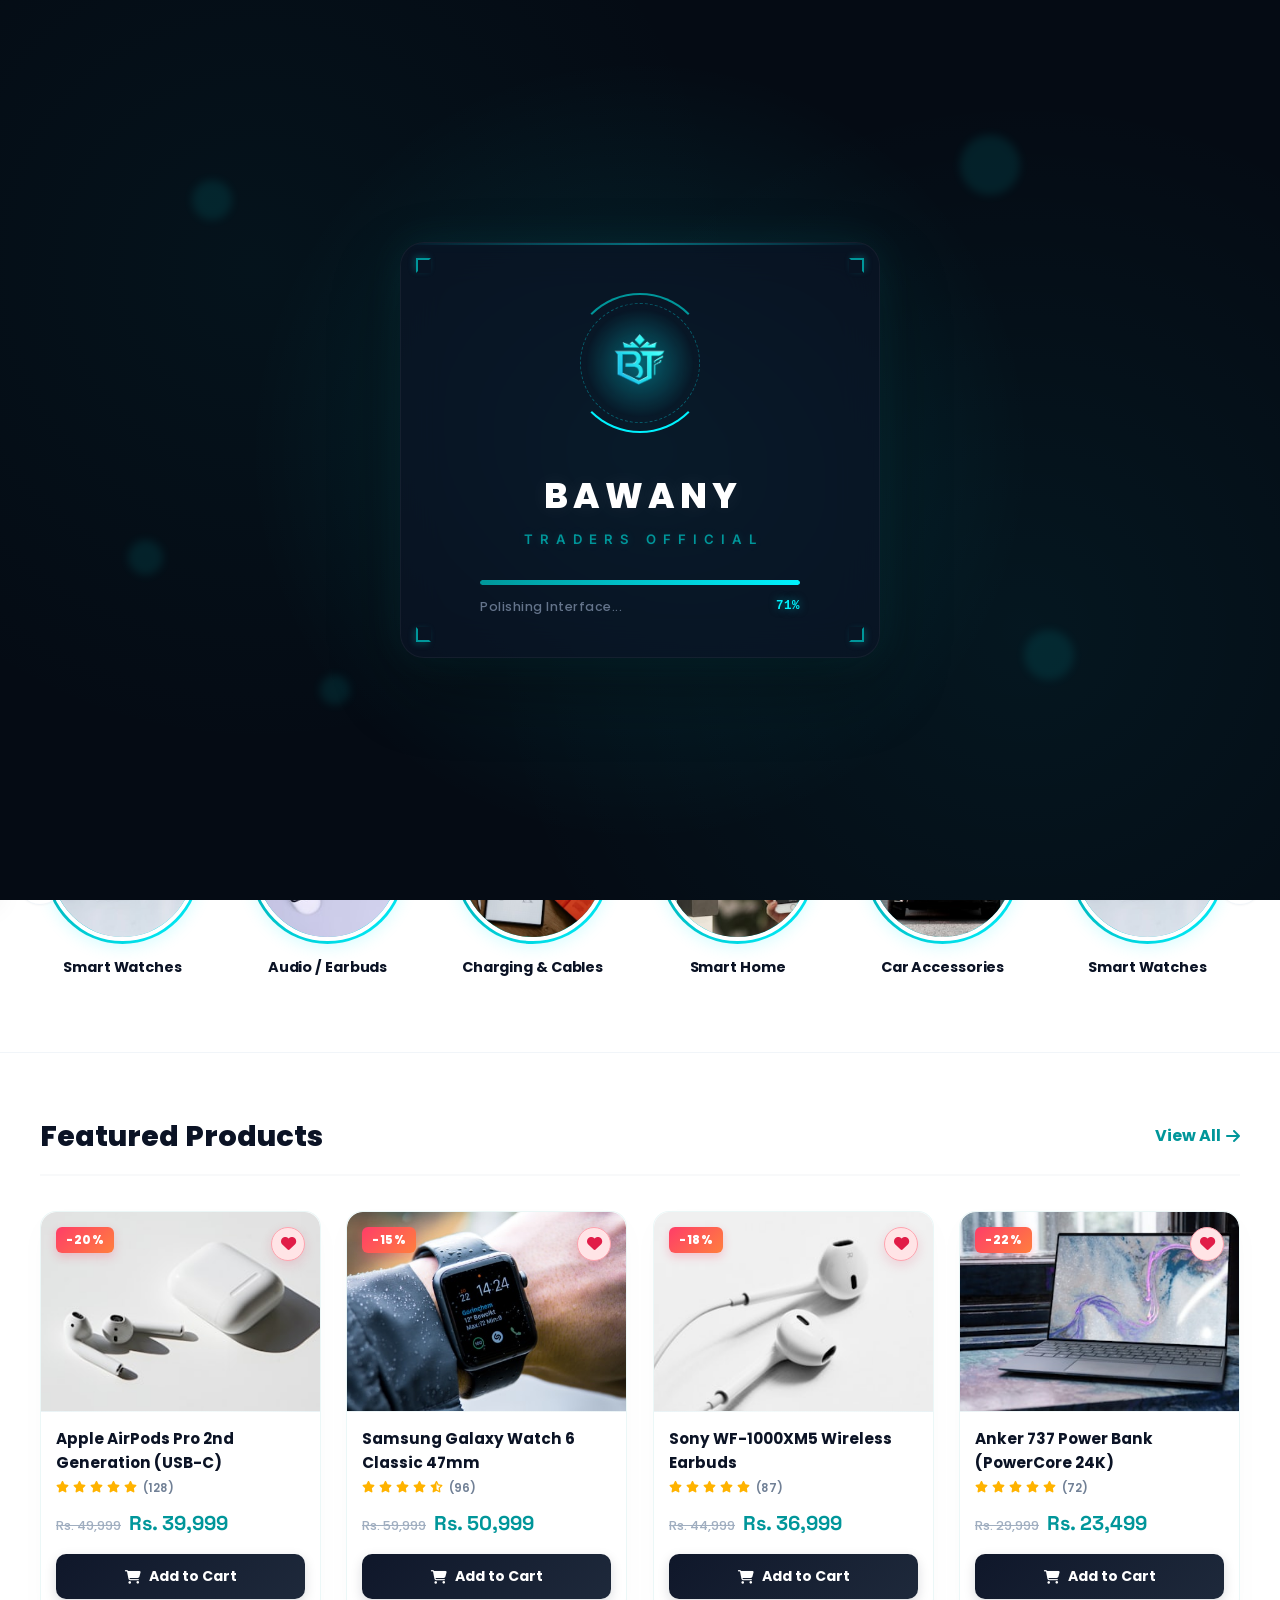
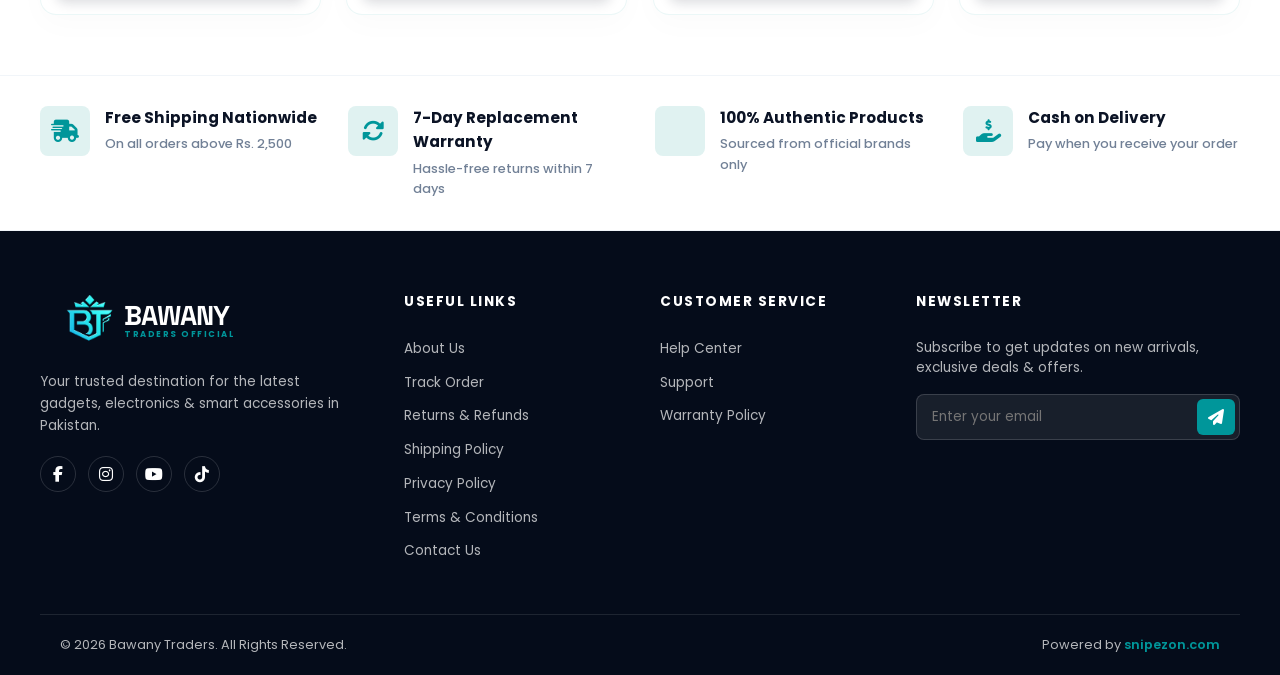
<file: index.html>
<!DOCTYPE html>
<html lang="en">
<head>
  <meta charset="UTF-8">
  <meta name="viewport" content="width=device-width, initial-scale=1.0">
  <title>Bawany Traders | Premium & Smart Accessories</title>
  <meta name="description" content="Shop the latest smartwatches, wireless earbuds, cables, chargers and smart home accessories in Pakistan. Fast delivery and cash on delivery.">
  <!-- Stylesheets -->
  <link rel="stylesheet" href="styles.css">
  <!-- FontAwesome for Icons -->
  <link rel="stylesheet" href="https://cdnjs.cloudflare.com/ajax/libs/font-awesome/6.4.0/css/all.min.css">
</head>
<body class="preloader-active">

  <!-- ==========================================
       PRELOADER / WELCOME SCREEN (ENHANCED TECH PRELOADER)
       ========================================== -->
  <div id="preloader">
    <!-- Animated background particles -->
    <div class="preloader-bg-particles">
      <span class="p-dot"></span>
      <span class="p-dot"></span>
      <span class="p-dot"></span>
      <span class="p-dot"></span>
      <span class="p-dot"></span>
      <span class="p-dot"></span>
    </div>
    
    <div class="preloader-card">
      <!-- HUD Tech Corners -->
      <div class="hud-corner tl"></div>
      <div class="hud-corner tr"></div>
      <div class="hud-corner bl"></div>
      <div class="hud-corner br"></div>
      
      <!-- Hologram Scanline -->
      <div class="hologram-scanline"></div>

      <div class="preloader-content">
        <!-- Tech Spinner Rings + Logo -->
        <div class="preloader-logo-wrapper">
          <div class="spinner-ring outer-ring"></div>
          <div class="spinner-ring inner-ring"></div>
          <img src="images/logo.png" alt="Bawany Traders Logo" class="preloader-logo">
          <div class="preloader-glow"></div>
        </div>
        
        <div class="preloader-text">
          <span class="preloader-title" id="preloaderTitle">
            <span class="preloader-letter">B</span>
            <span class="preloader-letter">A</span>
            <span class="preloader-letter">W</span>
            <span class="preloader-letter">A</span>
            <span class="preloader-letter">N</span>
            <span class="preloader-letter">Y</span>
          </span>
          <span class="preloader-subtitle">TRADERS OFFICIAL</span>
        </div>
        
        <!-- Progress Bar & Percentage Counter -->
        <div class="preloader-progress-box">
          <div class="preloader-progress-container">
            <div class="preloader-progress-bar"></div>
          </div>
          <div class="preloader-status">
            <span class="preloader-loading-text">Connecting to Server...</span>
            <span class="preloader-percentage" id="preloaderPercent">0%</span>
          </div>
        </div>
      </div>
    </div>
  </div>

  <!-- ==========================================
       HEADER SECTION
       ========================================== -->
  <header>
    <!-- Top Bar Ticker -->
    <div class="top-bar-ticker">
      <div class="container">
        <div class="ticker-left">
          <a href="mailto:info@bawanytradersofficial.com"><i class="far fa-envelope"></i> info@bawanytradersofficial.com</a>
        </div>
        <div class="ticker-center">
          <div class="ticker-wrapper">
            <div class="ticker-text">JOIN OUR COMMUNITY GROUP TODAY - SEND YOUR NAME, CITY & AREA TO 0314-0270274</div>
          </div>
        </div>
        <div class="ticker-right">
          <a href="#" aria-label="Facebook"><i class="fab fa-facebook-f"></i></a>
          <a href="#" aria-label="Instagram"><i class="fab fa-instagram"></i></a>
          <a href="#" aria-label="TikTok"><i class="fab fa-tiktok"></i></a>
        </div>
      </div>
    </div>

    <!-- Main Navigation Bar -->
    <div class="main-nav">
      <div class="container">
        <!-- Hamburger Menu for Mobile -->
        <button class="mobile-toggle" id="mobileToggle" aria-label="Open navigation menu">
          <i class="fas fa-bars"></i>
        </button>

        <!-- Brand Logo -->
        <a href="index.html" class="logo" id="brandLogo">
          <img src="images/logo.png" alt="Bawany Traders" class="logo-img">
          <div class="logo-text-wrapper">
            <span class="logo-title">BAWANY</span>
            <span class="logo-subtitle">TRADERS OFFICIAL</span>
          </div>
        </a>

        <!-- Search Container -->
        <div class="search-container">
          <select class="search-category" id="searchCategory" aria-label="Select category filter">
            <option>All Categories</option>
            <option>Smart Watches</option>
            <option>Audio / Earbuds</option>
            <option>Charging & Cables</option>
            <option>Smart Home</option>
            <option>Car Accessories</option>
          </select>
          <input type="text" class="search-input" id="searchInput" placeholder="Search for products, brands and more..." aria-label="Search inputs">
          <button class="search-btn" id="searchBtn" aria-label="Execute search">
            <i class="fas fa-search"></i>
          </button>
        </div>

        <!-- Action Items (Wishlist, Cart, Account) -->
        <div class="nav-actions">

          <a href="wishlist.html" class="nav-action-item" id="wishlistAction">
            <i class="far fa-heart"></i>
            <span>Wishlist</span>
            <span class="badge" id="wishlistBadge">4</span>
          </a>
          <a href="cart.html" class="nav-action-item" id="cartAction">
            <i class="fas fa-shopping-cart"></i>
            <span>Cart</span>
            <span class="badge" id="cartBadge">0</span>
          </a>
          <div class="nav-action-item" id="accountAction">
            <i class="far fa-user"></i>
            <span>Account</span>
          </div>
        </div>
      </div>
    </div>

    <!-- Sub Navigation Bar -->
    <nav class="sub-nav">
      <div class="container">
        <!-- Category Dropdown Button -->
        <div class="category-dropdown">
          <button class="category-btn" id="categoryBtn">
            <i class="fas fa-bars"></i>
            <span>Shop by Categories</span>
            <i class="fas fa-chevron-down" style="font-size: 0.75rem;"></i>
          </button>
          <!-- Category Hover/Click Menu -->
          <div class="category-menu" id="categoryMenu">
            <a href="#"><i class="fas fa-laptop" style="margin-right: 10px; width: 15px;"></i> Electronics</a>
            <a href="#"><i class="fas fa-clock" style="margin-right: 10px; width: 15px;"></i> Smart Watches</a>
            <a href="#"><i class="fas fa-headphones" style="margin-right: 10px; width: 15px;"></i> Audio / Earbuds</a>
            <a href="#"><i class="fas fa-bolt" style="margin-right: 10px; width: 15px;"></i> Charging & Cables</a>
            <a href="#"><i class="fas fa-home" style="margin-right: 10px; width: 15px;"></i> Smart Home</a>
            <a href="#"><i class="fas fa-car" style="margin-right: 10px; width: 15px;"></i> Car Accessories</a>
          </div>
        </div>

        <!-- Navigation Links -->
        <div class="nav-links">
          <a href="index.html" class="active">Home</a>
          <a href="products.html">All Products</a>
          
          <a href="deals.html">Deals</a>
          <a href="about.html">About Us</a>
          <a href="contact.html">Contact Us</a>
          <a href="track.html">Track Order</a>
        </div>
      </div>
    </nav>
  </header>

  <!-- Mobile Sidebar / Drawer -->
  <div class="drawer-overlay" id="drawerOverlay"></div>
  <div class="mobile-nav-drawer" id="mobileDrawer">
    <div class="drawer-header">
      <a href="index.html" class="logo">
        <img src="images/logo.png" alt="Bawany Traders" class="logo-img">
        <div class="logo-text-wrapper">
          <span class="logo-title">BAWANY</span>
          <span class="logo-subtitle">TRADERS OFFICIAL</span>
        </div>
      </a>
      <button class="drawer-close" id="drawerClose" aria-label="Close menu">&times;</button>
    </div>
    <div class="drawer-content">
      <div class="drawer-menu">
        <a href="index.html" class="active">Home</a>
        <a href="products.html">All Products</a>
        <a href="#">Best Sellers</a>
        <a href="deals.html">Deals</a>
        <a href="about.html">About Us</a>
        <a href="contact.html">Contact Us</a>
      </div>
      <div class="drawer-categories-title">Categories</div>
      <div class="drawer-menu">
        <a href="#">Smart Watches</a>
        <a href="#">Audio / Earbuds</a>
        <a href="#">Charging & Cables</a>
        <a href="#">Smart Home</a>
        <a href="#">Car Accessories</a>
      </div>
    </div>
  </div>

  <!-- ==========================================
       HERO BANNER SECTION (CAROUSEL SLIDER)
       ========================================== -->
  <section class="hero-section">
    <div class="container">
      <div class="hero-slider">
        <div class="slide-track">
          
          <!-- Slide 1: Discover Premium Gadgets (Purple) -->
          <div class="slide active">
            <img src="images/hero-banner1.png" alt="Discover Premium Gadgets" class="slide-img">
          </div>

          <!-- Slide 2: Next-Gen Gadgets (Blue) -->
          <div class="slide">
            <img src="images/hero-banner2.jpg" alt="Next-Gen Gadgets For Smart Living" class="slide-img">
          </div>

          <!-- Slide 3: Must-Have Gadgets (Light) -->
          <div class="slide">
            <img src="images/hero-banner3.jpg" alt="Must-Have Gadgets for Everyday Life" class="slide-img">
          </div>

          <!-- Slide 4: Next-Level Gadgets (Green) -->
          <div class="slide">
            <img src="images/hero-banner4.jpg" alt="Next-Level Gadgets For Modern Living" class="slide-img">
          </div>

        </div>

        <!-- Carousel Dots -->
        <div class="carousel-dots">
          <div class="dot active"></div>
          <div class="dot"></div>
          <div class="dot"></div>
          <div class="dot"></div>
        </div>

        <!-- Slider Arrows -->
        <button class="slider-arrow prev-arrow" id="prevSlide" aria-label="Previous slide"><i class="fas fa-chevron-left"></i></button>
        <button class="slider-arrow next-arrow" id="nextSlide" aria-label="Next slide"><i class="fas fa-chevron-right"></i></button>
      </div>
    </div>
  </section>

  <!-- ==========================================
       SHOP BY CATEGORY SECTION
       ========================================== -->
  <section class="category-section">
    <div class="container">
      <h2 class="section-title reveal-on-scroll">Shop by Category</h2>
      
      <div class="category-slider-wrapper reveal-on-scroll reveal-scale">
        <!-- Minimalist Left Navigation Arrow -->
        <button class="category-arrow prev" id="catPrevBtn" aria-label="Previous categories">
          <i class="fas fa-chevron-left"></i>
        </button>

        <!-- Scroll Slider Container -->
        <div class="category-slider-container" id="categorySlider">
          <div class="category-track">
            
            <!-- Group 1 -->
            <div class="category-group">
              <!-- Card 1: Smart Watches -->
              <a href="products.html" class="category-card" id="catWatches1">
                <div class="category-img-wrapper">
                  <img src="images/cat-watches.png" alt="Smart Watches">
                </div>
                <span class="category-title">Smart Watches</span>
              </a>

              <!-- Card 2: Audio / Earbuds -->
              <a href="products.html" class="category-card" id="catAudio1">
                <div class="category-img-wrapper">
                  <img src="images/cat-audio.png" alt="Audio / Earbuds">
                </div>
                <span class="category-title">Audio / Earbuds</span>
              </a>

              <!-- Card 3: Charging & Cables -->
              <a href="products.html" class="category-card" id="catCharging1">
                <div class="category-img-wrapper">
                  <img src="images/cat-charging.png" alt="Charging & Cables">
                </div>
                <span class="category-title">Charging & Cables</span>
              </a>

              <!-- Card 4: Smart Home -->
              <a href="products.html" class="category-card" id="catSmartHome1">
                <div class="category-img-wrapper">
                  <img src="images/cat-smarthome.png" alt="Smart Home">
                </div>
                <span class="category-title">Smart Home</span>
              </a>

              <!-- Card 5: Car Accessories -->
              <a href="products.html" class="category-card" id="catCar1">
                <div class="category-img-wrapper">
                  <img src="images/cat-car.png" alt="Car Accessories">
                </div>
                <span class="category-title">Car Accessories</span>
              </a>
            </div>

            <!-- Group 2 (Duplicate for Seamless Infinite Loop) -->
            <div class="category-group" aria-hidden="true">
              <!-- Card 1: Smart Watches -->
              <a href="products.html" class="category-card" id="catWatches2">
                <div class="category-img-wrapper">
                  <img src="images/cat-watches.png" alt="Smart Watches">
                </div>
                <span class="category-title">Smart Watches</span>
              </a>

              <!-- Card 2: Audio / Earbuds -->
              <a href="products.html" class="category-card" id="catAudio2">
                <div class="category-img-wrapper">
                  <img src="images/cat-audio.png" alt="Audio / Earbuds">
                </div>
                <span class="category-title">Audio / Earbuds</span>
              </a>

              <!-- Card 3: Charging & Cables -->
              <a href="products.html" class="category-card" id="catCharging2">
                <div class="category-img-wrapper">
                  <img src="images/cat-charging.png" alt="Charging & Cables">
                </div>
                <span class="category-title">Charging & Cables</span>
              </a>

              <!-- Card 4: Smart Home -->
              <a href="products.html" class="category-card" id="catSmartHome2">
                <div class="category-img-wrapper">
                  <img src="images/cat-smarthome.png" alt="Smart Home">
                </div>
                <span class="category-title">Smart Home</span>
              </a>

              <!-- Card 5: Car Accessories -->
              <a href="products.html" class="category-card" id="catCar2">
                <div class="category-img-wrapper">
                  <img src="images/cat-car.png" alt="Car Accessories">
                </div>
                <span class="category-title">Car Accessories</span>
              </a>
            </div>

          </div>
        </div>

        <!-- Minimalist Right Navigation Arrow -->
        <button class="category-arrow next" id="catNextBtn" aria-label="Next categories">
          <i class="fas fa-chevron-right"></i>
        </button>
      </div>
    </div>
  </section>

  <!-- ==========================================
       FEATURED PRODUCTS SECTION
       ========================================== -->
  <section class="section-padding">
    <div class="container">
      <!-- Section Header -->
      <div class="featured-header">
        <h2>Featured Products</h2>
        <a href="#" class="view-all-link">View All <i class="fas fa-arrow-right"></i></a>
      </div>

      <!-- Products Grid -->
      <div class="products-grid" data-stagger="true">
        
        <!-- Product 1: Apple AirPods Pro 2 -->
        <div class="product-card reveal-on-scroll" id="prodAirpods">
          <span class="product-badge">-20%</span>
          <button class="wishlist-btn-corner active" aria-label="Remove from wishlist"><i class="fas fa-heart"></i></button>
          
          <div class="product-img-wrapper">
            <a href="product-detail.html?product=airpods">
              <img src="images/prod-airpods.png" alt="Apple AirPods Pro 2nd Gen">
            </a>
          </div>
          
          <div class="product-info">
            <h3 class="product-title"><a href="product-detail.html?product=airpods">Apple AirPods Pro 2nd Generation (USB-C)</a></h3>
            <div class="product-rating">
              <i class="fas fa-star"></i>
              <i class="fas fa-star"></i>
              <i class="fas fa-star"></i>
              <i class="fas fa-star"></i>
              <i class="fas fa-star"></i>
              <span class="rating-count">(128)</span>
            </div>
            <div class="product-price">
              <span class="price-old">Rs. 49,999</span>
              <span class="price-current">Rs. 39,999</span>
            </div>
            <button class="add-to-cart-btn"><i class="fas fa-shopping-cart"></i> Add to Cart</button>
          </div>
        </div>

        <!-- Product 2: Samsung Galaxy Watch 6 -->
        <div class="product-card reveal-on-scroll" id="prodGalaxyWatch">
          <span class="product-badge">-15%</span>
          <button class="wishlist-btn-corner active" aria-label="Remove from wishlist"><i class="fas fa-heart"></i></button>
          
          <div class="product-img-wrapper">
            <a href="product-detail.html?product=galaxywatch">
              <img src="images/prod-galaxywatch.png" alt="Samsung Galaxy Watch 6 Classic">
            </a>
          </div>
          
          <div class="product-info">
            <h3 class="product-title"><a href="product-detail.html?product=galaxywatch">Samsung Galaxy Watch 6 Classic 47mm</a></h3>
            <div class="product-rating">
              <i class="fas fa-star"></i>
              <i class="fas fa-star"></i>
              <i class="fas fa-star"></i>
              <i class="fas fa-star"></i>
              <i class="fas fa-star-half-alt"></i>
              <span class="rating-count">(96)</span>
            </div>
            <div class="product-price">
              <span class="price-old">Rs. 59,999</span>
              <span class="price-current">Rs. 50,999</span>
            </div>
            <button class="add-to-cart-btn"><i class="fas fa-shopping-cart"></i> Add to Cart</button>
          </div>
        </div>

        <!-- Product 3: Sony WF-1000XM5 -->
        <div class="product-card reveal-on-scroll" id="prodSony">
          <span class="product-badge">-18%</span>
          <button class="wishlist-btn-corner active" aria-label="Remove from wishlist"><i class="fas fa-heart"></i></button>
          
          <div class="product-img-wrapper">
            <a href="product-detail.html?product=sony">
              <img src="images/prod-sony.png" alt="Sony WF-1000XM5 Wireless Earbuds">
            </a>
          </div>
          
          <div class="product-info">
            <h3 class="product-title"><a href="product-detail.html?product=sony">Sony WF-1000XM5 Wireless Earbuds</a></h3>
            <div class="product-rating">
              <i class="fas fa-star"></i>
              <i class="fas fa-star"></i>
              <i class="fas fa-star"></i>
              <i class="fas fa-star"></i>
              <i class="fas fa-star"></i>
              <span class="rating-count">(87)</span>
            </div>
            <div class="product-price">
              <span class="price-old">Rs. 44,999</span>
              <span class="price-current">Rs. 36,999</span>
            </div>
            <button class="add-to-cart-btn"><i class="fas fa-shopping-cart"></i> Add to Cart</button>
          </div>
        </div>

        <!-- Product 4: Anker 737 Power Bank -->
        <div class="product-card reveal-on-scroll" id="prodAnker">
          <span class="product-badge">-22%</span>
          <button class="wishlist-btn-corner active" aria-label="Remove from wishlist"><i class="fas fa-heart"></i></button>
          
          <div class="product-img-wrapper">
            <a href="product-detail.html?product=anker">
              <img src="images/prod-anker.png" alt="Anker 737 Power Bank">
            </a>
          </div>
          
          <div class="product-info">
            <h3 class="product-title"><a href="product-detail.html?product=anker">Anker 737 Power Bank (PowerCore 24K)</a></h3>
            <div class="product-rating">
              <i class="fas fa-star"></i>
              <i class="fas fa-star"></i>
              <i class="fas fa-star"></i>
              <i class="fas fa-star"></i>
              <i class="fas fa-star"></i>
              <span class="rating-count">(72)</span>
            </div>
            <div class="product-price">
              <span class="price-old">Rs. 29,999</span>
              <span class="price-current">Rs. 23,499</span>
            </div>
            <button class="add-to-cart-btn"><i class="fas fa-shopping-cart"></i> Add to Cart</button>
          </div>
        </div>

      </div>
    </div>
  </section>

  <!-- ==========================================
       TRUST / VALUE PROPS SECTION
       ========================================== -->
  <section class="trust-bar">
    <div class="container">
      <div class="trust-grid" data-stagger="true">
        
        <!-- Prop 1: Free Shipping -->
        <div class="trust-item reveal-on-scroll">
          <div class="trust-icon-wrapper">
            <i class="fas fa-shipping-fast"></i>
          </div>
          <div class="trust-text">
            <h4>Free Shipping Nationwide</h4>
            <p>On all orders above Rs. 2,500</p>
          </div>
        </div>

        <!-- Prop 2: 7-Day Replacement Warranty -->
        <div class="trust-item reveal-on-scroll">
          <div class="trust-icon-wrapper">
            <i class="fas fa-sync-alt"></i>
          </div>
          <div class="trust-text">
            <h4>7-Day Replacement Warranty</h4>
            <p>Hassle-free returns within 7 days</p>
          </div>
        </div>

        <!-- Prop 3: 100% Authentic Products -->
        <div class="trust-item reveal-on-scroll">
          <div class="trust-icon-wrapper">
            <i class="fas fa-check-shield"></i>
          </div>
          <div class="trust-text">
            <h4>100% Authentic Products</h4>
            <p>Sourced from official brands only</p>
          </div>
        </div>

        <!-- Prop 4: Cash on Delivery -->
        <div class="trust-item reveal-on-scroll">
          <div class="trust-icon-wrapper">
            <i class="fas fa-hand-holding-usd"></i>
          </div>
          <div class="trust-text">
            <h4>Cash on Delivery</h4>
            <p>Pay when you receive your order</p>
          </div>
        </div>

      </div>
    </div>
  </section>

  <!-- ==========================================
       FOOTER SECTION (DARK THEME)
       ========================================== -->
  <footer>
    <div class="container">
      <div class="footer-top" data-stagger="true">
        
        <!-- Column 1: Brand details -->
        <div class="footer-column footer-brand reveal-on-scroll">
          <a href="index.html" class="logo">
            <img src="images/logo.png" alt="Bawany Traders" class="logo-img">
            <div class="logo-text-wrapper">
              <span class="logo-title" style="color: var(--white);">BAWANY</span>
              <span class="logo-subtitle">TRADERS OFFICIAL</span>
            </div>
          </a>
          <p>Your trusted destination for the latest gadgets, electronics & smart accessories in Pakistan.</p>
          <div class="social-links">
            <a href="#" class="social-link" aria-label="Facebook"><i class="fab fa-facebook-f"></i></a>
            <a href="#" class="social-link" aria-label="Instagram"><i class="fab fa-instagram"></i></a>
            <a href="#" class="social-link" aria-label="YouTube"><i class="fab fa-youtube"></i></a>
            <a href="#" class="social-link" aria-label="TikTok"><i class="fab fa-tiktok"></i></a>
          </div>
        </div>

        <!-- Column 2: Useful Links -->
        <div class="footer-column reveal-on-scroll">
          <h3>Useful Links</h3>
          <ul class="footer-links-list">
            <li><a href="about.html">About Us</a></li>
            <li><a href="track.html">Track Order</a></li>
            <li><a href="#">Returns & Refunds</a></li>
            <li><a href="#">Shipping Policy</a></li>
            <li><a href="privacy-policy.html">Privacy Policy</a></li>
            <li><a href="#">Terms & Conditions</a></li>
            <li><a href="contact.html">Contact Us</a></li>
          </ul>
        </div>

        <!-- Column 3: Customer Service -->
        <div class="footer-column reveal-on-scroll">
          <h3>Customer Service</h3>
          <ul class="footer-links-list">
            <li><a href="#">Help Center</a></li>
            <li><a href="#">Support</a></li>
            <li><a href="#">Warranty Policy</a></li>
          </ul>
        </div>

        <!-- Column 4: Newsletter -->
        <div class="footer-column reveal-on-scroll">
          <h3>Newsletter</h3>
          <p style="font-size: 0.85rem; margin-bottom: 15px; line-height: 1.5;">Subscribe to get updates on new arrivals, exclusive deals & offers.</p>
          <form class="newsletter-form" id="newsletterForm">
            <input type="email" class="newsletter-input" id="newsletterInput" placeholder="Enter your email" required aria-label="Email address for subscription">
            <button type="submit" class="newsletter-btn" aria-label="Subscribe to newsletter">
              <i class="fas fa-paper-plane"></i>
            </button>
          </form>
        </div>

      </div>

      <!-- Copyright Bottom -->
      <div class="footer-bottom">
        <div class="container">
          <p>&copy; 2026 Bawany Traders. All Rights Reserved.</p>
          <p>Powered by <a href="https://snipezon.com" target="_blank" style="color: var(--primary-teal); text-decoration: none; font-weight: 600;">snipezon.com</a></p>
        </div>
      </div>
    </div>
  </footer>

  <!-- Scripts -->
  <script src="script.js"></script>
</body>
</html>
</file>
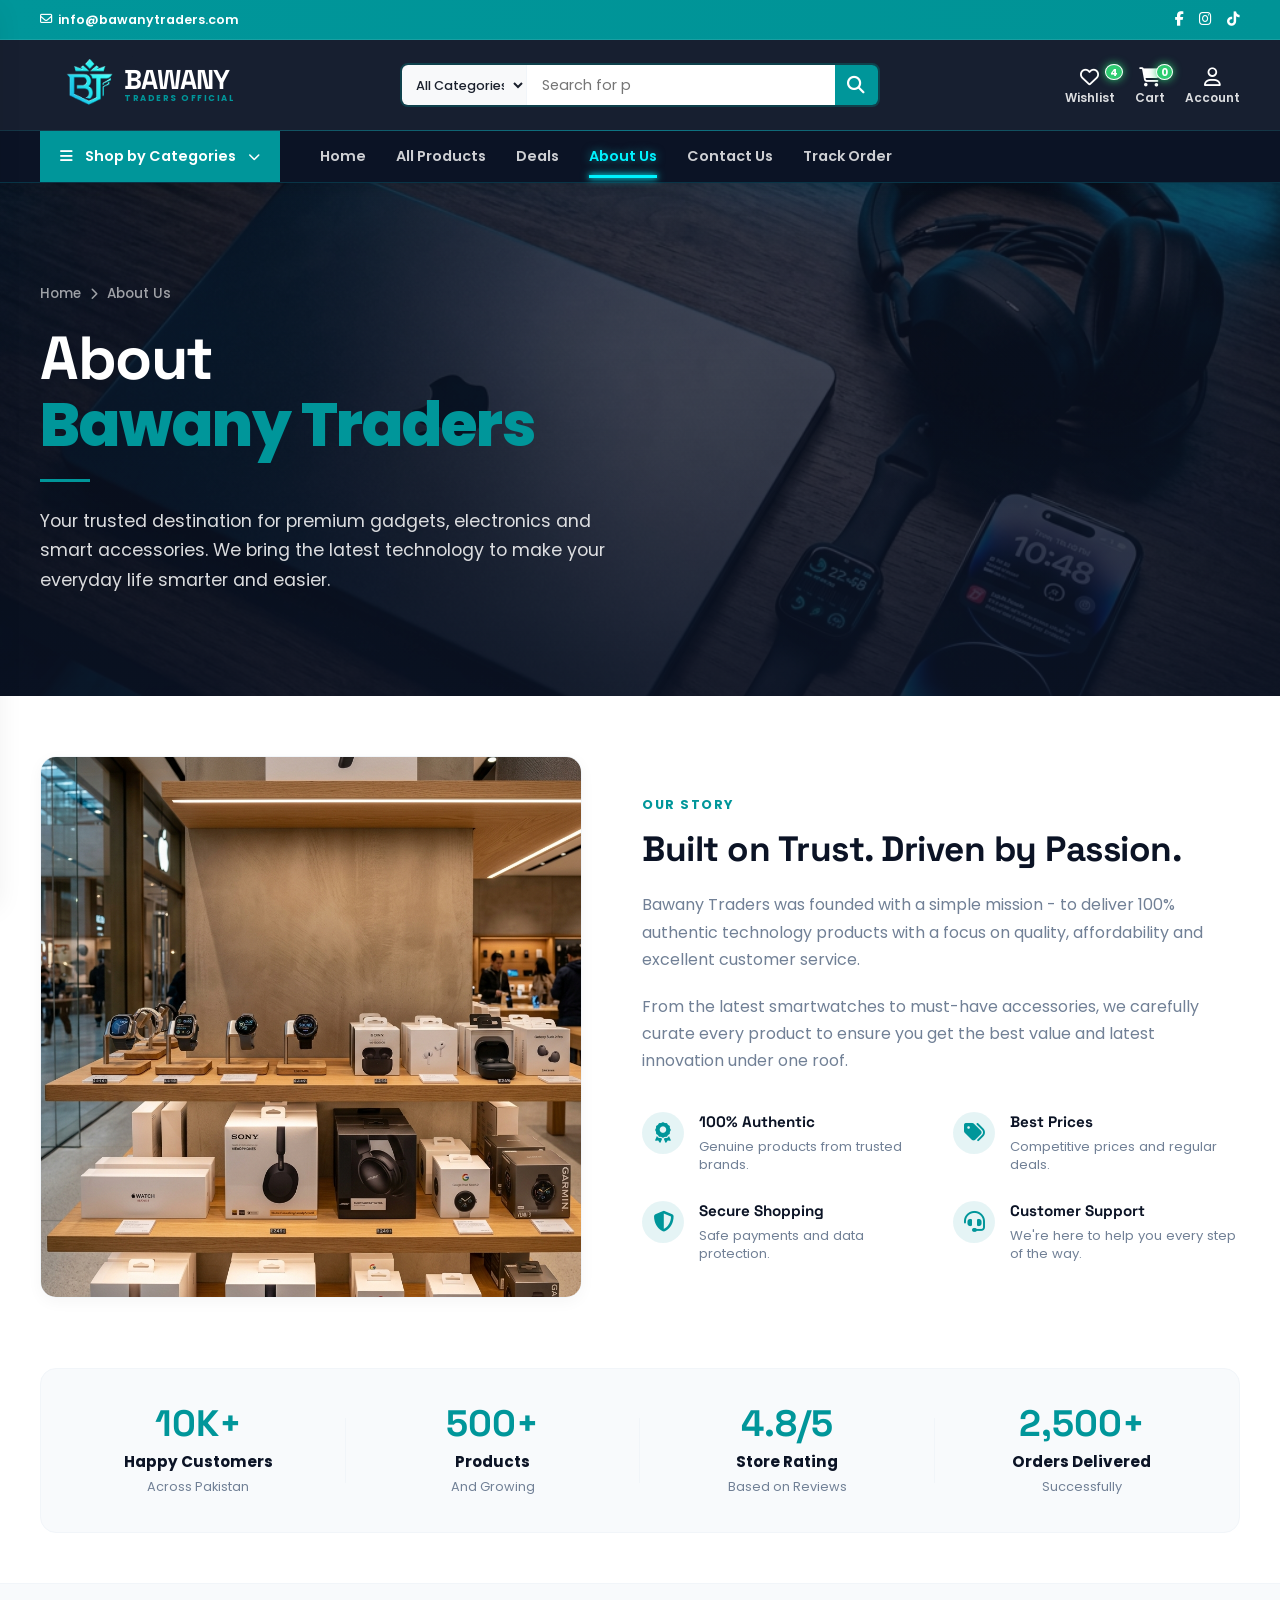
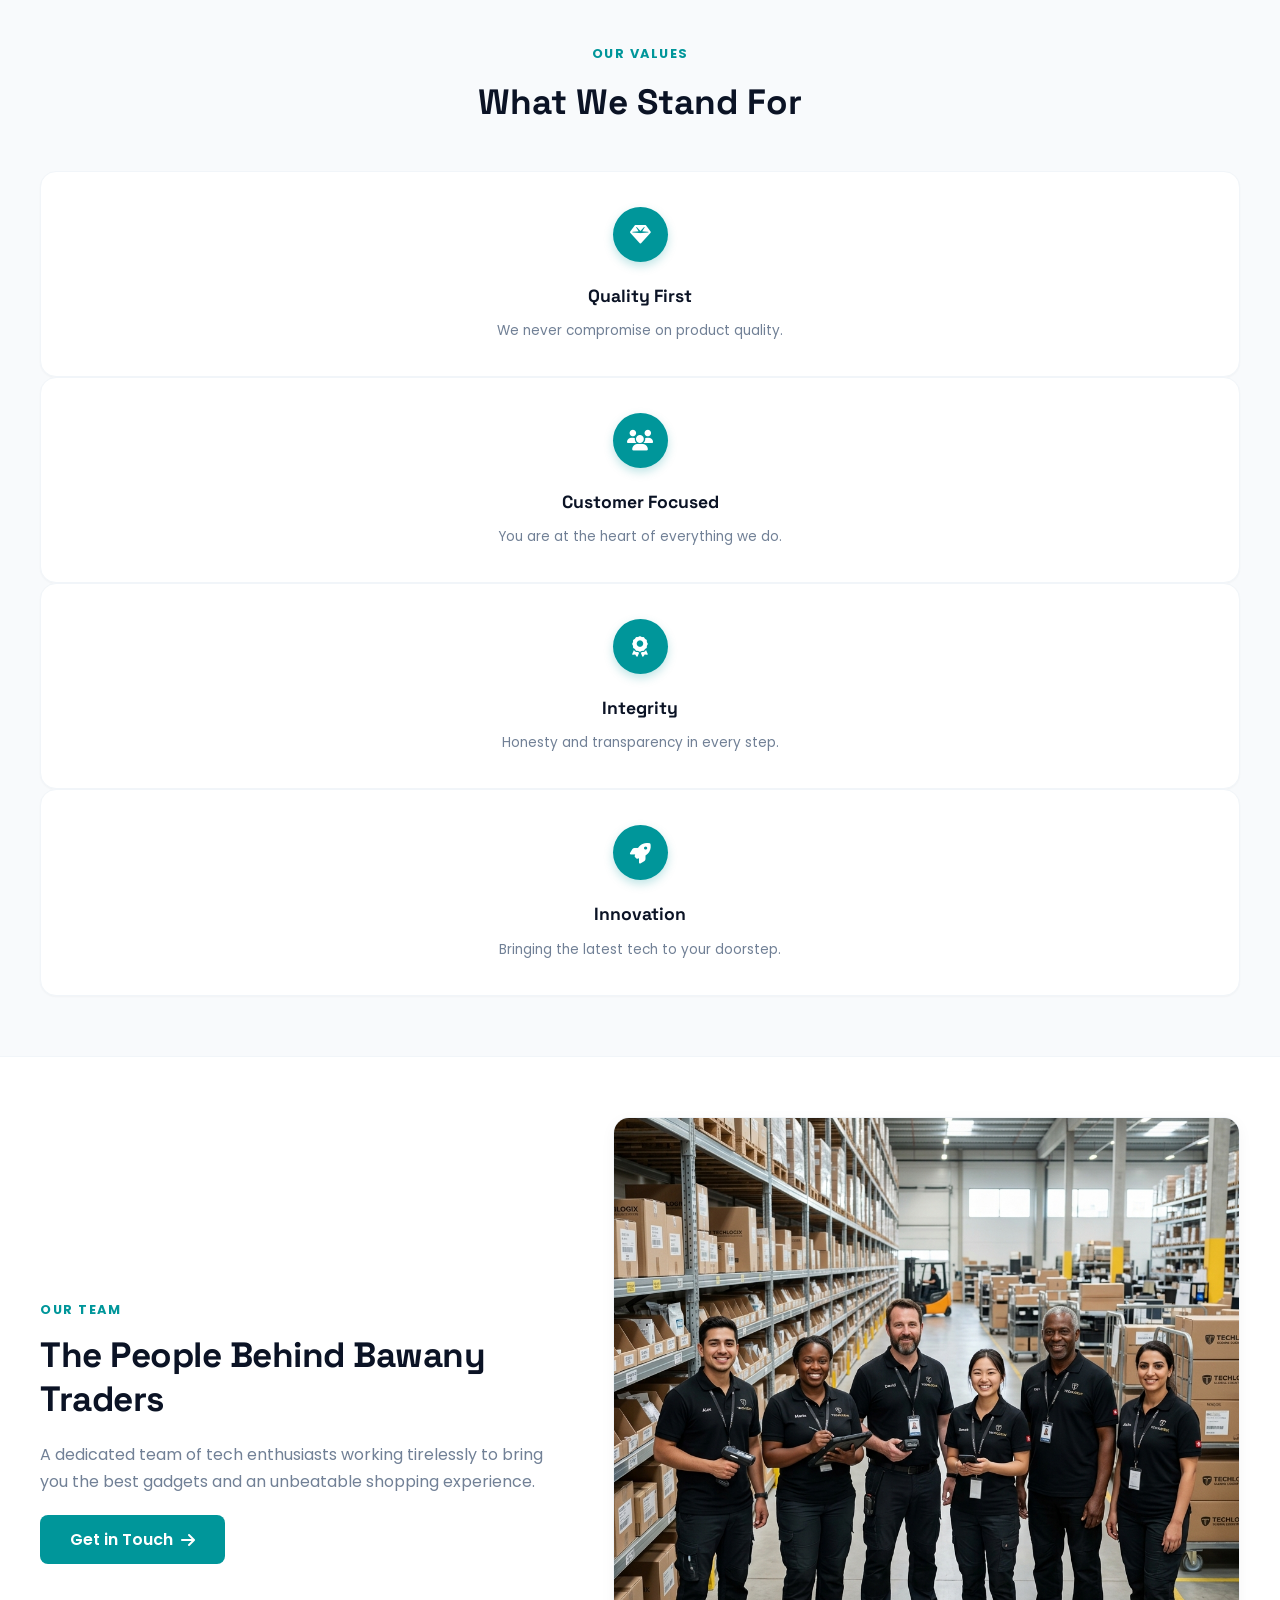
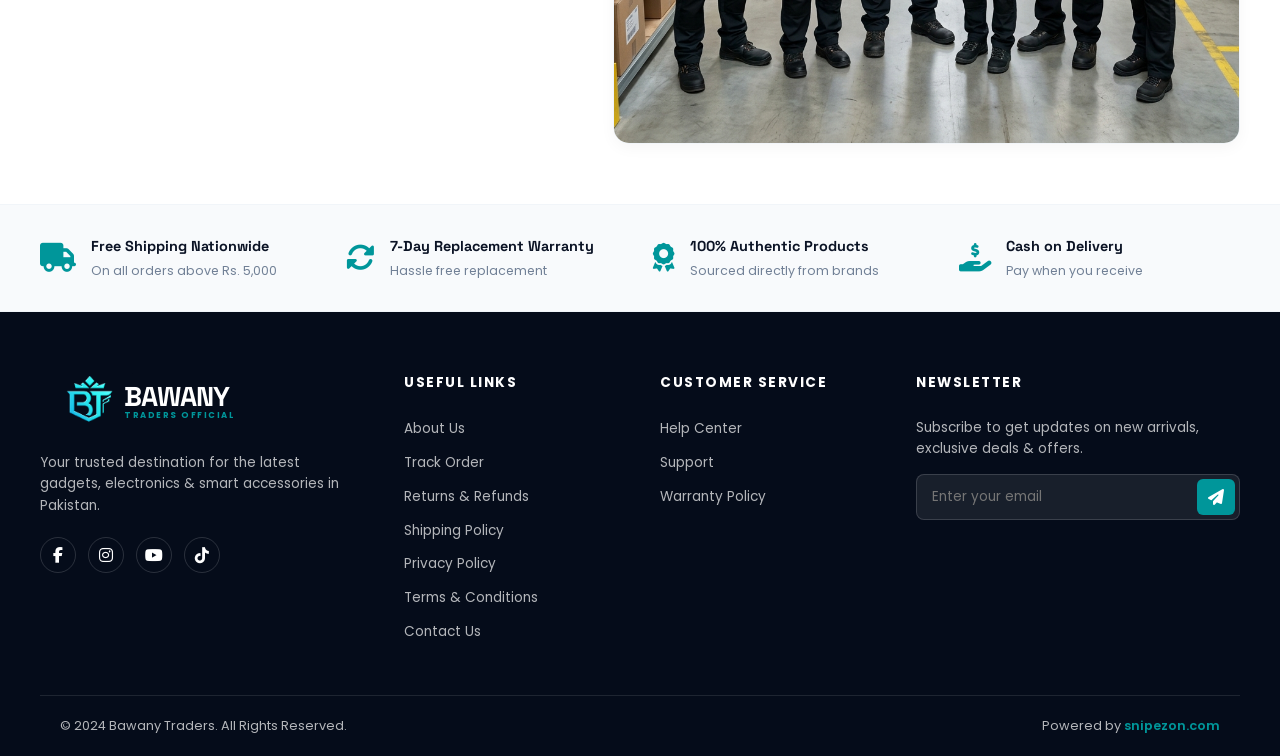
<file: about.html>
<!DOCTYPE html>
<html lang="en">
<head>
  <meta charset="UTF-8">
  <meta name="viewport" content="width=device-width, initial-scale=1.0">
  <title>About Us | Bawany Traders</title>
  <meta name="description" content="Learn more about Bawany Traders, our journey, values, and why we are Pakistan's most trusted premium electronics flagship store.">
  <!-- Stylesheets -->
  <link rel="stylesheet" href="styles.css">
  <!-- FontAwesome for Icons -->
  <link rel="stylesheet" href="https://cdnjs.cloudflare.com/ajax/libs/font-awesome/6.4.0/css/all.min.css">
</head>
<body>

  <!-- ==========================================
       HEADER SECTION
       ========================================== -->
  <header>
    <!-- Top Bar Ticker -->
    <div class="top-bar-ticker">
      <div class="container">
        <div class="ticker-left">
          <a href="mailto:info@bawanytraders.com"><i class="far fa-envelope"></i> info@bawanytraders.com</a>
        </div>
        <div class="ticker-center">
          <div class="ticker-wrapper">
            <div class="ticker-text">JOIN OUR COMMUNITY GROUP TODAY - SEND YOUR NAME, CITY & AREA TO 0314-0270274</div>
          </div>
        </div>
        <div class="ticker-right">
          <a href="#" aria-label="Facebook"><i class="fab fa-facebook-f"></i></a>
          <a href="#" aria-label="Instagram"><i class="fab fa-instagram"></i></a>
          <a href="#" aria-label="TikTok"><i class="fab fa-tiktok"></i></a>
        </div>
      </div>
    </div>

    <!-- Main Navigation Bar -->
    <div class="main-nav">
      <div class="container">
        <!-- Hamburger Menu for Mobile -->
        <button class="mobile-toggle" id="mobileToggle" aria-label="Open navigation menu">
          <i class="fas fa-bars"></i>
        </button>

        <!-- Brand Logo -->
        <a href="index.html" class="logo" id="brandLogo">
          <img src="images/logo.png" alt="Bawany Traders" class="logo-img">
          <div class="logo-text-wrapper">
            <span class="logo-title">BAWANY</span>
            <span class="logo-subtitle">TRADERS OFFICIAL</span>
          </div>
        </a>

        <!-- Search Container -->
        <div class="search-container">
          <select class="search-category" id="searchCategory" aria-label="Select category filter">
            <option>All Categories</option>
            <option>Smart Watches</option>
            <option>Audio / Earbuds</option>
            <option>Charging & Cables</option>
            <option>Smart Home</option>
            <option>Car Accessories</option>
          </select>
          <input type="text" class="search-input" id="searchInput" placeholder="Search for products, brands and more..." aria-label="Search inputs">
          <button class="search-btn" id="searchBtn" aria-label="Execute search">
            <i class="fas fa-search"></i>
          </button>
        </div>

        <!-- Action Items (Wishlist, Cart, Account) -->
        <div class="nav-actions">

          <a href="wishlist.html" class="nav-action-item" id="wishlistAction">
            <i class="far fa-heart"></i>
            <span>Wishlist</span>
            <span class="badge" id="wishlistBadge">4</span>
          </a>
          <a href="cart.html" class="nav-action-item" id="cartAction">
            <i class="fas fa-shopping-cart"></i>
            <span>Cart</span>
            <span class="badge" id="cartBadge">0</span>
          </a>
          <div class="nav-action-item" id="accountAction">
            <i class="far fa-user"></i>
            <span>Account</span>
          </div>
        </div>
      </div>
    </div>

    <!-- Sub Navigation Bar -->
    <nav class="sub-nav">
      <div class="container">
        <!-- Category Dropdown Button -->
        <div class="category-dropdown">
          <button class="category-btn" id="categoryBtn">
            <i class="fas fa-bars"></i>
            <span>Shop by Categories</span>
            <i class="fas fa-chevron-down" style="font-size: 0.75rem;"></i>
          </button>
          <!-- Category Hover/Click Menu -->
          <div class="category-menu" id="categoryMenu">
            <a href="#"><i class="fas fa-laptop" style="margin-right: 10px; width: 15px;"></i> Electronics</a>
            <a href="#"><i class="fas fa-clock" style="margin-right: 10px; width: 15px;"></i> Smart Watches</a>
            <a href="#"><i class="fas fa-headphones" style="margin-right: 10px; width: 15px;"></i> Audio / Earbuds</a>
            <a href="#"><i class="fas fa-bolt" style="margin-right: 10px; width: 15px;"></i> Charging & Cables</a>
            <a href="#"><i class="fas fa-home" style="margin-right: 10px; width: 15px;"></i> Smart Home</a>
            <a href="#"><i class="fas fa-car" style="margin-right: 10px; width: 15px;"></i> Car Accessories</a>
          </div>
        </div>

        <!-- Navigation Links -->
        <div class="nav-links">
          <a href="index.html">Home</a>
          <a href="products.html">All Products</a>
        
          <a href="deals.html">Deals</a>
          <a href="about.html" class="active">About Us</a>
          <a href="contact.html">Contact Us</a>
          <a href="track.html">Track Order</a>
        </div>
      </div>
    </nav>
  </header>

  <!-- Mobile Sidebar / Drawer -->
  <div class="drawer-overlay" id="drawerOverlay"></div>
  <div class="mobile-nav-drawer" id="mobileDrawer">
    <div class="drawer-header">
      <a href="index.html" class="logo">
        <img src="images/logo.png" alt="Bawany Traders" class="logo-img">
        <div class="logo-text-wrapper">
          <span class="logo-title">BAWANY</span>
          <span class="logo-subtitle">TRADERS OFFICIAL</span>
        </div>
      </a>
      <button class="drawer-close" id="drawerClose" aria-label="Close menu">&times;</button>
    </div>
    <div class="drawer-content">
      <div class="drawer-menu">
        <a href="index.html">Home</a>
        <a href="products.html">All Products</a>
        <a href="#">Best Sellers</a>
        <a href="deals.html">Deals</a>
        <a href="about.html" class="active">About Us</a>
        <a href="contact.html">Contact Us</a>
      </div>
      <div class="drawer-categories-title">Categories</div>
      <div class="drawer-menu">
        <a href="#">Smart Watches</a>
        <a href="#">Audio / Earbuds</a>
        <a href="#">Charging & Cables</a>
        <a href="#">Smart Home</a>
        <a href="#">Car Accessories</a>
      </div>
    </div>
  </div>

  <!-- ==========================================
       ABOUT HERO BANNER
       ========================================== -->
  <section class="about-hero">
    <div class="container">
      <div class="about-breadcrumb">
        <a href="index.html">Home</a> <i class="fas fa-chevron-right" style="font-size: 0.75rem; margin: 0 5px;"></i> <span>About Us</span>
      </div>
      <h1 class="about-title-large">About<br><span class="text-teal">Bawany Traders</span></h1>
      <div class="about-sep-line"></div>
      <p class="about-hero-text">Your trusted destination for premium gadgets, electronics and smart accessories. We bring the latest technology to make your everyday life smarter and easier.</p>
    </div>
  </section>

  <!-- ==========================================
       OUR STORY / WHO WE ARE
       ========================================== -->
  <section class="section-padding" style="background-color: var(--white);">
    <div class="container">
      <div class="about-content-grid">
        
        <!-- Showcase Image -->
        <div class="about-img-container reveal-on-scroll reveal-left">
          <img src="images/about-showcase.png" alt="Bawany Traders Flagship Store Showcase">
        </div>

        <!-- Story Text -->
        <div class="about-text reveal-on-scroll reveal-right">
          <span class="section-badge">OUR STORY</span>
          <h2 class="about-section-heading">Built on Trust. Driven by Passion.</h2>
          <p class="about-text-p">Bawany Traders was founded with a simple mission - to deliver 100% authentic technology products with a focus on quality, affordability and excellent customer service.</p>
          <p class="about-text-p">From the latest smartwatches to must-have accessories, we carefully curate every product to ensure you get the best value and latest innovation under one roof.</p>
          
          <!-- Features list -->
          <div class="about-feature-grid">
            
            <div class="about-feature-item">
              <div class="about-feature-icon"><i class="fas fa-award"></i></div>
              <div class="about-feature-text">
                <h5>100% Authentic</h5>
                <p>Genuine products from trusted brands.</p>
              </div>
            </div>

            <div class="about-feature-item">
              <div class="about-feature-icon"><i class="fas fa-tags"></i></div>
              <div class="about-feature-text">
                <h5>Best Prices</h5>
                <p>Competitive prices and regular deals.</p>
              </div>
            </div>

            <div class="about-feature-item">
              <div class="about-feature-icon"><i class="fas fa-shield-alt"></i></div>
              <div class="about-feature-text">
                <h5>Secure Shopping</h5>
                <p>Safe payments and data protection.</p>
              </div>
            </div>

            <div class="about-feature-item">
              <div class="about-feature-icon"><i class="fas fa-headset"></i></div>
              <div class="about-feature-text">
                <h5>Customer Support</h5>
                <p>We're here to help you every step of the way.</p>
              </div>
            </div>

          </div>
        </div>

      </div>
    </div>
  </section>

  <!-- ==========================================
       STATS SECTION
       ========================================== -->
  <section class="about-stats-section">
    <div class="container">
      <div class="about-stats-card">
        <div class="stat-col">
          <div class="stat-number">10K+</div>
          <div class="stat-title">Happy Customers</div>
          <div class="stat-desc">Across Pakistan</div>
        </div>
        <div class="stat-col">
          <div class="stat-number">500+</div>
          <div class="stat-title">Products</div>
          <div class="stat-desc">And Growing</div>
        </div>
        <div class="stat-col">
          <div class="stat-number">4.8/5</div>
          <div class="stat-title">Store Rating</div>
          <div class="stat-desc">Based on Reviews</div>
        </div>
        <div class="stat-col">
          <div class="stat-number">2,500+</div>
          <div class="stat-title">Orders Delivered</div>
          <div class="stat-desc">Successfully</div>
        </div>
      </div>
    </div>
  </section>

  <!-- ==========================================
       OUR VALUES SECTION
       ========================================== -->
  <section class="section-padding" style="border-top: 1px solid var(--border-gray); background-color: #F8FAFC;">
    <div class="container">
      <span class="section-badge" style="display: block; text-align: center; margin: 0 auto 10px auto;">OUR VALUES</span>
      <h2 class="section-title" style="text-align: center; margin-bottom: 40px; font-size: 2.2rem; font-weight: 800; font-family: 'Space Grotesk', sans-serif;">What We Stand For</h2>
      
      <div class="values-grid">
        
        <div class="value-card-v2">
          <div class="value-icon-v2"><i class="fas fa-gem"></i></div>
          <h4>Quality First</h4>
          <p>We never compromise on product quality.</p>
        </div>

        <div class="value-card-v2">
          <div class="value-icon-v2"><i class="fas fa-users"></i></div>
          <h4>Customer Focused</h4>
          <p>You are at the heart of everything we do.</p>
        </div>

        <div class="value-card-v2">
          <div class="value-icon-v2"><i class="fas fa-award"></i></div>
          <h4>Integrity</h4>
          <p>Honesty and transparency in every step.</p>
        </div>

        <div class="value-card-v2">
          <div class="value-icon-v2"><i class="fas fa-rocket"></i></div>
          <h4>Innovation</h4>
          <p>Bringing the latest tech to your doorstep.</p>
        </div>

      </div>
    </div>
  </section>

  <!-- ==========================================
       OUR TEAM SECTION
       ========================================== -->
  <section class="section-padding" style="border-top: 1px solid var(--border-gray); background-color: var(--white);">
    <div class="container">
      <div class="about-team-grid">
        
        <!-- Team Text Info -->
        <div class="about-team-info">
          <span class="section-badge">OUR TEAM</span>
          <h2 class="about-section-heading">The People Behind Bawany Traders</h2>
          <p class="about-text-p">A dedicated team of tech enthusiasts working tirelessly to bring you the best gadgets and an unbeatable shopping experience.</p>
          <button class="btn btn-teal" style="padding: 12px 30px; font-size: 1rem;">Get in Touch <i class="fas fa-arrow-right" style="margin-left: 8px;"></i></button>
        </div>

        <!-- Team Photo Image -->
        <div class="team-img-container">
          <img src="images/about-team.png" alt="Bawany Traders Official Operations Team">
        </div>

      </div>
    </div>
  </section>

  <!-- ==========================================
       PROPS BAR SECTION
       ========================================== -->
  <section class="props-bar-section">
    <div class="container">
      <div class="props-bar">
        <div class="prop-item">
          <i class="fas fa-truck"></i>
          <div class="prop-text">
            <h6>Free Shipping Nationwide</h6>
            <p>On all orders above Rs. 5,000</p>
          </div>
        </div>
        <div class="prop-item">
          <i class="fas fa-sync-alt"></i>
          <div class="prop-text">
            <h6>7-Day Replacement Warranty</h6>
            <p>Hassle free replacement</p>
          </div>
        </div>
        <div class="prop-item">
          <i class="fas fa-award"></i>
          <div class="prop-text">
            <h6>100% Authentic Products</h6>
            <p>Sourced directly from brands</p>
          </div>
        </div>
        <div class="prop-item">
          <i class="fas fa-hand-holding-usd"></i>
          <div class="prop-text">
            <h6>Cash on Delivery</h6>
            <p>Pay when you receive</p>
          </div>
        </div>
      </div>
    </div>
  </section>

  <!-- ==========================================
       FOOTER SECTION (DARK THEME)
       ========================================== -->
  <footer>
    <div class="container">
      <div class="footer-top">
        
        <!-- Column 1: Brand details -->
        <div class="footer-column footer-brand">
          <a href="index.html" class="logo">
            <img src="images/logo.png" alt="Bawany Traders" class="logo-img">
            <div class="logo-text-wrapper">
              <span class="logo-title" style="color: var(--white);">BAWANY</span>
              <span class="logo-subtitle">TRADERS OFFICIAL</span>
            </div>
          </a>
          <p>Your trusted destination for the latest gadgets, electronics & smart accessories in Pakistan.</p>
          <div class="social-links">
            <a href="#" class="social-link" aria-label="Facebook"><i class="fab fa-facebook-f"></i></a>
            <a href="#" class="social-link" aria-label="Instagram"><i class="fab fa-instagram"></i></a>
            <a href="#" class="social-link" aria-label="YouTube"><i class="fab fa-youtube"></i></a>
            <a href="#" class="social-link" aria-label="TikTok"><i class="fab fa-tiktok"></i></a>
          </div>
        </div>

        <!-- Column 2: Useful Links -->
        <div class="footer-column">
          <h3>Useful Links</h3>
          <ul class="footer-links-list">
            <li><a href="about.html">About Us</a></li>
            <li><a href="track.html">Track Order</a></li>
            <li><a href="#">Returns & Refunds</a></li>
            <li><a href="#">Shipping Policy</a></li>
            <li><a href="privacy-policy.html">Privacy Policy</a></li>
            <li><a href="#">Terms & Conditions</a></li>
            <li><a href="contact.html">Contact Us</a></li>
          </ul>
        </div>

        <!-- Column 3: Customer Service -->
        <div class="footer-column">
          <h3>Customer Service</h3>
          <ul class="footer-links-list">
            <li><a href="#">Help Center</a></li>
            <li><a href="#">Support</a></li>
            <li><a href="#">Warranty Policy</a></li>
          </ul>
        </div>

        <!-- Column 4: Newsletter -->
        <div class="footer-column">
          <h3>Newsletter</h3>
          <p style="font-size: 0.85rem; margin-bottom: 15px; line-height: 1.5;">Subscribe to get updates on new arrivals, exclusive deals & offers.</p>
          <form class="newsletter-form" id="newsletterForm">
            <input type="email" class="newsletter-input" id="newsletterInput" placeholder="Enter your email" required aria-label="Email address for subscription">
            <button type="submit" class="newsletter-btn" aria-label="Subscribe to newsletter">
              <i class="fas fa-paper-plane"></i>
            </button>
          </form>
        </div>

      </div>

      <!-- Copyright Bottom -->
      <div class="footer-bottom">
        <div class="container">
          <p>&copy; 2024 Bawany Traders. All Rights Reserved.</p>
          <p>Powered by <a href="https://snipezon.com" target="_blank" style="color: var(--primary-teal); text-decoration: none; font-weight: 600;">snipezon.com</a></p>
        </div>
      </div>
    </div>
  </footer>

  <!-- Scripts -->
  <script src="script.js"></script>
</body>
</html>
</file>
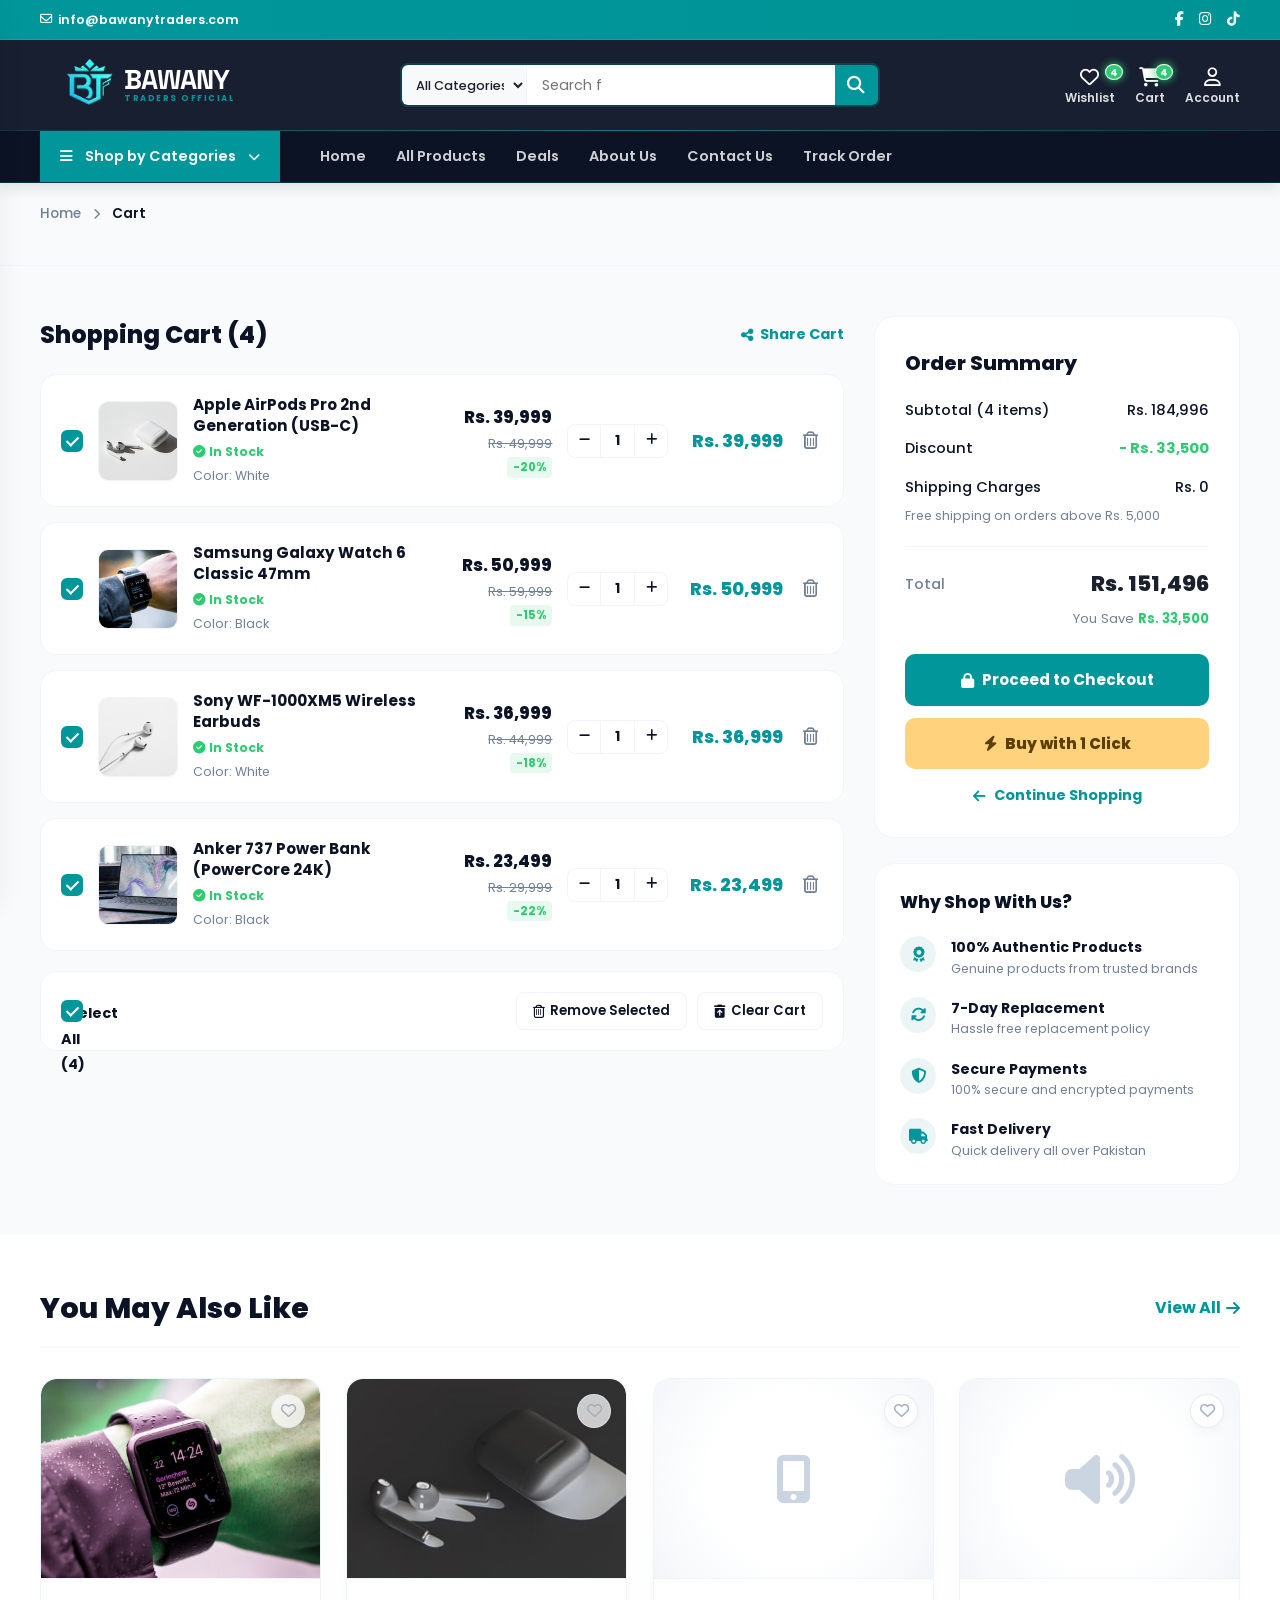
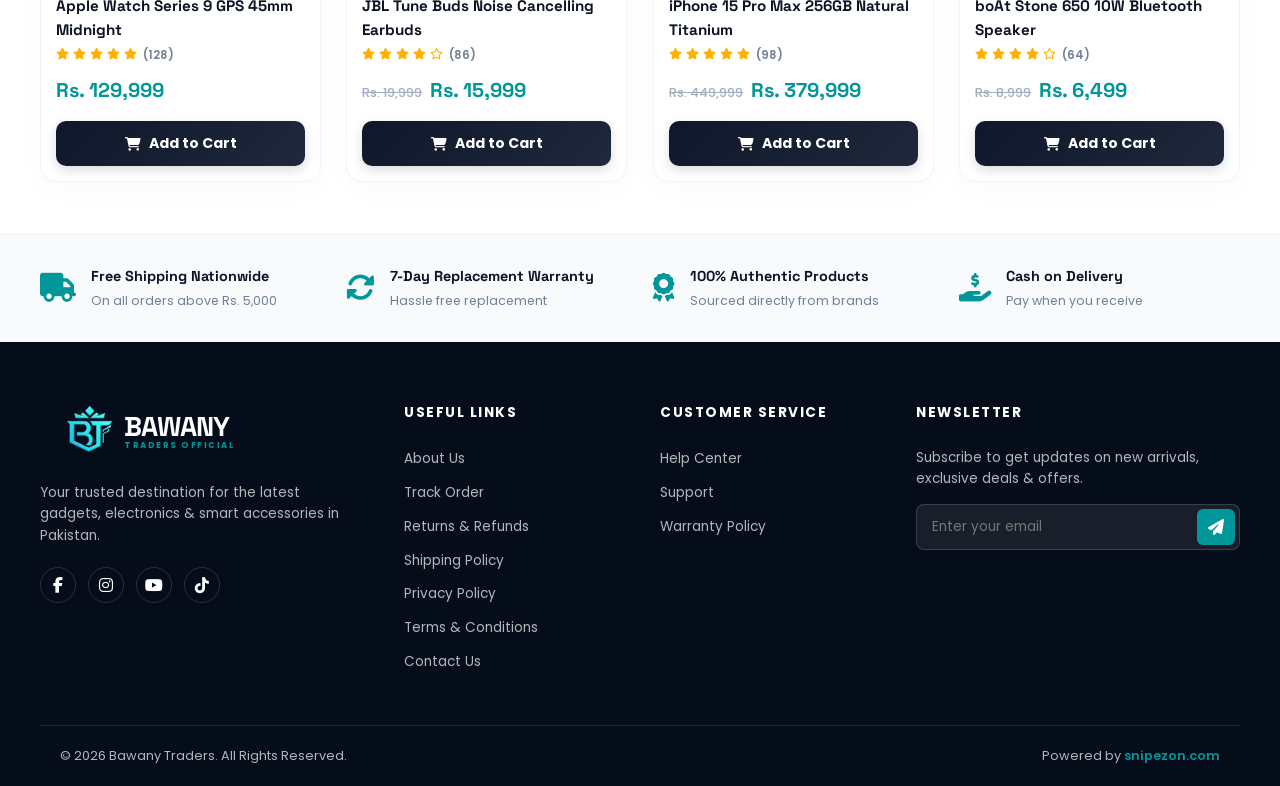
<file: cart.html>
<!DOCTYPE html>
<html lang="en">
<head>
  <meta charset="UTF-8">
  <meta name="viewport" content="width=device-width, initial-scale=1.0">
  <title>Shopping Cart | Bawany Traders</title>
  <meta name="description" content="Review, update quantities, and checkout your premium gadgets, earbuds, smart watches, and electronics in your Bawany Traders Shopping Cart.">
  <!-- Stylesheets -->
  <link rel="stylesheet" href="styles.css">
  <!-- FontAwesome for Icons -->
  <link rel="stylesheet" href="https://cdnjs.cloudflare.com/ajax/libs/font-awesome/6.4.0/css/all.min.css">
</head>
<body>

  <!-- ==========================================
       HEADER SECTION
       ========================================== -->
  <header>
    <!-- Top Bar Ticker -->
    <div class="top-bar-ticker">
      <div class="container">
        <div class="ticker-left">
          <a href="mailto:info@bawanytraders.com"><i class="far fa-envelope"></i> info@bawanytraders.com</a>
        </div>
        <div class="ticker-center">
          <div class="ticker-wrapper">
            <div class="ticker-text">JOIN OUR COMMUNITY GROUP TODAY - SEND YOUR NAME, CITY & AREA TO 0314-0270274</div>
          </div>
        </div>
        <div class="ticker-right">
          <a href="#" aria-label="Facebook"><i class="fab fa-facebook-f"></i></a>
          <a href="#" aria-label="Instagram"><i class="fab fa-instagram"></i></a>
          <a href="#" aria-label="TikTok"><i class="fab fa-tiktok"></i></a>
        </div>
      </div>
    </div>

    <!-- Main Navigation Bar -->
    <div class="main-nav">
      <div class="container">
        <!-- Hamburger Menu for Mobile -->
        <button class="mobile-toggle" id="mobileToggle" aria-label="Open navigation menu">
          <i class="fas fa-bars"></i>
        </button>

        <!-- Brand Logo -->
        <a href="index.html" class="logo" id="brandLogo">
          <img src="images/logo.png" alt="Bawany Traders" class="logo-img">
          <div class="logo-text-wrapper">
            <span class="logo-title">BAWANY</span>
            <span class="logo-subtitle">TRADERS OFFICIAL</span>
          </div>
        </a>

        <!-- Search Container -->
        <div class="search-container">
          <select class="search-category" id="searchCategory" aria-label="Select category filter">
            <option>All Categories</option>
            <option>Smart Watches</option>
            <option>Audio / Earbuds</option>
            <option>Charging & Cables</option>
            <option>Smart Home</option>
            <option>Car Accessories</option>
          </select>
          <input type="text" class="search-input" id="searchInput" placeholder="Search for products, brands and more..." aria-label="Search inputs">
          <button class="search-btn" id="searchBtn" aria-label="Execute search">
            <i class="fas fa-search"></i>
          </button>
        </div>

        <!-- Action Items (Wishlist, Cart, Account) -->
        <div class="nav-actions">

          <a href="wishlist.html" class="nav-action-item" id="wishlistAction">
            <i class="far fa-heart"></i>
            <span>Wishlist</span>
            <span class="badge" id="wishlistBadge">4</span>
          </a>
          <a href="cart.html" class="nav-action-item" id="cartAction">
            <i class="fas fa-shopping-cart"></i>
            <span>Cart</span>
            <span class="badge" id="cartBadge">4</span>
          </a>
          <div class="nav-action-item" id="accountAction">
            <i class="far fa-user"></i>
            <span>Account</span>
          </div>
        </div>
      </div>
    </div>

    <!-- Sub Navigation Bar -->
    <nav class="sub-nav">
      <div class="container">
        <!-- Category Dropdown Button -->
        <div class="category-dropdown">
          <button class="category-btn" id="categoryBtn">
            <i class="fas fa-bars"></i>
            <span>Shop by Categories</span>
            <i class="fas fa-chevron-down" style="font-size: 0.75rem;"></i>
          </button>
          <!-- Category Hover/Click Menu -->
          <div class="category-menu" id="categoryMenu">
            <a href="#"><i class="fas fa-laptop" style="margin-right: 10px; width: 15px;"></i> Electronics</a>
            <a href="#"><i class="fas fa-clock" style="margin-right: 10px; width: 15px;"></i> Smart Watches</a>
            <a href="#"><i class="fas fa-headphones" style="margin-right: 10px; width: 15px;"></i> Audio / Earbuds</a>
            <a href="#"><i class="fas fa-bolt" style="margin-right: 10px; width: 15px;"></i> Charging & Cables</a>
            <a href="#"><i class="fas fa-home" style="margin-right: 10px; width: 15px;"></i> Smart Home</a>
            <a href="#"><i class="fas fa-car" style="margin-right: 10px; width: 15px;"></i> Car Accessories</a>
          </div>
        </div>

        <!-- Navigation Links -->
        <div class="nav-links">
          <a href="index.html">Home</a>
          <a href="products.html">All Products</a>
          <a href="deals.html">Deals</a>
          <a href="about.html">About Us</a>
          <a href="contact.html">Contact Us</a>
          <a href="track.html">Track Order</a>
        </div>
      </div>
    </nav>
  </header>

  <!-- Mobile Sidebar / Drawer -->
  <div class="drawer-overlay" id="drawerOverlay"></div>
  <div class="mobile-nav-drawer" id="mobileDrawer">
    <div class="drawer-header">
      <a href="index.html" class="logo">
        <img src="images/logo.png" alt="Bawany Traders" class="logo-img">
        <div class="logo-text-wrapper">
          <span class="logo-title">BAWANY</span>
          <span class="logo-subtitle">TRADERS OFFICIAL</span>
        </div>
      </a>
      <button class="drawer-close" id="drawerClose" aria-label="Close menu">&times;</button>
    </div>
    <div class="drawer-content">
      <div class="drawer-menu">
        <a href="index.html">Home</a>
        <a href="products.html">All Products</a>
        <a href="#">Best Sellers</a>
        <a href="deals.html">Deals</a>
        <a href="about.html">About Us</a>
        <a href="contact.html">Contact Us</a>
      </div>
      <div class="drawer-categories-title">Categories</div>
      <div class="drawer-menu">
        <a href="#">Smart Watches</a>
        <a href="#">Audio / Earbuds</a>
        <a href="#">Charging & Cables</a>
        <a href="#">Smart Home</a>
        <a href="#">Car Accessories</a>
      </div>
    </div>
  </div>

  <!-- ==========================================
       BREADCRUMB SECTION
       ========================================== -->
  <div class="breadcrumb-container" style="padding: 20px 0; background-color: #f8fafc; border-bottom: 1px solid var(--border-gray);">
    <div class="container">
      <div class="about-breadcrumb" style="font-size: 0.85rem; color: var(--text-muted);">
        <a href="index.html" style="color: var(--text-muted); text-decoration: none;">Home</a> 
        <i class="fas fa-chevron-right" style="font-size: 0.7rem; margin: 0 8px;"></i> 
        <span style="color: var(--dark-navy); font-weight: 600;">Cart</span>
      </div>
    </div>
  </div>

  <!-- ==========================================
       SHOPPING CART CONTENT SECTION
       ========================================== -->
  <section class="cart-page-section" style="padding: 50px 0; background-color: #f8fafc;">
    <div class="container">
      <div class="cart-layout-grid">
        
        <!-- Left Column: Cart Items -->
        <div class="cart-items-column">
          <div class="cart-header-wrapper">
            <h1 class="cart-page-title">Shopping Cart (<span id="cartHeaderCount">4</span>)</h1>
            <a href="#" class="share-cart-link"><i class="fas fa-share-alt"></i> Share Cart</a>
          </div>

          <div class="cart-items-list" id="cartItemsList">
            
            <!-- Item 1: Apple AirPods Pro 2 -->
            <div class="cart-item" data-price="39999" data-original-price="49999" data-id="prodAirpods">
              <label class="cart-checkbox-container">
                <input type="checkbox" class="cart-item-checkbox" checked>
                <span class="cart-checkmark"></span>
              </label>
              
              <div class="cart-item-img-wrapper">
                <img src="images/prod-airpods.png" alt="Apple AirPods Pro 2nd Gen">
              </div>
              
              <div class="cart-item-details">
                <h3 class="cart-item-title">Apple AirPods Pro 2nd Generation (USB-C)</h3>
                <span class="cart-item-stock"><i class="fas fa-check-circle"></i> In Stock</span>
                <span class="cart-item-meta">Color: White</span>
              </div>
              
              <div class="cart-item-pricing">
                <div class="cart-price-badges">
                  <span class="cart-current-price">Rs. 39,999</span>
                  <span class="cart-old-price">Rs. 49,999</span>
                  <span class="cart-discount-badge">-20%</span>
                </div>
              </div>

              <div class="cart-qty-control">
                <button class="cart-qty-btn minus"><i class="fas fa-minus"></i></button>
                <input type="text" class="cart-qty-val" value="1" readonly aria-label="Item quantity">
                <button class="cart-qty-btn plus"><i class="fas fa-plus"></i></button>
              </div>

              <div class="cart-subtotal-column">
                <span class="cart-item-subtotal">Rs. 39,999</span>
              </div>

              <button class="cart-item-delete" aria-label="Delete item from cart">
                <i class="far fa-trash-alt"></i>
              </button>
            </div>

            <!-- Item 2: Samsung Galaxy Watch 6 -->
            <div class="cart-item" data-price="50999" data-original-price="59999" data-id="prodGalaxyWatch">
              <label class="cart-checkbox-container">
                <input type="checkbox" class="cart-item-checkbox" checked>
                <span class="cart-checkmark"></span>
              </label>
              
              <div class="cart-item-img-wrapper">
                <img src="images/prod-galaxywatch.png" alt="Samsung Galaxy Watch 6">
              </div>
              
              <div class="cart-item-details">
                <h3 class="cart-item-title">Samsung Galaxy Watch 6 Classic 47mm</h3>
                <span class="cart-item-stock"><i class="fas fa-check-circle"></i> In Stock</span>
                <span class="cart-item-meta">Color: Black</span>
              </div>
              
              <div class="cart-item-pricing">
                <div class="cart-price-badges">
                  <span class="cart-current-price">Rs. 50,999</span>
                  <span class="cart-old-price">Rs. 59,999</span>
                  <span class="cart-discount-badge">-15%</span>
                </div>
              </div>

              <div class="cart-qty-control">
                <button class="cart-qty-btn minus"><i class="fas fa-minus"></i></button>
                <input type="text" class="cart-qty-val" value="1" readonly aria-label="Item quantity">
                <button class="cart-qty-btn plus"><i class="fas fa-plus"></i></button>
              </div>

              <div class="cart-subtotal-column">
                <span class="cart-item-subtotal">Rs. 50,999</span>
              </div>

              <button class="cart-item-delete" aria-label="Delete item from cart">
                <i class="far fa-trash-alt"></i>
              </button>
            </div>

            <!-- Item 3: Sony WF-1000XM5 -->
            <div class="cart-item" data-price="36999" data-original-price="44999" data-id="prodSony">
              <label class="cart-checkbox-container">
                <input type="checkbox" class="cart-item-checkbox" checked>
                <span class="cart-checkmark"></span>
              </label>
              
              <div class="cart-item-img-wrapper">
                <img src="images/prod-sony.png" alt="Sony WF-1000XM5">
              </div>
              
              <div class="cart-item-details">
                <h3 class="cart-item-title">Sony WF-1000XM5 Wireless Earbuds</h3>
                <span class="cart-item-stock"><i class="fas fa-check-circle"></i> In Stock</span>
                <span class="cart-item-meta">Color: White</span>
              </div>
              
              <div class="cart-item-pricing">
                <div class="cart-price-badges">
                  <span class="cart-current-price">Rs. 36,999</span>
                  <span class="cart-old-price">Rs. 44,999</span>
                  <span class="cart-discount-badge">-18%</span>
                </div>
              </div>

              <div class="cart-qty-control">
                <button class="cart-qty-btn minus"><i class="fas fa-minus"></i></button>
                <input type="text" class="cart-qty-val" value="1" readonly aria-label="Item quantity">
                <button class="cart-qty-btn plus"><i class="fas fa-plus"></i></button>
              </div>

              <div class="cart-subtotal-column">
                <span class="cart-item-subtotal">Rs. 36,999</span>
              </div>

              <button class="cart-item-delete" aria-label="Delete item from cart">
                <i class="far fa-trash-alt"></i>
              </button>
            </div>

            <!-- Item 4: Anker 737 Power Bank -->
            <div class="cart-item" data-price="23499" data-original-price="29999" data-id="prodAnker">
              <label class="cart-checkbox-container">
                <input type="checkbox" class="cart-item-checkbox" checked>
                <span class="cart-checkmark"></span>
              </label>
              
              <div class="cart-item-img-wrapper">
                <img src="images/prod-anker.png" alt="Anker 737 Power Bank">
              </div>
              
              <div class="cart-item-details">
                <h3 class="cart-item-title">Anker 737 Power Bank (PowerCore 24K)</h3>
                <span class="cart-item-stock"><i class="fas fa-check-circle"></i> In Stock</span>
                <span class="cart-item-meta">Color: Black</span>
              </div>
              
              <div class="cart-item-pricing">
                <div class="cart-price-badges">
                  <span class="cart-current-price">Rs. 23,499</span>
                  <span class="cart-old-price">Rs. 29,999</span>
                  <span class="cart-discount-badge">-22%</span>
                </div>
              </div>

              <div class="cart-qty-control">
                <button class="cart-qty-btn minus"><i class="fas fa-minus"></i></button>
                <input type="text" class="cart-qty-val" value="1" readonly aria-label="Item quantity">
                <button class="cart-qty-btn plus"><i class="fas fa-plus"></i></button>
              </div>

              <div class="cart-subtotal-column">
                <span class="cart-item-subtotal">Rs. 23,499</span>
              </div>

              <button class="cart-item-delete" aria-label="Delete item from cart">
                <i class="far fa-trash-alt"></i>
              </button>
            </div>

          </div>

          <!-- Bottom Action Buttons -->
          <div class="cart-action-bar">
            <label class="cart-checkbox-container">
              <input type="checkbox" id="selectAllCheckbox" checked>
              <span class="cart-checkmark"></span>
              <span class="select-all-text">Select All (<span id="selectAllCount">4</span>)</span>
            </label>
            <div class="action-buttons-group">
              <button class="cart-action-outline-btn" id="removeSelectedBtn"><i class="far fa-trash-alt"></i> Remove Selected</button>
              <button class="cart-action-outline-btn" id="clearCartBtn"><i class="fas fa-trash-restore-alt"></i> Clear Cart</button>
            </div>
          </div>
        </div>

        <!-- Right Column: Order Summary & Why Shop With Us -->
        <div class="cart-sidebar-column">
          
          <!-- Order Summary Box -->
          <div class="summary-box">
            <h2>Order Summary</h2>
            <div class="summary-details">
              <div class="summary-row">
                <span>Subtotal (<span id="summaryItemsCount">4</span> items)</span>
                <span id="summarySubtotal">Rs. 184,996</span>
              </div>
              <div class="summary-row">
                <span>Discount</span>
                <span class="text-green" id="summaryDiscount">- Rs. 34,000</span>
              </div>
              <div class="summary-row">
                <span>Shipping Charges</span>
                <span id="summaryShipping">Rs. 0</span>
              </div>
              <p class="shipping-note">Free shipping on orders above Rs. 5,000</p>
            </div>
            
            <div class="summary-total-section">
              <div class="total-row">
                <span class="total-label">Total</span>
                <span class="total-value" id="summaryTotal">Rs. 150,996</span>
              </div>
              <p class="savings-label">You Save <span id="summarySaveAmount">Rs. 34,000</span></p>
            </div>

            <a href="checkout.html" class="summary-checkout-btn" id="checkoutBtn" style="text-decoration: none; text-align: center; display: flex; align-items: center; justify-content: center;"><i class="fas fa-lock"></i> Proceed to Checkout</a>
            <button class="summary-one-click-btn" id="oneClickBuyBtn"><i class="fas fa-bolt"></i> Buy with 1 Click</button>
            <a href="products.html" class="continue-shopping-link"><i class="fas fa-arrow-left"></i> Continue Shopping</a>
          </div>

          <!-- Why Shop With Us Box -->
          <div class="why-shop-box">
            <h3>Why Shop With Us?</h3>
            <ul class="why-shop-list">
              <li>
                <div class="why-shop-icon"><i class="fas fa-award"></i></div>
                <div class="why-shop-info">
                  <h4>100% Authentic Products</h4>
                  <p>Genuine products from trusted brands</p>
                </div>
              </li>
              <li>
                <div class="why-shop-icon"><i class="fas fa-sync-alt"></i></div>
                <div class="why-shop-info">
                  <h4>7-Day Replacement</h4>
                  <p>Hassle free replacement policy</p>
                </div>
              </li>
              <li>
                <div class="why-shop-icon"><i class="fas fa-shield-alt"></i></div>
                <div class="why-shop-info">
                  <h4>Secure Payments</h4>
                  <p>100% secure and encrypted payments</p>
                </div>
              </li>
              <li>
                <div class="why-shop-icon"><i class="fas fa-truck"></i></div>
                <div class="why-shop-info">
                  <h4>Fast Delivery</h4>
                  <p>Quick delivery all over Pakistan</p>
                </div>
              </li>
            </ul>
          </div>

        </div>

      </div>
    </div>
  </section>

  <!-- ==========================================
       YOU MAY ALSO LIKE SECTION
       ========================================== -->
  <section class="recommendations-section" style="padding: 50px 0; background-color: var(--white); border-bottom: 1px solid var(--border-gray);">
    <div class="container">
      <div class="featured-header" style="margin-bottom: 30px;">
        <h2 class="section-title" style="margin-bottom: 0;">You May Also Like</h2>
        <a href="products.html" class="view-all-link">View All <i class="fas fa-arrow-right"></i></a>
      </div>

      <div class="products-grid" data-stagger="true">
        
        <!-- Rec Product 1: Apple Watch Series 9 -->
        <div class="product-card reveal-on-scroll" id="recWatch">
          <div class="product-img-wrapper">
            <img src="images/prod-galaxywatch.png" alt="Apple Watch Series 9" style="filter: hue-rotate(90deg);">
          </div>
          <div class="product-info">
            <h3 class="product-title">Apple Watch Series 9 GPS 45mm Midnight</h3>
            <div class="product-rating">
              <i class="fas fa-star"></i>
              <i class="fas fa-star"></i>
              <i class="fas fa-star"></i>
              <i class="fas fa-star"></i>
              <i class="fas fa-star"></i>
              <span class="rating-count">(128)</span>
            </div>
            <div class="product-price">
              <span class="price-current">Rs. 129,999</span>
            </div>
            <button class="add-to-cart-btn"><i class="fas fa-shopping-cart"></i> Add to Cart</button>
          </div>
        </div>

        <!-- Rec Product 2: JBL Tune Buds -->
        <div class="product-card reveal-on-scroll" id="recJbl">
          <div class="product-img-wrapper">
            <img src="images/prod-airpods.png" alt="JBL Tune Buds" style="filter: invert(0.9);">
          </div>
          <div class="product-info">
            <h3 class="product-title">JBL Tune Buds Noise Cancelling Earbuds</h3>
            <div class="product-rating">
              <i class="fas fa-star"></i>
              <i class="fas fa-star"></i>
              <i class="fas fa-star"></i>
              <i class="fas fa-star"></i>
              <i class="far fa-star"></i>
              <span class="rating-count">(86)</span>
            </div>
            <div class="product-price">
              <span class="price-old">Rs. 19,999</span>
              <span class="price-current">Rs. 15,999</span>
            </div>
            <button class="add-to-cart-btn"><i class="fas fa-shopping-cart"></i> Add to Cart</button>
          </div>
        </div>

        <!-- Rec Product 3: iPhone 15 Pro Max -->
        <div class="product-card reveal-on-scroll" id="recIphone">
          <div class="product-img-wrapper">
            <img src="images/prod-airpods.png" alt="iPhone 15 Pro Max" style="filter: opacity(0.3) saturate(0); display:none;">
            <div style="height: 100%; display: flex; align-items: center; justify-content: center; font-weight: bold; color: #cbd5e1; font-size: 3rem;"><i class="fas fa-mobile-alt"></i></div>
          </div>
          <div class="product-info">
            <h3 class="product-title">iPhone 15 Pro Max 256GB Natural Titanium</h3>
            <div class="product-rating">
              <i class="fas fa-star"></i>
              <i class="fas fa-star"></i>
              <i class="fas fa-star"></i>
              <i class="fas fa-star"></i>
              <i class="fas fa-star"></i>
              <span class="rating-count">(98)</span>
            </div>
            <div class="product-price">
              <span class="price-old">Rs. 449,999</span>
              <span class="price-current">Rs. 379,999</span>
            </div>
            <button class="add-to-cart-btn"><i class="fas fa-shopping-cart"></i> Add to Cart</button>
          </div>
        </div>

        <!-- Rec Product 4: boAt Stone 650 -->
        <div class="product-card reveal-on-scroll" id="recBoat">
          <div class="product-img-wrapper">
            <div style="height: 100%; display: flex; align-items: center; justify-content: center; font-weight: bold; color: #cbd5e1; font-size: 3.5rem;"><i class="fas fa-volume-up"></i></div>
          </div>
          <div class="product-info">
            <h3 class="product-title">boAt Stone 650 10W Bluetooth Speaker</h3>
            <div class="product-rating">
              <i class="fas fa-star"></i>
              <i class="fas fa-star"></i>
              <i class="fas fa-star"></i>
              <i class="fas fa-star"></i>
              <i class="far fa-star"></i>
              <span class="rating-count">(64)</span>
            </div>
            <div class="product-price">
              <span class="price-old">Rs. 8,999</span>
              <span class="price-current">Rs. 6,499</span>
            </div>
            <button class="add-to-cart-btn"><i class="fas fa-shopping-cart"></i> Add to Cart</button>
          </div>
        </div>

      </div>
    </div>
  </section>

  <!-- ==========================================
       PROPS BAR SECTION
       ========================================== -->
  <section class="props-bar-section">
    <div class="container">
      <div class="props-bar">
        <div class="prop-item">
          <i class="fas fa-truck"></i>
          <div class="prop-text">
            <h6>Free Shipping Nationwide</h6>
            <p>On all orders above Rs. 5,000</p>
          </div>
        </div>
        <div class="prop-item">
          <i class="fas fa-sync-alt"></i>
          <div class="prop-text">
            <h6>7-Day Replacement Warranty</h6>
            <p>Hassle free replacement</p>
          </div>
        </div>
        <div class="prop-item">
          <i class="fas fa-award"></i>
          <div class="prop-text">
            <h6>100% Authentic Products</h6>
            <p>Sourced directly from brands</p>
          </div>
        </div>
        <div class="prop-item">
          <i class="fas fa-hand-holding-usd"></i>
          <div class="prop-text">
            <h6>Cash on Delivery</h6>
            <p>Pay when you receive</p>
          </div>
        </div>
      </div>
    </div>
  </section>

  <!-- ==========================================
       FOOTER SECTION (DARK THEME)
       ========================================== -->
  <footer>
    <div class="container">
      <div class="footer-top">
        
        <!-- Column 1: Brand details -->
        <div class="footer-column footer-brand">
          <a href="index.html" class="logo">
            <img src="images/logo.png" alt="Bawany Traders" class="logo-img">
            <div class="logo-text-wrapper">
              <span class="logo-title" style="color: var(--white);">BAWANY</span>
              <span class="logo-subtitle">TRADERS OFFICIAL</span>
            </div>
          </a>
          <p>Your trusted destination for the latest gadgets, electronics & smart accessories in Pakistan.</p>
          <div class="social-links">
            <a href="#" class="social-link" aria-label="Facebook"><i class="fab fa-facebook-f"></i></a>
            <a href="#" class="social-link" aria-label="Instagram"><i class="fab fa-instagram"></i></a>
            <a href="#" class="social-link" aria-label="YouTube"><i class="fab fa-youtube"></i></a>
            <a href="#" class="social-link" aria-label="TikTok"><i class="fab fa-tiktok"></i></a>
          </div>
        </div>

        <!-- Column 2: Useful Links -->
        <div class="footer-column">
          <h3>Useful Links</h3>
          <ul class="footer-links-list">
            <li><a href="about.html">About Us</a></li>
            <li><a href="track.html">Track Order</a></li>
            <li><a href="#">Returns & Refunds</a></li>
            <li><a href="#">Shipping Policy</a></li>
            <li><a href="privacy-policy.html">Privacy Policy</a></li>
            <li><a href="#">Terms & Conditions</a></li>
            <li><a href="contact.html">Contact Us</a></li>
          </ul>
        </div>

        <!-- Column 3: Customer Service -->
        <div class="footer-column">
          <h3>Customer Service</h3>
          <ul class="footer-links-list">
            <li><a href="#">Help Center</a></li>
            <li><a href="#">Support</a></li>
            <li><a href="#">Warranty Policy</a></li>
          </ul>
        </div>

        <!-- Column 4: Newsletter -->
        <div class="footer-column">
          <h3>Newsletter</h3>
          <p style="font-size: 0.85rem; margin-bottom: 15px; line-height: 1.5;">Subscribe to get updates on new arrivals, exclusive deals & offers.</p>
          <form class="newsletter-form" id="newsletterForm">
            <input type="email" class="newsletter-input" id="newsletterInput" placeholder="Enter your email" required aria-label="Email address for subscription">
            <button type="submit" class="newsletter-btn" aria-label="Subscribe to newsletter">
              <i class="fas fa-paper-plane"></i>
            </button>
          </form>
        </div>

      </div>

      <!-- Copyright Bottom -->
      <div class="footer-bottom">
        <div class="container">
          <p>&copy; 2026 Bawany Traders. All Rights Reserved.</p>
          <p>Powered by <a href="https://snipezon.com" target="_blank" style="color: var(--primary-teal); text-decoration: none; font-weight: 600;">snipezon.com</a></p>
        </div>
      </div>
    </div>
  </footer>

  <!-- Scripts -->
  <script src="script.js"></script>
</body>
</html>
</file>
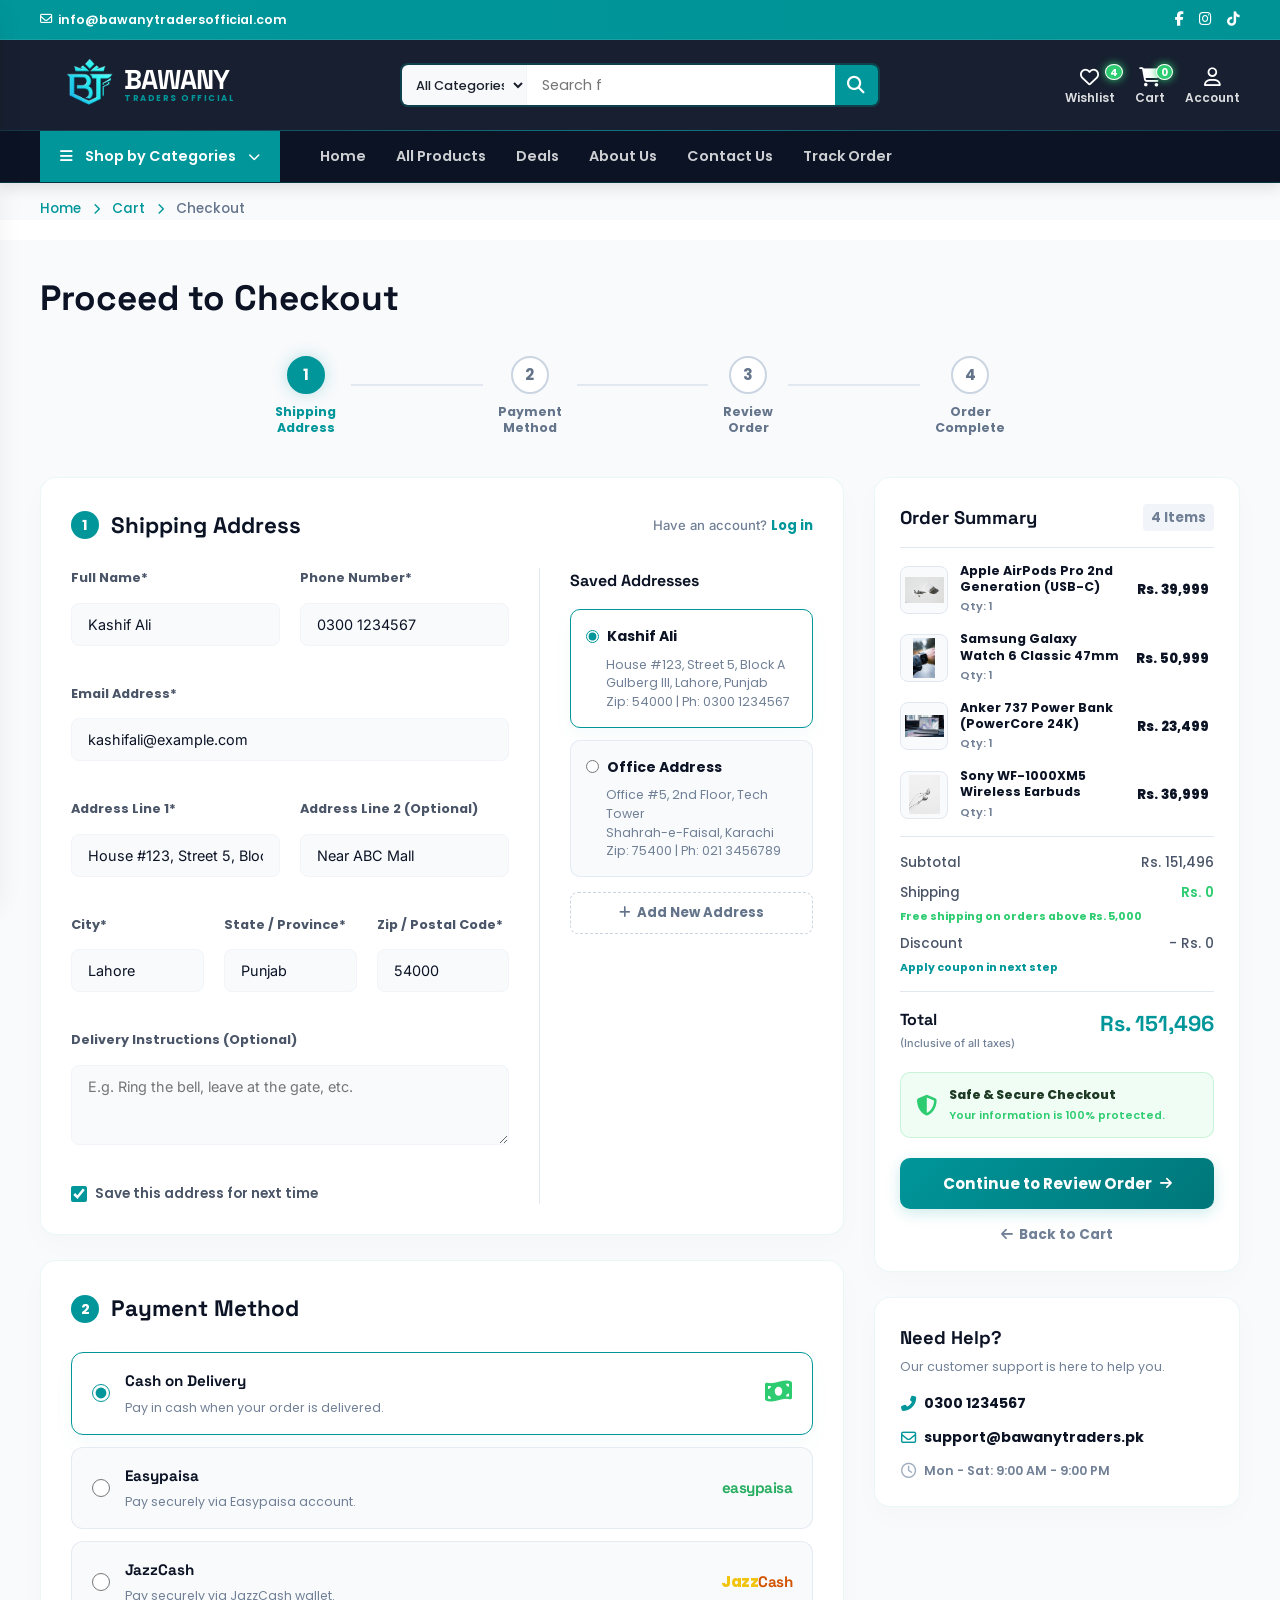
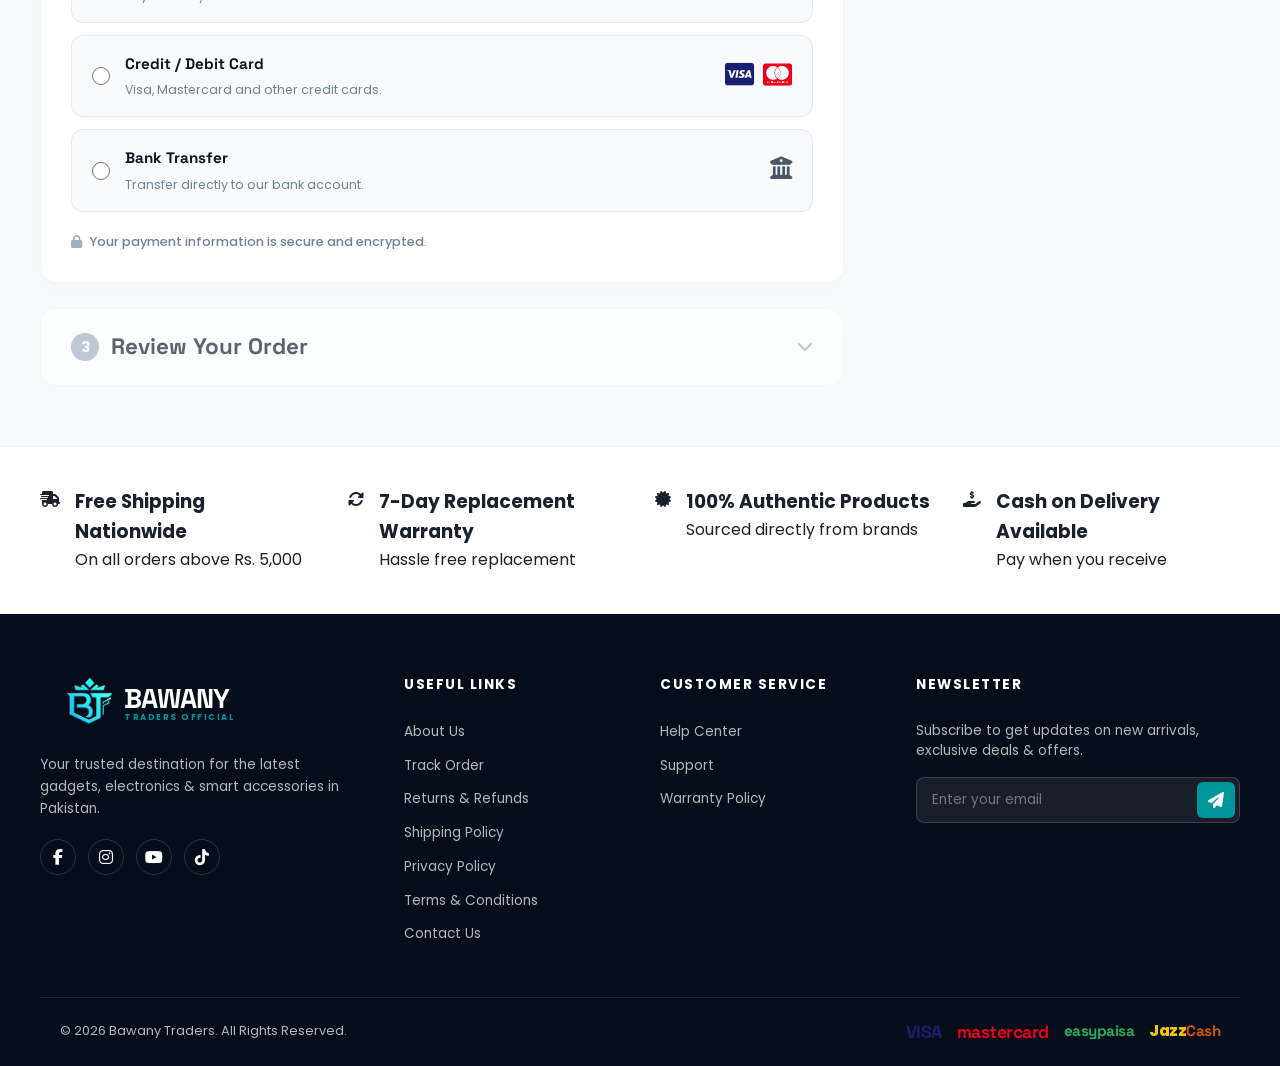
<file: checkout.html>
<!DOCTYPE html>
<html lang="en">
<head>
  <meta charset="UTF-8">
  <meta name="viewport" content="width=device-width, initial-scale=1.0">
  <title>Proceed to Checkout | Bawany Traders</title>
  <meta name="description" content="Securely checkout your premium gadgets, earbuds, smart watches, and electronics at Bawany Traders. Fill in your shipping address and choose your payment method.">
  <!-- Stylesheets -->
  <link rel="stylesheet" href="styles.css">
  <!-- FontAwesome for Icons -->
  <link rel="stylesheet" href="https://cdnjs.cloudflare.com/ajax/libs/font-awesome/6.4.0/css/all.min.css">
</head>
<body>



  <!-- ==========================================
       HEADER SECTION
       ========================================== -->
  <header>
    <!-- Top Bar Ticker -->
    <div class="top-bar-ticker">
      <div class="container">
        <div class="ticker-left">
          <a href="mailto:info@bawanytradersofficial.com"><i class="far fa-envelope"></i> info@bawanytradersofficial.com</a>
        </div>
        <div class="ticker-center">
          <div class="ticker-wrapper">
            <div class="ticker-text">JOIN OUR COMMUNITY GROUP TODAY - SEND YOUR NAME, CITY & AREA TO 0314-0270274</div>
          </div>
        </div>
        <div class="ticker-right">
          <a href="#" aria-label="Facebook"><i class="fab fa-facebook-f"></i></a>
          <a href="#" aria-label="Instagram"><i class="fab fa-instagram"></i></a>
          <a href="#" aria-label="TikTok"><i class="fab fa-tiktok"></i></a>
        </div>
      </div>
    </div>

    <!-- Main Navigation Bar -->
    <div class="main-nav">
      <div class="container">
        <!-- Hamburger Menu for Mobile -->
        <button class="mobile-toggle" id="mobileToggle" aria-label="Open navigation menu">
          <i class="fas fa-bars"></i>
        </button>

        <!-- Brand Logo -->
        <a href="index.html" class="logo" id="brandLogo">
          <img src="images/logo.png" alt="Bawany Traders" class="logo-img">
          <div class="logo-text-wrapper">
            <span class="logo-title">BAWANY</span>
            <span class="logo-subtitle">TRADERS OFFICIAL</span>
          </div>
        </a>

        <!-- Search Container -->
        <div class="search-container">
          <select class="search-category" id="searchCategory" aria-label="Select category filter">
            <option>All Categories</option>
            <option>Smart Watches</option>
            <option>Audio / Earbuds</option>
            <option>Charging & Cables</option>
            <option>Smart Home</option>
            <option>Car Accessories</option>
          </select>
          <input type="text" class="search-input" id="searchInput" placeholder="Search for products, brands and more..." aria-label="Search inputs">
          <button class="search-btn" id="searchBtn" aria-label="Execute search">
            <i class="fas fa-search"></i>
          </button>
        </div>

        <!-- Action Items (Wishlist, Cart, Account) -->
        <div class="nav-actions">
          <a href="wishlist.html" class="nav-action-item" id="wishlistAction">
            <i class="far fa-heart"></i>
            <span>Wishlist</span>
            <span class="badge" id="wishlistBadge">4</span>
          </a>
          <a href="cart.html" class="nav-action-item" id="cartAction">
            <i class="fas fa-shopping-cart"></i>
            <span>Cart</span>
            <span class="badge" id="cartBadge">0</span>
          </a>
          <div class="nav-action-item" id="accountAction">
            <i class="far fa-user"></i>
            <span>Account</span>
          </div>
        </div>
      </div>
    </div>

    <!-- Sub Navigation Bar -->
    <nav class="sub-nav">
      <div class="container">
        <!-- Category Dropdown Button -->
        <div class="category-dropdown">
          <button class="category-btn" id="categoryBtn">
            <i class="fas fa-bars"></i>
            <span>Shop by Categories</span>
            <i class="fas fa-chevron-down" style="font-size: 0.75rem;"></i>
          </button>
          <div class="category-menu" id="categoryMenu">
            <a href="#"><i class="fas fa-laptop" style="margin-right: 10px; width: 15px;"></i> Electronics</a>
            <a href="#"><i class="fas fa-clock" style="margin-right: 10px; width: 15px;"></i> Smart Watches</a>
            <a href="#"><i class="fas fa-headphones" style="margin-right: 10px; width: 15px;"></i> Audio / Earbuds</a>
            <a href="#"><i class="fas fa-bolt" style="margin-right: 10px; width: 15px;"></i> Charging & Cables</a>
            <a href="#"><i class="fas fa-home" style="margin-right: 10px; width: 15px;"></i> Smart Home</a>
            <a href="#"><i class="fas fa-car" style="margin-right: 10px; width: 15px;"></i> Car Accessories</a>
          </div>
        </div>

        <!-- Navigation Links -->
        <div class="nav-links">
          <a href="index.html">Home</a>
          <a href="products.html">All Products</a>
          <a href="deals.html">Deals</a>
          <a href="about.html">About Us</a>
          <a href="contact.html">Contact Us</a>
          <a href="track.html">Track Order</a>
        </div>
      </div>
    </nav>
  </header>

  <!-- Mobile Sidebar / Drawer -->
  <div class="drawer-overlay" id="drawerOverlay"></div>
  <div class="mobile-nav-drawer" id="mobileDrawer">
    <div class="drawer-header">
      <a href="index.html" class="logo">
        <img src="images/logo.png" alt="Bawany Traders" class="logo-img">
        <div class="logo-text-wrapper">
          <span class="logo-title">BAWANY</span>
          <span class="logo-subtitle">TRADERS OFFICIAL</span>
        </div>
      </a>
      <button class="drawer-close" id="drawerClose" aria-label="Close menu">&times;</button>
    </div>
    <div class="drawer-content">
      <div class="drawer-menu">
        <a href="index.html">Home</a>
        <a href="products.html">All Products</a>
        <a href="#">Best Sellers</a>
        <a href="deals.html">Deals</a>
        <a href="about.html">About Us</a>
        <a href="contact.html">Contact Us</a>
        <a href="track.html">Track Order</a>
      </div>
      <div class="drawer-categories-title">Categories</div>
      <div class="drawer-menu">
        <a href="#">Smart Watches</a>
        <a href="#">Audio / Earbuds</a>
        <a href="#">Charging & Cables</a>
        <a href="#">Smart Home</a>
        <a href="#">Car Accessories</a>
      </div>
    </div>
  </div>

  <!-- ==========================================
       BREADCRUMB SECTION
       ========================================== -->
  <div class="breadcrumb-container" style="padding: 15px 0 0 0; background-color: #f8fafc;">
    <div class="container">
      <div class="about-breadcrumb" style="font-size: 0.85rem; color: #00969A; font-weight: 500;">
        <a href="index.html" style="color: #00969A; text-decoration: none;">Home</a> 
        <i class="fas fa-chevron-right" style="font-size: 0.7rem; margin: 0 8px; color: #00969A;"></i> 
        <a href="cart.html" style="color: #00969A; text-decoration: none;">Cart</a> 
        <i class="fas fa-chevron-right" style="font-size: 0.7rem; margin: 0 8px; color: #00969A;"></i> 
        <span style="color: #64748b;">Checkout</span>
      </div>
    </div>
  </div>

  <!-- ==========================================
       MAIN CHECKOUT CONTENT
       ========================================== -->
  <main class="checkout-main-section" style="padding: 30px 0 60px 0; background-color: #f8fafc;">
    <div class="container">
      <h1 class="checkout-page-title" style="font-family: 'Space Grotesk', sans-serif; font-weight: 800; font-size: 2.2rem; color: var(--dark-navy); margin-bottom: 30px; text-align: left;">Proceed to Checkout</h1>
      
      <!-- Wizard Progress Steps -->
      <div class="checkout-steps-bar" style="margin-bottom: 40px;">
        <div class="step-item active" id="stepIndicator1">
          <div class="step-number"><i class="fas fa-check"></i><span>1</span></div>
          <div class="step-label">Shipping<br>Address</div>
        </div>
        <div class="step-divider" id="stepDivider1"></div>
        <div class="step-item" id="stepIndicator2">
          <div class="step-number">2</div>
          <div class="step-label">Payment<br>Method</div>
        </div>
        <div class="step-divider" id="stepDivider2"></div>
        <div class="step-item" id="stepIndicator3">
          <div class="step-number">3</div>
          <div class="step-label">Review<br>Order</div>
        </div>
        <div class="step-divider" id="stepDivider3"></div>
        <div class="step-item" id="stepIndicator4">
          <div class="step-number">4</div>
          <div class="step-label">Order<br>Complete</div>
        </div>
      </div>

      <!-- Checkout Container Columns -->
      <div class="checkout-grid-container">
        
        <!-- Left Column: Checkout Forms -->
        <div class="checkout-forms-column">
          
          <!-- Section 1: Shipping Address -->
          <div class="checkout-card-section" id="checkoutSectionShipping">
            <h2 class="section-heading"><span class="section-number">1</span> Shipping Address <span class="have-account-note">Have an account? <a href="#" id="checkoutLoginBtn">Log in</a></span></h2>
            
            <div class="shipping-section-content">
              <!-- Form Fields -->
              <form class="checkout-shipping-form" id="shippingForm" novalidate>
                <div class="form-row">
                  <div class="form-group">
                    <label for="fullName">Full Name*</label>
                    <input type="text" id="fullName" class="form-control" placeholder="Kashif Ali" required>
                    <span class="error-msg">Please enter your full name</span>
                  </div>
                  <div class="form-group">
                    <label for="phoneNumber">Phone Number*</label>
                    <input type="tel" id="phoneNumber" class="form-control" placeholder="0300 1234567" required>
                    <span class="error-msg">Please enter a valid phone number</span>
                  </div>
                </div>

                <div class="form-group">
                  <label for="emailAddress">Email Address*</label>
                  <input type="email" id="emailAddress" class="form-control" placeholder="kashifali@example.com" required>
                  <span class="error-msg">Please enter a valid email address</span>
                </div>

                <div class="form-row">
                  <div class="form-group" style="flex: 2;">
                    <label for="addressLine1">Address Line 1*</label>
                    <input type="text" id="addressLine1" class="form-control" placeholder="House #123, Street 5, Block A" required>
                    <span class="error-msg">Please enter your address</span>
                  </div>
                  <div class="form-group" style="flex: 1;">
                    <label for="addressLine2">Address Line 2 (Optional)</label>
                    <input type="text" id="addressLine2" class="form-control" placeholder="Near ABC Mall">
                  </div>
                </div>

                <div class="form-row three-cols">
                  <div class="form-group">
                    <label for="city">City*</label>
                    <input type="text" id="city" class="form-control" placeholder="Lahore" required>
                    <span class="error-msg">City required</span>
                  </div>
                  <div class="form-group">
                    <label for="state">State / Province*</label>
                    <input type="text" id="state" class="form-control" placeholder="Punjab" required>
                    <span class="error-msg">State required</span>
                  </div>
                  <div class="form-group">
                    <label for="zipCode">Zip / Postal Code*</label>
                    <input type="text" id="zipCode" class="form-control" placeholder="54000" required>
                    <span class="error-msg">Zip required</span>
                  </div>
                </div>

                <div class="form-group">
                  <label for="deliveryInstructions">Delivery Instructions (Optional)</label>
                  <textarea id="deliveryInstructions" class="form-control text-area-control" placeholder="E.g. Ring the bell, leave at the gate, etc."></textarea>
                </div>

                <div class="checkbox-group">
                  <input type="checkbox" id="saveAddressCheckbox" checked>
                  <label for="saveAddressCheckbox">Save this address for next time</label>
                </div>
              </form>

              <!-- Saved Addresses Quick Pick -->
              <div class="saved-addresses-panel">
                <h3>Saved Addresses</h3>
                <div class="addresses-list">
                  
                  <!-- Saved Card 1 -->
                  <div class="address-card-item active" id="savedCard1">
                    <div class="card-radio-header">
                      <input type="radio" name="savedAddressRadio" id="addrRadio1" checked>
                      <label for="addrRadio1"><strong>Kashif Ali</strong></label>
                    </div>
                    <div class="card-address-details">
                      <p>House #123, Street 5, Block A</p>
                      <p>Gulberg III, Lahore, Punjab</p>
                      <p>Zip: 54000 | Ph: 0300 1234567</p>
                    </div>
                  </div>

                  <!-- Saved Card 2 -->
                  <div class="address-card-item" id="savedCard2">
                    <div class="card-radio-header">
                      <input type="radio" name="savedAddressRadio" id="addrRadio2">
                      <label for="addrRadio2"><strong>Office Address</strong></label>
                    </div>
                    <div class="card-address-details">
                      <p>Office #5, 2nd Floor, Tech Tower</p>
                      <p>Shahrah-e-Faisal, Karachi</p>
                      <p>Zip: 75400 | Ph: 021 3456789</p>
                    </div>
                  </div>
                  
                </div>
                <button class="add-address-btn" id="addNewAddrBtn"><i class="fas fa-plus"></i> Add New Address</button>
              </div>

            </div>
          </div>

          <!-- Section 2: Payment Method -->
          <div class="checkout-card-section" id="checkoutSectionPayment">
            <h2 class="section-heading"><span class="section-number">2</span> Payment Method</h2>
            
            <div class="payment-methods-list" style="margin-top: 20px;">
              
              <!-- Option 1: COD -->
              <div class="payment-option-card active" id="payOptionCOD">
                <input type="radio" name="paymentMethodRadio" id="payRadioCOD" checked>
                <div class="payment-card-body">
                  <div class="method-text">
                    <span class="method-title">Cash on Delivery</span>
                    <span class="method-desc">Pay in cash when your order is delivered.</span>
                  </div>
                  <div class="method-icon"><i class="fas fa-money-bill-wave" style="color: #2ECC71; font-size: 1.5rem;"></i></div>
                </div>
              </div>

              <!-- Option 2: Easypaisa -->
              <div class="payment-option-card" id="payOptionEasypaisa">
                <input type="radio" name="paymentMethodRadio" id="payRadioEasypaisa">
                <div class="payment-card-body">
                  <div class="method-text">
                    <span class="method-title">Easypaisa</span>
                    <span class="method-desc">Pay securely via Easypaisa account.</span>
                  </div>
                  <div class="method-brand-label" style="color: #27AE60; font-family: 'Space Grotesk', sans-serif; font-weight: 800; font-size: 0.95rem; letter-spacing: -0.5px;">easypaisa</div>
                </div>
              </div>

              <!-- Option 3: JazzCash -->
              <div class="payment-option-card" id="payOptionJazzCash">
                <input type="radio" name="paymentMethodRadio" id="payRadioJazzCash">
                <div class="payment-card-body">
                  <div class="method-text">
                    <span class="method-title">JazzCash</span>
                    <span class="method-desc">Pay securely via JazzCash wallet.</span>
                  </div>
                  <div class="method-brand-label" style="color: #D35400; font-family: 'Space Grotesk', sans-serif; font-weight: 800; font-size: 0.95rem; letter-spacing: -0.5px;"><span style="color: #F1C40F;">Jazz</span>Cash</div>
                </div>
              </div>

              <!-- Option 4: Card -->
              <div class="payment-option-card" id="payOptionCard">
                <input type="radio" name="paymentMethodRadio" id="payRadioCard">
                <div class="payment-card-body">
                  <div class="method-text">
                    <span class="method-title">Credit / Debit Card</span>
                    <span class="method-desc">Visa, Mastercard and other credit cards.</span>
                  </div>
                  <div class="method-logo-group">
                    <i class="fab fa-cc-visa" style="color: #1A1F71; font-size: 1.6rem; margin-right: 5px;"></i>
                    <i class="fab fa-cc-mastercard" style="color: #EB001B; font-size: 1.6rem;"></i>
                  </div>
                </div>
              </div>

              <!-- Option 5: Bank Transfer -->
              <div class="payment-option-card" id="payOptionBank">
                <input type="radio" name="paymentMethodRadio" id="payRadioBank">
                <div class="payment-card-body">
                  <div class="method-text">
                    <span class="method-title">Bank Transfer</span>
                    <span class="method-desc">Transfer directly to our bank account.</span>
                  </div>
                  <div class="method-icon"><i class="fas fa-university" style="color: #4A5568; font-size: 1.4rem;"></i></div>
                </div>
              </div>

            </div>

            <!-- Encryption Lock Info -->
            <div class="payment-security-note" style="margin-top: 20px; display: flex; align-items: center; gap: 8px; color: #718096; font-size: 0.8rem; font-weight: 500;">
              <i class="fas fa-lock" style="color: #A0AEC0;"></i>
              <span>Your payment information is secure and encrypted.</span>
            </div>
          </div>

          <!-- Section 3: Review Order (Collapsed) -->
          <div class="checkout-card-section collapsed" id="checkoutSectionReview">
            <h2 class="section-heading" style="margin-bottom: 0;"><span class="section-number">3</span> Review Your Order <span class="accordion-arrow"><i class="fas fa-chevron-down"></i></span></h2>
            
            <div class="review-section-content" style="display: none; margin-top: 25px;">
              <div class="review-summary-block">
                <div class="review-summary-row">
                  <div class="review-summary-col">
                    <h4>Shipping Address</h4>
                    <div id="reviewShippingDetails">
                      <!-- Populated via script -->
                    </div>
                  </div>
                  <div class="review-summary-col">
                    <h4>Payment Method</h4>
                    <div id="reviewPaymentDetails">
                      <!-- Populated via script -->
                    </div>
                  </div>
                </div>
              </div>
              <p class="review-terms-note" style="margin-top: 20px; font-size: 0.78rem; color: #718096; line-height: 1.5;">By clicking "Place Order", you agree to Bawany Traders' terms of service, returns policy, and consent to receiving order confirmation messages via phone/email.</p>
            </div>
          </div>

        </div>

        <!-- Right Column: Sidebar Summary -->
        <div class="checkout-sidebar-column">
          
          <!-- Order Summary Card -->
          <div class="sidebar-summary-card">
            <div class="summary-header">
              <h3>Order Summary</h3>
              <span class="summary-items-count">4 Items</span>
            </div>
            
            <!-- Items List -->
            <div class="summary-items-list">
              
              <!-- Item 1 -->
              <div class="summary-item-row">
                <div class="item-thumb-frame">
                  <img src="images/prod-airpods.png" alt="Apple AirPods Pro 2nd Gen">
                </div>
                <div class="item-text-details">
                  <h4>Apple AirPods Pro 2nd Generation (USB-C)</h4>
                  <span class="qty-label">Qty: 1</span>
                </div>
                <span class="item-row-price">Rs. 39,999</span>
              </div>

              <!-- Item 2 -->
              <div class="summary-item-row">
                <div class="item-thumb-frame">
                  <img src="images/prod-galaxywatch.png" alt="Samsung Galaxy Watch 6">
                </div>
                <div class="item-text-details">
                  <h4>Samsung Galaxy Watch 6 Classic 47mm</h4>
                  <span class="qty-label">Qty: 1</span>
                </div>
                <span class="item-row-price">Rs. 50,999</span>
              </div>

              <!-- Item 3 -->
              <div class="summary-item-row">
                <div class="item-thumb-frame">
                  <img src="images/prod-anker.png" alt="Anker 737 Power Bank">
                </div>
                <div class="item-text-details">
                  <h4>Anker 737 Power Bank (PowerCore 24K)</h4>
                  <span class="qty-label">Qty: 1</span>
                </div>
                <span class="item-row-price">Rs. 23,499</span>
              </div>

              <!-- Item 4 -->
              <div class="summary-item-row">
                <div class="item-thumb-frame">
                  <img src="images/prod-sony.png" alt="Sony WF-1000XM5">
                </div>
                <div class="item-text-details">
                  <h4>Sony WF-1000XM5 Wireless Earbuds</h4>
                  <span class="qty-label">Qty: 1</span>
                </div>
                <span class="item-row-price">Rs. 36,999</span>
              </div>

            </div>

            <!-- Pricing Breakdown -->
            <div class="summary-billing-breakdown">
              <div class="billing-row">
                <span>Subtotal</span>
                <span>Rs. 151,496</span>
              </div>
              <div class="billing-row">
                <span>Shipping</span>
                <span style="color: #2ECC71; font-weight: 600;">Rs. 0</span>
              </div>
              <p class="free-shipping-label">Free shipping on orders above Rs. 5,000</p>
              <div class="billing-row">
                <span>Discount</span>
                <span>- Rs. 0</span>
              </div>
              <p class="coupon-label">Apply coupon in next step</p>
            </div>

            <!-- Total Price -->
            <div class="summary-grand-total">
              <div class="billing-row">
                <span class="total-label">Total <span class="tax-note">(Inclusive of all taxes)</span></span>
                <span class="total-val" id="checkoutGrandTotal">Rs. 151,496</span>
              </div>
            </div>

            <!-- Trust protection box -->
            <div class="safe-checkout-box">
              <i class="fas fa-shield-alt"></i>
              <div class="safe-text">
                <h4>Safe & Secure Checkout</h4>
                <p>Your information is 100% protected.</p>
              </div>
            </div>

            <!-- Checkout Buttons -->
            <button class="primary-checkout-btn" id="continueCheckoutBtn">Continue to Review Order <i class="fas fa-arrow-right"></i></button>
            <a href="cart.html" class="back-to-cart-link"><i class="fas fa-arrow-left"></i> Back to Cart</a>
          </div>

          <!-- Need Help Card -->
          <div class="sidebar-help-card">
            <h3>Need Help?</h3>
            <p class="help-desc">Our customer support is here to help you.</p>
            <div class="help-links-list">
              <a href="tel:03001234567"><i class="fas fa-phone-alt"></i> 0300 1234567</a>
              <a href="mailto:support@bawanytraders.pk"><i class="far fa-envelope"></i> support@bawanytraders.pk</a>
              <div class="help-timing"><i class="far fa-clock"></i> Mon - Sat: 9:00 AM - 9:00 PM</div>
            </div>
          </div>

        </div>

      </div>
    </div>
  </main>

  <!-- ==========================================
       TRUST BADGES FOOTER BAR
       ========================================== -->
  <section class="trust-bar" style="border-top: 1px solid var(--border-gray); background-color: var(--white); padding: 40px 0;">
    <div class="container">
      <div class="trust-grid">
        <div class="trust-item">
          <div class="trust-icon"><i class="fas fa-shipping-fast"></i></div>
          <div class="trust-info">
            <h3>Free Shipping Nationwide</h3>
            <p>On all orders above Rs. 5,000</p>
          </div>
        </div>
        <div class="trust-item">
          <div class="trust-icon"><i class="fas fa-sync-alt"></i></div>
          <div class="trust-info">
            <h3>7-Day Replacement Warranty</h3>
            <p>Hassle free replacement</p>
          </div>
        </div>
        <div class="trust-item">
          <div class="trust-icon"><i class="fas fa-certificate"></i></div>
          <div class="trust-info">
            <h3>100% Authentic Products</h3>
            <p>Sourced directly from brands</p>
          </div>
        </div>
        <div class="trust-item">
          <div class="trust-icon"><i class="fas fa-hand-holding-usd"></i></div>
          <div class="trust-info">
            <h3>Cash on Delivery Available</h3>
            <p>Pay when you receive</p>
          </div>
        </div>
      </div>
    </div>
  </section>

  <!-- ==========================================
       FOOTER SECTION (DARK THEME)
       ========================================== -->
  <footer>
    <div class="container">
      <div class="footer-top" data-stagger="true">
        
        <!-- Column 1: Brand details -->
        <div class="footer-column footer-brand reveal-on-scroll">
          <a href="index.html" class="logo">
            <img src="images/logo.png" alt="Bawany Traders" class="logo-img">
            <div class="logo-text-wrapper">
              <span class="logo-title" style="color: var(--white);">BAWANY</span>
              <span class="logo-subtitle">TRADERS OFFICIAL</span>
            </div>
          </a>
          <p>Your trusted destination for the latest gadgets, electronics & smart accessories in Pakistan.</p>
          <div class="social-links">
            <a href="#" class="social-link" aria-label="Facebook"><i class="fab fa-facebook-f"></i></a>
            <a href="#" class="social-link" aria-label="Instagram"><i class="fab fa-instagram"></i></a>
            <a href="#" class="social-link" aria-label="YouTube"><i class="fab fa-youtube"></i></a>
            <a href="#" class="social-link" aria-label="TikTok"><i class="fab fa-tiktok"></i></a>
          </div>
        </div>

        <!-- Column 2: Useful Links -->
        <div class="footer-column reveal-on-scroll">
          <h3>Useful Links</h3>
          <ul class="footer-links-list">
            <li><a href="about.html">About Us</a></li>
            <li><a href="track.html">Track Order</a></li>
            <li><a href="#">Returns & Refunds</a></li>
            <li><a href="#">Shipping Policy</a></li>
            <li><a href="privacy-policy.html">Privacy Policy</a></li>
            <li><a href="#">Terms & Conditions</a></li>
            <li><a href="contact.html">Contact Us</a></li>
          </ul>
        </div>

        <!-- Column 3: Customer Service -->
        <div class="footer-column reveal-on-scroll">
          <h3>Customer Service</h3>
          <ul class="footer-links-list">
            <li><a href="#">Help Center</a></li>
            <li><a href="#">Support</a></li>
            <li><a href="#">Warranty Policy</a></li>
          </ul>
        </div>

        <!-- Column 4: Newsletter -->
        <div class="footer-column reveal-on-scroll">
          <h3>Newsletter</h3>
          <p style="font-size: 0.85rem; margin-bottom: 15px; line-height: 1.5;">Subscribe to get updates on new arrivals, exclusive deals & offers.</p>
          <form class="newsletter-form" id="newsletterForm">
            <input type="email" class="newsletter-input" id="newsletterInput" placeholder="Enter your email" required aria-label="Email address for subscription">
            <button type="submit" class="newsletter-btn" aria-label="Subscribe to newsletter">
              <i class="fas fa-paper-plane"></i>
            </button>
          </form>
        </div>

      </div>

      <!-- Copyright Bottom -->
      <div class="footer-bottom">
        <div class="container">
          <p>&copy; 2026 Bawany Traders. All Rights Reserved.</p>
          <div class="payment-gateways" style="display: flex; align-items: center; gap: 15px;">
            <span style="color: #1A1F71; font-weight: 800; font-size: 1.1rem; font-family: 'Space Grotesk', sans-serif; letter-spacing: -0.5px;">VISA</span>
            <span style="color: #EB001B; font-weight: 800; font-size: 1.1rem; font-family: 'Space Grotesk', sans-serif; letter-spacing: -0.5px;">mastercard</span>
            <span style="color: #27AE60; font-weight: 800; font-size: 0.95rem; font-family: 'Space Grotesk', sans-serif; letter-spacing: -0.5px;">easypaisa</span>
            <span style="color: #D35400; font-weight: 800; font-size: 0.95rem; font-family: 'Space Grotesk', sans-serif; letter-spacing: -0.5px;"><span style="color: #F1C40F;">Jazz</span>Cash</span>
          </div>
        </div>
      </div>
    </div>
  </footer>

  <!-- ==========================================
       ORDER SUCCESS MODAL OVERLAY
       ========================================== -->
  <div class="modal-overlay" id="orderSuccessModal" style="display: none;">
    <div class="success-modal-card">
      <div class="modal-checkmark-wrapper">
        <div class="success-checkmark">
          <div class="check-icon">
            <span class="icon-line line-tip"></span>
            <span class="icon-line line-long"></span>
            <div class="icon-circle"></div>
            <div class="icon-fix"></div>
          </div>
        </div>
      </div>
      
      <h2>Order Placed Successfully!</h2>
      <p class="order-id-label">Order ID: <strong id="successOrderId">#BT-982463</strong></p>
      <p class="modal-success-desc">Thank you for shopping with Bawany Traders. Your order has been registered and is being processed. An order confirmation has been sent to your email.</p>
      
      <div class="modal-summary-details">
        <div class="detail-row">
          <span>Amount Paid:</span>
          <strong id="successOrderAmount">Rs. 151,496</strong>
        </div>
        <div class="detail-row">
          <span>Payment Method:</span>
          <strong id="successOrderPayment">Cash on Delivery</strong>
        </div>
        <div class="detail-row">
          <span>Estimated Delivery:</span>
          <strong>2 - 4 Business Days</strong>
        </div>
      </div>

      <div class="modal-actions">
        <a href="index.html" class="modal-btn-primary">Continue Shopping</a>
        <a href="track.html" class="modal-btn-secondary">Track Order</a>
      </div>
    </div>
  </div>

  <!-- Scripts -->
  <script src="script.js"></script>
</body>
</html>
</file>
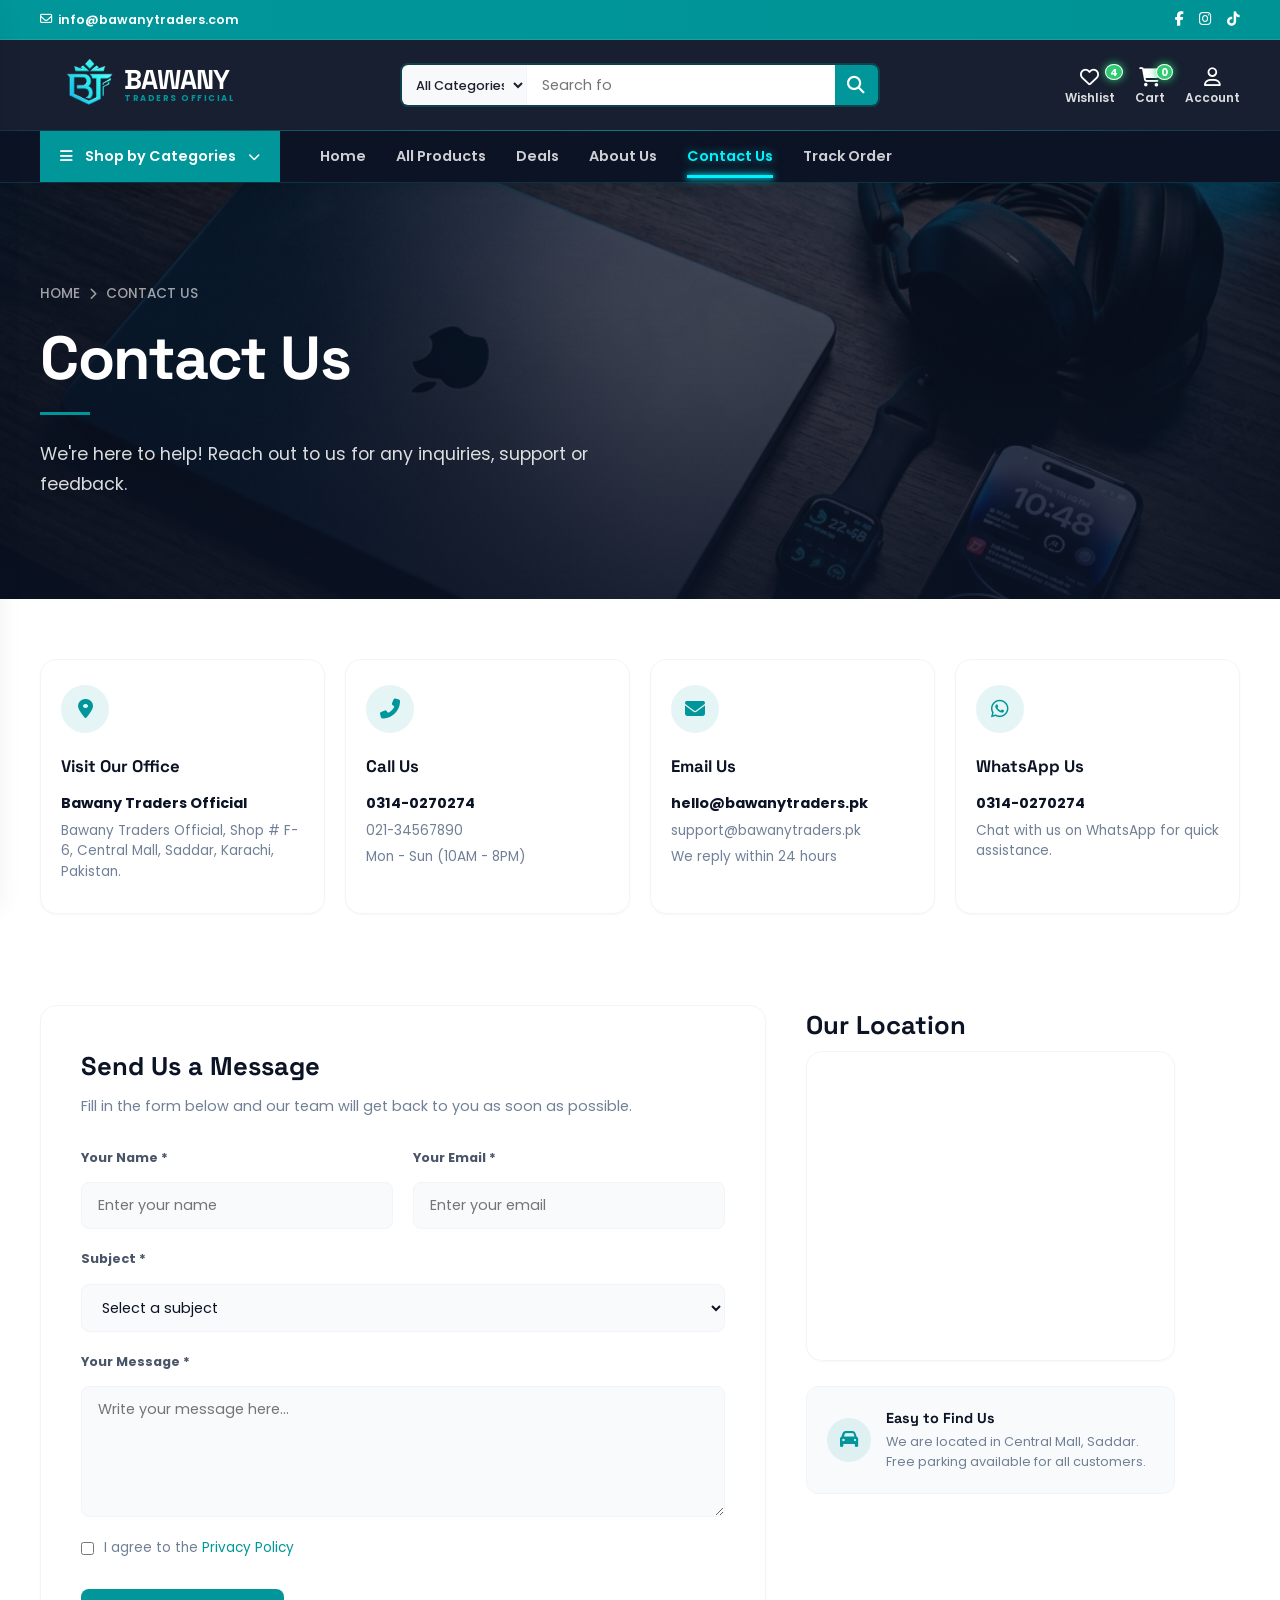
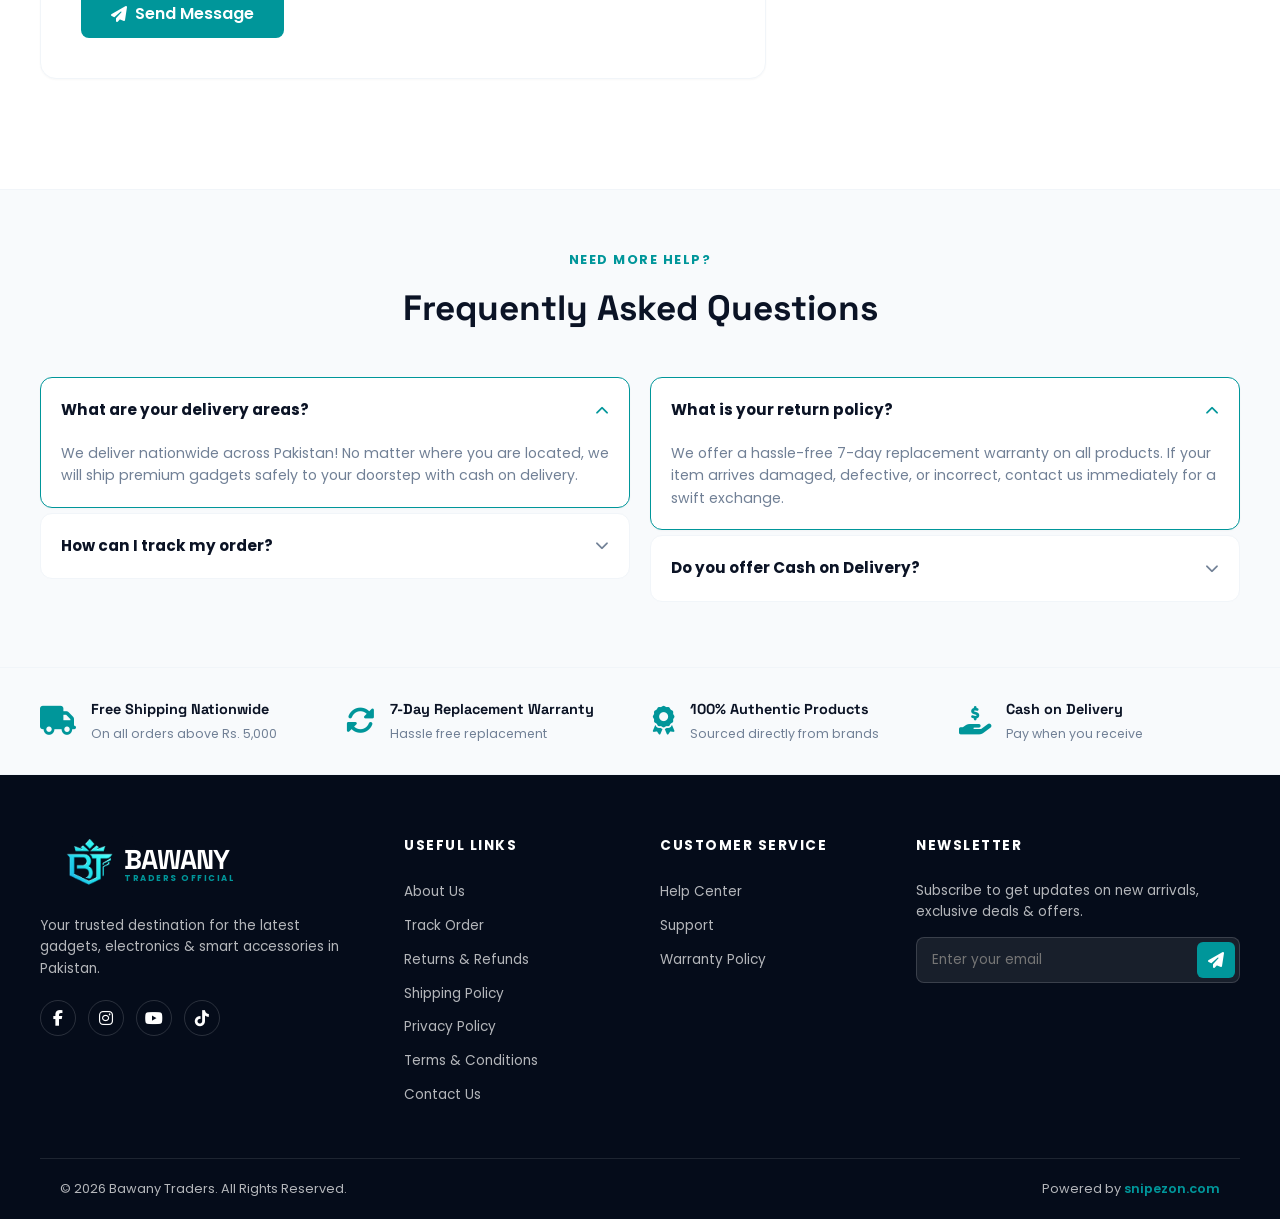
<file: contact.html>
<!DOCTYPE html>
<html lang="en">
<head>
  <meta charset="UTF-8">
  <meta name="viewport" content="width=device-width, initial-scale=1.0">
  <title>Contact Us | Bawany Traders</title>
  <meta name="description" content="Get in touch with Bawany Traders. Contact our Karachi office, call or WhatsApp our support line, or submit a message for assistance.">
  <!-- Stylesheets -->
  <link rel="stylesheet" href="styles.css">
  <!-- FontAwesome for Icons -->
  <link rel="stylesheet" href="https://cdnjs.cloudflare.com/ajax/libs/font-awesome/6.4.0/css/all.min.css">
</head>
<body>

  <!-- ==========================================
       HEADER SECTION
       ========================================== -->
  <header>
    <!-- Top Bar Ticker -->
    <div class="top-bar-ticker">
      <div class="container">
        <div class="ticker-left">
          <a href="mailto:info@bawanytraders.com"><i class="far fa-envelope"></i> info@bawanytraders.com</a>
        </div>
        <div class="ticker-center">
          <div class="ticker-wrapper">
            <div class="ticker-text">JOIN OUR COMMUNITY GROUP TODAY - SEND YOUR NAME, CITY & AREA TO 0314-0270274</div>
          </div>
        </div>
        <div class="ticker-right">
          <a href="#" aria-label="Facebook"><i class="fab fa-facebook-f"></i></a>
          <a href="#" aria-label="Instagram"><i class="fab fa-instagram"></i></a>
          <a href="#" aria-label="TikTok"><i class="fab fa-tiktok"></i></a>
        </div>
      </div>
    </div>

    <!-- Main Navigation Bar -->
    <div class="main-nav">
      <div class="container">
        <!-- Hamburger Menu for Mobile -->
        <button class="mobile-toggle" id="mobileToggle" aria-label="Open navigation menu">
          <i class="fas fa-bars"></i>
        </button>

        <!-- Brand Logo -->
        <a href="index.html" class="logo" id="brandLogo">
          <img src="images/logo.png" alt="Bawany Traders" class="logo-img">
          <div class="logo-text-wrapper">
            <span class="logo-title">BAWANY</span>
            <span class="logo-subtitle">TRADERS OFFICIAL</span>
          </div>
        </a>

        <!-- Search Container -->
        <div class="search-container">
          <select class="search-category" id="searchCategory" aria-label="Select category filter">
            <option>All Categories</option>
            <option>Smart Watches</option>
            <option>Audio / Earbuds</option>
            <option>Charging & Cables</option>
            <option>Smart Home</option>
            <option>Car Accessories</option>
          </select>
          <input type="text" class="search-input" id="searchInput" placeholder="Search for products, brands and more..." aria-label="Search inputs">
          <button class="search-btn" id="searchBtn" aria-label="Execute search">
            <i class="fas fa-search"></i>
          </button>
        </div>

        <!-- Action Items (Wishlist, Cart, Account) -->
        <div class="nav-actions">

          <a href="wishlist.html" class="nav-action-item" id="wishlistAction">
            <i class="far fa-heart"></i>
            <span>Wishlist</span>
            <span class="badge" id="wishlistBadge">4</span>
          </a>
          <a href="cart.html" class="nav-action-item" id="cartAction">
            <i class="fas fa-shopping-cart"></i>
            <span>Cart</span>
            <span class="badge" id="cartBadge">0</span>
          </a>
          <div class="nav-action-item" id="accountAction">
            <i class="far fa-user"></i>
            <span>Account</span>
          </div>
        </div>
      </div>
    </div>

    <!-- Sub Navigation Bar -->
    <nav class="sub-nav">
      <div class="container">
        <!-- Category Dropdown Button -->
        <div class="category-dropdown">
          <button class="category-btn" id="categoryBtn">
            <i class="fas fa-bars"></i>
            <span>Shop by Categories</span>
            <i class="fas fa-chevron-down" style="font-size: 0.75rem;"></i>
          </button>
          <!-- Category Hover/Click Menu -->
          <div class="category-menu" id="categoryMenu">
            <a href="#"><i class="fas fa-laptop" style="margin-right: 10px; width: 15px;"></i> Electronics</a>
            <a href="#"><i class="fas fa-clock" style="margin-right: 10px; width: 15px;"></i> Smart Watches</a>
            <a href="#"><i class="fas fa-headphones" style="margin-right: 10px; width: 15px;"></i> Audio / Earbuds</a>
            <a href="#"><i class="fas fa-bolt" style="margin-right: 10px; width: 15px;"></i> Charging & Cables</a>
            <a href="#"><i class="fas fa-home" style="margin-right: 10px; width: 15px;"></i> Smart Home</a>
            <a href="#"><i class="fas fa-car" style="margin-right: 10px; width: 15px;"></i> Car Accessories</a>
          </div>
        </div>

        <!-- Navigation Links -->
        <div class="nav-links">
          <a href="index.html">Home</a>
          <a href="products.html">All Products</a>
         
          <a href="deals.html">Deals</a>
          <a href="about.html">About Us</a>
          <a href="contact.html" class="active">Contact Us</a>
          <a href="track.html">Track Order</a>
        </div>
      </div>
    </nav>
  </header>

  <!-- Mobile Sidebar / Drawer -->
  <div class="drawer-overlay" id="drawerOverlay"></div>
  <div class="mobile-nav-drawer" id="mobileDrawer">
    <div class="drawer-header">
      <a href="index.html" class="logo">
        <img src="images/logo.png" alt="Bawany Traders" class="logo-img">
        <div class="logo-text-wrapper">
          <span class="logo-title">BAWANY</span>
          <span class="logo-subtitle">TRADERS OFFICIAL</span>
        </div>
      </a>
      <button class="drawer-close" id="drawerClose" aria-label="Close menu">&times;</button>
    </div>
    <div class="drawer-content">
      <div class="drawer-menu">
        <a href="index.html">Home</a>
        <a href="products.html">All Products</a>
        <a href="#">Best Sellers</a>
        <a href="deals.html">Deals</a>
        <a href="about.html">About Us</a>
        <a href="contact.html" class="active">Contact Us</a>
      </div>
      <div class="drawer-categories-title">Categories</div>
      <div class="drawer-menu">
        <a href="#">Smart Watches</a>
        <a href="#">Audio / Earbuds</a>
        <a href="#">Charging & Cables</a>
        <a href="#">Smart Home</a>
        <a href="#">Car Accessories</a>
      </div>
    </div>
  </div>

  <!-- ==========================================
       CONTACT HERO BANNER
       ========================================== -->
  <section class="about-hero">
    <div class="container">
      <div class="about-breadcrumb">
        <a href="index.html">HOME</a> <i class="fas fa-chevron-right" style="font-size: 0.75rem; margin: 0 5px;"></i> <span>CONTACT US</span>
      </div>
      <h1 class="about-title-large">Contact Us</h1>
      <div class="about-sep-line"></div>
      <p class="about-hero-text">We're here to help! Reach out to us for any inquiries, support or feedback.</p>
    </div>
  </section>

  <!-- ==========================================
       CONTACT INFO ROW
       ========================================== -->
  <section class="section-padding" style="background-color: var(--white); padding-bottom: 20px;">
    <div class="container">
      <div class="contact-info-grid" data-stagger="true">
        
        <!-- Info Card 1: Visit Office -->
        <div class="contact-info-card reveal-on-scroll">
          <div class="contact-info-icon"><i class="fas fa-map-marker-alt"></i></div>
          <h4>Visit Our Office</h4>
          <strong>Bawany Traders Official</strong>
          <p>Bawany Traders Official, Shop # F-6, Central Mall, Saddar, Karachi, Pakistan.</p>
        </div>

        <!-- Info Card 2: Call Us -->
        <div class="contact-info-card reveal-on-scroll">
          <div class="contact-info-icon"><i class="fas fa-phone-alt"></i></div>
          <h4>Call Us</h4>
          <strong>0314-0270274</strong>
          <p>021-34567890</p>
          <p>Mon - Sun (10AM - 8PM)</p>
        </div>

        <!-- Info Card 3: Email Us -->
        <div class="contact-info-card reveal-on-scroll">
          <div class="contact-info-icon"><i class="fas fa-envelope"></i></div>
          <h4>Email Us</h4>
          <strong>hello@bawanytraders.pk</strong>
          <p>support@bawanytraders.pk</p>
          <p>We reply within 24 hours</p>
        </div>

        <!-- Info Card 4: WhatsApp Us -->
        <div class="contact-info-card reveal-on-scroll">
          <div class="contact-info-icon"><i class="fab fa-whatsapp"></i></div>
          <h4>WhatsApp Us</h4>
          <strong>0314-0270274</strong>
          <p>Chat with us on WhatsApp for quick assistance.</p>
        </div>

      </div>
    </div>
  </section>

  <!-- ==========================================
       FORM & MAP SECTION
       ========================================== -->
  <section class="section-padding" style="background-color: var(--white); padding-top: 20px;">
    <div class="container">
      <div class="contact-main-grid">
        
        <!-- Send Us a Message -->
        <div class="contact-form-card reveal-on-scroll reveal-left">
          <h3>Send Us a Message</h3>
          <p>Fill in the form below and our team will get back to you as soon as possible.</p>
          
          <form id="contactForm">
            <div class="form-row-2">
              <div class="form-group">
                <label for="contactName">Your Name *</label>
                <input type="text" id="contactName" required placeholder="Enter your name">
              </div>
              <div class="form-group">
                <label for="contactEmail">Your Email *</label>
                <input type="email" id="contactEmail" required placeholder="Enter your email">
              </div>
            </div>
            
            <div class="form-group">
              <label for="contactSubject">Subject *</label>
              <select id="contactSubject" required>
                <option value="" disabled selected>Select a subject</option>
                <option value="general">General Inquiry</option>
                <option value="support">Order Support</option>
                <option value="warranty">Warranty Claim</option>
                <option value="bulk">Bulk Order Inquiry</option>
              </select>
            </div>

            <div class="form-group">
              <label for="contactMessage">Your Message *</label>
              <textarea id="contactMessage" rows="5" required placeholder="Write your message here..."></textarea>
            </div>

            <label class="form-checkbox">
              <input type="checkbox" required>
              <span>I agree to the <a href="#">Privacy Policy</a></span>
            </label>

            <button type="submit" class="btn btn-teal" style="padding: 12px 30px; font-size: 1rem; border: none; cursor: pointer; display: inline-flex; align-items: center; gap: 8px;">
              <i class="fas fa-paper-plane"></i> Send Message
            </button>
          </form>
        </div>

        <!-- Our Location Map -->
        <div class="contact-map-card reveal-on-scroll reveal-right">
          <div>
            <h3>Our Location</h3>
            <div class="map-container-img">
              <a href="https://www.google.com/maps/search/?api=1&query=Central+Mall+Saddar+Karachi+Bawany+Traders+Official" target="_blank" title="View on Google Maps" style="display: block; width: 100%; height: 100%;">
                <iframe src="https://www.google.com/maps/embed?pb=!1m18!1m12!1m3!1d3620.3129598687796!2d67.02641887609204!3d24.85324544555811!2m3!1f0!2f0!3f0!3m2!1i1024!2i768!4f13.1!3m3!1m2!1s0x3eb33e76a603a11f%3A0xe5a14d59f3d9bb6c!2sCentral%20Mall%2C%20Saddar%20Karachi!5e0!3m2!1sen!2spk!4v1783522200000!5m2!1sen!2spk" width="100%" height="100%" style="border:0; pointer-events: none;" allowfullscreen="" loading="lazy"></iframe>
              </a>
            </div>
          </div>
          
          <div class="easy-find-bar">
            <div class="easy-find-icon"><i class="fas fa-car"></i></div>
            <div class="easy-find-text">
              <h6>Easy to Find Us</h6>
              <p>We are located in Central Mall, Saddar. Free parking available for all customers.</p>
            </div>
          </div>
        </div>

      </div>
    </div>
  </section>

  <!-- ==========================================
       FAQS ACCORDION SECTION
       ========================================== -->
  <section class="section-padding" style="border-top: 1px solid var(--border-gray); background-color: #F8FAFC;">
    <div class="container">
      <span class="section-badge" style="display: block; text-align: center; margin: 0 auto 10px auto;">NEED MORE HELP?</span>
      <h2 class="section-title" style="text-align: center; margin-bottom: 40px; font-size: 2.2rem; font-weight: 800; font-family: 'Space Grotesk', sans-serif;">Frequently Asked Questions</h2>
      
      <div class="faq-grid">
        
        <!-- Column 1 -->
        <div class="faq-column">
          
          <details class="faq-accordion" open>
            <summary class="faq-summary">
              <span>What are your delivery areas?</span>
              <i class="fas fa-chevron-down"></i>
            </summary>
            <div class="faq-content">
              <p>We deliver nationwide across Pakistan! No matter where you are located, we will ship premium gadgets safely to your doorstep with cash on delivery.</p>
            </div>
          </details>

          <details class="faq-accordion">
            <summary class="faq-summary">
              <span>How can I track my order?</span>
              <i class="fas fa-chevron-down"></i>
            </summary>
            <div class="faq-content">
              <p>Once your package leaves our warehouse, you will receive a tracking link via email/SMS. You can also click the "Track Order" link in our header and paste your order ID.</p>
            </div>
          </details>

        </div>

        <!-- Column 2 -->
        <div class="faq-column">
          
          <details class="faq-accordion" open>
            <summary class="faq-summary">
              <span>What is your return policy?</span>
              <i class="fas fa-chevron-down"></i>
            </summary>
            <div class="faq-content">
              <p>We offer a hassle-free 7-day replacement warranty on all products. If your item arrives damaged, defective, or incorrect, contact us immediately for a swift exchange.</p>
            </div>
          </details>

          <details class="faq-accordion">
            <summary class="faq-summary">
              <span>Do you offer Cash on Delivery?</span>
              <i class="fas fa-chevron-down"></i>
            </summary>
            <div class="faq-content">
              <p>Yes, absolutely! Cash on Delivery (COD) is available nationwide so that you can verify and pay for your package at the time of doorstep receipt.</p>
            </div>
          </details>

        </div>

      </div>
    </div>
  </section>

  <!-- ==========================================
       PROPS BAR SECTION
       ========================================== -->
  <section class="props-bar-section">
    <div class="container">
      <div class="props-bar">
        <div class="prop-item">
          <i class="fas fa-truck"></i>
          <div class="prop-text">
            <h6>Free Shipping Nationwide</h6>
            <p>On all orders above Rs. 5,000</p>
          </div>
        </div>
        <div class="prop-item">
          <i class="fas fa-sync-alt"></i>
          <div class="prop-text">
            <h6>7-Day Replacement Warranty</h6>
            <p>Hassle free replacement</p>
          </div>
        </div>
        <div class="prop-item">
          <i class="fas fa-award"></i>
          <div class="prop-text">
            <h6>100% Authentic Products</h6>
            <p>Sourced directly from brands</p>
          </div>
        </div>
        <div class="prop-item">
          <i class="fas fa-hand-holding-usd"></i>
          <div class="prop-text">
            <h6>Cash on Delivery</h6>
            <p>Pay when you receive</p>
          </div>
        </div>
      </div>
    </div>
  </section>

  <!-- ==========================================
       FOOTER SECTION (DARK THEME)
       ========================================== -->
  <footer>
    <div class="container">
      <div class="footer-top">
        
        <!-- Column 1: Brand details -->
        <div class="footer-column footer-brand">
          <a href="index.html" class="logo">
            <img src="images/logo.png" alt="Bawany Traders" class="logo-img">
            <div class="logo-text-wrapper">
              <span class="logo-title" style="color: var(--white);">BAWANY</span>
              <span class="logo-subtitle">TRADERS OFFICIAL</span>
            </div>
          </a>
          <p>Your trusted destination for the latest gadgets, electronics & smart accessories in Pakistan.</p>
          <div class="social-links">
            <a href="#" class="social-link" aria-label="Facebook"><i class="fab fa-facebook-f"></i></a>
            <a href="#" class="social-link" aria-label="Instagram"><i class="fab fa-instagram"></i></a>
            <a href="#" class="social-link" aria-label="YouTube"><i class="fab fa-youtube"></i></a>
            <a href="#" class="social-link" aria-label="TikTok"><i class="fab fa-tiktok"></i></a>
          </div>
        </div>

        <!-- Column 2: Useful Links -->
        <div class="footer-column">
          <h3>Useful Links</h3>
          <ul class="footer-links-list">
            <li><a href="about.html">About Us</a></li>
            <li><a href="track.html">Track Order</a></li>
            <li><a href="#">Returns & Refunds</a></li>
            <li><a href="#">Shipping Policy</a></li>
            <li><a href="privacy-policy.html">Privacy Policy</a></li>
            <li><a href="#">Terms & Conditions</a></li>
            <li><a href="contact.html">Contact Us</a></li>
          </ul>
        </div>

        <!-- Column 3: Customer Service -->
        <div class="footer-column">
          <h3>Customer Service</h3>
          <ul class="footer-links-list">
            <li><a href="#">Help Center</a></li>
            <li><a href="#">Support</a></li>
            <li><a href="#">Warranty Policy</a></li>
          </ul>
        </div>

        <!-- Column 4: Newsletter -->
        <div class="footer-column">
          <h3>Newsletter</h3>
          <p style="font-size: 0.85rem; margin-bottom: 15px; line-height: 1.5;">Subscribe to get updates on new arrivals, exclusive deals & offers.</p>
          <form class="newsletter-form" id="newsletterForm">
            <input type="email" class="newsletter-input" id="newsletterInput" placeholder="Enter your email" required aria-label="Email address for subscription">
            <button type="submit" class="newsletter-btn" aria-label="Subscribe to newsletter">
              <i class="fas fa-paper-plane"></i>
            </button>
          </form>
        </div>

      </div>

      <!-- Copyright Bottom -->
      <div class="footer-bottom">
        <div class="container">
          <p>&copy; 2026 Bawany Traders. All Rights Reserved.</p>
          <p>Powered by <a href="https://snipezon.com" target="_blank" style="color: var(--primary-teal); text-decoration: none; font-weight: 600;">snipezon.com</a></p>
        </div>
      </div>
    </div>
  </footer>

  <!-- Scripts -->
  <script src="script.js"></script>
</body>
</html>
</file>
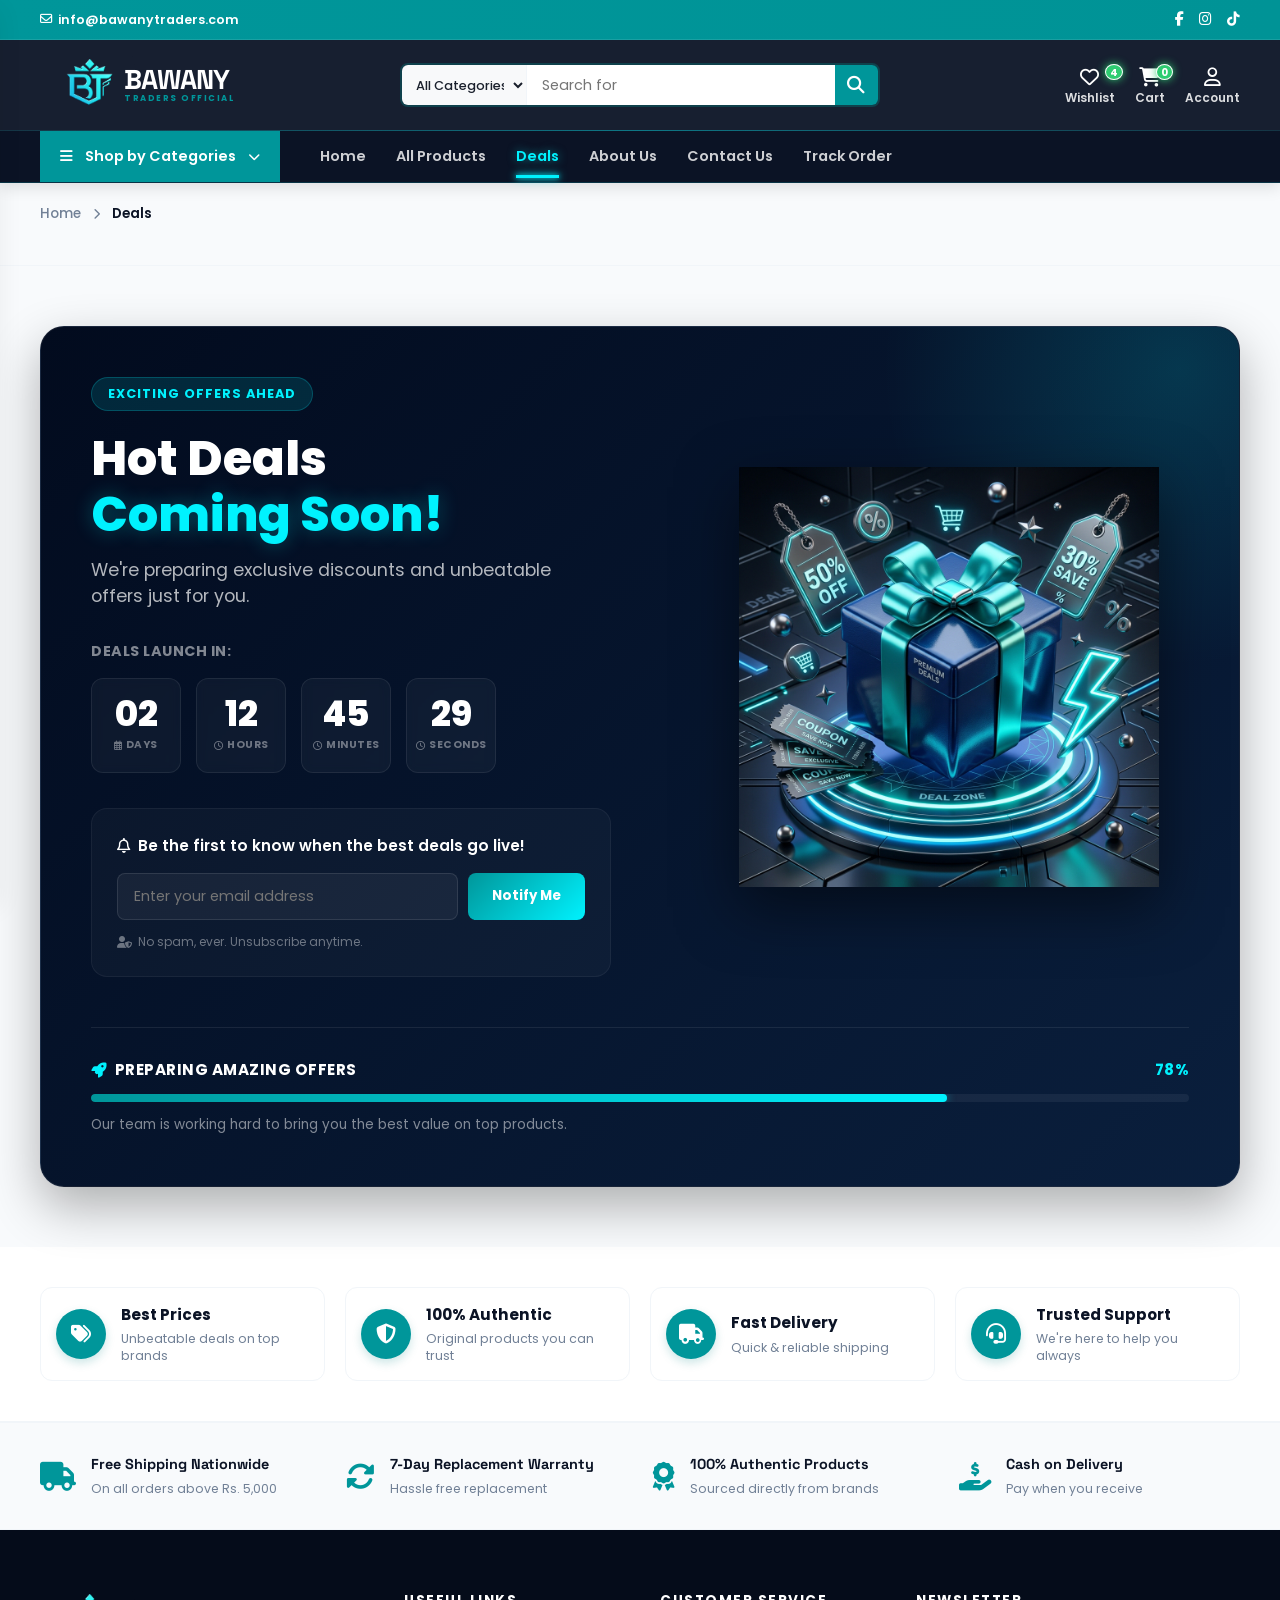
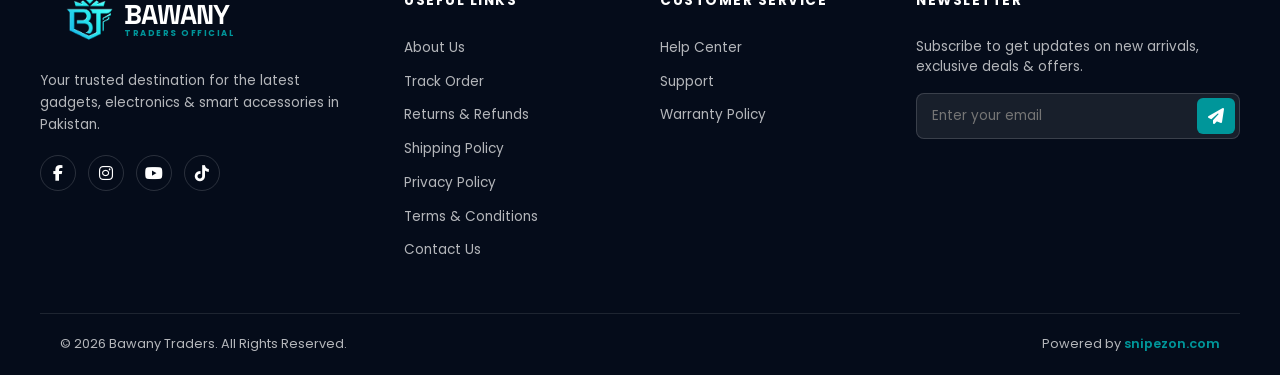
<file: deals.html>
<!DOCTYPE html>
<html lang="en">
<head>
  <meta charset="UTF-8">
  <meta name="viewport" content="width=device-width, initial-scale=1.0">
  <title>Hot Deals | Bawany Traders</title>
  <meta name="description" content="Discover unbeatable, limited-time hot deals on smart watches, earbuds, cables, smart home products, and accessories at Bawany Traders.">
  <!-- Stylesheets -->
  <link rel="stylesheet" href="styles.css">
  <!-- FontAwesome for Icons -->
  <link rel="stylesheet" href="https://cdnjs.cloudflare.com/ajax/libs/font-awesome/6.4.0/css/all.min.css">
</head>
<body>

  <!-- ==========================================
       HEADER SECTION
       ========================================== -->
  <header>
    <!-- Top Bar Ticker -->
    <div class="top-bar-ticker">
      <div class="container">
        <div class="ticker-left">
          <a href="mailto:info@bawanytraders.com"><i class="far fa-envelope"></i> info@bawanytraders.com</a>
        </div>
        <div class="ticker-center">
          <div class="ticker-wrapper">
            <div class="ticker-text">JOIN OUR COMMUNITY GROUP TODAY - SEND YOUR NAME, CITY & AREA TO 0314-0270274</div>
          </div>
        </div>
        <div class="ticker-right">
          <a href="#" aria-label="Facebook"><i class="fab fa-facebook-f"></i></a>
          <a href="#" aria-label="Instagram"><i class="fab fa-instagram"></i></a>
          <a href="#" aria-label="TikTok"><i class="fab fa-tiktok"></i></a>
        </div>
      </div>
    </div>

    <!-- Main Navigation Bar -->
    <div class="main-nav">
      <div class="container">
        <!-- Hamburger Menu for Mobile -->
        <button class="mobile-toggle" id="mobileToggle" aria-label="Open navigation menu">
          <i class="fas fa-bars"></i>
        </button>

        <!-- Brand Logo -->
        <a href="index.html" class="logo" id="brandLogo">
          <img src="images/logo.png" alt="Bawany Traders" class="logo-img">
          <div class="logo-text-wrapper">
            <span class="logo-title">BAWANY</span>
            <span class="logo-subtitle">TRADERS OFFICIAL</span>
          </div>
        </a>

        <!-- Search Container -->
        <div class="search-container">
          <select class="search-category" id="searchCategory" aria-label="Select category filter">
            <option>All Categories</option>
            <option>Smart Watches</option>
            <option>Audio / Earbuds</option>
            <option>Charging & Cables</option>
            <option>Smart Home</option>
            <option>Car Accessories</option>
          </select>
          <input type="text" class="search-input" id="searchInput" placeholder="Search for products, brands and more..." aria-label="Search inputs">
          <button class="search-btn" id="searchBtn" aria-label="Execute search">
            <i class="fas fa-search"></i>
          </button>
        </div>

        <!-- Action Items (Wishlist, Cart, Account) -->
        <div class="nav-actions">

          <a href="wishlist.html" class="nav-action-item" id="wishlistAction">
            <i class="far fa-heart"></i>
            <span>Wishlist</span>
            <span class="badge" id="wishlistBadge">4</span>
          </a>
          <a href="cart.html" class="nav-action-item" id="cartAction">
            <i class="fas fa-shopping-cart"></i>
            <span>Cart</span>
            <span class="badge" id="cartBadge">0</span>
          </a>
          <div class="nav-action-item" id="accountAction">
            <i class="far fa-user"></i>
            <span>Account</span>
          </div>
        </div>
      </div>
    </div>

    <!-- Sub Navigation Bar -->
    <nav class="sub-nav">
      <div class="container">
        <!-- Category Dropdown Button -->
        <div class="category-dropdown">
          <button class="category-btn" id="categoryBtn">
            <i class="fas fa-bars"></i>
            <span>Shop by Categories</span>
            <i class="fas fa-chevron-down" style="font-size: 0.75rem;"></i>
          </button>
          <!-- Category Hover/Click Menu -->
          <div class="category-menu" id="categoryMenu">
            <a href="#"><i class="fas fa-laptop" style="margin-right: 10px; width: 15px;"></i> Electronics</a>
            <a href="#"><i class="fas fa-clock" style="margin-right: 10px; width: 15px;"></i> Smart Watches</a>
            <a href="#"><i class="fas fa-headphones" style="margin-right: 10px; width: 15px;"></i> Audio / Earbuds</a>
            <a href="#"><i class="fas fa-bolt" style="margin-right: 10px; width: 15px;"></i> Charging & Cables</a>
            <a href="#"><i class="fas fa-home" style="margin-right: 10px; width: 15px;"></i> Smart Home</a>
            <a href="#"><i class="fas fa-car" style="margin-right: 10px; width: 15px;"></i> Car Accessories</a>
          </div>
        </div>

        <!-- Navigation Links -->
        <div class="nav-links">
          <a href="index.html">Home</a>
          <a href="products.html">All Products</a>
          <a href="deals.html" class="active">Deals</a>
          <a href="about.html">About Us</a>
          <a href="contact.html">Contact Us</a>
          <a href="track.html">Track Order</a>
        </div>
      </div>
    </nav>
  </header>

  <!-- Mobile Sidebar / Drawer -->
  <div class="drawer-overlay" id="drawerOverlay"></div>
  <div class="mobile-nav-drawer" id="mobileDrawer">
    <div class="drawer-header">
      <a href="index.html" class="logo">
        <img src="images/logo.png" alt="Bawany Traders" class="logo-img">
        <div class="logo-text-wrapper">
          <span class="logo-title">BAWANY</span>
          <span class="logo-subtitle">TRADERS OFFICIAL</span>
        </div>
      </a>
      <button class="drawer-close" id="drawerClose" aria-label="Close menu">&times;</button>
    </div>
    <div class="drawer-content">
      <div class="drawer-menu">
        <a href="index.html">Home</a>
        <a href="products.html">All Products</a>
        <a href="#">Best Sellers</a>
        <a href="deals.html" class="active">Deals</a>
        <a href="about.html">About Us</a>
        <a href="contact.html">Contact Us</a>
      </div>
      <div class="drawer-categories-title">Categories</div>
      <div class="drawer-menu">
        <a href="#">Smart Watches</a>
        <a href="#">Audio / Earbuds</a>
        <a href="#">Charging & Cables</a>
        <a href="#">Smart Home</a>
        <a href="#">Car Accessories</a>
      </div>
    </div>
  </div>

  <!-- ==========================================
       BREADCRUMB SECTION
       ========================================== -->
  <div class="breadcrumb-container" style="padding: 20px 0; background-color: #f8fafc; border-bottom: 1px solid var(--border-gray);">
    <div class="container">
      <div class="about-breadcrumb" style="font-size: 0.85rem; color: var(--text-muted);">
        <a href="index.html" style="color: var(--text-muted); text-decoration: none;">Home</a> 
        <i class="fas fa-chevron-right" style="font-size: 0.7rem; margin: 0 8px;"></i> 
        <span style="color: var(--dark-navy); font-weight: 600;">Deals</span>
      </div>
    </div>
  </div>

  <!-- ==========================================
       COMING SOON BANNER CARD
       ========================================== -->
  <section class="deals-banner-section" style="padding: 60px 0; background-color: #f8fafc;">
    <div class="container">
      <div class="deals-coming-soon-card reveal-on-scroll reveal-scale">
        <div class="deals-cs-grid">
          
          <!-- Left Column (Content) -->
          <div class="deals-cs-content">
            <span class="deals-badge">Exciting Offers Ahead</span>
            <h1 class="deals-main-title">Hot Deals <br><span>Coming Soon!</span></h1>
            <p class="deals-subtitle">We're preparing exclusive discounts and unbeatable offers just for you.</p>
            
            <div class="deals-launch-box">
              <span class="launch-label">Deals launch in:</span>
              <div class="countdown-timer">
                <div class="countdown-item">
                  <span class="countdown-num" id="days">00</span>
                  <span class="countdown-label"><i class="far fa-calendar-alt"></i> DAYS</span>
                </div>
                <div class="countdown-item">
                  <span class="countdown-num" id="hours">00</span>
                  <span class="countdown-label"><i class="far fa-clock"></i> HOURS</span>
                </div>
                <div class="countdown-item">
                  <span class="countdown-num" id="minutes">00</span>
                  <span class="countdown-label"><i class="far fa-clock"></i> MINUTES</span>
                </div>
                <div class="countdown-item">
                  <span class="countdown-num" id="seconds">00</span>
                  <span class="countdown-label"><i class="far fa-clock"></i> SECONDS</span>
                </div>
              </div>
            </div>
            
            <div class="deals-notify-box">
              <p class="notify-title"><i class="far fa-bell"></i> Be the first to know when the best deals go live!</p>
              <form class="deals-notify-form" id="dealsNotifyForm">
                <input type="email" class="notify-input" placeholder="Enter your email address" required aria-label="Notify email address">
                <button type="submit" class="notify-btn">Notify Me</button>
              </form>
              <span class="notify-subtext"><i class="fas fa-user-shield"></i> No spam, ever. Unsubscribe anytime.</span>
            </div>
          </div>
          
          <!-- Right Column (3D Visual) -->
          <div class="deals-cs-visual">
            <div class="deals-image-wrapper">
              <img src="images/deals-illustration.png" alt="Hot Deals Coming Soon" class="deals-3d-img">
            </div>
          </div>
          
        </div>
        
        <!-- Progress Bar -->
        <div class="deals-progress-container">
          <div class="progress-header">
            <span><i class="fas fa-rocket"></i> Preparing Amazing Offers</span>
            <span class="progress-percentage">78%</span>
          </div>
          <div class="progress-bar-track">
            <div class="progress-bar-fill" style="width: 78%;"></div>
          </div>
          <p class="progress-subtext">Our team is working hard to bring you the best value on top products.</p>
        </div>
        
      </div>
    </div>
  </section>

  <!-- ==========================================
       DEALS FEATURES SECTION
       ========================================== -->
  <section class="deals-features-section" style="padding: 40px 0; background-color: var(--white); border-bottom: 1px solid var(--border-gray);">
    <div class="container">
      <div class="deals-features-row">
        <!-- Feature 1 -->
        <div class="deals-feature-card">
          <div class="deals-feature-icon">
            <i class="fas fa-tags"></i>
          </div>
          <div class="deals-feature-info">
            <h5>Best Prices</h5>
            <p>Unbeatable deals on top brands</p>
          </div>
        </div>
        <!-- Feature 2 -->
        <div class="deals-feature-card">
          <div class="deals-feature-icon">
            <i class="fas fa-shield-alt"></i>
          </div>
          <div class="deals-feature-info">
            <h5>100% Authentic</h5>
            <p>Original products you can trust</p>
          </div>
        </div>
        <!-- Feature 3 -->
        <div class="deals-feature-card">
          <div class="deals-feature-icon">
            <i class="fas fa-truck"></i>
          </div>
          <div class="deals-feature-info">
            <h5>Fast Delivery</h5>
            <p>Quick & reliable shipping</p>
          </div>
        </div>
        <!-- Feature 4 -->
        <div class="deals-feature-card">
          <div class="deals-feature-icon">
            <i class="fas fa-headset"></i>
          </div>
          <div class="deals-feature-info">
            <h5>Trusted Support</h5>
            <p>We're here to help you always</p>
          </div>
        </div>
      </div>
    </div>
  </section>

  <!-- ==========================================
       PROPS BAR SECTION
       ========================================== -->
  <section class="props-bar-section">
    <div class="container">
      <div class="props-bar">
        <div class="prop-item">
          <i class="fas fa-truck"></i>
          <div class="prop-text">
            <h6>Free Shipping Nationwide</h6>
            <p>On all orders above Rs. 5,000</p>
          </div>
        </div>
        <div class="prop-item">
          <i class="fas fa-sync-alt"></i>
          <div class="prop-text">
            <h6>7-Day Replacement Warranty</h6>
            <p>Hassle free replacement</p>
          </div>
        </div>
        <div class="prop-item">
          <i class="fas fa-award"></i>
          <div class="prop-text">
            <h6>100% Authentic Products</h6>
            <p>Sourced directly from brands</p>
          </div>
        </div>
        <div class="prop-item">
          <i class="fas fa-hand-holding-usd"></i>
          <div class="prop-text">
            <h6>Cash on Delivery</h6>
            <p>Pay when you receive</p>
          </div>
        </div>
      </div>
    </div>
  </section>

  <!-- ==========================================
       FOOTER SECTION (DARK THEME)
       ========================================== -->
  <footer>
    <div class="container">
      <div class="footer-top">
        
        <!-- Column 1: Brand details -->
        <div class="footer-column footer-brand">
          <a href="index.html" class="logo">
            <img src="images/logo.png" alt="Bawany Traders" class="logo-img">
            <div class="logo-text-wrapper">
              <span class="logo-title" style="color: var(--white);">BAWANY</span>
              <span class="logo-subtitle">TRADERS OFFICIAL</span>
            </div>
          </a>
          <p>Your trusted destination for the latest gadgets, electronics & smart accessories in Pakistan.</p>
          <div class="social-links">
            <a href="#" class="social-link" aria-label="Facebook"><i class="fab fa-facebook-f"></i></a>
            <a href="#" class="social-link" aria-label="Instagram"><i class="fab fa-instagram"></i></a>
            <a href="#" class="social-link" aria-label="YouTube"><i class="fab fa-youtube"></i></a>
            <a href="#" class="social-link" aria-label="TikTok"><i class="fab fa-tiktok"></i></a>
          </div>
        </div>

        <!-- Column 2: Useful Links -->
        <div class="footer-column">
          <h3>Useful Links</h3>
          <ul class="footer-links-list">
            <li><a href="about.html">About Us</a></li>
            <li><a href="track.html">Track Order</a></li>
            <li><a href="#">Returns & Refunds</a></li>
            <li><a href="#">Shipping Policy</a></li>
            <li><a href="privacy-policy.html">Privacy Policy</a></li>
            <li><a href="#">Terms & Conditions</a></li>
            <li><a href="contact.html">Contact Us</a></li>
          </ul>
        </div>

        <!-- Column 3: Customer Service -->
        <div class="footer-column">
          <h3>Customer Service</h3>
          <ul class="footer-links-list">
            <li><a href="#">Help Center</a></li>
            <li><a href="#">Support</a></li>
            <li><a href="#">Warranty Policy</a></li>
          </ul>
        </div>

        <!-- Column 4: Newsletter -->
        <div class="footer-column">
          <h3>Newsletter</h3>
          <p style="font-size: 0.85rem; margin-bottom: 15px; line-height: 1.5;">Subscribe to get updates on new arrivals, exclusive deals & offers.</p>
          <form class="newsletter-form" id="newsletterForm">
            <input type="email" class="newsletter-input" id="newsletterInput" placeholder="Enter your email" required aria-label="Email address for subscription">
            <button type="submit" class="newsletter-btn" aria-label="Subscribe to newsletter">
              <i class="fas fa-paper-plane"></i>
            </button>
          </form>
        </div>

      </div>

      <!-- Copyright Bottom -->
      <div class="footer-bottom">
        <div class="container">
          <p>&copy; 2026 Bawany Traders. All Rights Reserved.</p>
          <p>Powered by <a href="https://snipezon.com" target="_blank" style="color: var(--primary-teal); text-decoration: none; font-weight: 600;">snipezon.com</a></p>
        </div>
      </div>
    </div>
  </footer>

  <!-- Scripts -->
  <script src="script.js"></script>
</body>
</html>
</file>
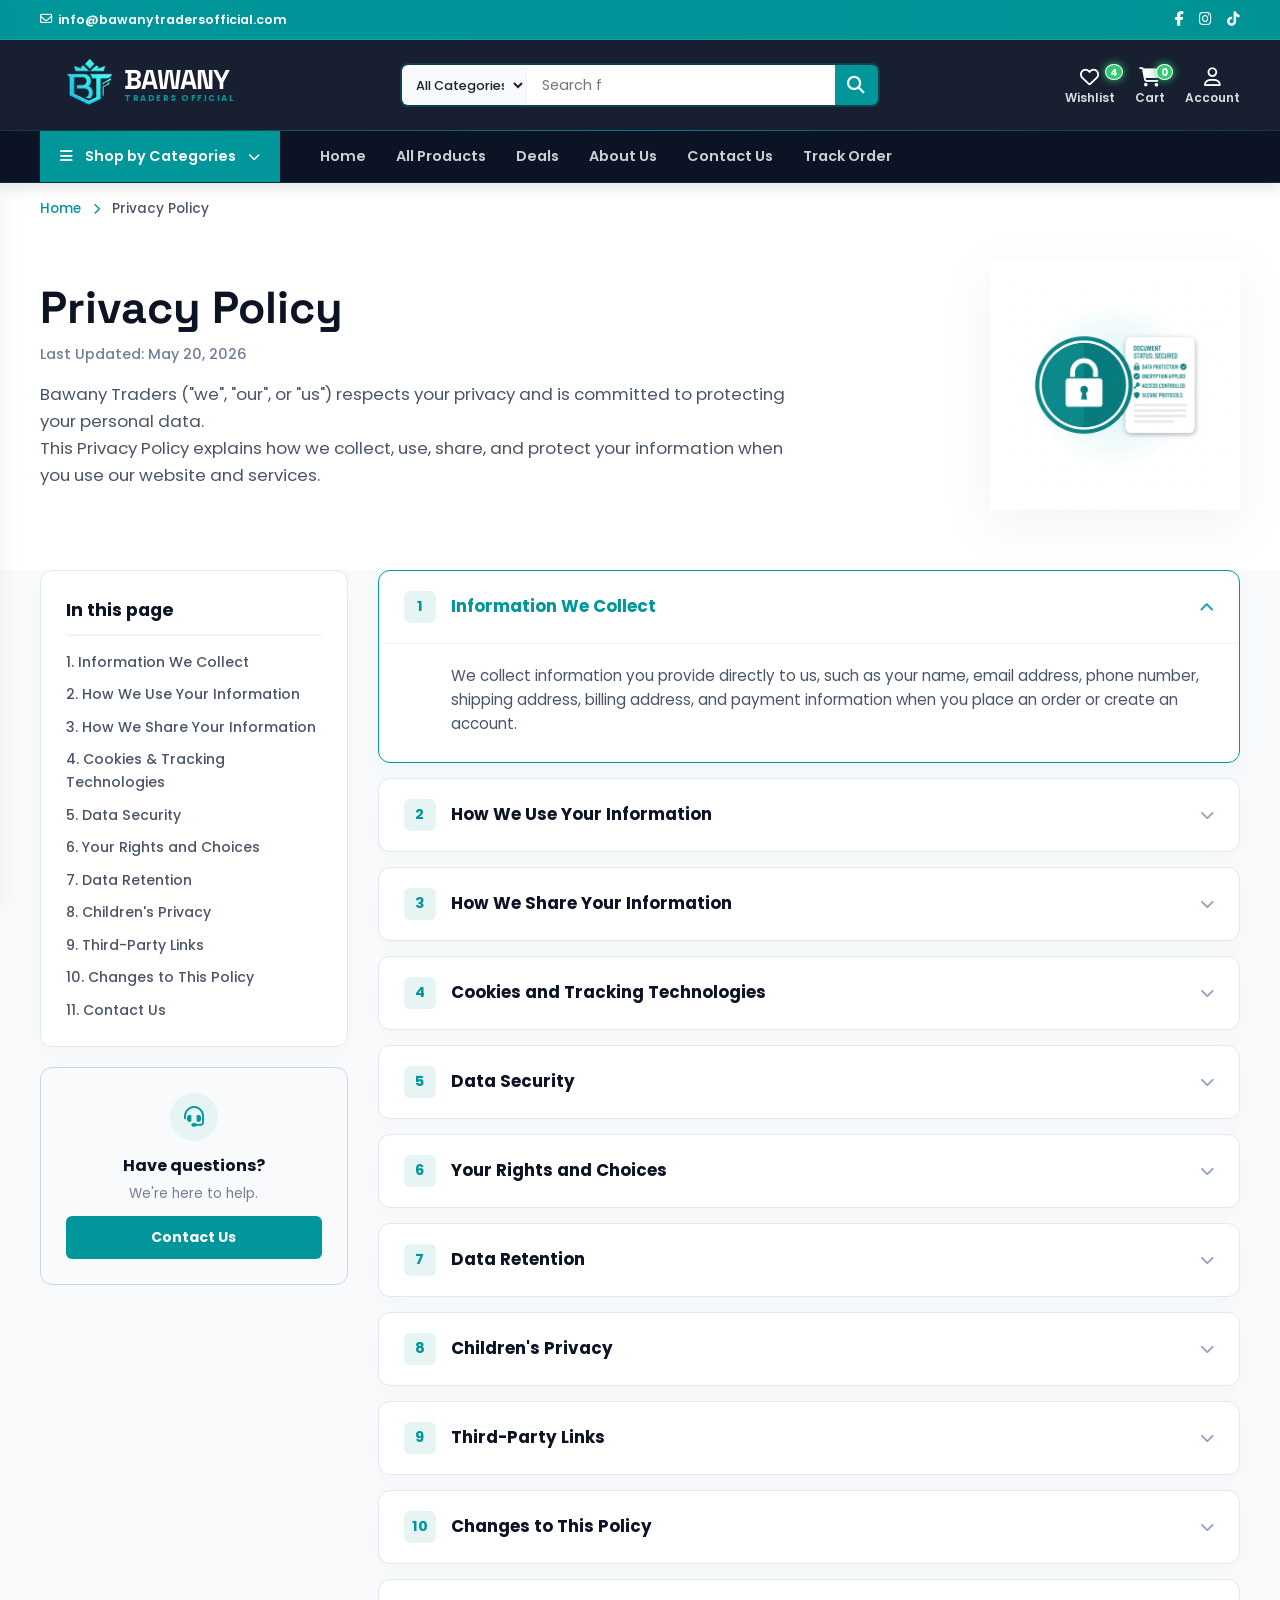
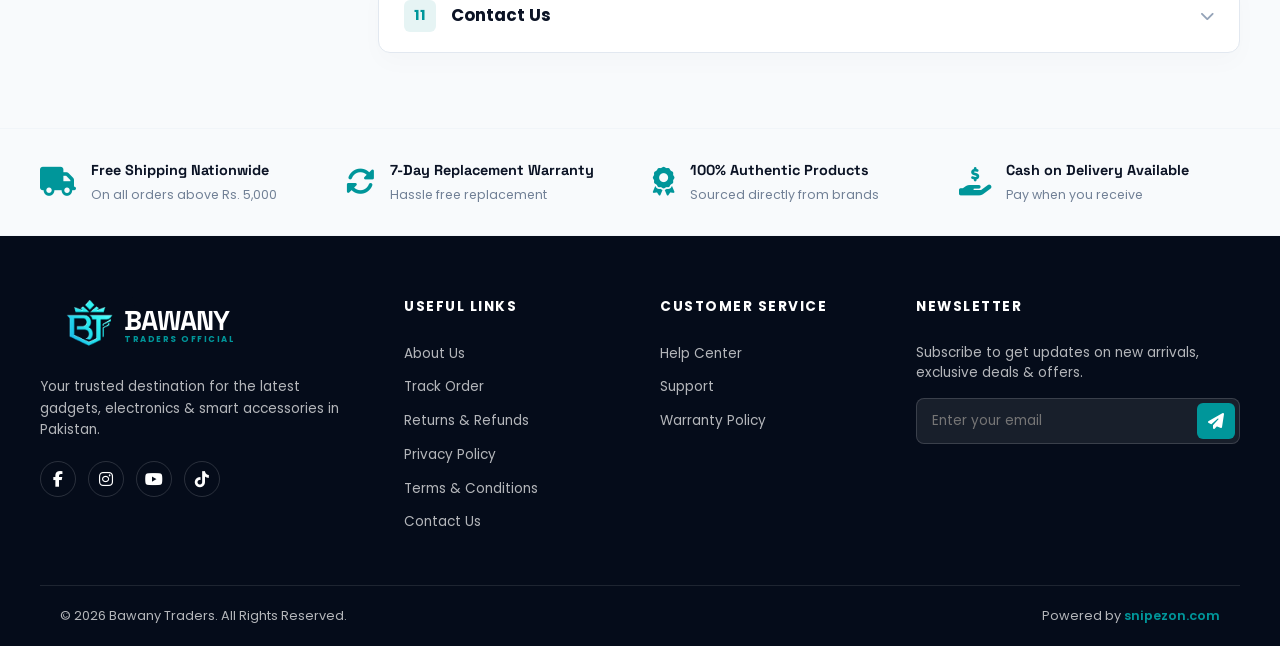
<file: privacy-policy.html>
<!DOCTYPE html>
<html lang="en">
<head>
  <meta charset="UTF-8">
  <meta name="viewport" content="width=device-width, initial-scale=1.0">
  <title>Privacy Policy | Bawany Traders</title>
  <meta name="description" content="Read the Bawany Traders Privacy Policy. Learn how we collect, use, protect, and manage your personal data when using our website and services.">
  <!-- Stylesheets -->
  <link rel="stylesheet" href="styles.css">
  <!-- FontAwesome for Icons -->
  <link rel="stylesheet" href="https://cdnjs.cloudflare.com/ajax/libs/font-awesome/6.4.0/css/all.min.css">
</head>
<body>

  <!-- ==========================================
       HEADER SECTION
       ========================================== -->
  <header>
    <!-- Top Bar Ticker -->
    <div class="top-bar-ticker">
      <div class="container">
        <div class="ticker-left">
          <a href="mailto:info@bawanytradersofficial.com"><i class="far fa-envelope"></i> info@bawanytradersofficial.com</a>
        </div>
        <div class="ticker-center">
          <div class="ticker-wrapper">
            <div class="ticker-text">JOIN OUR COMMUNITY GROUP TODAY - SEND YOUR NAME, CITY & AREA TO 0314-0270274</div>
          </div>
        </div>
        <div class="ticker-right">
          <a href="#" aria-label="Facebook"><i class="fab fa-facebook-f"></i></a>
          <a href="#" aria-label="Instagram"><i class="fab fa-instagram"></i></a>
          <a href="#" aria-label="TikTok"><i class="fab fa-tiktok"></i></a>
        </div>
      </div>
    </div>

    <!-- Main Navigation Bar -->
    <div class="main-nav">
      <div class="container">
        <!-- Hamburger Menu for Mobile -->
        <button class="mobile-toggle" id="mobileToggle" aria-label="Open navigation menu">
          <i class="fas fa-bars"></i>
        </button>

        <!-- Brand Logo -->
        <a href="index.html" class="logo" id="brandLogo">
          <img src="images/logo.png" alt="Bawany Traders" class="logo-img">
          <div class="logo-text-wrapper">
            <span class="logo-title">BAWANY</span>
            <span class="logo-subtitle">TRADERS OFFICIAL</span>
          </div>
        </a>

        <!-- Search Container -->
        <div class="search-container">
          <select class="search-category" id="searchCategory" aria-label="Select category filter">
            <option>All Categories</option>
            <option>Smart Watches</option>
            <option>Audio / Earbuds</option>
            <option>Charging & Cables</option>
            <option>Smart Home</option>
            <option>Car Accessories</option>
          </select>
          <input type="text" class="search-input" id="searchInput" placeholder="Search for products, brands and more..." aria-label="Search inputs">
          <button class="search-btn" id="searchBtn" aria-label="Execute search">
            <i class="fas fa-search"></i>
          </button>
        </div>

        <!-- Action Items (Wishlist, Cart, Account) -->
        <div class="nav-actions">

          <a href="wishlist.html" class="nav-action-item" id="wishlistAction">
            <i class="far fa-heart"></i>
            <span>Wishlist</span>
            <span class="badge" id="wishlistBadge">4</span>
          </a>
          <a href="cart.html" class="nav-action-item" id="cartAction">
            <i class="fas fa-shopping-cart"></i>
            <span>Cart</span>
            <span class="badge" id="cartBadge">0</span>
          </a>
          <div class="nav-action-item" id="accountAction">
            <i class="far fa-user"></i>
            <span>Account</span>
          </div>
        </div>
      </div>
    </div>

    <!-- Sub Navigation Bar -->
    <nav class="sub-nav">
      <div class="container">
        <!-- Category Dropdown Button -->
        <div class="category-dropdown">
          <button class="category-btn" id="categoryBtn">
            <i class="fas fa-bars"></i>
            <span>Shop by Categories</span>
            <i class="fas fa-chevron-down" style="font-size: 0.75rem;"></i>
          </button>
          <!-- Category Hover/Click Menu -->
          <div class="category-menu" id="categoryMenu">
            <a href="#"><i class="fas fa-laptop" style="margin-right: 10px; width: 15px;"></i> Electronics</a>
            <a href="#"><i class="fas fa-clock" style="margin-right: 10px; width: 15px;"></i> Smart Watches</a>
            <a href="#"><i class="fas fa-headphones" style="margin-right: 10px; width: 15px;"></i> Audio / Earbuds</a>
            <a href="#"><i class="fas fa-bolt" style="margin-right: 10px; width: 15px;"></i> Charging & Cables</a>
            <a href="#"><i class="fas fa-home" style="margin-right: 10px; width: 15px;"></i> Smart Home</a>
            <a href="#"><i class="fas fa-car" style="margin-right: 10px; width: 15px;"></i> Car Accessories</a>
          </div>
        </div>

        <!-- Navigation Links -->
        <div class="nav-links">
          <a href="index.html">Home</a>
          <a href="products.html">All Products</a>
          <a href="deals.html">Deals</a>
          <a href="about.html">About Us</a>
          <a href="contact.html">Contact Us</a>
          <a href="track.html">Track Order</a>
        </div>
      </div>
    </nav>
  </header>

  <!-- Mobile Sidebar / Drawer -->
  <div class="drawer-overlay" id="drawerOverlay"></div>
  <div class="mobile-nav-drawer" id="mobileDrawer">
    <div class="drawer-header">
      <a href="index.html" class="logo">
        <img src="images/logo.png" alt="Bawany Traders" class="logo-img">
        <div class="logo-text-wrapper">
          <span class="logo-title">BAWANY</span>
          <span class="logo-subtitle">TRADERS OFFICIAL</span>
        </div>
      </a>
      <button class="drawer-close" id="drawerClose" aria-label="Close menu">&times;</button>
    </div>
    <div class="drawer-content">
      <div class="drawer-menu">
        <a href="index.html">Home</a>
        <a href="products.html">All Products</a>
        <a href="#">Best Sellers</a>
        <a href="deals.html">Deals</a>
        <a href="about.html">About Us</a>
        <a href="contact.html">Contact Us</a>
      </div>
      <div class="drawer-categories-title">Categories</div>
      <div class="drawer-menu">
        <a href="#">Smart Watches</a>
        <a href="#">Audio / Earbuds</a>
        <a href="#">Charging & Cables</a>
        <a href="#">Smart Home</a>
        <a href="#">Car Accessories</a>
      </div>
    </div>
  </div>

  <!-- ==========================================
       BREADCRUMB SECTION
       ========================================== -->
  <div class="breadcrumb-container" style="padding: 15px 0 0 0; background-color: #ffffff;">
    <div class="container">
      <div class="about-breadcrumb" style="font-size: 0.85rem; color: #00969A; font-weight: 500;">
        <a href="index.html" style="color: #00969A; text-decoration: none;">Home</a> 
        <i class="fas fa-chevron-right" style="font-size: 0.7rem; margin: 0 8px; color: #00969A;"></i> 
        <span style="color: #4a5568;">Privacy Policy</span>
      </div>
    </div>
  </div>

  <!-- ==========================================
       HERO HEADER SECTION
       ========================================== -->
  <section class="privacy-hero-section" style="padding: 20px 0 40px 0; background-color: #ffffff;">
    <div class="container">
      <div class="privacy-hero-grid">
        <div class="privacy-hero-content">
          <h1 class="privacy-title">Privacy Policy</h1>
          <span class="privacy-last-updated">Last Updated: May 20, 2026</span>
          <p class="privacy-subtitle">Bawany Traders ("we", "our", or "us") respects your privacy and is committed to protecting your personal data.<br>This Privacy Policy explains how we collect, use, share, and protect your information when you use our website and services.</p>
        </div>
        <div class="privacy-hero-visual">
          <img src="images/privacy-illustration.png" alt="Privacy Security Illustration" class="privacy-ill-img">
        </div>
      </div>
    </div>
  </section>

  <!-- ==========================================
       POLICY CONTENT LAYOUT
       ========================================== -->
  <section class="privacy-content-section" style="padding: 0 0 60px 0; background-color: #f8fafc;">
    <div class="container">
      <div class="privacy-layout-grid">
        
        <!-- Left: Page Index Sidebar -->
        <aside class="privacy-sidebar">
          <div class="sidebar-card">
            <h4 class="sidebar-title">In this page</h4>
            <ul class="sidebar-menu">
              <li><a href="#sec1">1. Information We Collect</a></li>
              <li><a href="#sec2">2. How We Use Your Information</a></li>
              <li><a href="#sec3">3. How We Share Your Information</a></li>
              <li><a href="#sec4">4. Cookies & Tracking Technologies</a></li>
              <li><a href="#sec5">5. Data Security</a></li>
              <li><a href="#sec6">6. Your Rights and Choices</a></li>
              <li><a href="#sec7">7. Data Retention</a></li>
              <li><a href="#sec8">8. Children's Privacy</a></li>
              <li><a href="#sec9">9. Third-Party Links</a></li>
              <li><a href="#sec10">10. Changes to This Policy</a></li>
              <li><a href="#sec11">11. Contact Us</a></li>
            </ul>
          </div>

          <!-- Question Support Widget -->
          <div class="sidebar-support-widget">
            <div class="widget-icon-box"><i class="fas fa-headset"></i></div>
            <h4>Have questions?</h4>
            <p>We're here to help.</p>
            <a href="contact.html" class="widget-btn">Contact Us</a>
          </div>
        </aside>

        <!-- Right: Policy Detailed Accordions -->
        <div class="privacy-accordions-container">
          
          <!-- Accordion 1 -->
          <details class="policy-accordion" id="sec1" open>
            <summary class="policy-summary">
              <div class="summary-left">
                <span class="policy-number">1</span>
                <span class="policy-heading">Information We Collect</span>
              </div>
              <i class="fas fa-chevron-down policy-chevron"></i>
            </summary>
            <div class="policy-content">
              <p>We collect information you provide directly to us, such as your name, email address, phone number, shipping address, billing address, and payment information when you place an order or create an account.</p>
            </div>
          </details>

          <!-- Accordion 2 -->
          <details class="policy-accordion" id="sec2">
            <summary class="policy-summary">
              <div class="summary-left">
                <span class="policy-number">2</span>
                <span class="policy-heading">How We Use Your Information</span>
              </div>
              <i class="fas fa-chevron-down policy-chevron"></i>
            </summary>
            <div class="policy-content">
              <p>We use the information we collect to process your orders, provide customer support, improve our products and services, send order updates and promotional offers, and ensure a secure shopping experience.</p>
            </div>
          </details>

          <!-- Accordion 3 -->
          <details class="policy-accordion" id="sec3">
            <summary class="policy-summary">
              <div class="summary-left">
                <span class="policy-number">3</span>
                <span class="policy-heading">How We Share Your Information</span>
              </div>
              <i class="fas fa-chevron-down policy-chevron"></i>
            </summary>
            <div class="policy-content">
              <p>We do not sell your personal information. We may share your information with trusted service providers who assist us in operating our website and conducting our business, such as payment processors and delivery partners.</p>
            </div>
          </details>

          <!-- Accordion 4 -->
          <details class="policy-accordion" id="sec4">
            <summary class="policy-summary">
              <div class="summary-left">
                <span class="policy-number">4</span>
                <span class="policy-heading">Cookies and Tracking Technologies</span>
              </div>
              <i class="fas fa-chevron-down policy-chevron"></i>
            </summary>
            <div class="policy-content">
              <p>We use cookies and similar technologies to enhance your browsing experience, analyze website traffic, remember your preferences, and display relevant content and ads.</p>
            </div>
          </details>

          <!-- Accordion 5 -->
          <details class="policy-accordion" id="sec5">
            <summary class="policy-summary">
              <div class="summary-left">
                <span class="policy-number">5</span>
                <span class="policy-heading">Data Security</span>
              </div>
              <i class="fas fa-chevron-down policy-chevron"></i>
            </summary>
            <div class="policy-content">
              <p>We implement industry-standard security measures to protect your personal information from unauthorized access, alteration, disclosure, or destruction.</p>
            </div>
          </details>

          <!-- Accordion 6 -->
          <details class="policy-accordion" id="sec6">
            <summary class="policy-summary">
              <div class="summary-left">
                <span class="policy-number">6</span>
                <span class="policy-heading">Your Rights and Choices</span>
              </div>
              <i class="fas fa-chevron-down policy-chevron"></i>
            </summary>
            <div class="policy-content">
              <p>You have the right to access, update, or delete your personal information. You can also opt out of marketing communications at any time.</p>
            </div>
          </details>

          <!-- Accordion 7 -->
          <details class="policy-accordion" id="sec7">
            <summary class="policy-summary">
              <div class="summary-left">
                <span class="policy-number">7</span>
                <span class="policy-heading">Data Retention</span>
              </div>
              <i class="fas fa-chevron-down policy-chevron"></i>
            </summary>
            <div class="policy-content">
              <p>We retain your personal information only for as long as necessary to fulfill the purposes outlined in this policy, unless a longer retention period is required by law.</p>
            </div>
          </details>

          <!-- Accordion 8 -->
          <details class="policy-accordion" id="sec8">
            <summary class="policy-summary">
              <div class="summary-left">
                <span class="policy-number">8</span>
                <span class="policy-heading">Children's Privacy</span>
              </div>
              <i class="fas fa-chevron-down policy-chevron"></i>
            </summary>
            <div class="policy-content">
              <p>Our website is not intended for children under the age of 13. We do not knowingly collect personal information from children.</p>
            </div>
          </details>

          <!-- Accordion 9 -->
          <details class="policy-accordion" id="sec9">
            <summary class="policy-summary">
              <div class="summary-left">
                <span class="policy-number">9</span>
                <span class="policy-heading">Third-Party Links</span>
              </div>
              <i class="fas fa-chevron-down policy-chevron"></i>
            </summary>
            <div class="policy-content">
              <p>Our website may contain links to third-party websites. We are not responsible for the privacy practices or content of those websites.</p>
            </div>
          </details>

          <!-- Accordion 10 -->
          <details class="policy-accordion" id="sec10">
            <summary class="policy-summary">
              <div class="summary-left">
                <span class="policy-number">10</span>
                <span class="policy-heading">Changes to This Policy</span>
              </div>
              <i class="fas fa-chevron-down policy-chevron"></i>
            </summary>
            <div class="policy-content">
              <p>We may update this Privacy Policy from time to time. Any changes will be posted on this page with an updated revision date.</p>
            </div>
          </details>

          <!-- Accordion 11 -->
          <details class="policy-accordion" id="sec11">
            <summary class="policy-summary">
              <div class="summary-left">
                <span class="policy-number">11</span>
                <span class="policy-heading">Contact Us</span>
              </div>
              <i class="fas fa-chevron-down policy-chevron"></i>
            </summary>
            <div class="policy-content">
              <p>If you have any questions about this Privacy Policy, please contact us.</p>
              
              <!-- Contact Grid Panel inside Accordion -->
              <div class="policy-contact-details">
                <div class="policy-contact-item">
                  <i class="far fa-envelope"></i>
                  <span>Email: <a href="mailto:hello@bawanytraders.pk">hello@bawanytraders.pk</a></span>
                </div>
                <div class="policy-contact-item">
                  <i class="fas fa-phone-alt"></i>
                  <span>Phone: <a href="tel:03140270274">0314-0270274</a></span>
                </div>
                <div class="policy-contact-item">
                  <i class="fas fa-map-marker-alt"></i>
                  <span>Address: Bawany Traders Official, Shop # F-6, Central Mall, Saddar, Karachi, Pakistan</span>
                </div>
              </div>
            </div>
          </details>

        </div>

      </div>
    </div>
  </section>

  <!-- ==========================================
       PROPS BAR SECTION
       ========================================== -->
  <section class="props-bar-section">
    <div class="container">
      <div class="props-bar">
        <div class="prop-item">
          <i class="fas fa-truck"></i>
          <div class="prop-text">
            <h6>Free Shipping Nationwide</h6>
            <p>On all orders above Rs. 5,000</p>
          </div>
        </div>
        <div class="prop-item">
          <i class="fas fa-sync-alt"></i>
          <div class="prop-text">
            <h6>7-Day Replacement Warranty</h6>
            <p>Hassle free replacement</p>
          </div>
        </div>
        <div class="prop-item">
          <i class="fas fa-award"></i>
          <div class="prop-text">
            <h6>100% Authentic Products</h6>
            <p>Sourced directly from brands</p>
          </div>
        </div>
        <div class="prop-item">
          <i class="fas fa-hand-holding-usd"></i>
          <div class="prop-text">
            <h6>Cash on Delivery Available</h6>
            <p>Pay when you receive</p>
          </div>
        </div>
      </div>
    </div>
  </section>

  <!-- ==========================================
       FOOTER SECTION (DARK THEME)
       ========================================== -->
  <footer>
    <div class="container">
      <div class="footer-top">
        
        <!-- Column 1: Brand details -->
        <div class="footer-column footer-brand">
          <a href="index.html" class="logo">
            <img src="images/logo.png" alt="Bawany Traders" class="logo-img">
            <div class="logo-text-wrapper">
              <span class="logo-title" style="color: var(--white);">BAWANY</span>
              <span class="logo-subtitle">TRADERS OFFICIAL</span>
            </div>
          </a>
          <p>Your trusted destination for the latest gadgets, electronics & smart accessories in Pakistan.</p>
          <div class="social-links">
            <a href="#" class="social-link" aria-label="Facebook"><i class="fab fa-facebook-f"></i></a>
            <a href="#" class="social-link" aria-label="Instagram"><i class="fab fa-instagram"></i></a>
            <a href="#" class="social-link" aria-label="YouTube"><i class="fab fa-youtube"></i></a>
            <a href="#" class="social-link" aria-label="TikTok"><i class="fab fa-tiktok"></i></a>
          </div>
        </div>

        <!-- Column 2: Useful Links -->
        <div class="footer-column">
          <h3>Useful Links</h3>
          <ul class="footer-links-list">
            <li><a href="about.html">About Us</a></li>
            <li><a href="track.html">Track Order</a></li>
            <li><a href="#">Returns & Refunds</a></li>
            <li><a href="privacy-policy.html">Privacy Policy</a></li>
            <li><a href="#">Terms & Conditions</a></li>
            <li><a href="contact.html">Contact Us</a></li>
          </ul>
        </div>

        <!-- Column 3: Customer Service -->
        <div class="footer-column">
          <h3>Customer Service</h3>
          <ul class="footer-links-list">
            <li><a href="#">Help Center</a></li>
            <li><a href="#">Support</a></li>
            <li><a href="#">Warranty Policy</a></li>
          </ul>
        </div>

        <!-- Column 4: Newsletter -->
        <div class="footer-column">
          <h3>Newsletter</h3>
          <p style="font-size: 0.85rem; margin-bottom: 15px; line-height: 1.5;">Subscribe to get updates on new arrivals, exclusive deals & offers.</p>
          <form class="newsletter-form" id="newsletterForm">
            <input type="email" class="newsletter-input" id="newsletterInput" placeholder="Enter your email" required aria-label="Email address for subscription">
            <button type="submit" class="newsletter-btn" aria-label="Subscribe to newsletter">
              <i class="fas fa-paper-plane"></i>
            </button>
          </form>
        </div>

      </div>

      <!-- Copyright Bottom -->
      <div class="footer-bottom">
        <div class="container">
          <p>&copy; 2026 Bawany Traders. All Rights Reserved.</p>
          <p>Powered by <a href="https://snipezon.com" target="_blank" style="color: var(--primary-teal); text-decoration: none; font-weight: 600;">snipezon.com</a></p>
        </div>
      </div>
    </div>
  </footer>

  <!-- Scripts -->
  <script src="script.js"></script>
</body>
</html>
</file>
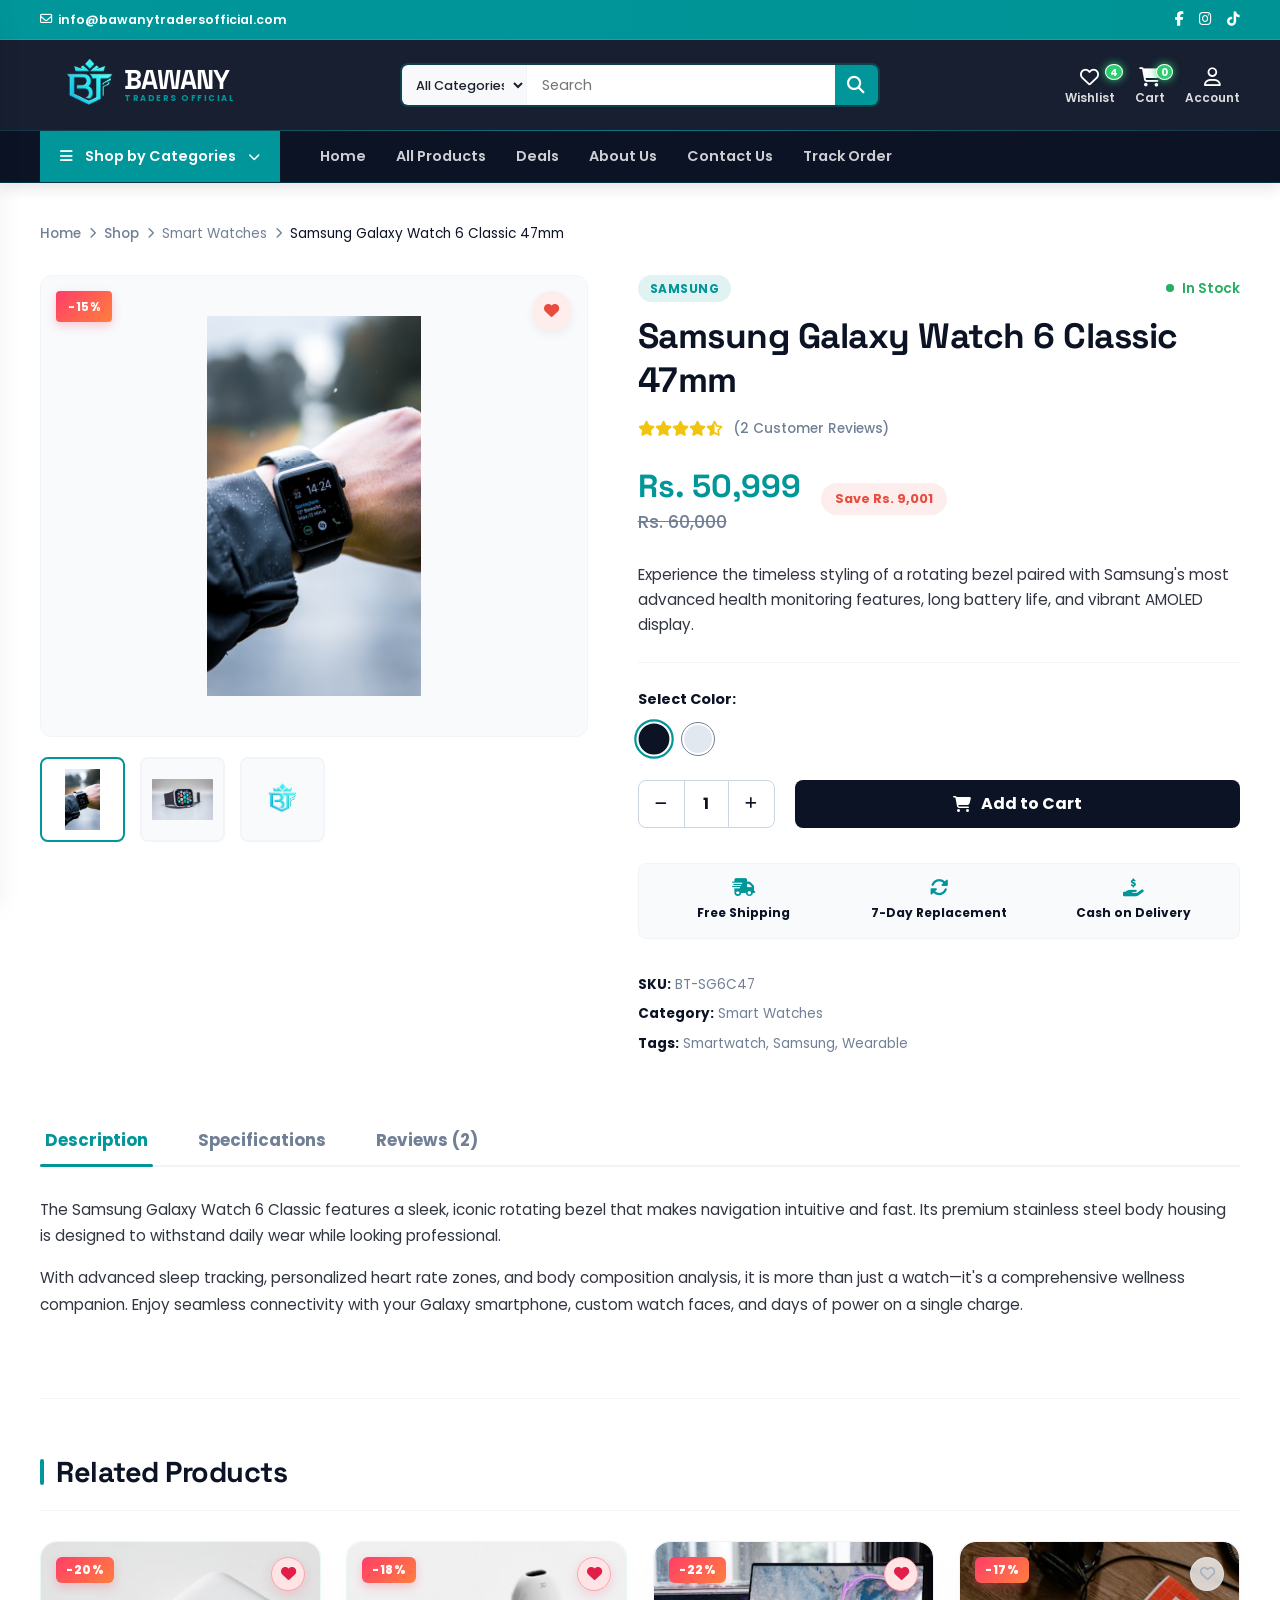
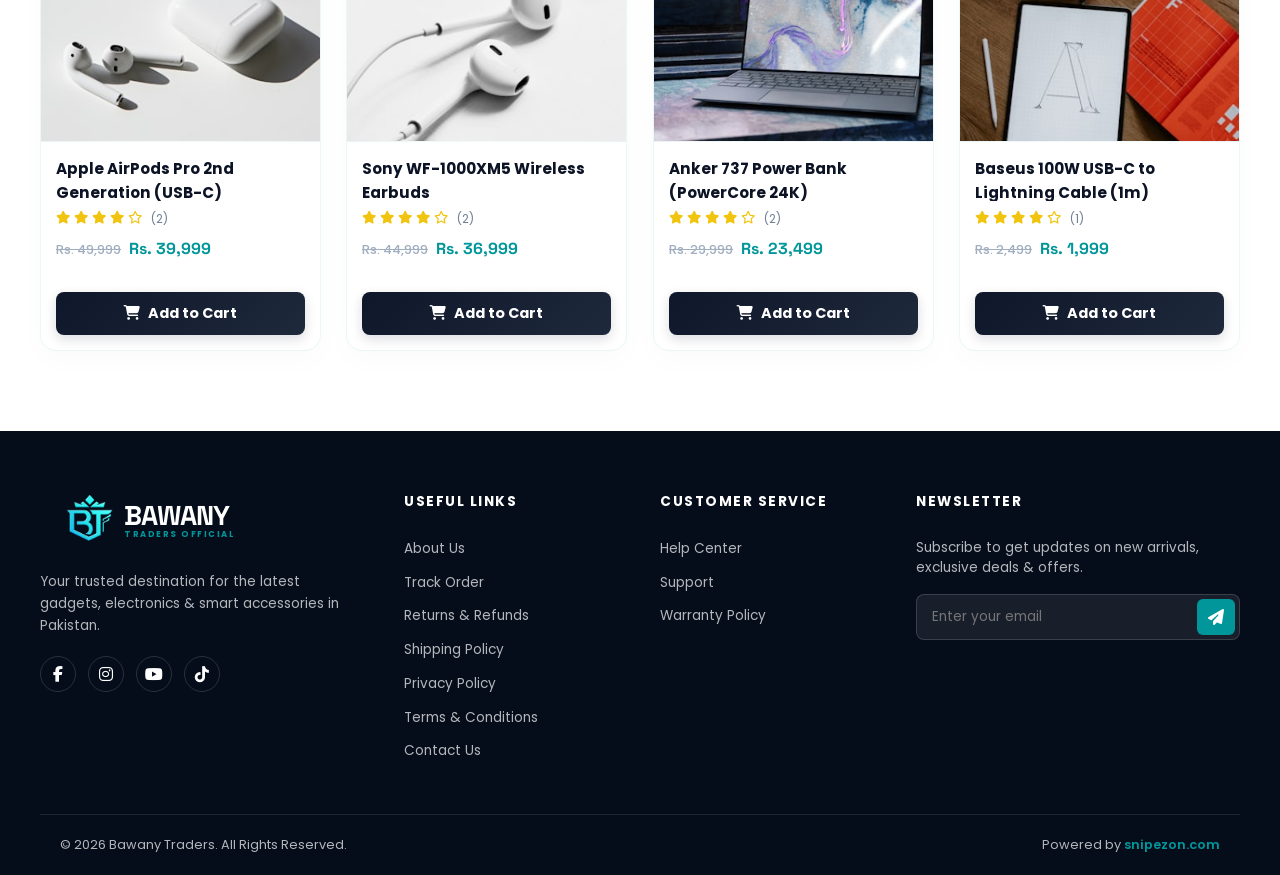
<file: product-detail.html>
<!DOCTYPE html>
<html lang="en">
<head>
  <meta charset="UTF-8">
  <meta name="viewport" content="width=device-width, initial-scale=1.0">
  <title>Product Details | Bawany Traders</title>
  <meta name="description" content="View product specifications, detailed description, customer reviews, and purchase online at Bawany Traders Pakistan.">
  <!-- Stylesheets -->
  <link rel="stylesheet" href="styles.css">
  <!-- FontAwesome for Icons -->
  <link rel="stylesheet" href="https://cdnjs.cloudflare.com/ajax/libs/font-awesome/6.4.0/css/all.min.css">
</head>
<body>

  <!-- ==========================================
       HEADER SECTION
       ========================================== -->
  <header>
    <!-- Top Bar Ticker -->
    <div class="top-bar-ticker">
      <div class="container">
        <div class="ticker-left">
          <a href="mailto:info@bawanytradersofficial.com"><i class="far fa-envelope"></i> info@bawanytradersofficial.com</a>
        </div>
        <div class="ticker-center">
          <div class="ticker-wrapper">
            <div class="ticker-text">JOIN OUR COMMUNITY GROUP TODAY - SEND YOUR NAME, CITY &amp; AREA TO 0314-0270274</div>
          </div>
        </div>
        <div class="ticker-right">
          <a href="#" aria-label="Facebook"><i class="fab fa-facebook-f"></i></a>
          <a href="#" aria-label="Instagram"><i class="fab fa-instagram"></i></a>
          <a href="#" aria-label="TikTok"><i class="fab fa-tiktok"></i></a>
        </div>
      </div>
    </div>

    <!-- Main Navigation Bar -->
    <div class="main-nav">
      <div class="container">
        <!-- Hamburger Menu for Mobile -->
        <button class="mobile-toggle" id="mobileToggle" aria-label="Open navigation menu">
          <i class="fas fa-bars"></i>
        </button>

        <!-- Brand Logo -->
        <a href="index.html" class="logo" id="brandLogo">
          <img src="images/logo.png" alt="Bawany Traders" class="logo-img">
          <div class="logo-text-wrapper">
            <span class="logo-title">BAWANY</span>
            <span class="logo-subtitle">TRADERS OFFICIAL</span>
          </div>
        </a>

        <!-- Search Container -->
        <div class="search-container">
          <select class="search-category" id="searchCategory" aria-label="Select category filter">
            <option>All Categories</option>
            <option>Smart Watches</option>
            <option>Audio / Earbuds</option>
            <option>Charging &amp; Cables</option>
            <option>Smart Home</option>
            <option>Car Accessories</option>
          </select>
          <input type="text" class="search-input" id="searchInput" placeholder="Search for products, brands and more..." aria-label="Search inputs">
          <button class="search-btn" id="searchBtn" aria-label="Execute search">
            <i class="fas fa-search"></i>
          </button>
        </div>

        <!-- Action Items (Wishlist, Cart, Account) -->
        <div class="nav-actions">

          <a href="wishlist.html" class="nav-action-item" id="wishlistAction">
            <i class="far fa-heart"></i>
            <span>Wishlist</span>
            <span class="badge" id="wishlistBadge">4</span>
          </a>
          <a href="cart.html" class="nav-action-item" id="cartAction">
            <i class="fas fa-shopping-cart"></i>
            <span>Cart</span>
            <span class="badge" id="cartBadge">0</span>
          </a>
          <div class="nav-action-item" id="accountAction">
            <i class="far fa-user"></i>
            <span>Account</span>
          </div>
        </div>
      </div>
    </div>

    <!-- Sub Navigation Bar -->
    <nav class="sub-nav">
      <div class="container">
        <!-- Category Dropdown Button -->
        <div class="category-dropdown">
          <button class="category-btn" id="categoryBtn">
            <i class="fas fa-bars"></i>
            <span>Shop by Categories</span>
            <i class="fas fa-chevron-down" style="font-size: 0.75rem;"></i>
          </button>
          <!-- Category Hover/Click Menu -->
          <div class="category-menu" id="categoryMenu">
            <a href="#"><i class="fas fa-laptop" style="margin-right: 10px; width: 15px;"></i> Electronics</a>
            <a href="#"><i class="fas fa-clock" style="margin-right: 10px; width: 15px;"></i> Smart Watches</a>
            <a href="#"><i class="fas fa-headphones" style="margin-right: 10px; width: 15px;"></i> Audio / Earbuds</a>
            <a href="#"><i class="fas fa-bolt" style="margin-right: 10px; width: 15px;"></i> Charging &amp; Cables</a>
            <a href="#"><i class="fas fa-home" style="margin-right: 10px; width: 15px;"></i> Smart Home</a>
            <a href="#"><i class="fas fa-car" style="margin-right: 10px; width: 15px;"></i> Car Accessories</a>
          </div>
        </div>

        <!-- Navigation Links -->
        <div class="nav-links">
          <a href="index.html">Home</a>
          <a href="products.html">All Products</a>
          <a href="deals.html">Deals</a>
          <a href="about.html">About Us</a>
          <a href="contact.html">Contact Us</a>
          <a href="track.html">Track Order</a>
        </div>
      </div>
    </nav>
  </header>

  <!-- Mobile Sidebar / Drawer -->
  <div class="drawer-overlay" id="drawerOverlay"></div>
  <div class="mobile-nav-drawer" id="mobileDrawer">
    <div class="drawer-header">
      <a href="index.html" class="logo">
        <img src="images/logo.png" alt="Bawany Traders" class="logo-img">
        <div class="logo-text-wrapper">
          <span class="logo-title">BAWANY</span>
          <span class="logo-subtitle">TRADERS OFFICIAL</span>
        </div>
      </a>
      <button class="drawer-close" id="drawerClose" aria-label="Close menu">&times;</button>
    </div>
    <div class="drawer-content">
      <div class="drawer-menu">
        <a href="index.html">Home</a>
        <a href="products.html">All Products</a>
        <a href="#">Best Sellers</a>
        <a href="deals.html">Deals</a>
        <a href="about.html">About Us</a>
        <a href="contact.html">Contact Us</a>
      </div>
      <div class="drawer-categories-title">Categories</div>
      <div class="drawer-menu">
        <a href="#">Smart Watches</a>
        <a href="#">Audio / Earbuds</a>
        <a href="#">Charging &amp; Cables</a>
        <a href="#">Smart Home</a>
        <a href="#">Car Accessories</a>
      </div>
    </div>
  </div>

  <!-- ==========================================
       PRODUCT DETAIL SECTION
       ========================================== -->
  <section class="product-detail-section">
    <div class="container">
      
      <!-- Breadcrumbs -->
      <div class="detail-breadcrumbs">
        <a href="index.html">Home</a> 
        <i class="fas fa-chevron-right"></i> 
        <a href="products.html">Shop</a> 
        <i class="fas fa-chevron-right"></i> 
        <span id="breadcrumbCategory" style="color: var(--text-muted);">Category</span> 
        <i class="fas fa-chevron-right"></i> 
        <span id="breadcrumbTitle" style="color: var(--dark-navy);">Product</span>
      </div>

      <!-- Main Product Box Grid -->
      <div class="product-detail-grid">
        
        <!-- Left: Image Gallery -->
        <div class="product-detail-gallery">
          <div class="main-image-container">
            <span class="product-badge" id="productDetailBadge" style="display: none;"></span>
            <button class="wishlist-btn-corner" id="wishlistHeartBtn" aria-label="Add to wishlist">
              <i class="far fa-heart"></i>
            </button>
            <img src="images/logo.png" alt="Product Image" id="mainDetailImage">
          </div>
          <div class="thumbnail-list" id="thumbnailList">
            <!-- Thumbnails injected via JS -->
          </div>
        </div>

        <!-- Right: Product Info -->
        <div class="product-detail-info">
          
          <div class="product-header-meta">
            <span class="product-brand-tag" id="productBrand">Official Brand</span>
            <div class="stock-status-box" id="stockStatusBox">
              <span class="stock-dot pulse-dot"></span>
              <span id="stockStatusText">In Stock</span>
            </div>
          </div>

          <h1 class="product-detail-title" id="productDetailTitle">Loading Product...</h1>
          
          <!-- Rating -->
          <div class="product-detail-rating">
            <div class="rating-stars" id="detailRatingStars">
              <!-- Injected by JS -->
            </div>
            <a href="#reviews" class="rating-link-count" id="detailRatingLink">(0 Customer Reviews)</a>
          </div>

          <!-- Pricing -->
          <div class="product-detail-price-box">
            <div class="prices-wrapper">
              <span class="price-current" id="detailPriceCurrent">Rs. 0</span>
              <span class="price-old" id="detailPriceOld" style="display: none;">Rs. 0</span>
            </div>
            <span class="save-amount-badge" id="detailSaveBadge" style="display: none;">Save Rs. 0</span>
          </div>

          <!-- Description Brief -->
          <p class="product-brief-description" id="productBriefDesc">
            Loading description details...
          </p>

          <!-- Divider -->
          <hr class="detail-divider">

          <!-- Options: Color -->
          <div class="product-options-group" id="colorOptionsGroup">
            <h4 class="option-title">Select Color:</h4>
            <div class="color-options-list" id="colorOptionsList">
              <!-- Colors injected by JS -->
            </div>
          </div>

          <!-- Actions Wrapper: Quantity & Add to Cart -->
          <div class="product-actions-wrapper">
            <div class="quantity-picker-box">
              <button class="qty-btn minus" id="qtyMinusBtn" aria-label="Decrease quantity"><i class="fas fa-minus"></i></button>
              <input type="number" class="qty-val-input" id="detailQtyInput" value="1" min="1" max="10" readonly aria-label="Selected quantity">
              <button class="qty-btn plus" id="qtyPlusBtn" aria-label="Increase quantity"><i class="fas fa-plus"></i></button>
            </div>
            <button class="btn btn-teal add-to-cart-action-btn" id="addToCartActionBtn">
              <i class="fas fa-shopping-cart"></i> Add to Cart
            </button>
          </div>

          <!-- Trust Badges -->
          <div class="detail-trust-badges">
            <div class="trust-badge-item">
              <i class="fas fa-shipping-fast"></i>
              <span>Free Shipping</span>
            </div>
            <div class="trust-badge-item">
              <i class="fas fa-sync-alt"></i>
              <span>7-Day Replacement</span>
            </div>
            <div class="trust-badge-item">
              <i class="fas fa-hand-holding-usd"></i>
              <span>Cash on Delivery</span>
            </div>
          </div>

          <!-- Metadata list -->
          <div class="product-meta-list">
            <div><strong>SKU:</strong> <span id="detailSKU">BT-00000</span></div>
            <div><strong>Category:</strong> <span id="detailCategory">Accessories</span></div>
            <div><strong>Tags:</strong> <span id="detailTags">Smart, Gadgets</span></div>
          </div>

        </div>

      </div>

      <!-- ==========================================
           TABS SECTION (DESCRIPTION, SPECS, REVIEWS)
           ========================================== -->
      <div class="product-tabs-container">
        
        <!-- Tab Headers -->
        <div class="tab-headers">
          <button class="tab-btn active" data-tab="tabDesc">Description</button>
          <button class="tab-btn" data-tab="tabSpecs">Specifications</button>
          <button class="tab-btn" data-tab="tabReviews">Reviews (<span id="reviewsCountBadge">0</span>)</button>
        </div>

        <!-- Tab Panels -->
        <div class="tab-panels">
          
          <!-- Panel 1: Description -->
          <div class="tab-panel active" id="tabDesc">
            <div class="rich-text-content" id="detailLongDesc">
              <p>Loading full description...</p>
            </div>
          </div>

          <!-- Panel 2: Specifications -->
          <div class="tab-panel" id="tabSpecs">
            <div class="table-responsive">
              <table class="specs-table">
                <tbody id="specsTableBody">
                  <!-- Specs injected via JS -->
                </tbody>
              </table>
            </div>
          </div>

          <!-- Panel 3: Reviews -->
          <div class="tab-panel" id="tabReviews">
            
            <div class="reviews-summary-grid">
              
              <!-- Left rating breakdown -->
              <div class="rating-breakdown-box">
                <h3 class="average-rating-num" id="averageRatingNum">0.0</h3>
                <div class="average-rating-stars" id="averageRatingStars">
                  <!-- Injected by JS -->
                </div>
                <p class="based-on-text">Based on <span id="ratingBreakdownCount">0</span> review(s)</p>
              </div>

              <!-- Star bar list -->
              <div class="star-bars-container">
                <div class="star-bar-row">
                  <span>5 Star</span>
                  <div class="progress-bar-bg"><div class="progress-bar-fill" style="width: 85%;"></div></div>
                  <span>85%</span>
                </div>
                <div class="star-bar-row">
                  <span>4 Star</span>
                  <div class="progress-bar-bg"><div class="progress-bar-fill" style="width: 10%;"></div></div>
                  <span>10%</span>
                </div>
                <div class="star-bar-row">
                  <span>3 Star</span>
                  <div class="progress-bar-bg"><div class="progress-bar-fill" style="width: 5%;"></div></div>
                  <span>5%</span>
                </div>
                <div class="star-bar-row">
                  <span>2 Star</span>
                  <div class="progress-bar-bg"><div class="progress-bar-fill" style="width: 0%;"></div></div>
                  <span>0%</span>
                </div>
                <div class="star-bar-row">
                  <span>1 Star</span>
                  <div class="progress-bar-bg"><div class="progress-bar-fill" style="width: 0%;"></div></div>
                  <span>0%</span>
                </div>
              </div>

            </div>

            <hr class="detail-divider" style="margin: 30px 0;">

            <div class="reviews-content-grid">
              
              <!-- Review list -->
              <div class="reviews-list" id="reviewsList">
                <!-- Reviews injected via JS -->
              </div>

              <!-- Write a review form -->
              <div class="write-review-container">
                <h3>Write a Review</h3>
                <form class="write-review-form" id="newReviewForm">
                  <div class="form-group">
                    <label>Your Rating *</label>
                    <div class="star-rating-selector" id="starRatingSelector">
                      <i class="far fa-star" data-rating="1"></i>
                      <i class="far fa-star" data-rating="2"></i>
                      <i class="far fa-star" data-rating="3"></i>
                      <i class="far fa-star" data-rating="4"></i>
                      <i class="far fa-star" data-rating="5"></i>
                    </div>
                  </div>
                  <div class="form-row">
                    <div class="form-group">
                      <label for="reviewName">Your Name *</label>
                      <input type="text" id="reviewName" class="form-control" required placeholder="Enter your name">
                    </div>
                    <div class="form-group">
                      <label for="reviewEmail">Your Email *</label>
                      <input type="email" id="reviewEmail" class="form-control" required placeholder="Enter your email">
                    </div>
                  </div>
                  <div class="form-group">
                    <label for="reviewText">Your Review *</label>
                    <textarea id="reviewText" rows="5" class="form-control" required placeholder="Share your experience with this product..."></textarea>
                  </div>
                  <button type="submit" class="btn btn-navy" style="width: auto; padding: 12px 30px;">Submit Review</button>
                </form>
              </div>

            </div>

          </div>

        </div>

      </div>

      <!-- ==========================================
           RELATED PRODUCTS SECTION
           ========================================== -->
      <div class="related-products-section">
        <div style="display: flex; align-items: center; justify-content: space-between; margin-bottom: 30px; border-bottom: 1px solid var(--border-gray); padding-bottom: 15px;">
          <div style="display: flex; align-items: center; gap: 12px;">
            <span style="display: inline-block; width: 4px; height: 26px; background-color: var(--primary-teal); border-radius: 2px;"></span>
            <h2 style="font-family: 'Space Grotesk', sans-serif; font-size: 1.8rem; font-weight: 800; color: var(--dark-navy); margin: 0; letter-spacing: -0.5px;">Related Products</h2>
          </div>
        </div>
        <div class="products-grid" id="relatedProductsGrid">
          <!-- Injected dynamically via JS -->
        </div>
      </div>

    </div>
  </section>

  <!-- ==========================================
       FOOTER SECTION (DARK THEME)
       ========================================== -->
  <footer>
    <div class="container">
      <div class="footer-top" data-stagger="true">
        
        <!-- Column 1: Brand details -->
        <div class="footer-column footer-brand reveal-on-scroll reveal-visible">
          <a href="index.html" class="logo">
            <img src="images/logo.png" alt="Bawany Traders" class="logo-img">
            <div class="logo-text-wrapper">
              <span class="logo-title" style="color: var(--white);">BAWANY</span>
              <span class="logo-subtitle">TRADERS OFFICIAL</span>
            </div>
          </a>
          <p>Your trusted destination for the latest gadgets, electronics &amp; smart accessories in Pakistan.</p>
          <div class="social-links">
            <a href="#" class="social-link" aria-label="Facebook"><i class="fab fa-facebook-f"></i></a>
            <a href="#" class="social-link" aria-label="Instagram"><i class="fab fa-instagram"></i></a>
            <a href="#" class="social-link" aria-label="YouTube"><i class="fab fa-youtube"></i></a>
            <a href="#" class="social-link" aria-label="TikTok"><i class="fab fa-tiktok"></i></a>
          </div>
        </div>

        <!-- Column 2: Useful Links -->
        <div class="footer-column reveal-on-scroll reveal-visible">
          <h3>Useful Links</h3>
          <ul class="footer-links-list">
            <li><a href="about.html">About Us</a></li>
            <li><a href="track.html">Track Order</a></li>
            <li><a href="#">Returns &amp; Refunds</a></li>
            <li><a href="#">Shipping Policy</a></li>
            <li><a href="privacy-policy.html">Privacy Policy</a></li>
            <li><a href="#">Terms &amp; Conditions</a></li>
            <li><a href="contact.html">Contact Us</a></li>
          </ul>
        </div>

        <!-- Column 3: Customer Service -->
        <div class="footer-column reveal-on-scroll reveal-visible">
          <h3>Customer Service</h3>
          <ul class="footer-links-list">
            <li><a href="#">Help Center</a></li>
            <li><a href="#">Support</a></li>
            <li><a href="#">Warranty Policy</a></li>
          </ul>
        </div>

        <!-- Column 4: Newsletter -->
        <div class="footer-column reveal-on-scroll reveal-visible">
          <h3>Newsletter</h3>
          <p style="font-size: 0.85rem; margin-bottom: 15px; line-height: 1.5;">Subscribe to get updates on new arrivals, exclusive deals &amp; offers.</p>
          <form class="newsletter-form" id="newsletterForm">
            <input type="email" class="newsletter-input" id="newsletterInput" placeholder="Enter your email" required aria-label="Email address for subscription">
            <button type="submit" class="newsletter-btn" aria-label="Subscribe to newsletter">
              <i class="fas fa-paper-plane"></i>
            </button>
          </form>
        </div>

      </div>

      <!-- Copyright Bottom -->
      <div class="footer-bottom">
        <div class="container">
          <p>&copy; 2026 Bawany Traders. All Rights Reserved.</p>
          <p>Powered by <a href="https://snipezon.com" target="_blank" style="color: var(--primary-teal); text-decoration: none; font-weight: 600;">snipezon.com</a></p>
        </div>
      </div>
    </div>
  </footer>

  <!-- Scripts -->
  <script src="script.js"></script>
</body>
</html>
</file>
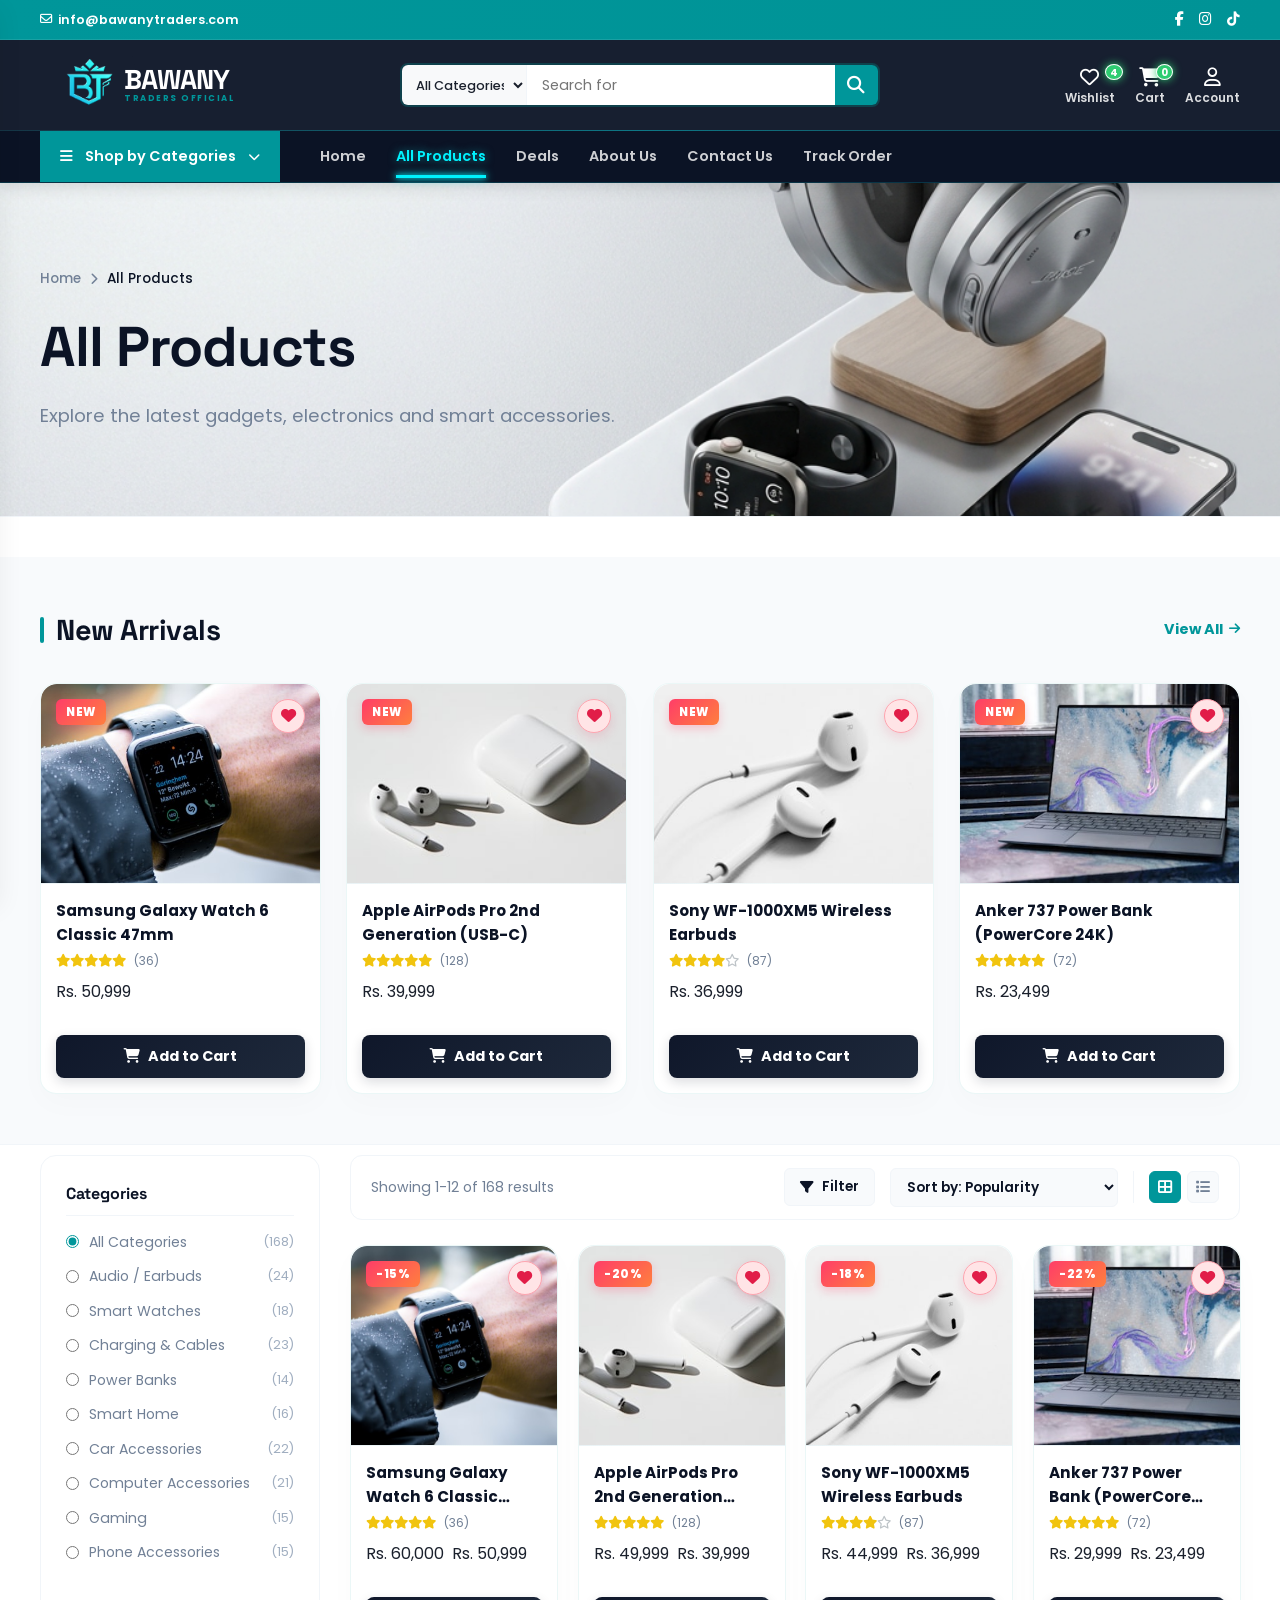
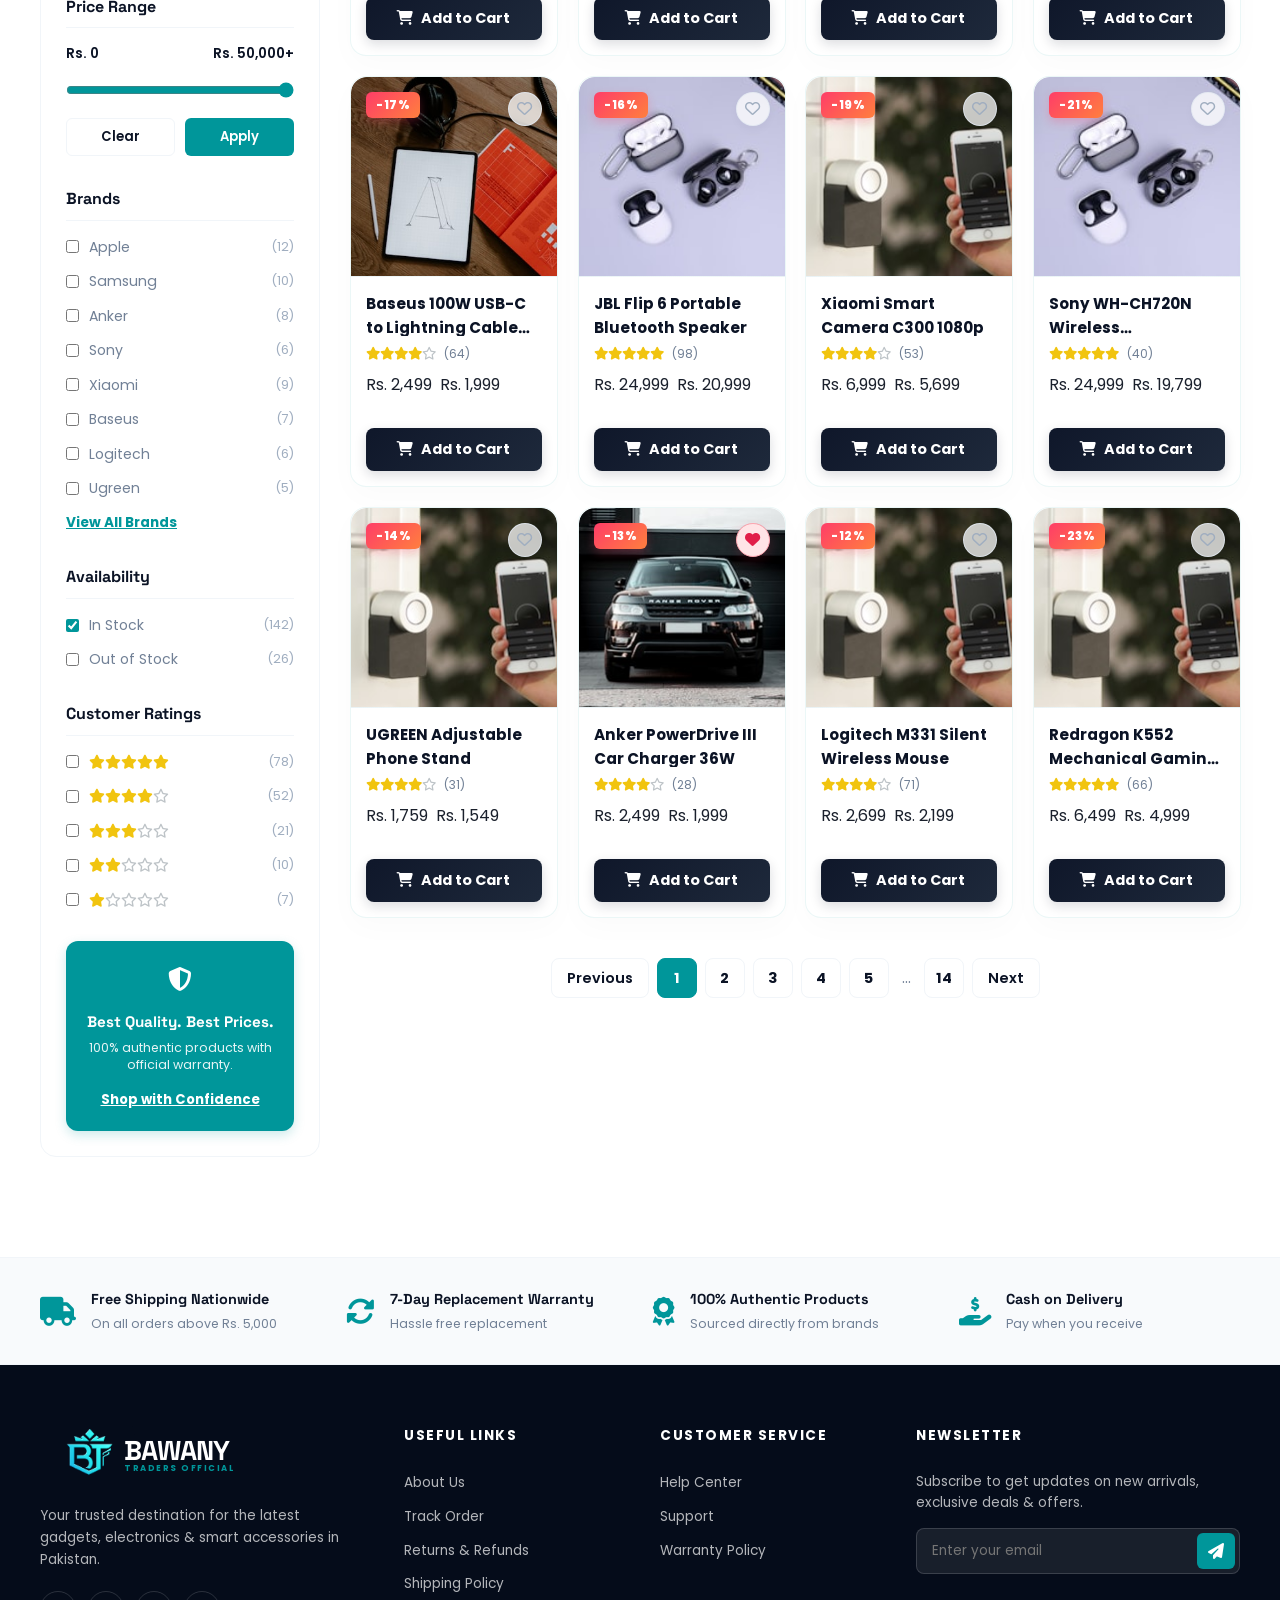
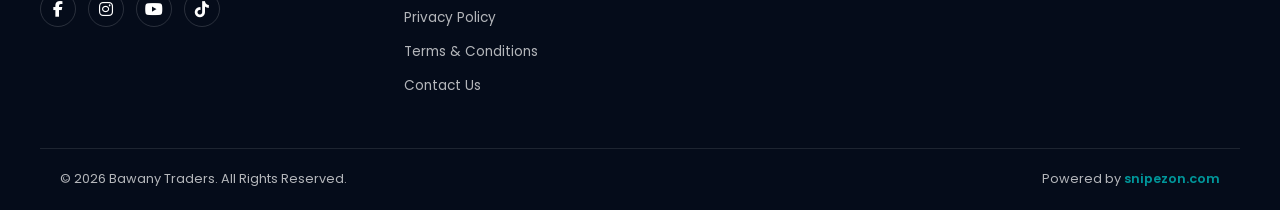
<file: products.html>
<!DOCTYPE html>
<html lang="en">
<head>
  <meta charset="UTF-8">
  <meta name="viewport" content="width=device-width, initial-scale=1.0">
  <title>All Products | Bawany Traders</title>
  <meta name="description" content="Shop the latest smartwatches, ANC wireless earbuds, high capacity power banks, and tech accessories at Bawany Traders Pakistan.">
  <!-- Stylesheets -->
  <link rel="stylesheet" href="styles.css">
  <!-- FontAwesome for Icons -->
  <link rel="stylesheet" href="https://cdnjs.cloudflare.com/ajax/libs/font-awesome/6.4.0/css/all.min.css">
</head>
<body>

  <!-- ==========================================
       HEADER SECTION
       ========================================== -->
  <header>
    <!-- Top Bar Ticker -->
    <div class="top-bar-ticker">
      <div class="container">
        <div class="ticker-left">
          <a href="mailto:info@bawanytraders.com"><i class="far fa-envelope"></i> info@bawanytraders.com</a>
        </div>
        <div class="ticker-center">
          <div class="ticker-wrapper">
            <div class="ticker-text">JOIN OUR COMMUNITY GROUP TODAY - SEND YOUR NAME, CITY &amp; AREA TO 0314-0270274</div>
          </div>
        </div>
        <div class="ticker-right">
          <a href="#" aria-label="Facebook"><i class="fab fa-facebook-f"></i></a>
          <a href="#" aria-label="Instagram"><i class="fab fa-instagram"></i></a>
          <a href="#" aria-label="TikTok"><i class="fab fa-tiktok"></i></a>
        </div>
      </div>
    </div>

    <!-- Main Navigation Bar -->
    <div class="main-nav">
      <div class="container">
        <!-- Hamburger Menu for Mobile -->
        <button class="mobile-toggle" id="mobileToggle" aria-label="Open navigation menu">
          <i class="fas fa-bars"></i>
        </button>

        <!-- Brand Logo -->
        <a href="index.html" class="logo" id="brandLogo">
          <img src="images/logo.png" alt="Bawany Traders" class="logo-img">
          <div class="logo-text-wrapper">
            <span class="logo-title">BAWANY</span>
            <span class="logo-subtitle">TRADERS OFFICIAL</span>
          </div>
        </a>

        <!-- Search Container -->
        <div class="search-container">
          <select class="search-category" id="searchCategory" aria-label="Select category filter">
            <option>All Categories</option>
            <option>Smart Watches</option>
            <option>Audio / Earbuds</option>
            <option>Charging & Cables</option>
            <option>Smart Home</option>
            <option>Car Accessories</option>
          </select>
          <input type="text" class="search-input" id="searchInput" placeholder="Search for products, brands and more..." aria-label="Search inputs">
          <button class="search-btn" id="searchBtn" aria-label="Execute search">
            <i class="fas fa-search"></i>
          </button>
        </div>

        <!-- Action Items (Wishlist, Cart, Account) -->
        <div class="nav-actions">

          <a href="wishlist.html" class="nav-action-item" id="wishlistAction">
            <i class="far fa-heart"></i>
            <span>Wishlist</span>
            <span class="badge" id="wishlistBadge">4</span>
          </a>
          <a href="cart.html" class="nav-action-item" id="cartAction">
            <i class="fas fa-shopping-cart"></i>
            <span>Cart</span>
            <span class="badge" id="cartBadge">0</span>
          </a>
          <div class="nav-action-item" id="accountAction">
            <i class="far fa-user"></i>
            <span>Account</span>
          </div>
        </div>
      </div>
    </div>

    <!-- Sub Navigation Bar -->
    <nav class="sub-nav">
      <div class="container">
        <!-- Category Dropdown Button -->
        <div class="category-dropdown">
          <button class="category-btn" id="categoryBtn">
            <i class="fas fa-bars"></i>
            <span>Shop by Categories</span>
            <i class="fas fa-chevron-down" style="font-size: 0.75rem;"></i>
          </button>
          <!-- Category Hover/Click Menu -->
          <div class="category-menu" id="categoryMenu">
            <a href="#"><i class="fas fa-laptop" style="margin-right: 10px; width: 15px;"></i> Electronics</a>
            <a href="#"><i class="fas fa-clock" style="margin-right: 10px; width: 15px;"></i> Smart Watches</a>
            <a href="#"><i class="fas fa-headphones" style="margin-right: 10px; width: 15px;"></i> Audio / Earbuds</a>
            <a href="#"><i class="fas fa-bolt" style="margin-right: 10px; width: 15px;"></i> Charging & Cables</a>
            <a href="#"><i class="fas fa-home" style="margin-right: 10px; width: 15px;"></i> Smart Home</a>
            <a href="#"><i class="fas fa-car" style="margin-right: 10px; width: 15px;"></i> Car Accessories</a>
          </div>
        </div>

        <!-- Navigation Links -->
        <div class="nav-links">
          <a href="index.html">Home</a>
          <a href="products.html" class="active">All Products</a>
          
          <a href="deals.html">Deals</a>
          <a href="about.html">About Us</a>
          <a href="contact.html">Contact Us</a>
          <a href="track.html">Track Order</a>
        </div>
      </div>
    </nav>
  </header>

  <!-- Mobile Sidebar / Drawer -->
  <div class="drawer-overlay" id="drawerOverlay"></div>
  <div class="mobile-nav-drawer" id="mobileDrawer">
    <div class="drawer-header">
      <a href="index.html" class="logo">
        <img src="images/logo.png" alt="Bawany Traders" class="logo-img">
        <div class="logo-text-wrapper">
          <span class="logo-title">BAWANY</span>
          <span class="logo-subtitle">TRADERS OFFICIAL</span>
        </div>
      </a>
      <button class="drawer-close" id="drawerClose" aria-label="Close menu">&times;</button>
    </div>
    <div class="drawer-content">
      <div class="drawer-menu">
        <a href="index.html">Home</a>
        <a href="products.html" class="active">All Products</a>
        <a href="#">Best Sellers</a>
        <a href="deals.html">Deals</a>
        <a href="about.html">About Us</a>
        <a href="contact.html">Contact Us</a>
      </div>
      <div class="drawer-categories-title">Categories</div>
      <div class="drawer-menu">
        <a href="#">Smart Watches</a>
        <a href="#">Audio / Earbuds</a>
        <a href="#">Charging & Cables</a>
        <a href="#">Smart Home</a>
        <a href="#">Car Accessories</a>
      </div>
    </div>
  </div>

  <!-- ==========================================
       CATALOG HERO BANNER
       ========================================== -->
  <section class="catalog-hero">
    <div class="container">
      <div class="catalog-hero-inner">
        <div class="catalog-hero-content">
          <div class="about-breadcrumb" style="margin-bottom: 12px; color: var(--text-muted);">
            <a href="index.html" style="color: var(--text-muted);">Home</a> <i class="fas fa-chevron-right" style="font-size: 0.75rem; margin: 0 5px;"></i> <span style="color: var(--dark-navy);">All Products</span>
          </div>
          <h1>All Products</h1>
          <p>Explore the latest gadgets, electronics and smart accessories.</p>
        </div>
      </div>
    </div>
  </section>

  <!-- ==========================================
       NEW ARRIVALS SECTION
       ========================================== -->
  <section id="new-arrivals" style="background-color: #F8FAFC; padding: 50px 0; border-bottom: 1px solid var(--border-gray);">
    <div class="container">
      <div style="display: flex; align-items: center; justify-content: space-between; margin-bottom: 30px;">
        <div style="display: flex; align-items: center; gap: 12px;">
          <span style="display: inline-block; width: 4px; height: 26px; background-color: var(--primary-teal); border-radius: 2px;"></span>
          <h2 style="font-family: 'Space Grotesk', sans-serif; font-size: 1.8rem; font-weight: 800; color: var(--dark-navy); margin: 0; letter-spacing: -0.5px;">New Arrivals</h2>
        </div>
        <a href="#new-arrivals" style="color: var(--primary-teal); font-weight: 700; font-size: 0.9rem; text-decoration: none; display: flex; align-items: center; gap: 6px;">View All <i class="fas fa-arrow-right" style="font-size: 0.8rem;"></i></a>
      </div>
      
      <div class="products-grid" data-stagger="true">
        
        <!-- Card 1: Galaxy Watch 6 -->
        <div class="product-card reveal-on-scroll">
          <span class="product-badge" style="background-color: var(--primary-teal);">NEW</span>
          <div class="product-img-wrapper">
            <a href="product-detail.html?product=galaxywatch">
              <img src="images/prod-galaxywatch.png" alt="Samsung Galaxy Watch 6 Classic">
            </a>
          </div>
          <div class="product-info">
            <h3 class="product-title"><a href="product-detail.html?product=galaxywatch">Samsung Galaxy Watch 6 Classic 47mm</a></h3>
            <div class="rating-stars" style="color: #F1C40F; font-size: 0.8rem; margin-bottom: 8px;">
              <i class="fas fa-star"></i><i class="fas fa-star"></i><i class="fas fa-star"></i><i class="fas fa-star"></i><i class="fas fa-star"></i>
              <span style="color: var(--text-muted); font-size: 0.75rem; margin-left: 5px;">(36)</span>
            </div>
            <div class="product-price">
              <span class="current-price">Rs. 50,999</span>
            </div>
            <button class="btn add-to-cart-btn" style="width: 100%; border: none; padding: 11px 0; border-radius: 8px; font-weight: 700; font-size: 0.9rem; cursor: pointer; display: flex; align-items: center; justify-content: center; gap: 8px; margin-top: 15px; background-color: #0B1325; color: var(--white); transition: all 0.3s;" onmouseover="this.style.backgroundColor='var(--primary-teal)'" onmouseout="this.style.backgroundColor='#0B1325'">
              <i class="fas fa-shopping-cart"></i> Add to Cart
            </button>
          </div>
        </div>

        <!-- Card 2: AirPods Pro 2 -->
        <div class="product-card reveal-on-scroll">
          <span class="product-badge" style="background-color: var(--primary-teal);">NEW</span>
          <div class="product-img-wrapper">
            <a href="product-detail.html?product=airpods">
              <img src="images/prod-airpods.png" alt="Apple AirPods Pro 2nd Gen">
            </a>
          </div>
          <div class="product-info">
            <h3 class="product-title"><a href="product-detail.html?product=airpods">Apple AirPods Pro 2nd Generation (USB-C)</a></h3>
            <div class="rating-stars" style="color: #F1C40F; font-size: 0.8rem; margin-bottom: 8px;">
              <i class="fas fa-star"></i><i class="fas fa-star"></i><i class="fas fa-star"></i><i class="fas fa-star"></i><i class="fas fa-star"></i>
              <span style="color: var(--text-muted); font-size: 0.75rem; margin-left: 5px;">(128)</span>
            </div>
            <div class="product-price">
              <span class="current-price">Rs. 39,999</span>
            </div>
            <button class="btn add-to-cart-btn" style="width: 100%; border: none; padding: 11px 0; border-radius: 8px; font-weight: 700; font-size: 0.9rem; cursor: pointer; display: flex; align-items: center; justify-content: center; gap: 8px; margin-top: 15px; background-color: #0B1325; color: var(--white); transition: all 0.3s;" onmouseover="this.style.backgroundColor='var(--primary-teal)'" onmouseout="this.style.backgroundColor='#0B1325'">
              <i class="fas fa-shopping-cart"></i> Add to Cart
            </button>
          </div>
        </div>

        <!-- Card 3: Sony WF-1000XM5 -->
        <div class="product-card reveal-on-scroll">
          <span class="product-badge" style="background-color: var(--primary-teal);">NEW</span>
          <div class="product-img-wrapper">
            <a href="product-detail.html?product=sony">
              <img src="images/prod-sony.png" alt="Sony WF-1000XM5">
            </a>
          </div>
          <div class="product-info">
            <h3 class="product-title"><a href="product-detail.html?product=sony">Sony WF-1000XM5 Wireless Earbuds</a></h3>
            <div class="rating-stars" style="color: #F1C40F; font-size: 0.8rem; margin-bottom: 8px;">
              <i class="fas fa-star"></i><i class="fas fa-star"></i><i class="fas fa-star"></i><i class="fas fa-star"></i><span style="color: #BDC3C7;"><i class="far fa-star"></i></span>
              <span style="color: var(--text-muted); font-size: 0.75rem; margin-left: 5px;">(87)</span>
            </div>
            <div class="product-price">
              <span class="current-price">Rs. 36,999</span>
            </div>
            <button class="btn add-to-cart-btn" style="width: 100%; border: none; padding: 11px 0; border-radius: 8px; font-weight: 700; font-size: 0.9rem; cursor: pointer; display: flex; align-items: center; justify-content: center; gap: 8px; margin-top: 15px; background-color: #0B1325; color: var(--white); transition: all 0.3s;" onmouseover="this.style.backgroundColor='var(--primary-teal)'" onmouseout="this.style.backgroundColor='#0B1325'">
              <i class="fas fa-shopping-cart"></i> Add to Cart
            </button>
          </div>
        </div>

        <!-- Card 4: Anker 737 -->
        <div class="product-card reveal-on-scroll">
          <span class="product-badge" style="background-color: var(--primary-teal);">NEW</span>
          <div class="product-img-wrapper">
            <a href="product-detail.html?product=anker">
              <img src="images/prod-anker.png" alt="Anker 737 Power Bank">
            </a>
          </div>
          <div class="product-info">
            <h3 class="product-title"><a href="product-detail.html?product=anker">Anker 737 Power Bank (PowerCore 24K)</a></h3>
            <div class="rating-stars" style="color: #F1C40F; font-size: 0.8rem; margin-bottom: 8px;">
              <i class="fas fa-star"></i><i class="fas fa-star"></i><i class="fas fa-star"></i><i class="fas fa-star"></i><i class="fas fa-star"></i>
              <span style="color: var(--text-muted); font-size: 0.75rem; margin-left: 5px;">(72)</span>
            </div>
            <div class="product-price">
              <span class="current-price">Rs. 23,499</span>
            </div>
            <button class="btn add-to-cart-btn" style="width: 100%; border: none; padding: 11px 0; border-radius: 8px; font-weight: 700; font-size: 0.9rem; cursor: pointer; display: flex; align-items: center; justify-content: center; gap: 8px; margin-top: 15px; background-color: #0B1325; color: var(--white); transition: all 0.3s;" onmouseover="this.style.backgroundColor='var(--primary-teal)'" onmouseout="this.style.backgroundColor='#0B1325'">
              <i class="fas fa-shopping-cart"></i> Add to Cart
            </button>
          </div>
        </div>

      </div>
    </div>
  </section>

  <!-- ==========================================
       CATALOG LAYOUT WRAPPER
       ========================================== -->
  <section style="background-color: var(--white); padding: 10px 0 50px 0;">
    <div class="container">
      <div class="shop-catalog-layout">
        
        <!-- Sidebar Filters -->
        <aside class="filter-sidebar">
          
          <!-- Categories -->
          <div class="filter-group">
            <h4 class="filter-group-title">Categories</h4>
            <ul class="filter-list">
              <li class="filter-item">
                <label class="filter-item-label">
                  <input type="radio" name="filterCategory" checked>
                  <span>All Categories</span>
                </label>
                <span class="filter-count">(168)</span>
              </li>
              <li class="filter-item">
                <label class="filter-item-label">
                  <input type="radio" name="filterCategory">
                  <span>Audio / Earbuds</span>
                </label>
                <span class="filter-count">(24)</span>
              </li>
              <li class="filter-item">
                <label class="filter-item-label">
                  <input type="radio" name="filterCategory">
                  <span>Smart Watches</span>
                </label>
                <span class="filter-count">(18)</span>
              </li>
              <li class="filter-item">
                <label class="filter-item-label">
                  <input type="radio" name="filterCategory">
                  <span>Charging & Cables</span>
                </label>
                <span class="filter-count">(23)</span>
              </li>
              <li class="filter-item">
                <label class="filter-item-label">
                  <input type="radio" name="filterCategory">
                  <span>Power Banks</span>
                </label>
                <span class="filter-count">(14)</span>
              </li>
              <li class="filter-item">
                <label class="filter-item-label">
                  <input type="radio" name="filterCategory">
                  <span>Smart Home</span>
                </label>
                <span class="filter-count">(16)</span>
              </li>
              <li class="filter-item">
                <label class="filter-item-label">
                  <input type="radio" name="filterCategory">
                  <span>Car Accessories</span>
                </label>
                <span class="filter-count">(22)</span>
              </li>
              <li class="filter-item">
                <label class="filter-item-label">
                  <input type="radio" name="filterCategory">
                  <span>Computer Accessories</span>
                </label>
                <span class="filter-count">(21)</span>
              </li>
              <li class="filter-item">
                <label class="filter-item-label">
                  <input type="radio" name="filterCategory">
                  <span>Gaming</span>
                </label>
                <span class="filter-count">(15)</span>
              </li>
              <li class="filter-item">
                <label class="filter-item-label">
                  <input type="radio" name="filterCategory">
                  <span>Phone Accessories</span>
                </label>
                <span class="filter-count">(15)</span>
              </li>
            </ul>
          </div>

          <!-- Price Range -->
          <div class="filter-group">
            <h4 class="filter-group-title">Price Range</h4>
            <div class="price-range-inputs">
              <span>Rs. 0</span>
              <span>Rs. 50,000+</span>
            </div>
            <input type="range" class="price-range-slider" min="0" max="50000" value="50000" style="width: 100%; accent-color: var(--primary-teal); margin-bottom: 20px; cursor: pointer;" aria-label="Filter products price range">
            <div class="price-filter-btns">
              <button class="btn" style="padding: 8px 0; font-size: 0.82rem; border-radius: 6px; border: 1px solid var(--border-gray); background: transparent; color: var(--dark-navy); font-weight: 600; cursor: pointer;">Clear</button>
              <button class="btn btn-teal" style="padding: 8px 0; font-size: 0.82rem; border-radius: 6px; border: none; font-weight: 600; cursor: pointer;">Apply</button>
            </div>
          </div>

          <!-- Brands -->
          <div class="filter-group">
            <h4 class="filter-group-title">Brands</h4>
            <ul class="filter-list">
              <li class="filter-item">
                <label class="filter-item-label">
                  <input type="checkbox">
                  <span>Apple</span>
                </label>
                <span class="filter-count">(12)</span>
              </li>
              <li class="filter-item">
                <label class="filter-item-label">
                  <input type="checkbox">
                  <span>Samsung</span>
                </label>
                <span class="filter-count">(10)</span>
              </li>
              <li class="filter-item">
                <label class="filter-item-label">
                  <input type="checkbox">
                  <span>Anker</span>
                </label>
                <span class="filter-count">(8)</span>
              </li>
              <li class="filter-item">
                <label class="filter-item-label">
                  <input type="checkbox">
                  <span>Sony</span>
                </label>
                <span class="filter-count">(6)</span>
              </li>
              <li class="filter-item">
                <label class="filter-item-label">
                  <input type="checkbox">
                  <span>Xiaomi</span>
                </label>
                <span class="filter-count">(9)</span>
              </li>
              <li class="filter-item">
                <label class="filter-item-label">
                  <input type="checkbox">
                  <span>Baseus</span>
                </label>
                <span class="filter-count">(7)</span>
              </li>
              <li class="filter-item">
                <label class="filter-item-label">
                  <input type="checkbox">
                  <span>Logitech</span>
                </label>
                <span class="filter-count">(6)</span>
              </li>
              <li class="filter-item">
                <label class="filter-item-label">
                  <input type="checkbox">
                  <span>Ugreen</span>
                </label>
                <span class="filter-count">(5)</span>
              </li>
            </ul>
            <a href="#" class="sidebar-badge-link" style="display: inline-block; margin-top: 12px; color: var(--primary-teal); font-size: 0.85rem; font-weight: 700;">View All Brands</a>
          </div>

          <!-- Availability -->
          <div class="filter-group">
            <h4 class="filter-group-title">Availability</h4>
            <ul class="filter-list">
              <li class="filter-item">
                <label class="filter-item-label">
                  <input type="checkbox" checked>
                  <span>In Stock</span>
                </label>
                <span class="filter-count">(142)</span>
              </li>
              <li class="filter-item">
                <label class="filter-item-label">
                  <input type="checkbox">
                  <span>Out of Stock</span>
                </label>
                <span class="filter-count">(26)</span>
              </li>
            </ul>
          </div>

          <!-- Customer Ratings -->
          <div class="filter-group">
            <h4 class="filter-group-title">Customer Ratings</h4>
            <ul class="filter-list">
              <li class="filter-item">
                <label class="filter-item-label">
                  <input type="checkbox">
                  <span style="color: #F1C40F;"><i class="fas fa-star"></i><i class="fas fa-star"></i><i class="fas fa-star"></i><i class="fas fa-star"></i><i class="fas fa-star"></i></span>
                </label>
                <span class="filter-count">(78)</span>
              </li>
              <li class="filter-item">
                <label class="filter-item-label">
                  <input type="checkbox">
                  <span style="color: #F1C40F;"><i class="fas fa-star"></i><i class="fas fa-star"></i><i class="fas fa-star"></i><i class="fas fa-star"></i><span style="color: #BDC3C7;"><i class="far fa-star"></i></span></span>
                </label>
                <span class="filter-count">(52)</span>
              </li>
              <li class="filter-item">
                <label class="filter-item-label">
                  <input type="checkbox">
                  <span style="color: #F1C40F;"><i class="fas fa-star"></i><i class="fas fa-star"></i><i class="fas fa-star"></i><span style="color: #BDC3C7;"><i class="far fa-star"></i><i class="far fa-star"></i></span></span>
                </label>
                <span class="filter-count">(21)</span>
              </li>
              <li class="filter-item">
                <label class="filter-item-label">
                  <input type="checkbox">
                  <span style="color: #F1C40F;"><i class="fas fa-star"></i><i class="fas fa-star"></i><span style="color: #BDC3C7;"><i class="far fa-star"></i><i class="far fa-star"></i><i class="far fa-star"></i></span></span>
                </label>
                <span class="filter-count">(10)</span>
              </li>
              <li class="filter-item">
                <label class="filter-item-label">
                  <input type="checkbox">
                  <span style="color: #F1C40F;"><i class="fas fa-star"></i><span style="color: #BDC3C7;"><i class="far fa-star"></i><i class="far fa-star"></i><i class="far fa-star"></i><i class="far fa-star"></i></span></span>
                </label>
                <span class="filter-count">(7)</span>
              </li>
            </ul>
          </div>

          <!-- Sidebar Assurance Badge -->
          <div class="sidebar-badge-box">
            <div class="sidebar-badge-icon"><i class="fas fa-shield-alt"></i></div>
            <h5>Best Quality. Best Prices.</h5>
            <p>100% authentic products with official warranty.</p>
            <a href="#" class="sidebar-badge-link">Shop with Confidence</a>
          </div>
        </aside>

        <!-- Main Products Side -->
        <main class="catalog-main">
          
          <!-- Utility Bar -->
          <div class="catalog-utility-bar">
            <div class="catalog-results-count">Showing 1-12 of 168 results</div>
            <div class="catalog-controls">
              <button class="catalog-control-btn">
                <i class="fas fa-filter"></i> Filter
              </button>
              <select class="catalog-sort-select" aria-label="Sort catalog order">
                <option>Sort by: Popularity</option>
                <option>Sort by: Latest</option>
                <option>Sort by: Price: Low to High</option>
                <option>Sort by: Price: High to Low</option>
              </select>
              <div class="catalog-view-toggles">
                <button class="view-toggle-btn active" aria-label="Grid layout"><i class="fas fa-th-large"></i></button>
                <button class="view-toggle-btn" aria-label="List layout"><i class="fas fa-list"></i></button>
              </div>
            </div>
          </div>

          <!-- Products Grid -->
          <div class="catalog-products-grid" data-stagger="true">
            
            <!-- Card 1: Galaxy Watch 6 -->
            <div class="product-card reveal-on-scroll">
              <span class="product-badge" style="background-color: #E74C3C;">-15%</span>
              <div class="product-img-wrapper">
                <a href="product-detail.html?product=galaxywatch">
                  <img src="images/prod-galaxywatch.png" alt="Samsung Galaxy Watch 6 Classic">
                </a>
              </div>
              <div class="product-info">
                <h3 class="product-title"><a href="product-detail.html?product=galaxywatch">Samsung Galaxy Watch 6 Classic 47mm</a></h3>
                <div class="rating-stars" style="color: #F1C40F; font-size: 0.8rem; margin-bottom: 8px;">
                  <i class="fas fa-star"></i><i class="fas fa-star"></i><i class="fas fa-star"></i><i class="fas fa-star"></i><i class="fas fa-star"></i>
                  <span style="color: var(--text-muted); font-size: 0.75rem; margin-left: 5px;">(36)</span>
                </div>
                <div class="product-price">
                  <span class="old-price">Rs. 60,000</span>
                  <span class="current-price">Rs. 50,999</span>
                </div>
                <button class="btn add-to-cart-btn" style="width: 100%; border: none; padding: 11px 0; border-radius: 8px; font-weight: 700; font-size: 0.9rem; cursor: pointer; display: flex; align-items: center; justify-content: center; gap: 8px; margin-top: 15px; background-color: #0B1325; color: var(--white); transition: all 0.3s;" onmouseover="this.style.backgroundColor='var(--primary-teal)'" onmouseout="this.style.backgroundColor='#0B1325'">
                  <i class="fas fa-shopping-cart"></i> Add to Cart
                </button>
              </div>
            </div>

            <!-- Card 2: AirPods Pro 2 -->
            <div class="product-card reveal-on-scroll">
              <span class="product-badge" style="background-color: #E74C3C;">-20%</span>
              <div class="product-img-wrapper">
                <a href="product-detail.html?product=airpods">
                  <img src="images/prod-airpods.png" alt="Apple AirPods Pro 2nd Gen">
                </a>
              </div>
              <div class="product-info">
                <h3 class="product-title"><a href="product-detail.html?product=airpods">Apple AirPods Pro 2nd Generation (USB-C)</a></h3>
                <div class="rating-stars" style="color: #F1C40F; font-size: 0.8rem; margin-bottom: 8px;">
                  <i class="fas fa-star"></i><i class="fas fa-star"></i><i class="fas fa-star"></i><i class="fas fa-star"></i><i class="fas fa-star"></i>
                  <span style="color: var(--text-muted); font-size: 0.75rem; margin-left: 5px;">(128)</span>
                </div>
                <div class="product-price">
                  <span class="old-price">Rs. 49,999</span>
                  <span class="current-price">Rs. 39,999</span>
                </div>
                <button class="btn add-to-cart-btn" style="width: 100%; border: none; padding: 11px 0; border-radius: 8px; font-weight: 700; font-size: 0.9rem; cursor: pointer; display: flex; align-items: center; justify-content: center; gap: 8px; margin-top: 15px; background-color: #0B1325; color: var(--white); transition: all 0.3s;" onmouseover="this.style.backgroundColor='var(--primary-teal)'" onmouseout="this.style.backgroundColor='#0B1325'">
                  <i class="fas fa-shopping-cart"></i> Add to Cart
                </button>
              </div>
            </div>

            <!-- Card 3: Sony WF-1000XM5 -->
            <div class="product-card reveal-on-scroll">
              <span class="product-badge" style="background-color: #E74C3C;">-18%</span>
              <div class="product-img-wrapper">
                <a href="product-detail.html?product=sony">
                  <img src="images/prod-sony.png" alt="Sony WF-1000XM5">
                </a>
              </div>
              <div class="product-info">
                <h3 class="product-title"><a href="product-detail.html?product=sony">Sony WF-1000XM5 Wireless Earbuds</a></h3>
                <div class="rating-stars" style="color: #F1C40F; font-size: 0.8rem; margin-bottom: 8px;">
                  <i class="fas fa-star"></i><i class="fas fa-star"></i><i class="fas fa-star"></i><i class="fas fa-star"></i><span style="color: #BDC3C7;"><i class="far fa-star"></i></span>
                  <span style="color: var(--text-muted); font-size: 0.75rem; margin-left: 5px;">(87)</span>
                </div>
                <div class="product-price">
                  <span class="old-price">Rs. 44,999</span>
                  <span class="current-price">Rs. 36,999</span>
                </div>
                <button class="btn add-to-cart-btn" style="width: 100%; border: none; padding: 11px 0; border-radius: 8px; font-weight: 700; font-size: 0.9rem; cursor: pointer; display: flex; align-items: center; justify-content: center; gap: 8px; margin-top: 15px; background-color: #0B1325; color: var(--white); transition: all 0.3s;" onmouseover="this.style.backgroundColor='var(--primary-teal)'" onmouseout="this.style.backgroundColor='#0B1325'">
                  <i class="fas fa-shopping-cart"></i> Add to Cart
                </button>
              </div>
            </div>

            <!-- Card 4: Anker 737 -->
            <div class="product-card reveal-on-scroll">
              <span class="product-badge" style="background-color: #E74C3C;">-22%</span>
              <div class="product-img-wrapper">
                <a href="product-detail.html?product=anker">
                  <img src="images/prod-anker.png" alt="Anker 737 Power Bank">
                </a>
              </div>
              <div class="product-info">
                <h3 class="product-title"><a href="product-detail.html?product=anker">Anker 737 Power Bank (PowerCore 24K)</a></h3>
                <div class="rating-stars" style="color: #F1C40F; font-size: 0.8rem; margin-bottom: 8px;">
                  <i class="fas fa-star"></i><i class="fas fa-star"></i><i class="fas fa-star"></i><i class="fas fa-star"></i><i class="fas fa-star"></i>
                  <span style="color: var(--text-muted); font-size: 0.75rem; margin-left: 5px;">(72)</span>
                </div>
                <div class="product-price">
                  <span class="old-price">Rs. 29,999</span>
                  <span class="current-price">Rs. 23,499</span>
                </div>
                <button class="btn add-to-cart-btn" style="width: 100%; border: none; padding: 11px 0; border-radius: 8px; font-weight: 700; font-size: 0.9rem; cursor: pointer; display: flex; align-items: center; justify-content: center; gap: 8px; margin-top: 15px; background-color: #0B1325; color: var(--white); transition: all 0.3s;" onmouseover="this.style.backgroundColor='var(--primary-teal)'" onmouseout="this.style.backgroundColor='#0B1325'">
                  <i class="fas fa-shopping-cart"></i> Add to Cart
                </button>
              </div>
            </div>

            <!-- Card 5: Baseus 100W Cable -->
            <div class="product-card reveal-on-scroll">
              <span class="product-badge" style="background-color: #E74C3C;">-17%</span>
              <div class="product-img-wrapper">
                <a href="product-detail.html?product=baseuscable">
                  <img src="images/cat-charging.png" alt="Baseus 100W USB-C Cable">
                </a>
              </div>
              <div class="product-info">
                <h3 class="product-title"><a href="product-detail.html?product=baseuscable">Baseus 100W USB-C to Lightning Cable (1m)</a></h3>
                <div class="rating-stars" style="color: #F1C40F; font-size: 0.8rem; margin-bottom: 8px;">
                  <i class="fas fa-star"></i><i class="fas fa-star"></i><i class="fas fa-star"></i><i class="fas fa-star"></i><span style="color: #BDC3C7;"><i class="far fa-star"></i></span>
                  <span style="color: var(--text-muted); font-size: 0.75rem; margin-left: 5px;">(64)</span>
                </div>
                <div class="product-price">
                  <span class="old-price">Rs. 2,499</span>
                  <span class="current-price">Rs. 1,999</span>
                </div>
                <button class="btn add-to-cart-btn" style="width: 100%; border: none; padding: 11px 0; border-radius: 8px; font-weight: 700; font-size: 0.9rem; cursor: pointer; display: flex; align-items: center; justify-content: center; gap: 8px; margin-top: 15px; background-color: #0B1325; color: var(--white); transition: all 0.3s;" onmouseover="this.style.backgroundColor='var(--primary-teal)'" onmouseout="this.style.backgroundColor='#0B1325'">
                  <i class="fas fa-shopping-cart"></i> Add to Cart
                </button>
              </div>
            </div>

            <!-- Card 6: JBL Flip 6 -->
            <div class="product-card reveal-on-scroll">
              <span class="product-badge" style="background-color: #E74C3C;">-16%</span>
              <div class="product-img-wrapper">
                <a href="product-detail.html?product=jblspeaker">
                  <img src="images/cat-audio.png" alt="JBL Flip 6">
                </a>
              </div>
              <div class="product-info">
                <h3 class="product-title"><a href="product-detail.html?product=jblspeaker">JBL Flip 6 Portable Bluetooth Speaker</a></h3>
                <div class="rating-stars" style="color: #F1C40F; font-size: 0.8rem; margin-bottom: 8px;">
                  <i class="fas fa-star"></i><i class="fas fa-star"></i><i class="fas fa-star"></i><i class="fas fa-star"></i><i class="fas fa-star"></i>
                  <span style="color: var(--text-muted); font-size: 0.75rem; margin-left: 5px;">(98)</span>
                </div>
                <div class="product-price">
                  <span class="old-price">Rs. 24,999</span>
                  <span class="current-price">Rs. 20,999</span>
                </div>
                <button class="btn add-to-cart-btn" style="width: 100%; border: none; padding: 11px 0; border-radius: 8px; font-weight: 700; font-size: 0.9rem; cursor: pointer; display: flex; align-items: center; justify-content: center; gap: 8px; margin-top: 15px; background-color: #0B1325; color: var(--white); transition: all 0.3s;" onmouseover="this.style.backgroundColor='var(--primary-teal)'" onmouseout="this.style.backgroundColor='#0B1325'">
                  <i class="fas fa-shopping-cart"></i> Add to Cart
                </button>
              </div>
            </div>

            <!-- Card 7: Xiaomi Smart Camera C300 -->
            <div class="product-card reveal-on-scroll">
              <span class="product-badge" style="background-color: #E74C3C;">-19%</span>
              <div class="product-img-wrapper">
                <a href="product-detail.html?product=xiaomicamera">
                  <img src="images/cat-smarthome.png" alt="Xiaomi Smart Camera C300">
                </a>
              </div>
              <div class="product-info">
                <h3 class="product-title"><a href="product-detail.html?product=xiaomicamera">Xiaomi Smart Camera C300 1080p</a></h3>
                <div class="rating-stars" style="color: #F1C40F; font-size: 0.8rem; margin-bottom: 8px;">
                  <i class="fas fa-star"></i><i class="fas fa-star"></i><i class="fas fa-star"></i><i class="fas fa-star"></i><span style="color: #BDC3C7;"><i class="far fa-star"></i></span>
                  <span style="color: var(--text-muted); font-size: 0.75rem; margin-left: 5px;">(53)</span>
                </div>
                <div class="product-price">
                  <span class="old-price">Rs. 6,999</span>
                  <span class="current-price">Rs. 5,699</span>
                </div>
                <button class="btn add-to-cart-btn" style="width: 100%; border: none; padding: 11px 0; border-radius: 8px; font-weight: 700; font-size: 0.9rem; cursor: pointer; display: flex; align-items: center; justify-content: center; gap: 8px; margin-top: 15px; background-color: #0B1325; color: var(--white); transition: all 0.3s;" onmouseover="this.style.backgroundColor='var(--primary-teal)'" onmouseout="this.style.backgroundColor='#0B1325'">
                  <i class="fas fa-shopping-cart"></i> Add to Cart
                </button>
              </div>
            </div>

            <!-- Card 8: Sony WH-CH720N -->
            <div class="product-card reveal-on-scroll">
              <span class="product-badge" style="background-color: #E74C3C;">-21%</span>
              <div class="product-img-wrapper">
                <a href="product-detail.html?product=sonyheadphones">
                  <img src="images/cat-audio.png" alt="Sony WH-CH720N">
                </a>
              </div>
              <div class="product-info">
                <h3 class="product-title"><a href="product-detail.html?product=sonyheadphones">Sony WH-CH720N Wireless Headphones</a></h3>
                <div class="rating-stars" style="color: #F1C40F; font-size: 0.8rem; margin-bottom: 8px;">
                  <i class="fas fa-star"></i><i class="fas fa-star"></i><i class="fas fa-star"></i><i class="fas fa-star"></i><i class="fas fa-star"></i>
                  <span style="color: var(--text-muted); font-size: 0.75rem; margin-left: 5px;">(40)</span>
                </div>
                <div class="product-price">
                  <span class="old-price">Rs. 24,999</span>
                  <span class="current-price">Rs. 19,799</span>
                </div>
                <button class="btn add-to-cart-btn" style="width: 100%; border: none; padding: 11px 0; border-radius: 8px; font-weight: 700; font-size: 0.9rem; cursor: pointer; display: flex; align-items: center; justify-content: center; gap: 8px; margin-top: 15px; background-color: #0B1325; color: var(--white); transition: all 0.3s;" onmouseover="this.style.backgroundColor='var(--primary-teal)'" onmouseout="this.style.backgroundColor='#0B1325'">
                  <i class="fas fa-shopping-cart"></i> Add to Cart
                </button>
              </div>
            </div>

            <!-- Card 9: UGREEN Phone Stand -->
            <div class="product-card reveal-on-scroll">
              <span class="product-badge" style="background-color: #E74C3C;">-14%</span>
              <div class="product-img-wrapper">
                <a href="product-detail.html?product=ugreenstand">
                  <img src="images/cat-smarthome.png" alt="UGREEN Phone Stand">
                </a>
              </div>
              <div class="product-info">
                <h3 class="product-title"><a href="product-detail.html?product=ugreenstand">UGREEN Adjustable Phone Stand</a></h3>
                <div class="rating-stars" style="color: #F1C40F; font-size: 0.8rem; margin-bottom: 8px;">
                  <i class="fas fa-star"></i><i class="fas fa-star"></i><i class="fas fa-star"></i><i class="fas fa-star"></i><span style="color: #BDC3C7;"><i class="far fa-star"></i></span>
                  <span style="color: var(--text-muted); font-size: 0.75rem; margin-left: 5px;">(31)</span>
                </div>
                <div class="product-price">
                  <span class="old-price">Rs. 1,759</span>
                  <span class="current-price">Rs. 1,549</span>
                </div>
                <button class="btn add-to-cart-btn" style="width: 100%; border: none; padding: 11px 0; border-radius: 8px; font-weight: 700; font-size: 0.9rem; cursor: pointer; display: flex; align-items: center; justify-content: center; gap: 8px; margin-top: 15px; background-color: #0B1325; color: var(--white); transition: all 0.3s;" onmouseover="this.style.backgroundColor='var(--primary-teal)'" onmouseout="this.style.backgroundColor='#0B1325'">
                  <i class="fas fa-shopping-cart"></i> Add to Cart
                </button>
              </div>
            </div>

            <!-- Card 10: Anker PowerDrive III -->
            <div class="product-card reveal-on-scroll">
              <span class="product-badge" style="background-color: #E74C3C;">-13%</span>
              <div class="product-img-wrapper">
                <a href="product-detail.html?product=ankercarcharger">
                  <img src="images/cat-car.png" alt="Anker PowerDrive III Car Charger">
                </a>
              </div>
              <div class="product-info">
                <h3 class="product-title"><a href="product-detail.html?product=ankercarcharger">Anker PowerDrive III Car Charger 36W</a></h3>
                <div class="rating-stars" style="color: #F1C40F; font-size: 0.8rem; margin-bottom: 8px;">
                  <i class="fas fa-star"></i><i class="fas fa-star"></i><i class="fas fa-star"></i><i class="fas fa-star"></i><span style="color: #BDC3C7;"><i class="far fa-star"></i></span>
                  <span style="color: var(--text-muted); font-size: 0.75rem; margin-left: 5px;">(28)</span>
                </div>
                <div class="product-price">
                  <span class="old-price">Rs. 2,499</span>
                  <span class="current-price">Rs. 1,999</span>
                </div>
                <button class="btn add-to-cart-btn" style="width: 100%; border: none; padding: 11px 0; border-radius: 8px; font-weight: 700; font-size: 0.9rem; cursor: pointer; display: flex; align-items: center; justify-content: center; gap: 8px; margin-top: 15px; background-color: #0B1325; color: var(--white); transition: all 0.3s;" onmouseover="this.style.backgroundColor='var(--primary-teal)'" onmouseout="this.style.backgroundColor='#0B1325'">
                  <i class="fas fa-shopping-cart"></i> Add to Cart
                </button>
              </div>
            </div>

            <!-- Card 11: Logitech M331 -->
            <div class="product-card reveal-on-scroll">
              <span class="product-badge" style="background-color: #E74C3C;">-12%</span>
              <div class="product-img-wrapper">
                <a href="product-detail.html?product=logitechmouse">
                  <img src="images/cat-smarthome.png" alt="Logitech M331 Silent Mouse">
                </a>
              </div>
              <div class="product-info">
                <h3 class="product-title"><a href="product-detail.html?product=logitechmouse">Logitech M331 Silent Wireless Mouse</a></h3>
                <div class="rating-stars" style="color: #F1C40F; font-size: 0.8rem; margin-bottom: 8px;">
                  <i class="fas fa-star"></i><i class="fas fa-star"></i><i class="fas fa-star"></i><i class="fas fa-star"></i><span style="color: #BDC3C7;"><i class="far fa-star"></i></span>
                  <span style="color: var(--text-muted); font-size: 0.75rem; margin-left: 5px;">(71)</span>
                </div>
                <div class="product-price">
                  <span class="old-price">Rs. 2,699</span>
                  <span class="current-price">Rs. 2,199</span>
                </div>
                <button class="btn add-to-cart-btn" style="width: 100%; border: none; padding: 11px 0; border-radius: 8px; font-weight: 700; font-size: 0.9rem; cursor: pointer; display: flex; align-items: center; justify-content: center; gap: 8px; margin-top: 15px; background-color: #0B1325; color: var(--white); transition: all 0.3s;" onmouseover="this.style.backgroundColor='var(--primary-teal)'" onmouseout="this.style.backgroundColor='#0B1325'">
                  <i class="fas fa-shopping-cart"></i> Add to Cart
                </button>
              </div>
            </div>

            <!-- Card 12: Redragon K552 -->
            <div class="product-card reveal-on-scroll">
              <span class="product-badge" style="background-color: #E74C3C;">-23%</span>
              <div class="product-img-wrapper">
                <a href="product-detail.html?product=redragonkeyboard">
                  <img src="images/cat-smarthome.png" alt="Redragon K552 Keyboard">
                </a>
              </div>
              <div class="product-info">
                <h3 class="product-title"><a href="product-detail.html?product=redragonkeyboard">Redragon K552 Mechanical Gaming Keyboard</a></h3>
                <div class="rating-stars" style="color: #F1C40F; font-size: 0.8rem; margin-bottom: 8px;">
                  <i class="fas fa-star"></i><i class="fas fa-star"></i><i class="fas fa-star"></i><i class="fas fa-star"></i><i class="fas fa-star"></i>
                  <span style="color: var(--text-muted); font-size: 0.75rem; margin-left: 5px;">(66)</span>
                </div>
                <div class="product-price">
                  <span class="old-price">Rs. 6,499</span>
                  <span class="current-price">Rs. 4,999</span>
                </div>
                <button class="btn add-to-cart-btn" style="width: 100%; border: none; padding: 11px 0; border-radius: 8px; font-weight: 700; font-size: 0.9rem; cursor: pointer; display: flex; align-items: center; justify-content: center; gap: 8px; margin-top: 15px; background-color: #0B1325; color: var(--white); transition: all 0.3s;" onmouseover="this.style.backgroundColor='var(--primary-teal)'" onmouseout="this.style.backgroundColor='#0B1325'">
                  <i class="fas fa-shopping-cart"></i> Add to Cart
                </button>
              </div>
            </div>

          </div>

          <!-- Pagination Container -->
          <div class="pagination-container">
            <button class="page-btn prev-next">Previous</button>
            <button class="page-btn active">1</button>
            <button class="page-btn">2</button>
            <button class="page-btn">3</button>
            <button class="page-btn">4</button>
            <button class="page-btn">5</button>
            <span class="page-dots">...</span>
            <button class="page-btn">14</button>
            <button class="page-btn prev-next">Next</button>
          </div>

        </main>

      </div>
    </div>
  </section>

  <!-- ==========================================
       PROPS BAR SECTION
       ========================================== -->
  <section class="props-bar-section">
    <div class="container">
      <div class="props-bar">
        <div class="prop-item">
          <i class="fas fa-truck"></i>
          <div class="prop-text">
            <h6>Free Shipping Nationwide</h6>
            <p>On all orders above Rs. 5,000</p>
          </div>
        </div>
        <div class="prop-item">
          <i class="fas fa-sync-alt"></i>
          <div class="prop-text">
            <h6>7-Day Replacement Warranty</h6>
            <p>Hassle free replacement</p>
          </div>
        </div>
        <div class="prop-item">
          <i class="fas fa-award"></i>
          <div class="prop-text">
            <h6>100% Authentic Products</h6>
            <p>Sourced directly from brands</p>
          </div>
        </div>
        <div class="prop-item">
          <i class="fas fa-hand-holding-usd"></i>
          <div class="prop-text">
            <h6>Cash on Delivery</h6>
            <p>Pay when you receive</p>
          </div>
        </div>
      </div>
    </div>
  </section>

  <!-- ==========================================
       FOOTER SECTION (DARK THEME)
       ========================================== -->
  <footer>
    <div class="container">
      <div class="footer-top">
        
        <!-- Column 1: Brand details -->
        <div class="footer-column footer-brand">
          <a href="index.html" class="logo">
            <img src="images/logo.png" alt="Bawany Traders" class="logo-img">
            <div class="logo-text-wrapper">
              <span class="logo-title" style="color: var(--white);">BAWANY</span>
              <span class="logo-subtitle">TRADERS OFFICIAL</span>
            </div>
          </a>
          <p>Your trusted destination for the latest gadgets, electronics & smart accessories in Pakistan.</p>
          <div class="social-links">
            <a href="#" class="social-link" aria-label="Facebook"><i class="fab fa-facebook-f"></i></a>
            <a href="#" class="social-link" aria-label="Instagram"><i class="fab fa-instagram"></i></a>
            <a href="#" class="social-link" aria-label="YouTube"><i class="fab fa-youtube"></i></a>
            <a href="#" class="social-link" aria-label="TikTok"><i class="fab fa-tiktok"></i></a>
          </div>
        </div>

        <!-- Column 2: Useful Links -->
        <div class="footer-column">
          <h3>Useful Links</h3>
          <ul class="footer-links-list">
            <li><a href="about.html">About Us</a></li>
            <li><a href="track.html">Track Order</a></li>
            <li><a href="#">Returns & Refunds</a></li>
            <li><a href="#">Shipping Policy</a></li>
            <li><a href="privacy-policy.html">Privacy Policy</a></li>
            <li><a href="#">Terms & Conditions</a></li>
            <li><a href="contact.html">Contact Us</a></li>
          </ul>
        </div>

        <!-- Column 3: Customer Service -->
        <div class="footer-column">
          <h3>Customer Service</h3>
          <ul class="footer-links-list">
            <li><a href="#">Help Center</a></li>
            <li><a href="#">Support</a></li>
            <li><a href="#">Warranty Policy</a></li>
          </ul>
        </div>

        <!-- Column 4: Newsletter -->
        <div class="footer-column">
          <h3>Newsletter</h3>
          <p style="font-size: 0.85rem; margin-bottom: 15px; line-height: 1.5;">Subscribe to get updates on new arrivals, exclusive deals & offers.</p>
          <form class="newsletter-form" id="newsletterForm">
            <input type="email" class="newsletter-input" id="newsletterInput" placeholder="Enter your email" required aria-label="Email address for subscription">
            <button type="submit" class="newsletter-btn" aria-label="Subscribe to newsletter">
              <i class="fas fa-paper-plane"></i>
            </button>
          </form>
        </div>

      </div>

      <!-- Copyright Bottom -->
      <div class="footer-bottom">
        <div class="container">
          <p>&copy; 2026 Bawany Traders. All Rights Reserved.</p>
          <p>Powered by <a href="https://snipezon.com" target="_blank" style="color: var(--primary-teal); text-decoration: none; font-weight: 600;">snipezon.com</a></p>
        </div>
      </div>
    </div>
  </footer>

  <!-- Scripts -->
  <script src="script.js"></script>
</body>
</html>
</file>
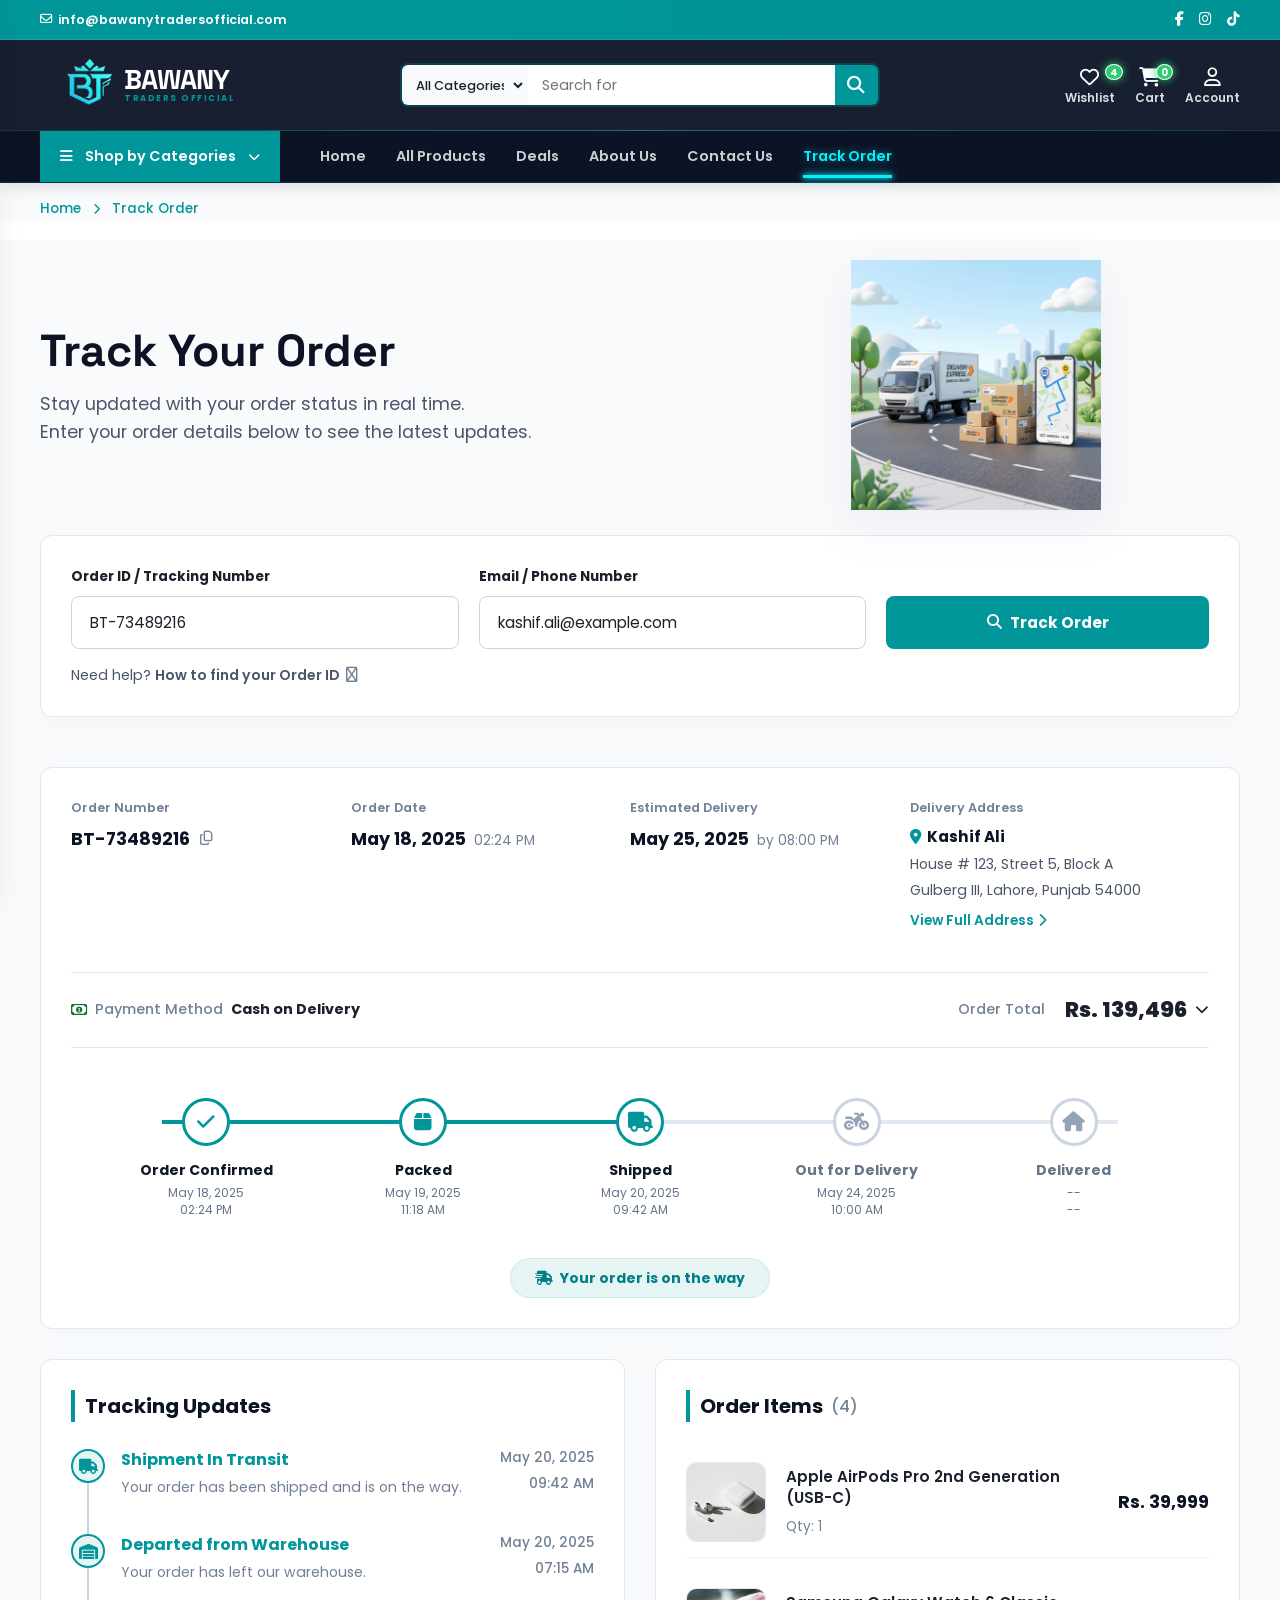
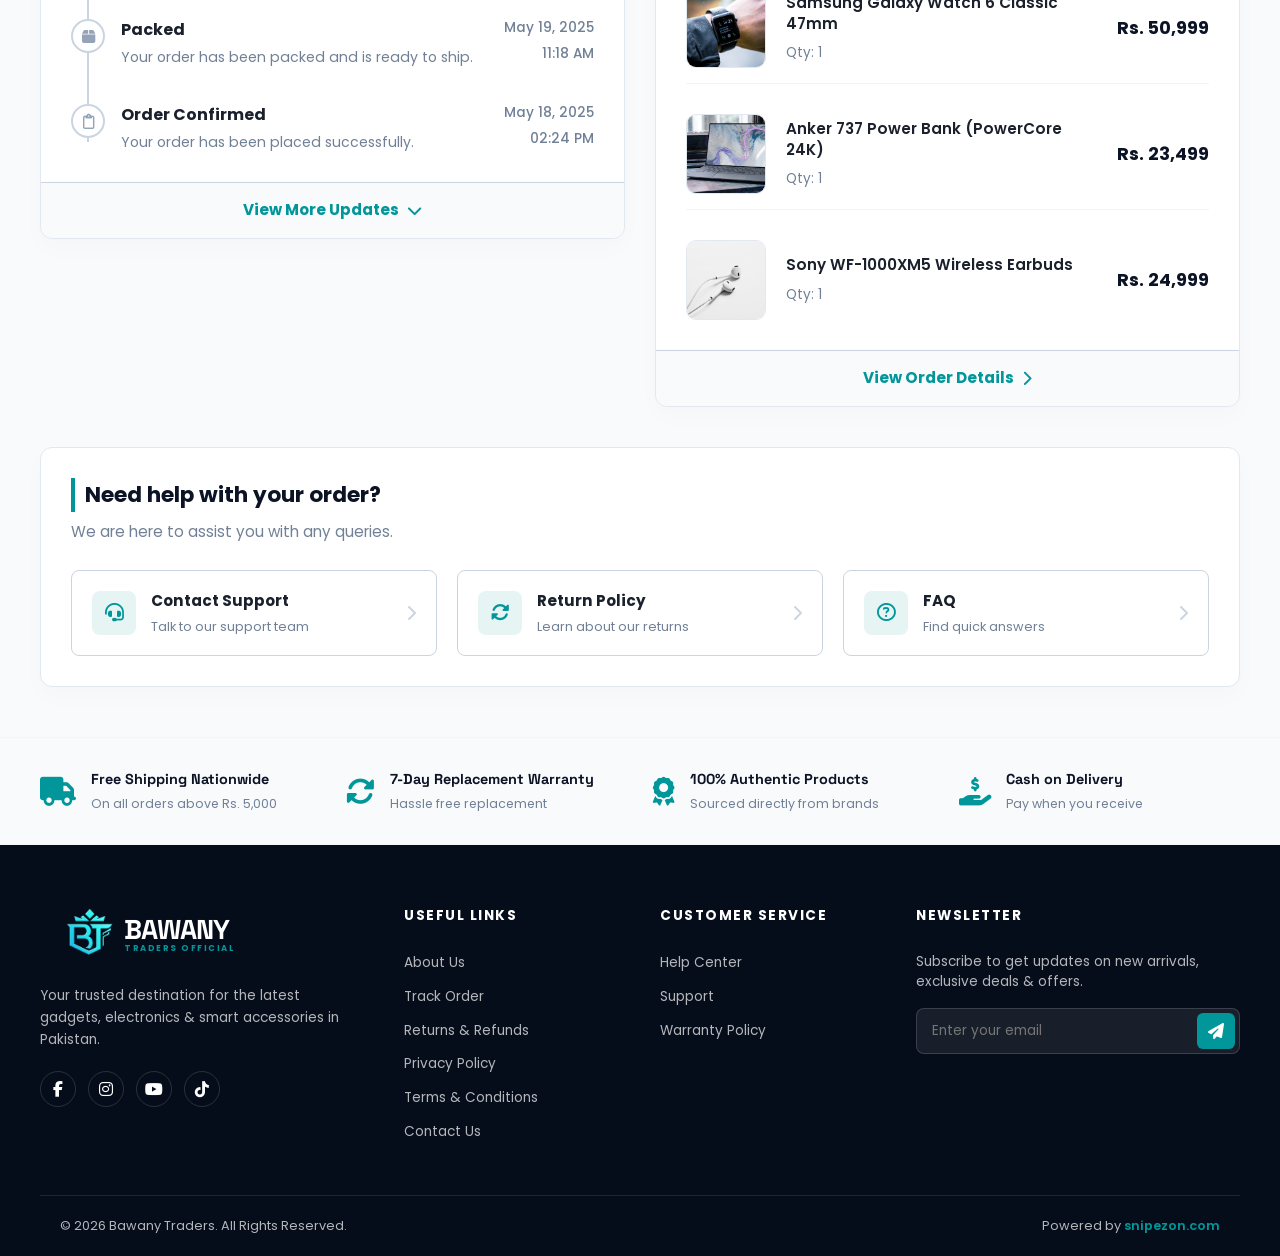
<file: track.html>
<!DOCTYPE html>
<html lang="en">
<head>
  <meta charset="UTF-8">
  <meta name="viewport" content="width=device-width, initial-scale=1.0">
  <title>Track Your Order | Bawany Traders</title>
  <meta name="description" content="Track your Bawany Traders order status in real time. Enter your Order ID and email to view tracking updates, shipment location, and items.">
  <!-- Stylesheets -->
  <link rel="stylesheet" href="styles.css">
  <!-- FontAwesome for Icons -->
  <link rel="stylesheet" href="https://cdnjs.cloudflare.com/ajax/libs/font-awesome/6.4.0/css/all.min.css">
</head>
<body>

  <!-- ==========================================
       HEADER SECTION
       ========================================== -->
  <header>
    <!-- Top Bar Ticker -->
    <div class="top-bar-ticker">
      <div class="container">
        <div class="ticker-left">
          <a href="mailto:info@bawanytradersofficial.com"><i class="far fa-envelope"></i> info@bawanytradersofficial.com</a>
        </div>
        <div class="ticker-center">
          <div class="ticker-wrapper">
            <div class="ticker-text">JOIN OUR COMMUNITY GROUP TODAY - SEND YOUR NAME, CITY & AREA TO 0314-0270274</div>
          </div>
        </div>
        <div class="ticker-right">
          <a href="#" aria-label="Facebook"><i class="fab fa-facebook-f"></i></a>
          <a href="#" aria-label="Instagram"><i class="fab fa-instagram"></i></a>
          <a href="#" aria-label="TikTok"><i class="fab fa-tiktok"></i></a>
        </div>
      </div>
    </div>

    <!-- Main Navigation Bar -->
    <div class="main-nav">
      <div class="container">
        <!-- Hamburger Menu for Mobile -->
        <button class="mobile-toggle" id="mobileToggle" aria-label="Open navigation menu">
          <i class="fas fa-bars"></i>
        </button>

        <!-- Brand Logo -->
        <a href="index.html" class="logo" id="brandLogo">
          <img src="images/logo.png" alt="Bawany Traders" class="logo-img">
          <div class="logo-text-wrapper">
            <span class="logo-title">BAWANY</span>
            <span class="logo-subtitle">TRADERS OFFICIAL</span>
          </div>
        </a>

        <!-- Search Container -->
        <div class="search-container">
          <select class="search-category" id="searchCategory" aria-label="Select category filter">
            <option>All Categories</option>
            <option>Smart Watches</option>
            <option>Audio / Earbuds</option>
            <option>Charging & Cables</option>
            <option>Smart Home</option>
            <option>Car Accessories</option>
          </select>
          <input type="text" class="search-input" id="searchInput" placeholder="Search for products, brands and more..." aria-label="Search inputs">
          <button class="search-btn" id="searchBtn" aria-label="Execute search">
            <i class="fas fa-search"></i>
          </button>
        </div>

        <!-- Action Items (Wishlist, Cart, Account) -->
        <div class="nav-actions">

          <a href="wishlist.html" class="nav-action-item" id="wishlistAction">
            <i class="far fa-heart"></i>
            <span>Wishlist</span>
            <span class="badge" id="wishlistBadge">4</span>
          </a>
          <a href="cart.html" class="nav-action-item" id="cartAction">
            <i class="fas fa-shopping-cart"></i>
            <span>Cart</span>
            <span class="badge" id="cartBadge">0</span>
          </a>
          <div class="nav-action-item" id="accountAction">
            <i class="far fa-user"></i>
            <span>Account</span>
          </div>
        </div>
      </div>
    </div>

    <!-- Sub Navigation Bar -->
    <nav class="sub-nav">
      <div class="container">
        <!-- Category Dropdown Button -->
        <div class="category-dropdown">
          <button class="category-btn" id="categoryBtn">
            <i class="fas fa-bars"></i>
            <span>Shop by Categories</span>
            <i class="fas fa-chevron-down" style="font-size: 0.75rem;"></i>
          </button>
          <!-- Category Hover/Click Menu -->
          <div class="category-menu" id="categoryMenu">
            <a href="#"><i class="fas fa-laptop" style="margin-right: 10px; width: 15px;"></i> Electronics</a>
            <a href="#"><i class="fas fa-clock" style="margin-right: 10px; width: 15px;"></i> Smart Watches</a>
            <a href="#"><i class="fas fa-headphones" style="margin-right: 10px; width: 15px;"></i> Audio / Earbuds</a>
            <a href="#"><i class="fas fa-bolt" style="margin-right: 10px; width: 15px;"></i> Charging & Cables</a>
            <a href="#"><i class="fas fa-home" style="margin-right: 10px; width: 15px;"></i> Smart Home</a>
            <a href="#"><i class="fas fa-car" style="margin-right: 10px; width: 15px;"></i> Car Accessories</a>
          </div>
        </div>

        <!-- Navigation Links -->
        <div class="nav-links">
          <a href="index.html">Home</a>
          <a href="products.html">All Products</a>
          <a href="deals.html">Deals</a>
          <a href="about.html">About Us</a>
          <a href="contact.html">Contact Us</a>
          <a href="track.html" class="active">Track Order</a>
        </div>
      </div>
    </nav>
  </header>

  <!-- Mobile Sidebar / Drawer -->
  <div class="drawer-overlay" id="drawerOverlay"></div>
  <div class="mobile-nav-drawer" id="mobileDrawer">
    <div class="drawer-header">
      <a href="index.html" class="logo">
        <img src="images/logo.png" alt="Bawany Traders" class="logo-img">
        <div class="logo-text-wrapper">
          <span class="logo-title">BAWANY</span>
          <span class="logo-subtitle">TRADERS OFFICIAL</span>
        </div>
      </a>
      <button class="drawer-close" id="drawerClose" aria-label="Close menu">&times;</button>
    </div>
    <div class="drawer-content">
      <div class="drawer-menu">
        <a href="index.html">Home</a>
        <a href="products.html">All Products</a>
        <a href="#">Best Sellers</a>
        <a href="deals.html">Deals</a>
        <a href="about.html">About Us</a>
        <a href="contact.html">Contact Us</a>
      </div>
      <div class="drawer-categories-title">Categories</div>
      <div class="drawer-menu">
        <a href="#">Smart Watches</a>
        <a href="#">Audio / Earbuds</a>
        <a href="#">Charging & Cables</a>
        <a href="#">Smart Home</a>
        <a href="#">Car Accessories</a>
      </div>
    </div>
  </div>

  <!-- ==========================================
       BREADCRUMB SECTION
       ========================================== -->
  <div class="breadcrumb-container" style="padding: 15px 0 0 0; background-color: #f8fafc;">
    <div class="container">
      <div class="about-breadcrumb" style="font-size: 0.85rem; color: #00969A; font-weight: 500;">
        <a href="index.html" style="color: #00969A; text-decoration: none;">Home</a> 
        <i class="fas fa-chevron-right" style="font-size: 0.7rem; margin: 0 8px; color: #00969A;"></i> 
        <span style="color: #00969A;">Track Order</span>
      </div>
    </div>
  </div>

  <!-- ==========================================
       HERO & INPUT FORM SECTION
       ========================================== -->
  <section class="track-hero-section" style="padding: 20px 0 20px 0; background-color: #f8fafc;">
    <div class="container">
      
      <!-- Hero Grid Layout -->
      <div class="track-hero-grid">
        <div class="track-hero-content">
          <h1 class="track-title">Track Your Order</h1>
          <p class="track-subtitle">Stay updated with your order status in real time.<br>Enter your order details below to see the latest updates.</p>
        </div>
        <div class="track-hero-visual">
          <img src="images/track-illustration.png" alt="Tracking Illustration" class="track-ill-img">
        </div>
      </div>

      <!-- Input Form Card -->
      <div class="track-form-card">
        <form class="track-form" id="orderTrackForm">
          <div class="track-form-grid">
            <div class="track-form-group">
              <label for="orderId" class="track-form-label">Order ID / Tracking Number</label>
              <input type="text" id="orderId" class="track-input" placeholder="e.g. BT-73489216" value="BT-73489216" required>
            </div>
            <div class="track-form-group">
              <label for="emailOrPhone" class="track-form-label">Email / Phone Number</label>
              <input type="text" id="emailOrPhone" class="track-input" placeholder="e.g. kashif.ali@example.com" value="kashif.ali@example.com" required>
            </div>
            <div class="track-form-group track-btn-group">
              <button type="submit" class="track-submit-btn">
                <i class="fas fa-search"></i> Track Order
              </button>
            </div>
          </div>
        </form>
        <div class="track-form-footer">
          <span class="track-help-text">Need help? <a href="#" class="track-help-link">How to find your Order ID <i class="far fa-info-circle"></i></a></span>
        </div>
      </div>

    </div>
  </section>

  <!-- ==========================================
       ORDER DETAILS & TIMELINE SECTION
       ========================================== -->
  <section class="track-details-section" id="trackingResultContainer" style="padding: 0 0 50px 0; background-color: #f8fafc;">
    <div class="container">
      
      <!-- Order Summary Card -->
      <div class="order-summary-card">
        <div class="order-info-header-grid">
          <div class="info-block">
            <span class="info-label">Order Number</span>
            <h4 class="info-value">BT-73489216 <button class="copy-order-btn" title="Copy Order ID" aria-label="Copy Order ID"><i class="far fa-copy"></i></button></h4>
          </div>
          <div class="info-block">
            <span class="info-label">Order Date</span>
            <h4 class="info-value">May 18, 2025 <span class="info-time">02:24 PM</span></h4>
          </div>
          <div class="info-block">
            <span class="info-label">Estimated Delivery</span>
            <h4 class="info-value">May 25, 2025 <span class="info-time">by 08:00 PM</span></h4>
          </div>
          <div class="info-block address-block">
            <span class="info-label">Delivery Address</span>
            <div class="address-wrapper">
              <span class="address-name"><i class="fas fa-map-marker-alt" style="color: #00969A; margin-right: 6px;"></i> Kashif Ali</span>
              <span class="address-line">House # 123, Street 5, Block A</span>
              <span class="address-city">Gulberg III, Lahore, Punjab 54000</span>
              <a href="#" class="view-address-link">View Full Address <i class="fas fa-chevron-right"></i></a>
            </div>
          </div>
        </div>

        <div class="order-info-footer-row">
          <div class="pm-block">
            <span class="pm-badge"><i class="far fa-money-bill-alt" style="color: #137333; margin-right: 8px;"></i> Payment Method</span>
            <span class="pm-value">Cash on Delivery</span>
          </div>
          <div class="total-block">
            <span class="total-label">Order Total</span>
            <span class="total-value">Rs. 139,496 <i class="fas fa-chevron-down" style="font-size: 0.85rem; margin-left: 8px; color: #1a202c;"></i></span>
          </div>
        </div>

        <!-- Stepper Timeline -->
        <div class="track-stepper">
          <div class="stepper-line">
            <div class="stepper-line-fill" style="width: 50%;"></div>
          </div>
          
          <div class="stepper-step completed">
            <div class="step-icon"><i class="fas fa-check"></i></div>
            <div class="step-label">Order Confirmed</div>
            <div class="step-date">May 18, 2025<br>02:24 PM</div>
          </div>
          
          <div class="stepper-step completed">
            <div class="step-icon"><i class="fas fa-box"></i></div>
            <div class="step-label">Packed</div>
            <div class="step-date">May 19, 2025<br>11:18 AM</div>
          </div>
          
          <div class="stepper-step completed">
            <div class="step-icon"><i class="fas fa-truck"></i></div>
            <div class="step-label">Shipped</div>
            <div class="step-date">May 20, 2025<br>09:42 AM</div>
          </div>
          
          <div class="stepper-step pending">
            <div class="step-icon"><i class="fas fa-motorcycle"></i></div>
            <div class="step-label">Out for Delivery</div>
            <div class="step-date">May 24, 2025<br>10:00 AM</div>
          </div>
          
          <div class="stepper-step pending">
            <div class="step-icon"><i class="fas fa-home"></i></div>
            <div class="step-label">Delivered</div>
            <div class="step-date">--<br>--</div>
          </div>
        </div>

        <!-- Stepper Status Banner -->
        <div class="stepper-status-banner-centered">
          <div class="status-badge-capsule">
            <i class="fas fa-shipping-fast" style="margin-right: 6px;"></i> Your order is on the way
          </div>
        </div>

      </div>

      <!-- Two Column Details: Tracking Log and Items -->
      <div class="track-layout-grid">
        
        <!-- Left: Tracking Updates Log -->
        <div class="track-log-card">
          <h3 class="track-section-title">Tracking Updates</h3>
          
          <div class="track-log-timeline">
            <!-- Timeline Item 1 -->
            <div class="timeline-log-item active">
              <div class="log-marker">
                <i class="fas fa-truck"></i>
              </div>
              <div class="log-content-wrapper">
                <div class="log-text-block">
                  <h4 class="log-title">Shipment In Transit</h4>
                  <p class="log-desc">Your order has been shipped and is on the way.</p>
                </div>
                <div class="log-time-block">
                  <span class="log-date">May 20, 2025</span>
                  <span class="log-time">09:42 AM</span>
                </div>
              </div>
            </div>

            <!-- Timeline Item 2 -->
            <div class="timeline-log-item active">
              <div class="log-marker">
                <i class="fas fa-warehouse"></i>
              </div>
              <div class="log-content-wrapper">
                <div class="log-text-block">
                  <h4 class="log-title">Departed from Warehouse</h4>
                  <p class="log-desc">Your order has left our warehouse.</p>
                </div>
                <div class="log-time-block">
                  <span class="log-date">May 20, 2025</span>
                  <span class="log-time">07:15 AM</span>
                </div>
              </div>
            </div>

            <!-- Timeline Item 3 -->
            <div class="timeline-log-item">
              <div class="log-marker">
                <i class="fas fa-box"></i>
              </div>
              <div class="log-content-wrapper">
                <div class="log-text-block">
                  <h4 class="log-title">Packed</h4>
                  <p class="log-desc">Your order has been packed and is ready to ship.</p>
                </div>
                <div class="log-time-block">
                  <span class="log-date">May 19, 2025</span>
                  <span class="log-time">11:18 AM</span>
                </div>
              </div>
            </div>

            <!-- Timeline Item 4 -->
            <div class="timeline-log-item">
              <div class="log-marker">
                <i class="far fa-clipboard"></i>
              </div>
              <div class="log-content-wrapper">
                <div class="log-text-block">
                  <h4 class="log-title">Order Confirmed</h4>
                  <p class="log-desc">Your order has been placed successfully.</p>
                </div>
                <div class="log-time-block">
                  <span class="log-date">May 18, 2025</span>
                  <span class="log-time">02:24 PM</span>
                </div>
              </div>
            </div>
          </div>

          <a href="#" class="card-footer-link">View More Updates <i class="fas fa-chevron-down"></i></a>
        </div>

        <!-- Right: Order Items List -->
        <div class="track-items-card">
          <h3 class="track-section-title">Order Items <span>(4)</span></h3>
          
          <div class="track-items-list">
            <!-- Item 1 -->
            <div class="track-item-row">
              <div class="item-img-wrapper">
                <img src="images/prod-airpods.png" alt="Apple AirPods Pro 2" onerror="this.src='images/product-placeholder.png'">
              </div>
              <div class="item-info">
                <h4>Apple AirPods Pro 2nd Generation (USB-C)</h4>
                <span class="item-qty">Qty: 1</span>
              </div>
              <div class="item-price">Rs. 39,999</div>
            </div>

            <!-- Item 2 -->
            <div class="track-item-row">
              <div class="item-img-wrapper">
                <img src="images/prod-galaxywatch.png" alt="Samsung Galaxy Watch 6" onerror="this.src='images/product-placeholder.png'">
              </div>
              <div class="item-info">
                <h4>Samsung Galaxy Watch 6 Classic 47mm</h4>
                <span class="item-qty">Qty: 1</span>
              </div>
              <div class="item-price">Rs. 50,999</div>
            </div>

            <!-- Item 3 -->
            <div class="track-item-row">
              <div class="item-img-wrapper">
                <img src="images/prod-anker.png" alt="Anker 737 Power Bank" onerror="this.src='images/product-placeholder.png'">
              </div>
              <div class="item-info">
                <h4>Anker 737 Power Bank (PowerCore 24K)</h4>
                <span class="item-qty">Qty: 1</span>
              </div>
              <div class="item-price">Rs. 23,499</div>
            </div>

            <!-- Item 4 -->
            <div class="track-item-row">
              <div class="item-img-wrapper">
                <img src="images/prod-sony.png" alt="Sony WF-1000XM5" onerror="this.src='images/product-placeholder.png'">
              </div>
              <div class="item-info">
                <h4>Sony WF-1000XM5 Wireless Earbuds</h4>
                <span class="item-qty">Qty: 1</span>
              </div>
              <div class="item-price">Rs. 24,999</div>
            </div>
          </div>

          <a href="#" class="card-footer-link">View Order Details <i class="fas fa-chevron-right"></i></a>
        </div>

      </div>

      <!-- Support & Help Grid -->
      <div class="track-help-section">
        <h3 class="help-section-title">Need help with your order?</h3>
        <p class="help-section-subtitle">We are here to assist you with any queries.</p>
        
        <div class="help-cards-grid">
          <!-- Card 1 -->
          <a href="contact.html" class="help-card">
            <div class="help-card-left">
              <div class="help-icon-box"><i class="fas fa-headset"></i></div>
              <div class="help-text">
                <h4>Contact Support</h4>
                <p>Talk to our support team</p>
              </div>
            </div>
            <i class="fas fa-chevron-right help-arrow"></i>
          </a>

          <!-- Card 2 -->
          <a href="#" class="help-card">
            <div class="help-card-left">
              <div class="help-icon-box"><i class="fas fa-sync-alt"></i></div>
              <div class="help-text">
                <h4>Return Policy</h4>
                <p>Learn about our returns</p>
              </div>
            </div>
            <i class="fas fa-chevron-right help-arrow"></i>
          </a>

          <!-- Card 3 -->
          <a href="#" class="help-card">
            <div class="help-card-left">
              <div class="help-icon-box"><i class="far fa-question-circle"></i></div>
              <div class="help-text">
                <h4>FAQ</h4>
                <p>Find quick answers</p>
              </div>
            </div>
            <i class="fas fa-chevron-right help-arrow"></i>
          </a>
        </div>
      </div>

    </div>
  </section>

  <!-- ==========================================
       PROPS BAR SECTION
       ========================================== -->
  <section class="props-bar-section">
    <div class="container">
      <div class="props-bar">
        <div class="prop-item">
          <i class="fas fa-truck"></i>
          <div class="prop-text">
            <h6>Free Shipping Nationwide</h6>
            <p>On all orders above Rs. 5,000</p>
          </div>
        </div>
        <div class="prop-item">
          <i class="fas fa-sync-alt"></i>
          <div class="prop-text">
            <h6>7-Day Replacement Warranty</h6>
            <p>Hassle free replacement</p>
          </div>
        </div>
        <div class="prop-item">
          <i class="fas fa-award"></i>
          <div class="prop-text">
            <h6>100% Authentic Products</h6>
            <p>Sourced directly from brands</p>
          </div>
        </div>
        <div class="prop-item">
          <i class="fas fa-hand-holding-usd"></i>
          <div class="prop-text">
            <h6>Cash on Delivery</h6>
            <p>Pay when you receive</p>
          </div>
        </div>
      </div>
    </div>
  </section>

  <!-- ==========================================
       FOOTER SECTION (DARK THEME)
       ========================================== -->
  <footer>
    <div class="container">
      <div class="footer-top">
        
        <!-- Column 1: Brand details -->
        <div class="footer-column footer-brand">
          <a href="index.html" class="logo">
            <img src="images/logo.png" alt="Bawany Traders" class="logo-img">
            <div class="logo-text-wrapper">
              <span class="logo-title" style="color: var(--white);">BAWANY</span>
              <span class="logo-subtitle">TRADERS OFFICIAL</span>
            </div>
          </a>
          <p>Your trusted destination for the latest gadgets, electronics & smart accessories in Pakistan.</p>
          <div class="social-links">
            <a href="#" class="social-link" aria-label="Facebook"><i class="fab fa-facebook-f"></i></a>
            <a href="#" class="social-link" aria-label="Instagram"><i class="fab fa-instagram"></i></a>
            <a href="#" class="social-link" aria-label="YouTube"><i class="fab fa-youtube"></i></a>
            <a href="#" class="social-link" aria-label="TikTok"><i class="fab fa-tiktok"></i></a>
          </div>
        </div>

        <!-- Column 2: Useful Links -->
        <div class="footer-column">
          <h3>Useful Links</h3>
          <ul class="footer-links-list">
            <li><a href="about.html">About Us</a></li>
            <li><a href="track.html">Track Order</a></li>
            <li><a href="#">Returns & Refunds</a></li>
            <li><a href="privacy-policy.html">Privacy Policy</a></li>
            <li><a href="#">Terms & Conditions</a></li>
            <li><a href="contact.html">Contact Us</a></li>
          </ul>
        </div>

        <!-- Column 3: Customer Service -->
        <div class="footer-column">
          <h3>Customer Service</h3>
          <ul class="footer-links-list">
            <li><a href="#">Help Center</a></li>
            <li><a href="#">Support</a></li>
            <li><a href="#">Warranty Policy</a></li>
          </ul>
        </div>

        <!-- Column 4: Newsletter -->
        <div class="footer-column">
          <h3>Newsletter</h3>
          <p style="font-size: 0.85rem; margin-bottom: 15px; line-height: 1.5;">Subscribe to get updates on new arrivals, exclusive deals & offers.</p>
          <form class="newsletter-form" id="newsletterForm">
            <input type="email" class="newsletter-input" id="newsletterInput" placeholder="Enter your email" required aria-label="Email address for subscription">
            <button type="submit" class="newsletter-btn" aria-label="Subscribe to newsletter">
              <i class="fas fa-paper-plane"></i>
            </button>
          </form>
        </div>

      </div>

      <!-- Copyright Bottom -->
      <div class="footer-bottom">
        <div class="container">
          <p>&copy; 2026 Bawany Traders. All Rights Reserved.</p>
          <p>Powered by <a href="https://snipezon.com" target="_blank" style="color: var(--primary-teal); text-decoration: none; font-weight: 600;">snipezon.com</a></p>
        </div>
      </div>
    </div>
  </footer>

  <!-- Scripts -->
  <script src="script.js"></script>
</body>
</html>
</file>
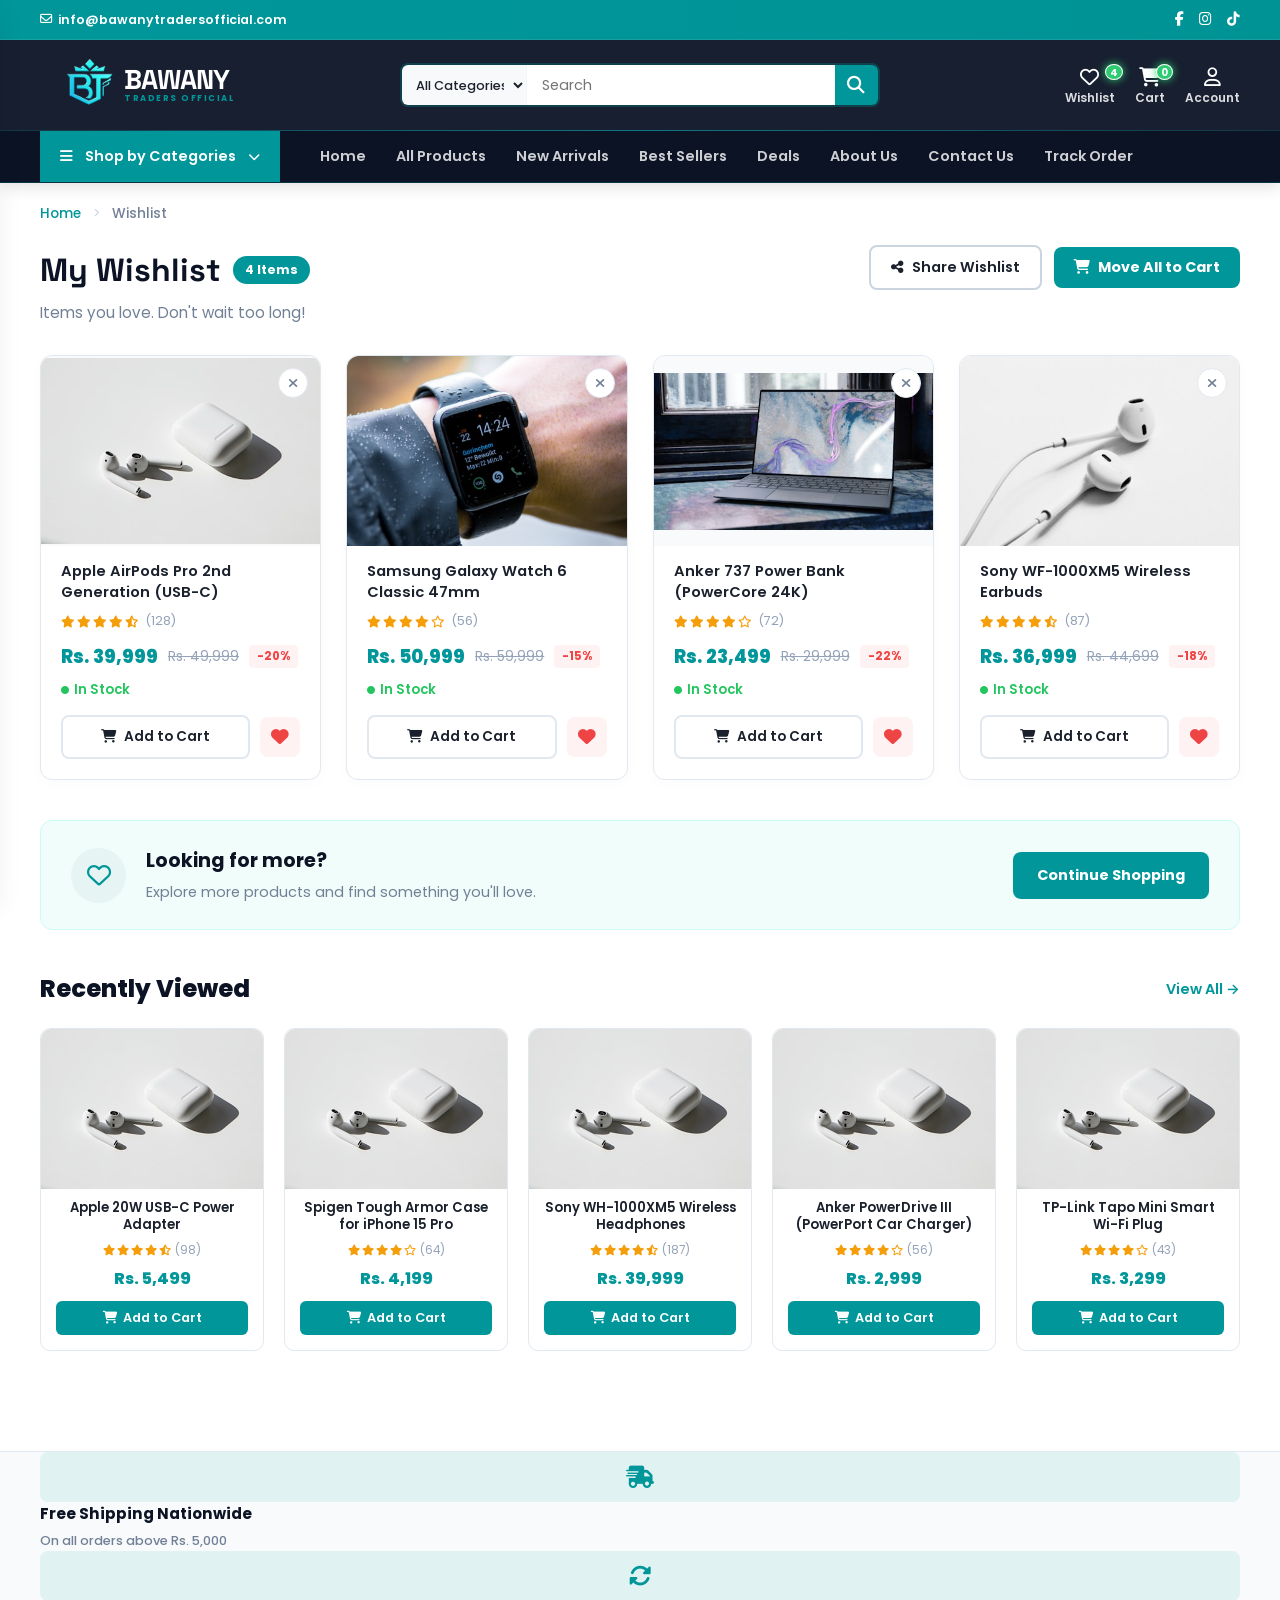
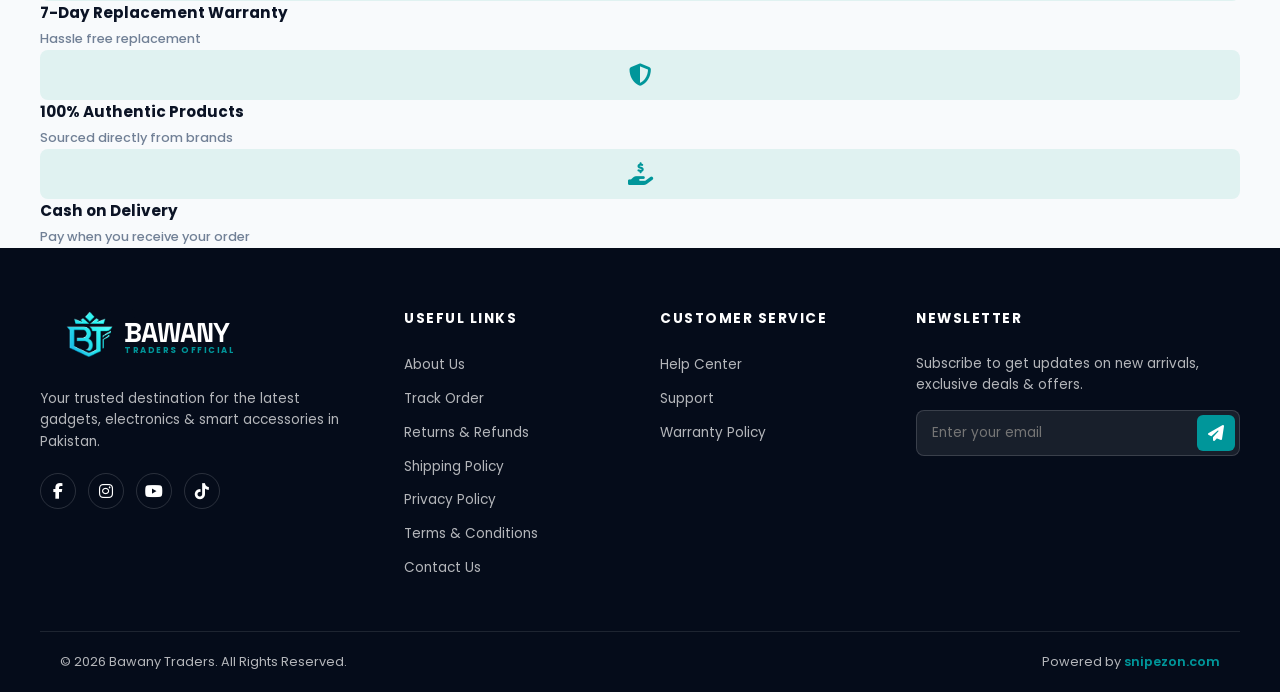
<file: wishlist.html>
<!DOCTYPE html>
<html lang="en">
<head>
  <meta charset="UTF-8">
  <meta name="viewport" content="width=device-width, initial-scale=1.0">
  <title>My Wishlist | Bawany Traders</title>
  <meta name="description" content="Manage your saved items, view ratings and stock status, and add them to your cart.">
  <!-- Stylesheets -->
  <link rel="stylesheet" href="styles.css">
  <!-- FontAwesome for Icons -->
  <link rel="stylesheet" href="https://cdnjs.cloudflare.com/ajax/libs/font-awesome/6.4.0/css/all.min.css">
</head>
<body>

  <!-- ==========================================
       HEADER SECTION
       ========================================== -->
  <header>
    <!-- Top Bar Ticker -->
    <div class="top-bar-ticker">
      <div class="container">
        <div class="ticker-left">
          <a href="mailto:info@bawanytradersofficial.com"><i class="far fa-envelope"></i> info@bawanytradersofficial.com</a>
        </div>
        <div class="ticker-center">
          <div class="ticker-wrapper">
            <div class="ticker-text">JOIN OUR COMMUNITY GROUP TODAY - SEND YOUR NAME, CITY & AREA TO 0314-0270274</div>
          </div>
        </div>
        <div class="ticker-right">
          <a href="#" aria-label="Facebook"><i class="fab fa-facebook-f"></i></a>
          <a href="#" aria-label="Instagram"><i class="fab fa-instagram"></i></a>
          <a href="#" aria-label="TikTok"><i class="fab fa-tiktok"></i></a>
        </div>
      </div>
    </div>

    <!-- Main Navigation Bar -->
    <div class="main-nav">
      <div class="container">
        <!-- Hamburger Menu for Mobile -->
        <button class="mobile-toggle" id="mobileToggle" aria-label="Open navigation menu">
          <i class="fas fa-bars"></i>
        </button>

        <!-- Brand Logo -->
        <a href="index.html" class="logo" id="brandLogo">
          <img src="images/logo.png" alt="Bawany Traders" class="logo-img">
          <div class="logo-text-wrapper">
            <span class="logo-title">BAWANY</span>
            <span class="logo-subtitle">TRADERS OFFICIAL</span>
          </div>
        </a>

        <!-- Search Container -->
        <div class="search-container">
          <select class="search-category" id="searchCategory" aria-label="Select category filter">
            <option>All Categories</option>
            <option>Smart Watches</option>
            <option>Audio / Earbuds</option>
            <option>Charging & Cables</option>
            <option>Smart Home</option>
            <option>Car Accessories</option>
          </select>
          <input type="text" class="search-input" id="searchInput" placeholder="Search for products, brands and more..." aria-label="Search inputs">
          <button class="search-btn" id="searchBtn" aria-label="Execute search">
            <i class="fas fa-search"></i>
          </button>
        </div>

        <!-- Action Items (Wishlist, Cart, Account) -->
        <div class="nav-actions">

          <a href="wishlist.html" class="nav-action-item active" id="wishlistAction">
            <i class="far fa-heart"></i>
            <span>Wishlist</span>
            <span class="badge" id="wishlistBadge">4</span>
          </a>
          <a href="cart.html" class="nav-action-item" id="cartAction">
            <i class="fas fa-shopping-cart"></i>
            <span>Cart</span>
            <span class="badge" id="cartBadge">0</span>
          </a>
          <div class="nav-action-item" id="accountAction">
            <i class="far fa-user"></i>
            <span>Account</span>
          </div>
        </div>
      </div>
    </div>

    <!-- Sub Navigation Bar -->
    <nav class="sub-nav">
      <div class="container">
        <!-- Category Dropdown Button -->
        <div class="category-dropdown">
          <button class="category-btn" id="categoryBtn">
            <i class="fas fa-bars"></i>
            <span>Shop by Categories</span>
            <i class="fas fa-chevron-down" style="font-size: 0.75rem;"></i>
          </button>
          <!-- Category Hover/Click Menu -->
          <div class="category-menu" id="categoryMenu">
            <a href="#"><i class="fas fa-laptop" style="margin-right: 10px; width: 15px;"></i> Electronics</a>
            <a href="#"><i class="fas fa-clock" style="margin-right: 10px; width: 15px;"></i> Smart Watches</a>
            <a href="#"><i class="fas fa-headphones" style="margin-right: 10px; width: 15px;"></i> Audio / Earbuds</a>
            <a href="#"><i class="fas fa-bolt" style="margin-right: 10px; width: 15px;"></i> Charging & Cables</a>
            <a href="#"><i class="fas fa-home" style="margin-right: 10px; width: 15px;"></i> Smart Home</a>
            <a href="#"><i class="fas fa-car" style="margin-right: 10px; width: 15px;"></i> Car Accessories</a>
          </div>
        </div>

        <!-- Navigation Links -->
        <div class="nav-links">
          <a href="index.html">Home</a>
          <a href="products.html">All Products</a>
          <a href="#">New Arrivals</a>
          <a href="#">Best Sellers</a>
          <a href="deals.html">Deals</a>
          <a href="about.html">About Us</a>
          <a href="contact.html">Contact Us</a>
          <a href="track.html">Track Order</a>
        </div>
      </div>
    </nav>
  </header>

  <!-- Mobile Sidebar / Drawer -->
  <div class="drawer-overlay" id="drawerOverlay"></div>
  <div class="mobile-nav-drawer" id="mobileDrawer">
    <div class="drawer-header">
      <a href="index.html" class="logo">
        <img src="images/logo.png" alt="Bawany Traders" class="logo-img">
        <div class="logo-text-wrapper">
          <span class="logo-title">BAWANY</span>
          <span class="logo-subtitle">TRADERS OFFICIAL</span>
        </div>
      </a>
      <button class="drawer-close" id="drawerClose" aria-label="Close menu">&times;</button>
    </div>
    <div class="drawer-content">
      <div class="drawer-menu">
        <a href="index.html">Home</a>
        <a href="products.html">All Products</a>
        <a href="#">Best Sellers</a>
        <a href="deals.html">Deals</a>
        <a href="about.html">About Us</a>
        <a href="contact.html">Contact Us</a>
      </div>
      <div class="drawer-categories-title">Categories</div>
      <div class="drawer-menu">
        <a href="#">Smart Watches</a>
        <a href="#">Audio / Earbuds</a>
        <a href="#">Charging & Cables</a>
        <a href="#">Smart Home</a>
        <a href="#">Car Accessories</a>
      </div>
    </div>
  </div>

  <!-- ==========================================
       MAIN CONTENT SECTION
       ========================================== -->
  <main class="container" style="padding-top: 20px; padding-bottom: 50px;">
    <!-- Breadcrumbs -->
    <div class="breadcrumb-container" style="padding: 0 0 20px 0; background-color: transparent;">
      <div class="breadcrumb-links" style="font-size: 0.85rem; color: #718096;">
        <a href="index.html" style="color: #00969A; text-decoration: none; font-weight: 500;">Home</a>
        <span style="margin: 0 8px; color: #cbd5e1;">&gt;</span>
        <span style="font-weight: 500;">Wishlist</span>
      </div>
    </div>

    <!-- Wishlist Header -->
    <div class="wishlist-header">
      <div class="wishlist-header-left">
        <h1>My Wishlist <span class="wishlist-count-badge">4 Items</span></h1>
        <p class="wishlist-subtitle">Items you love. Don't wait too long!</p>
      </div>
      <div class="wishlist-header-right">
        <button class="btn-share-wishlist"><i class="fas fa-share-alt"></i> Share Wishlist</button>
        <button class="btn-move-all"><i class="fas fa-shopping-cart"></i> Move All to Cart</button>
      </div>
    </div>

    <!-- Wishlist Grid -->
    <div class="wishlist-grid">
      <!-- Card 1 -->
      <div class="wishlist-card">
        <button class="wishlist-remove-btn" aria-label="Remove item"><i class="fas fa-times"></i></button>
        <div class="wishlist-card-img">
          <a href="product-detail.html?product=airpods">
            <img src="images/prod-airpods.png" alt="Apple AirPods Pro 2nd Generation (USB-C)">
          </a>
        </div>
        <h4><a href="product-detail.html?product=airpods">Apple AirPods Pro 2nd Generation (USB-C)</a></h4>
        <div class="wishlist-rating-row">
          <div class="wishlist-stars">
            <i class="fas fa-star"></i>
            <i class="fas fa-star"></i>
            <i class="fas fa-star"></i>
            <i class="fas fa-star"></i>
            <i class="fas fa-star-half-alt"></i>
          </div>
          <span class="wishlist-review-count">(128)</span>
        </div>
        <div class="wishlist-price-row">
          <span class="wishlist-current-price">Rs. 39,999</span>
          <span class="wishlist-original-price">Rs. 49,999</span>
          <span class="wishlist-discount-badge">-20%</span>
        </div>
        <div class="wishlist-stock">
          <i class="fas fa-circle"></i> In Stock
        </div>
        <div class="wishlist-card-actions">
          <button class="btn-add-to-cart-outline"><i class="fas fa-shopping-cart"></i> Add to Cart</button>
          <button class="wishlist-heart-btn" aria-label="Saved to wishlist"><i class="fas fa-heart"></i></button>
        </div>
      </div>

      <!-- Card 2 -->
      <div class="wishlist-card">
        <button class="wishlist-remove-btn" aria-label="Remove item"><i class="fas fa-times"></i></button>
        <div class="wishlist-card-img">
          <a href="product-detail.html?product=galaxywatch">
            <img src="images/prod-galaxywatch.png" alt="Samsung Galaxy Watch 6 Classic 47mm">
          </a>
        </div>
        <h4><a href="product-detail.html?product=galaxywatch">Samsung Galaxy Watch 6 Classic 47mm</a></h4>
        <div class="wishlist-rating-row">
          <div class="wishlist-stars">
            <i class="fas fa-star"></i>
            <i class="fas fa-star"></i>
            <i class="fas fa-star"></i>
            <i class="fas fa-star"></i>
            <i class="far fa-star"></i>
          </div>
          <span class="wishlist-review-count">(56)</span>
        </div>
        <div class="wishlist-price-row">
          <span class="wishlist-current-price">Rs. 50,999</span>
          <span class="wishlist-original-price">Rs. 59,999</span>
          <span class="wishlist-discount-badge">-15%</span>
        </div>
        <div class="wishlist-stock">
          <i class="fas fa-circle"></i> In Stock
        </div>
        <div class="wishlist-card-actions">
          <button class="btn-add-to-cart-outline"><i class="fas fa-shopping-cart"></i> Add to Cart</button>
          <button class="wishlist-heart-btn" aria-label="Saved to wishlist"><i class="fas fa-heart"></i></button>
        </div>
      </div>

      <!-- Card 3 -->
      <div class="wishlist-card">
        <button class="wishlist-remove-btn" aria-label="Remove item"><i class="fas fa-times"></i></button>
        <div class="wishlist-card-img">
          <a href="product-detail.html?product=anker">
            <img src="images/prod-anker.png" alt="Anker 737 Power Bank (PowerCore 24K)">
          </a>
        </div>
        <h4><a href="product-detail.html?product=anker">Anker 737 Power Bank (PowerCore 24K)</a></h4>
        <div class="wishlist-rating-row">
          <div class="wishlist-stars">
            <i class="fas fa-star"></i>
            <i class="fas fa-star"></i>
            <i class="fas fa-star"></i>
            <i class="fas fa-star"></i>
            <i class="far fa-star"></i>
          </div>
          <span class="wishlist-review-count">(72)</span>
        </div>
        <div class="wishlist-price-row">
          <span class="wishlist-current-price">Rs. 23,499</span>
          <span class="wishlist-original-price">Rs. 29,999</span>
          <span class="wishlist-discount-badge">-22%</span>
        </div>
        <div class="wishlist-stock">
          <i class="fas fa-circle"></i> In Stock
        </div>
        <div class="wishlist-card-actions">
          <button class="btn-add-to-cart-outline"><i class="fas fa-shopping-cart"></i> Add to Cart</button>
          <button class="wishlist-heart-btn" aria-label="Saved to wishlist"><i class="fas fa-heart"></i></button>
        </div>
      </div>

      <!-- Card 4 -->
      <div class="wishlist-card">
        <button class="wishlist-remove-btn" aria-label="Remove item"><i class="fas fa-times"></i></button>
        <div class="wishlist-card-img">
          <a href="product-detail.html?product=sony">
            <img src="images/prod-sony.png" alt="Sony WF-1000XM5 Wireless Earbuds">
          </a>
        </div>
        <h4><a href="product-detail.html?product=sony">Sony WF-1000XM5 Wireless Earbuds</a></h4>
        <div class="wishlist-rating-row">
          <div class="wishlist-stars">
            <i class="fas fa-star"></i>
            <i class="fas fa-star"></i>
            <i class="fas fa-star"></i>
            <i class="fas fa-star"></i>
            <i class="fas fa-star-half-alt"></i>
          </div>
          <span class="wishlist-review-count">(87)</span>
        </div>
        <div class="wishlist-price-row">
          <span class="wishlist-current-price">Rs. 36,999</span>
          <span class="wishlist-original-price">Rs. 44,699</span>
          <span class="wishlist-discount-badge">-18%</span>
        </div>
        <div class="wishlist-stock">
          <i class="fas fa-circle"></i> In Stock
        </div>
        <div class="wishlist-card-actions">
          <button class="btn-add-to-cart-outline"><i class="fas fa-shopping-cart"></i> Add to Cart</button>
          <button class="wishlist-heart-btn" aria-label="Saved to wishlist"><i class="fas fa-heart"></i></button>
        </div>
      </div>
    </div>

    <!-- Explore Banner -->
    <div class="wishlist-explore-banner">
      <div class="explore-heart-icon">
        <i class="far fa-heart"></i>
      </div>
      <div class="explore-text">
        <h3>Looking for more?</h3>
        <p>Explore more products and find something you'll love.</p>
      </div>
      <a href="products.html" class="btn-continue-shopping">Continue Shopping</a>
    </div>

    <!-- Recently Viewed Section -->
    <div class="recently-viewed-section">
      <div class="recently-viewed-header">
        <h2>Recently Viewed</h2>
        <a href="products.html">View All &rarr;</a>
      </div>
      <div class="recently-viewed-grid">
        <!-- RV Card 1 -->
        <div class="recently-viewed-card">
          <div class="rv-card-img">
            <img src="images/prod-airpods.png" alt="Apple 20W USB-C Power Adapter">
          </div>
          <h5>Apple 20W USB-C Power Adapter</h5>
          <div class="rv-rating">
            <div class="wishlist-stars">
              <i class="fas fa-star"></i>
              <i class="fas fa-star"></i>
              <i class="fas fa-star"></i>
              <i class="fas fa-star"></i>
              <i class="fas fa-star-half-alt"></i>
            </div>
            <span>(98)</span>
          </div>
          <div class="rv-price">Rs. 5,499</div>
          <button class="btn-rv-add-to-cart"><i class="fas fa-shopping-cart"></i> Add to Cart</button>
        </div>

        <!-- RV Card 2 -->
        <div class="recently-viewed-card">
          <div class="rv-card-img">
            <img src="images/prod-airpods.png" alt="Spigen Tough Armor Case for iPhone 15 Pro">
          </div>
          <h5>Spigen Tough Armor Case for iPhone 15 Pro</h5>
          <div class="rv-rating">
            <div class="wishlist-stars">
              <i class="fas fa-star"></i>
              <i class="fas fa-star"></i>
              <i class="fas fa-star"></i>
              <i class="fas fa-star"></i>
              <i class="far fa-star"></i>
            </div>
            <span>(64)</span>
          </div>
          <div class="rv-price">Rs. 4,199</div>
          <button class="btn-rv-add-to-cart"><i class="fas fa-shopping-cart"></i> Add to Cart</button>
        </div>

        <!-- RV Card 3 -->
        <div class="recently-viewed-card">
          <div class="rv-card-img">
            <img src="images/prod-airpods.png" alt="Sony WH-1000XM5 Wireless Headphones">
          </div>
          <h5>Sony WH-1000XM5 Wireless Headphones</h5>
          <div class="rv-rating">
            <div class="wishlist-stars">
              <i class="fas fa-star"></i>
              <i class="fas fa-star"></i>
              <i class="fas fa-star"></i>
              <i class="fas fa-star"></i>
              <i class="fas fa-star-half-alt"></i>
            </div>
            <span>(187)</span>
          </div>
          <div class="rv-price">Rs. 39,999</div>
          <button class="btn-rv-add-to-cart"><i class="fas fa-shopping-cart"></i> Add to Cart</button>
        </div>

        <!-- RV Card 4 -->
        <div class="recently-viewed-card">
          <div class="rv-card-img">
            <img src="images/prod-airpods.png" alt="Anker PowerDrive III (PowerPort Car Charger)">
          </div>
          <h5>Anker PowerDrive III (PowerPort Car Charger)</h5>
          <div class="rv-rating">
            <div class="wishlist-stars">
              <i class="fas fa-star"></i>
              <i class="fas fa-star"></i>
              <i class="fas fa-star"></i>
              <i class="fas fa-star"></i>
              <i class="far fa-star"></i>
            </div>
            <span>(56)</span>
          </div>
          <div class="rv-price">Rs. 2,999</div>
          <button class="btn-rv-add-to-cart"><i class="fas fa-shopping-cart"></i> Add to Cart</button>
        </div>

        <!-- RV Card 5 -->
        <div class="recently-viewed-card">
          <div class="rv-card-img">
            <img src="images/prod-airpods.png" alt="TP-Link Tapo Mini Smart Wi-Fi Plug">
          </div>
          <h5>TP-Link Tapo Mini Smart Wi-Fi Plug</h5>
          <div class="rv-rating">
            <div class="wishlist-stars">
              <i class="fas fa-star"></i>
              <i class="fas fa-star"></i>
              <i class="fas fa-star"></i>
              <i class="fas fa-star"></i>
              <i class="far fa-star"></i>
            </div>
            <span>(43)</span>
          </div>
          <div class="rv-price">Rs. 3,299</div>
          <button class="btn-rv-add-to-cart"><i class="fas fa-shopping-cart"></i> Add to Cart</button>
        </div>
      </div>
    </div>
  </main>

  <!-- ==========================================
       TRUST PROPS BAR SECTION
       ========================================== -->
  <section class="trust-props-section" style="border-top: 1px solid #e2e8f0; background-color: #f8fafc;">
    <div class="container">
      <div class="trust-props-grid">
        
        <!-- Prop 1 -->
        <div class="trust-prop-card">
          <div class="trust-icon-wrapper">
            <i class="fas fa-shipping-fast"></i>
          </div>
          <div class="trust-text">
            <h4>Free Shipping Nationwide</h4>
            <p>On all orders above Rs. 5,000</p>
          </div>
        </div>

        <!-- Prop 2 -->
        <div class="trust-prop-card">
          <div class="trust-icon-wrapper">
            <i class="fas fa-sync-alt"></i>
          </div>
          <div class="trust-text">
            <h4>7-Day Replacement Warranty</h4>
            <p>Hassle free replacement</p>
          </div>
        </div>

        <!-- Prop 3 -->
        <div class="trust-prop-card">
          <div class="trust-icon-wrapper">
            <i class="fas fa-shield-alt"></i>
          </div>
          <div class="trust-text">
            <h4>100% Authentic Products</h4>
            <p>Sourced directly from brands</p>
          </div>
        </div>

        <!-- Prop 4 -->
        <div class="trust-prop-card">
          <div class="trust-icon-wrapper">
            <i class="fas fa-hand-holding-usd"></i>
          </div>
          <div class="trust-text">
            <h4>Cash on Delivery</h4>
            <p>Pay when you receive your order</p>
          </div>
        </div>

      </div>
    </div>
  </section>

  <!-- ==========================================
       FOOTER SECTION (DARK THEME)
       ========================================== -->
  <footer>
    <div class="container">
      <div class="footer-top">
        
        <!-- Column 1: Brand details -->
        <div class="footer-column footer-brand">
          <a href="index.html" class="logo">
            <img src="images/logo.png" alt="Bawany Traders" class="logo-img">
            <div class="logo-text-wrapper">
              <span class="logo-title" style="color: var(--white);">BAWANY</span>
              <span class="logo-subtitle">TRADERS OFFICIAL</span>
            </div>
          </a>
          <p>Your trusted destination for the latest gadgets, electronics & smart accessories in Pakistan.</p>
          <div class="social-links">
            <a href="#" class="social-link" aria-label="Facebook"><i class="fab fa-facebook-f"></i></a>
            <a href="#" class="social-link" aria-label="Instagram"><i class="fab fa-instagram"></i></a>
            <a href="#" class="social-link" aria-label="YouTube"><i class="fab fa-youtube"></i></a>
            <a href="#" class="social-link" aria-label="TikTok"><i class="fab fa-tiktok"></i></a>
          </div>
        </div>

        <!-- Column 2: Useful Links -->
        <div class="footer-column">
          <h3>Useful Links</h3>
          <ul class="footer-links-list">
            <li><a href="about.html">About Us</a></li>
            <li><a href="track.html">Track Order</a></li>
            <li><a href="#">Returns & Refunds</a></li>
            <li><a href="#">Shipping Policy</a></li>
            <li><a href="privacy-policy.html">Privacy Policy</a></li>
            <li><a href="#">Terms & Conditions</a></li>
            <li><a href="contact.html">Contact Us</a></li>
          </ul>
        </div>

        <!-- Column 3: Customer Service -->
        <div class="footer-column">
          <h3>Customer Service</h3>
          <ul class="footer-links-list">
            <li><a href="#">Help Center</a></li>
            <li><a href="#">Support</a></li>
            <li><a href="#">Warranty Policy</a></li>
          </ul>
        </div>

        <!-- Column 4: Newsletter -->
        <div class="footer-column">
          <h3>Newsletter</h3>
          <p style="font-size: 0.85rem; margin-bottom: 15px; line-height: 1.5;">Subscribe to get updates on new arrivals, exclusive deals & offers.</p>
          <form class="newsletter-form" id="newsletterForm">
            <input type="email" class="newsletter-input" id="newsletterInput" placeholder="Enter your email" required aria-label="Email address for subscription">
            <button type="submit" class="newsletter-btn" aria-label="Subscribe to newsletter">
              <i class="fas fa-paper-plane"></i>
            </button>
          </form>
        </div>

      </div>

      <!-- Copyright Bottom -->
      <div class="footer-bottom">
        <div class="container">
          <p>&copy; 2026 Bawany Traders. All Rights Reserved.</p>
          <p>Powered by <a href="https://snipezon.com" target="_blank" style="color: var(--primary-teal); text-decoration: none; font-weight: 600;">snipezon.com</a></p>
        </div>
      </div>
    </div>
  </footer>

  <!-- Scripts -->
  <script src="script.js"></script>
</body>
</html>
</file>
<file: styles.css>
/* ==========================================
   Bawany Traders - Premium Stylesheet
   ========================================== */

/* 1. Global Reset & Theme Variables */
@import url('https://fonts.googleapis.com/css2?family=Inter:wght@300;400;500;600;700;800&family=Poppins:wght@300;400;500;600;700;800&family=Space+Grotesk:wght@600;700;800&family=Montserrat:wght@700;800;900&display=swap');

:root {
  --primary-teal: #00969A;
  --primary-hover: #007D80;
  --primary-light: #E0F2F1;
  --dark-navy: #0B1325;
  --footer-navy: #050C1A;
  --light-gray: #F8F9FA;
  --border-gray: #F1F5F9;
  --text-dark: #1A202C;
  --text-muted: #718096;
  --white: #FFFFFF;
  --transition-speed: 0.3s;
  --font-family: 'Poppins', 'Inter', sans-serif;
  --max-width: 1240px;
  --shadow-sm: 0 1px 2px rgba(0, 0, 0, 0.03);
  --shadow-md: 0 4px 15px rgba(0, 0, 0, 0.04);
  --shadow-lg: 0 8px 24px rgba(0, 0, 0, 0.06);
  --border-radius: 8px;
}

* {
  margin: 0;
  padding: 0;
  box-sizing: border-box;
  font-family: var(--font-family);
  -webkit-font-smoothing: antialiased;
}

body {
  background-color: var(--white);
  color: var(--text-dark);
  line-height: 1.6;
  overflow-x: hidden;
}

a {
  text-decoration: none;
  color: inherit;
  transition: all var(--transition-speed) ease;
}

ul {
  list-style: none;
}

img {
  max-width: 100%;
  height: auto;
  display: block;
}

/* Common Layout Components */
.container {
  max-width: var(--max-width);
  margin: 0 auto;
  padding: 0 20px;
}

.btn {
  display: inline-flex;
  align-items: center;
  justify-content: center;
  padding: 10px 24px;
  border-radius: var(--border-radius);
  font-weight: 600;
  cursor: pointer;
  transition: all var(--transition-speed) ease;
  border: none;
  font-size: 0.95rem;
}

.btn-teal {
  background-color: var(--primary-teal);
  color: var(--white);
}

.btn-teal:hover {
  background-color: var(--primary-hover);
  transform: translateY(-2px);
}

.btn-navy {
  background-color: var(--dark-navy);
  color: var(--white);
}

.btn-navy:hover {
  background-color: var(--primary-teal);
}

/* ==========================================
   2. Header & Navigation Styles
   ========================================== */
header {
  position: relative;
  z-index: 1000;
}

.header-fixed {
  position: sticky;
  top: 0;
  background-color: rgba(11, 19, 37, 0.95);
  backdrop-filter: blur(12px);
  -webkit-backdrop-filter: blur(12px);
  box-shadow: 0 4px 30px rgba(0, 0, 0, 0.15), 0 1px 0 rgba(0, 242, 254, 0.2);
}

/* Top Bar Ticker */
.top-bar-ticker {
  background: linear-gradient(90deg, var(--primary-teal) 0%, #009396 100%);
  color: var(--white);
  font-size: 0.78rem;
  font-weight: 600;
  padding: 8px 0;
  overflow: hidden;
  border-bottom: 1px solid rgba(255, 255, 255, 0.1);
}

.top-bar-ticker .container {
  display: grid;
  grid-template-columns: 1.2fr 2.5fr 1fr;
  align-items: center;
  gap: 15px;
}

.ticker-left {
  display: flex;
  align-items: center;
}

.ticker-left a {
  color: var(--white);
  display: flex;
  align-items: center;
  gap: 6px;
}

.ticker-center {
  width: 100%;
  overflow: hidden;
  position: relative;
  display: flex;
  align-items: center;
}

.ticker-wrapper {
  width: 100%;
  overflow: hidden;
  white-space: nowrap;
}

.ticker-text {
  display: inline-block;
  padding-left: 100%;
  animation: marquee-text 18s linear infinite;
}

@keyframes marquee-text {
  0% {
    transform: translateX(0);
  }
  100% {
    transform: translateX(-100%);
  }
}

.ticker-right {
  display: flex;
  justify-content: flex-end;
  gap: 15px;
}

.ticker-right a {
  color: var(--white);
  font-size: 0.9rem;
  transition: color var(--transition-speed) ease;
}

.ticker-right a:hover {
  color: rgba(255, 255, 255, 0.8);
}

/* Top bar responsive: only show ticker text on mobile */
@media (max-width: 992px) {
  .top-bar-ticker .container {
    grid-template-columns: 1fr;
    gap: 0;
  }
  .ticker-left,
  .ticker-right {
    display: none;
  }
  .ticker-center {
    width: 100%;
  }
}

/* PKR Dropdown */
.currency-selector {
  position: relative;
  cursor: pointer;
}
.currency-selector select {
  border: none;
  background: transparent;
  font-size: 0.8rem;
  font-weight: 600;
  cursor: pointer;
  outline: none;
  color: var(--text-dark);
}

/* Main Nav Bar */
.main-nav {
  padding: 15px 0;
  border-bottom: 1px solid rgba(0, 242, 254, 0.1);
  background-color: rgba(11, 19, 37, 0.95);
  backdrop-filter: blur(12px);
  -webkit-backdrop-filter: blur(12px);
  position: relative;
}

.main-nav::after {
  content: '';
  position: absolute;
  bottom: -1px;
  left: 0;
  width: 100%;
  height: 1px;
  background: linear-gradient(90deg, transparent, rgba(0, 242, 254, 0.35), transparent);
  z-index: 10;
}

.main-nav .container {
  display: flex;
  justify-content: space-between;
  align-items: center;
  gap: 20px;
}

/* Logo */
.logo {
  display: flex;
  align-items: center;
  gap: 2px;
  color: var(--white);
  text-decoration: none;
}

.logo:hover .logo-title {
  color: var(--primary-teal);
  text-shadow: 0 0 10px rgba(0, 242, 254, 0.4);
}

.logo-icon {
  background-color: var(--primary-teal);
  color: var(--white);
  width: 46px;
  height: 46px;
  border-radius: 50%;
  display: flex;
  align-items: center;
  justify-content: center;
  font-size: 1.55rem;
  font-weight: 800;
  flex-shrink: 0;
  box-shadow: 0 2px 5px rgba(0, 150, 154, 0.2);
}

.logo-img {
  height: 60px;
  width: auto;
  object-fit: contain;
  margin-right: -18px;
  flex-shrink: 0;
  transition: transform var(--transition-speed) ease;
}

.logo:hover .logo-img {
  transform: scale(1.05);
}

.logo-text-wrapper {
  display: flex;
  flex-direction: column;
  line-height: 0.95;
}

.logo-title {
  font-family: 'Space Grotesk', sans-serif;
  font-weight: 800;
  font-size: 1.7rem;
  letter-spacing: -1px;
  text-transform: uppercase;
  color: var(--white);
  transition: color var(--transition-speed) ease, text-shadow var(--transition-speed) ease;
}

.logo-subtitle {
  font-size: 0.52rem;
  font-weight: 700;
  text-transform: uppercase;
  color: var(--primary-teal);
  letter-spacing: 1.5px;
  margin-top: 2px;
}

/* Search Bar */
.search-container {
  flex: 1;
  max-width: 480px;
  display: flex;
  border: 2px solid rgba(0, 128, 128, 0.35);
  border-radius: 8px;
  overflow: hidden;
  height: 44px;
  margin: 0 45px 0 25px;
  transition: border-color var(--transition-speed) ease, box-shadow var(--transition-speed) ease;
}

.search-container:hover {
  border-color: var(--primary-teal);
}

.search-container:focus-within {
  border-color: #00F2FE;
  box-shadow: 0 0 15px rgba(0, 242, 254, 0.25);
}

.search-category {
  border: none;
  background-color: var(--light-gray);
  padding: 0 6px 0 10px;
  width: 125px;
  border-right: 1px solid var(--border-gray);
  font-size: 0.8rem;
  font-weight: 500;
  color: var(--text-dark);
  outline: none;
  cursor: pointer;
}

.search-input {
  flex: 1;
  border: none;
  padding: 0 15px;
  font-size: 0.9rem;
  outline: none;
}

.search-btn {
  background-color: var(--primary-teal);
  color: var(--white);
  border: none;
  width: 50px;
  cursor: pointer;
  display: flex;
  align-items: center;
  justify-content: center;
  font-size: 1.1rem;
  transition: background-color var(--transition-speed) ease;
}

.search-btn:hover {
  background-color: var(--primary-hover);
}

/* Nav Icons */
.nav-actions {
  display: flex;
  align-items: center;
  gap: 20px;
  margin-top: 2px;
}

.nav-action-item {
  display: flex;
  flex-direction: column;
  align-items: center;
  font-size: 0.75rem;
  font-weight: 600;
  color: rgba(255, 255, 255, 0.85);
  cursor: pointer;
  position: relative;
  text-decoration: none;
  line-height: 1.1;
  transition: color var(--transition-speed) ease;
}

.nav-action-item i {
  font-size: 1.2rem;
  margin-bottom: 3px;
  color: var(--white);
  transition: color var(--transition-speed) ease, text-shadow var(--transition-speed) ease;
}

.nav-action-item:hover i {
  color: var(--primary-teal);
  text-shadow: 0 0 8px rgba(0, 242, 254, 0.4);
}

.nav-action-item:hover {
  color: var(--primary-teal);
}

.badge {
  position: absolute;
  top: -4px;
  right: -8px;
  background-color: #2ECC71;
  color: var(--white);
  font-size: 0.65rem;
  font-weight: 700;
  min-width: 16px;
  height: 16px;
  border-radius: 50%;
  display: flex;
  align-items: center;
  justify-content: center;
  padding: 0 4px;
  border: 1px solid var(--white);
  box-shadow: 0 0 8px #2ECC71;
}

/* Sub Nav Bar */
.sub-nav {
  background-color: var(--dark-navy);
  border-bottom: 1px solid rgba(0, 242, 254, 0.15);
  box-shadow: 0 4px 15px rgba(0, 0, 0, 0.12);
  height: 52px;
}

.sub-nav .container {
  display: flex;
  align-items: center;
  height: 100%;
}

.category-dropdown {
  position: relative;
  height: 100%;
}

.category-btn {
  background-color: var(--primary-teal);
  color: var(--white);
  border: none;
  padding: 0 20px;
  display: flex;
  align-items: center;
  gap: 12px;
  font-weight: 600;
  font-size: 0.9rem;
  cursor: pointer;
  height: 100%;
  border-radius: 0;
  transition: background-color var(--transition-speed) ease;
}

.category-btn:hover {
  background-color: var(--primary-hover);
}

.category-menu {
  position: absolute;
  top: 100%;
  left: 0;
  width: 230px;
  background-color: var(--white);
  box-shadow: var(--shadow-md);
  border: 1px solid var(--border-gray);
  display: none;
  flex-direction: column;
  z-index: 999;
}

.category-menu.active {
  display: flex;
}

.category-menu a {
  padding: 12px 20px;
  font-size: 0.9rem;
  border-bottom: 1px solid var(--light-gray);
  font-weight: 500;
}

.category-menu a:hover {
  background-color: var(--light-gray);
  color: var(--primary-teal);
  padding-left: 25px;
}

.nav-links {
  display: flex;
  margin-left: 40px;
  gap: 30px;
  font-weight: 600;
  font-size: 0.9rem;
  color: rgba(255, 255, 255, 0.8);
}

.nav-links a {
  position: relative;
  padding: 10px 0;
  color: rgba(255, 255, 255, 0.8);
  transition: color var(--transition-speed) ease;
  text-decoration: none;
}

.nav-links a:hover {
  color: #00F2FE;
  text-shadow: 0 0 10px rgba(0, 242, 254, 0.5);
}

.nav-links a::after {
  content: '';
  position: absolute;
  bottom: 0;
  left: 0;
  width: 0;
  height: 3px;
  background-color: #00F2FE;
  box-shadow: 0 0 10px #00F2FE, 0 0 5px rgba(0, 242, 254, 0.8);
  transition: width var(--transition-speed) ease;
}

.nav-links a:hover::after,
.nav-links a.active::after {
  width: 100%;
}

.nav-links a.active {
  color: #00F2FE;
  text-shadow: 0 0 10px rgba(0, 242, 254, 0.5);
}

/* Mobile Toggle */
.mobile-toggle {
  display: none;
  font-size: 1.5rem;
  background: transparent;
  border: none;
  cursor: pointer;
  color: var(--white);
}

/* ==========================================
   3. Hero Section / Carousel Styles
   ========================================== */
.hero-section {
  padding: 10px 0 30px 0;
  background-color: var(--white);
}

.hero-slider {
  position: relative;
  background-color: #0B1325;
  border-radius: 20px;
  border: 1px solid var(--border-gray);
  overflow: hidden;
  width: 100%;
  height: 480px; /* Fallback for older browsers */
}

@supports (aspect-ratio: 3/1) {
  .hero-slider {
    height: auto;
    aspect-ratio: 3 / 1;
  }
}

.slide-track {
  width: 100%;
  height: 100%;
  position: relative;
}

.slide {
  position: absolute;
  top: 0;
  left: 0;
  width: 100%;
  height: 100%;
  opacity: 0;
  visibility: hidden;
  transition: opacity 0.8s ease, visibility 0.8s ease;
  z-index: 1;
}

.slide.active {
  opacity: 1;
  visibility: visible;
  z-index: 2;
}

.slide-img {
  width: 100%;
  height: 100%;
  object-fit: cover;
  display: block;
}

/* Smartwatch Floating Animation */
@keyframes float {
  0% {
    transform: translateY(0px) rotate(0deg);
  }
  50% {
    transform: translateY(-15px) rotate(2deg);
  }
  100% {
    transform: translateY(0px) rotate(0deg);
  }
}

/* Carousel Indicators */
.carousel-dots {
  position: absolute;
  bottom: 25px;
  left: 50%;
  transform: translateX(-50%);
  display: flex;
  gap: 8px;
  z-index: 10;
}

.dot {
  width: 10px;
  height: 10px;
  border-radius: 50%;
  background-color: rgba(255, 255, 255, 0.4);
  cursor: pointer;
  transition: all var(--transition-speed) ease;
}

.dot.active {
  background-color: var(--primary-teal);
  width: 25px;
  border-radius: 50px;
}

/* Slider Arrows */
.slider-arrow {
  position: absolute;
  top: 50%;
  transform: translateY(-50%);
  width: 44px;
  height: 44px;
  border-radius: 50%;
  background-color: rgba(255, 255, 255, 0.15);
  backdrop-filter: blur(8px);
  -webkit-backdrop-filter: blur(8px);
  border: 1px solid rgba(255, 255, 255, 0.25);
  color: var(--white);
  display: flex;
  align-items: center;
  justify-content: center;
  font-size: 1rem;
  cursor: pointer;
  z-index: 15;
  transition: all var(--transition-speed) ease;
  box-shadow: 0 4px 10px rgba(0, 0, 0, 0.15);
}

.slider-arrow:hover {
  background-color: var(--primary-teal);
  border-color: var(--primary-teal);
  color: var(--white);
  transform: translateY(-50%) scale(1.08);
  box-shadow: 0 6px 15px rgba(0, 150, 154, 0.35);
}

.prev-arrow {
  left: 20px;
}

.next-arrow {
  right: 20px;
}

/* ==========================================
   4. Shop by Category Styles
   ========================================== */
.section-padding {
  padding: 60px 0;
}

.section-title {
  text-align: center;
  font-size: 2rem;
  font-weight: 800;
  color: var(--dark-navy);
  margin-bottom: 40px;
}

/* Category Section & Slider Wrapper */
.category-section {
  padding: 60px 0;
  background-color: var(--white);
  border-bottom: 1px solid var(--border-gray);
}

.category-slider-wrapper {
  position: relative;
  display: flex;
  align-items: center;
  width: 100%;
}

/* Scroll Container */
.category-slider-container {
  overflow-x: auto;
  scrollbar-width: none;
  width: 100%;
  padding: 15px 0;
  -webkit-overflow-scrolling: touch;
}

.category-slider-container::-webkit-scrollbar {
  display: none;
}

/* Scrolling Track */
.category-track {
  display: flex;
  width: max-content;
}

/* Category Groups */
.category-group {
  display: flex;
  gap: 40px;
  padding-right: 40px;
}

/* Circular Category Card */
.category-card {
  background-color: transparent;
  border: none;
  width: 165px;
  display: flex;
  flex-direction: column;
  align-items: center;
  text-align: center;
  cursor: pointer;
  transition: transform 0.4s cubic-bezier(0.16, 1, 0.3, 1);
  flex-shrink: 0;
  padding: 0;
  text-decoration: none;
}

/* Premium Multi-Layer Neon Teal Glow Border (Double Border) */
.category-img-wrapper {
  position: relative;
  width: 155px;
  height: 155px;
  border-radius: 50%;
  /* Gradient background acting as the outer ring */
  background: linear-gradient(135deg, var(--primary-teal), #00F2FE);
  padding: 3px; /* Outer border thickness */
  display: flex;
  align-items: center;
  justify-content: center;
  margin-bottom: 14px;
  overflow: hidden;
  transition: all 0.4s cubic-bezier(0.16, 1, 0.3, 1);
  box-shadow: 0 4px 15px rgba(0, 242, 254, 0.15); /* Soft neon-teal glow */
}

.category-img-wrapper img {
  width: 100%;
  height: 100%;
  object-fit: cover;
  border-radius: 50%;
  border: 4px solid var(--white); /* White inner border spacer (double border effect) */
  transition: transform 0.6s cubic-bezier(0.16, 1, 0.3, 1);
}

/* Typography */
.category-title {
  font-size: 0.9rem;
  font-weight: 700;
  color: var(--dark-navy);
  margin-top: 0;
  max-width: 100%;
  line-height: 1.3;
  letter-spacing: -0.1px;
  transition: color 0.3s ease;
}

/* --- Premium Hover Animations --- */
.category-card:hover {
  transform: translateY(-6px);
}

.category-card:hover .category-img-wrapper {
  background: linear-gradient(135deg, #00F2FE, var(--primary-teal)); /* Rotate gradient */
  box-shadow: 0 12px 30px rgba(0, 242, 254, 0.35); /* Intense neon-teal glow */
}

.category-card:hover .category-img-wrapper img {
  transform: scale(1.1);
}

.category-card:hover .category-title {
  color: var(--primary-teal);
}

/* --- Minimalist Slider Arrows --- */
.category-arrow {
  position: absolute;
  top: 50%;
  transform: translateY(-50%);
  width: 44px;
  height: 44px;
  border-radius: 50%;
  background-color: var(--white);
  border: 1px solid var(--border-gray);
  color: var(--dark-navy);
  display: flex;
  align-items: center;
  justify-content: center;
  cursor: pointer;
  z-index: 10;
  transition: all 0.3s ease;
  box-shadow: var(--shadow-sm);
}

.category-arrow:hover {
  background-color: var(--primary-teal);
  border-color: var(--primary-teal);
  color: var(--white);
  box-shadow: 0 4px 15px rgba(0, 128, 128, 0.2);
}

.category-arrow.prev {
  left: -22px;
}

.category-arrow.next {
  right: -22px;
}

/* --- Responsive (max-width: 768px) --- */
@media (max-width: 768px) {
  .category-section {
    padding: 40px 0;
  }
  
  .category-arrow {
    display: none; /* Hide arrows on mobile for native touch swiping */
  }

  .category-slider-container {
    padding: 10px 0;
  }

  .category-group {
    gap: 20px;
    padding-right: 20px;
  }

  .category-card {
    width: 110px;
  }

  .category-img-wrapper {
    width: 105px;
    height: 105px;
    padding: 2.5px;
    margin-bottom: 10px;
  }

  .category-img-wrapper img {
    border-width: 3px;
  }
  
  .category-title {
    font-size: 0.78rem;
  }
}

/* ==========================================
   5. Featured Products Styles
   ========================================== */
.featured-header {
  display: flex;
  justify-content: space-between;
  align-items: center;
  margin-bottom: 35px;
  border-bottom: 2px solid var(--light-gray);
  padding-bottom: 15px;
}

.featured-header h2 {
  font-size: 1.8rem;
  font-weight: 800;
  color: var(--dark-navy);
}

.view-all-link {
  font-weight: 700;
  color: var(--primary-teal);
  display: flex;
  align-items: center;
  gap: 5px;
}

.view-all-link:hover {
  color: var(--primary-hover);
}

.view-all-link:hover i {
  transform: translateX(3px);
}

.products-grid {
  display: grid;
  grid-template-columns: repeat(4, 1fr);
  gap: 25px;
}

.product-card {
  background-color: var(--white);
  border: 1px solid rgba(0, 150, 154, 0.08);
  border-radius: 16px;
  padding: 15px;
  position: relative;
  display: flex;
  flex-direction: column;
  transition: all var(--transition-speed) ease;
  box-shadow: 0 10px 30px rgba(11, 19, 37, 0.02), 0 1px 3px rgba(0, 0, 0, 0.01);
}

.product-card:hover {
  transform: translateY(-8px);
  box-shadow: 0 20px 40px rgba(11, 19, 37, 0.07), 0 4px 15px rgba(0, 150, 154, 0.03);
  border-color: rgba(0, 150, 154, 0.25);
}

/* Badge overlay */
.product-badge {
  position: absolute;
  top: 15px;
  left: 15px;
  background: linear-gradient(135deg, #FF3D68 0%, #FF7F3E 100%);
  color: var(--white);
  font-size: 0.72rem;
  font-weight: 800;
  padding: 4px 10px;
  border-radius: 6px;
  z-index: 10;
  box-shadow: 0 4px 10px rgba(255, 61, 104, 0.25);
  letter-spacing: 0.5px;
}

/* Corner Wishlist Button for Product Cards */
.wishlist-btn-corner {
  position: absolute;
  top: 15px;
  right: 15px;
  width: 34px;
  height: 34px;
  border-radius: 50%;
  border: 1px solid rgba(226, 232, 240, 0.8);
  background: rgba(255, 255, 255, 0.75);
  backdrop-filter: blur(6px);
  -webkit-backdrop-filter: blur(6px);
  color: #a0aec0;
  display: flex;
  align-items: center;
  justify-content: center;
  cursor: pointer;
  font-size: 0.95rem;
  transition: all 0.3s cubic-bezier(0.16, 1, 0.3, 1);
  z-index: 10;
  box-shadow: 0 4px 10px rgba(0, 0, 0, 0.03);
}

.wishlist-btn-corner:hover {
  background-color: #ffe4e6;
  color: #e11d48;
  border-color: #fda4af;
  transform: scale(1.1);
}

.wishlist-btn-corner.active {
  background-color: #ffe4e6;
  color: #e11d48;
  border-color: #fda4af;
  box-shadow: 0 4px 12px rgba(225, 29, 72, 0.15);
}

/* Product Content */
.product-img-wrapper {
  height: 200px;
  width: calc(100% + 30px);
  margin: -15px -15px 15px -15px;
  border-radius: 16px 16px 0 0;
  overflow: hidden;
  background: radial-gradient(circle, #ffffff 50%, #f3f6f9 100%);
  border-bottom: 1px solid rgba(0, 150, 154, 0.04);
  display: flex;
  align-items: center;
  justify-content: center;
  position: relative;
}

.product-img-wrapper a {
  display: block;
  width: 100%;
  height: 100%;
}

.product-img-wrapper img {
  width: 100%;
  height: 100%;
  object-fit: cover;
  transition: transform var(--transition-speed) ease;
}

.product-card:hover .product-img-wrapper img {
  transform: scale(1.05);
}

.product-info {
  flex: 1;
  display: flex;
  flex-direction: column;
  text-align: left;
}

.product-title {
  font-family: 'Space Grotesk', sans-serif;
  font-size: 0.95rem;
  font-weight: 700;
  color: var(--dark-navy);
  margin-bottom: 8px;
  height: 44px;
  display: -webkit-box;
  -webkit-line-clamp: 2;
  -webkit-box-orient: vertical;
  overflow: hidden;
  transition: color 0.3s ease;
}

.product-title a {
  text-decoration: none;
  color: inherit;
}

.product-card:hover .product-title {
  color: var(--primary-teal);
}

.product-rating {
  display: flex;
  align-items: center;
  gap: 4px;
  font-size: 0.72rem;
  color: #FFB300;
  margin-bottom: 10px;
}

.rating-count {
  color: #718096;
  font-weight: 600;
  margin-left: 2px;
}

.product-price {
  display: flex;
  align-items: baseline;
  gap: 8px;
  margin-bottom: 15px;
  margin-top: auto;
}

.price-old {
  text-decoration: line-through;
  color: #a0aec0;
  font-size: 0.8rem;
  font-weight: 500;
}

.price-current {
  color: var(--primary-teal);
  font-size: 1.25rem;
  font-weight: 800;
  font-family: 'Space Grotesk', sans-serif;
}

.add-to-cart-btn {
  width: 100%;
  display: flex;
  align-items: center;
  justify-content: center;
  gap: 8px;
  background: linear-gradient(135deg, #0f172a 0%, #1e293b 100%);
  color: var(--white);
  border: none;
  padding: 12px;
  border-radius: 10px;
  font-size: 0.88rem;
  font-weight: 700;
  cursor: pointer;
  box-shadow: 0 4px 12px rgba(15, 23, 42, 0.15);
  transition: all 0.3s cubic-bezier(0.16, 1, 0.3, 1);
}

.add-to-cart-btn:hover {
  background: linear-gradient(135deg, var(--primary-teal) 0%, #007679 100%) !important;
  box-shadow: 0 6px 20px rgba(0, 150, 154, 0.3) !important;
  transform: translateY(-2px);
}

/* ==========================================
   6. Trust / Value Props Bar Styles
   ========================================== */
.trust-bar {
  background-color: var(--white);
  border-top: 1px solid var(--border-gray);
  border-bottom: 1px solid var(--border-gray);
  padding: 30px 0;
}

.trust-grid {
  display: grid;
  grid-template-columns: repeat(4, 1fr);
  gap: 30px;
}

.trust-item {
  display: flex;
  align-items: flex-start;
  gap: 15px;
}

.trust-icon-wrapper {
  background-color: var(--primary-light);
  color: var(--primary-teal);
  min-width: 50px;
  height: 50px;
  border-radius: var(--border-radius);
  display: flex;
  align-items: center;
  justify-content: center;
  font-size: 1.4rem;
}

.trust-text h4 {
  font-size: 0.95rem;
  font-weight: 700;
  color: var(--dark-navy);
  margin-bottom: 4px;
}

.trust-text p {
  font-size: 0.8rem;
  color: var(--text-muted);
  font-weight: 500;
}

/* ==========================================
   7. Footer Section Styles
   ========================================== */
footer {
  background-color: var(--footer-navy);
  color: rgba(255, 255, 255, 0.7);
  padding-top: 60px;
}

.footer-top {
  display: grid;
  grid-template-columns: 1.2fr 0.8fr 0.8fr 1.2fr;
  gap: 40px;
  margin-bottom: 40px;
}

.footer-column h3 {
  color: var(--white);
  font-size: 0.85rem;
  font-weight: 700;
  text-transform: uppercase;
  letter-spacing: 1.5px;
  margin-bottom: 25px;
}

.footer-brand .logo {
  color: var(--white);
  margin-bottom: 20px;
}

.footer-brand p {
  font-size: 0.85rem;
  margin-bottom: 20px;
  line-height: 1.6;
}

.social-links {
  display: flex;
  gap: 12px;
}

.social-link {
  width: 36px;
  height: 36px;
  border-radius: 50%;
  border: 1px solid rgba(255, 255, 255, 0.15);
  display: flex;
  align-items: center;
  justify-content: center;
  color: var(--white);
  font-size: 1rem;
  transition: all var(--transition-speed) ease;
}

.social-link:hover {
  background-color: var(--primary-teal);
  border-color: var(--primary-teal);
  transform: translateY(-3px);
}

.footer-links-list li {
  margin-bottom: 12px;
  font-size: 0.85rem;
}

.footer-links-list a:hover {
  color: var(--primary-teal);
  padding-left: 5px;
}

/* Newsletter Input inside */
.newsletter-form {
  position: relative;
  display: flex;
  margin-top: 15px;
  margin-bottom: 20px;
}

.newsletter-input {
  width: 100%;
  background-color: rgba(255, 255, 255, 0.08);
  border: 1px solid rgba(255, 255, 255, 0.15);
  padding: 12px 50px 12px 15px;
  border-radius: 8px;
  font-size: 0.85rem;
  color: var(--white);
  outline: none;
  transition: border-color var(--transition-speed) ease;
}

.newsletter-input:focus {
  border-color: var(--primary-teal);
}

.newsletter-btn {
  position: absolute;
  right: 5px;
  top: 5px;
  bottom: 5px;
  width: 38px;
  background-color: var(--primary-teal);
  color: var(--white);
  border: none;
  border-radius: 6px;
  cursor: pointer;
  display: flex;
  align-items: center;
  justify-content: center;
  font-size: 1rem;
  transition: background-color var(--transition-speed) ease;
}

.newsletter-btn:hover {
  background-color: var(--primary-hover);
}

.payment-methods {
  margin-top: 15px;
}

.payment-methods p {
  font-size: 0.8rem;
  margin-bottom: 8px;
  font-weight: 500;
}

.payment-icons {
  display: flex;
  gap: 8px;
  flex-wrap: wrap;
}

.payment-icons img {
  height: 28px;
  background-color: var(--white);
  padding: 2px 6px;
  border-radius: 4px;
}

/* Copyright Row */
.footer-bottom {
  border-top: 1px solid rgba(255, 255, 255, 0.1);
  padding: 20px 0;
  font-size: 0.8rem;
}

.footer-bottom .container {
  display: flex;
  justify-content: space-between;
  align-items: center;
}

/* ==========================================
   8. Mobile Navigation Drawer (Sidebar)
   ========================================== */
.mobile-nav-drawer {
  position: fixed;
  top: 0;
  left: -280px;
  width: 280px;
  height: 100%;
  background-color: var(--white);
  z-index: 2000;
  box-shadow: var(--shadow-lg);
  display: flex;
  flex-direction: column;
  transition: left 0.4s cubic-bezier(0.16, 1, 0.3, 1);
}

.mobile-nav-drawer.open {
  left: 0;
}

.drawer-header {
  padding: 20px;
  border-bottom: 1px solid var(--border-gray);
  display: flex;
  justify-content: space-between;
  align-items: center;
}

.drawer-close {
  font-size: 1.5rem;
  background: transparent;
  border: none;
  cursor: pointer;
  color: var(--dark-navy);
}

.drawer-content {
  flex: 1;
  overflow-y: auto;
  padding: 20px 0;
}

.drawer-menu {
  display: flex;
  flex-direction: column;
}

.drawer-menu a {
  padding: 12px 20px;
  font-size: 0.95rem;
  font-weight: 600;
  border-bottom: 1px solid var(--light-gray);
}

.drawer-menu a:hover {
  background-color: var(--light-gray);
  color: var(--primary-teal);
}

.drawer-categories-title {
  padding: 15px 20px 8px 20px;
  font-size: 0.8rem;
  font-weight: 700;
  color: var(--text-muted);
  text-transform: uppercase;
  letter-spacing: 1px;
}

/* Overlay background */
.drawer-overlay {
  position: fixed;
  top: 0;
  left: 0;
  width: 100%;
  height: 100%;
  background-color: rgba(0, 0, 0, 0.5);
  z-index: 1999;
  opacity: 0;
  visibility: hidden;
  transition: all 0.3s ease;
}

.drawer-overlay.active {
  opacity: 1;
  visibility: visible;
}

/* ==========================================
   9. Custom Toast Notification Styles
   ========================================== */
.toast-container {
  position: fixed;
  bottom: 30px;
  right: 30px;
  z-index: 9999;
  display: flex;
  flex-direction: column;
  gap: 10px;
}

.toast {
  background-color: var(--dark-navy);
  color: var(--white);
  padding: 15px 25px;
  border-radius: var(--border-radius);
  box-shadow: var(--shadow-lg);
  display: flex;
  align-items: center;
  gap: 12px;
  transform: translateY(100px);
  opacity: 0;
  animation: slideInUp 0.3s forwards;
  font-size: 0.9rem;
  font-weight: 600;
  border-left: 4px solid var(--primary-teal);
}

.toast i {
  color: var(--primary-teal);
  font-size: 1.2rem;
}

.toast.fade-out {
  animation: fadeOut 0.3s forwards;
}

@keyframes slideInUp {
  to {
    transform: translateY(0);
    opacity: 1;
  }
}

@keyframes fadeOut {
  to {
    transform: translateY(-20px);
    opacity: 0;
  }
}

/* ==========================================
   10. Responsive Media Queries
   ========================================== */



/* Tablet Viewports */
@media (max-width: 992px) {
  /* Sub Nav Bar Collapse */
  .sub-nav {
    display: none;
  }

  .mobile-toggle {
    display: block;
  }

  .search-container {
    max-width: 450px;
  }
  
  /* Hero Slider aspect-ratio automatically scales height */
  .slide-image-container img {
    max-height: 280px;
  }
  
  .products-grid {
    grid-template-columns: repeat(2, 1fr);
  }
  .trust-grid {
    grid-template-columns: repeat(2, 1fr);
  }
  .footer-top {
    grid-template-columns: 1fr 1fr;
    gap: 30px;
  }
}

/* Mobile Viewports */
@media (max-width: 768px) {
  .hero-section {
    padding: 0 0 15px 0 !important;
  }
  .hero-section .container {
    padding: 0 !important;
    max-width: 100% !important;
  }
  .hero-slider {
    aspect-ratio: 16 / 9 !important;
    height: auto !important;
    border-radius: 0 !important;
    border-left: none !important;
    border-right: none !important;
  }
  .slide-img {
    object-fit: contain !important;
    width: 100% !important;
    height: 100% !important;
  }
  .slide:nth-child(1) {
    background-color: #070325 !important;
  }
  .slide:nth-child(2) {
    background-color: #000002 !important;
  }
  .slide:nth-child(3) {
    background-color: #e8e3df !important;
  }
  .slide:nth-child(4) {
    background-color: #031111 !important;
  }
  .carousel-dots {
    bottom: 20px !important;
  }
  .slider-arrow {
    width: 36px;
    height: 36px;
    font-size: 0.9rem;
  }
  .prev-arrow {
    left: 10px;
  }
  .next-arrow {
    right: 10px;
  }

  .top-bar {
    display: none;
  }

  .main-nav {
    padding: 8px 0 !important;
  }
  .main-nav .container {
    position: relative;
    flex-wrap: wrap;
    gap: 5px 10px;
    padding: 8px 12px;
  }

  .logo {
    order: 1;
    position: absolute;
    left: 50%;
    transform: translateX(-50%);
    top: 8px;
    margin: 0 !important;
    gap: 0px;
  }

  .logo-img {
    height: 32px !important;
    margin-right: -10px !important;
    flex-shrink: 0;
  }

  .logo-title {
    font-size: 1.05rem;
    letter-spacing: -0.5px;
  }

  .logo-subtitle {
    font-size: 0.42rem;
    letter-spacing: 0.8px;
  }

  .search-container {
    order: 3;
    flex: none;
    width: 100%;
    max-width: 100%;
    margin: 8px 0 0 0;
  }

  .search-category {
    display: none;
  }

  .nav-actions {
    order: 2;
    gap: 10px;
  }

  .nav-action-item span {
    display: none;
  }

  .nav-action-item i {
    font-size: 1.1rem;
    margin-bottom: 0;
  }

  .mobile-toggle {
    order: 1;
    margin-right: 4px;
    font-size: 1.2rem;
    display: flex;
    align-items: center;
    justify-content: center;
    width: 36px;
    height: 36px;
    border: 1px solid #cbd5e1;
    border-radius: 6px;
    background-color: var(--white);
    transition: all var(--transition-speed) ease;
  }
  .mobile-toggle:hover,
  .mobile-toggle:active {
    border-color: var(--primary-teal);
    color: var(--primary-teal);
    background-color: #f8fafc;
  }

  /* Hero Slider aspect-ratio automatically scales height */

  .section-title {
    font-size: 1.6rem;
    margin-bottom: 30px;
  }

  .featured-header h2 {
    font-size: 1.4rem;
  }

  .products-grid {
    grid-template-columns: repeat(2, 1fr);
    gap: 15px;
  }

  .product-card {
    padding: 10px;
  }

  .product-img-wrapper {
    height: 140px;
    width: calc(100% + 20px);
    margin: -10px -10px 10px -10px;
    border-radius: var(--border-radius) var(--border-radius) 0 0;
  }

  .product-img-wrapper img {
    width: 100%;
    height: 100%;
    object-fit: cover;
  }

  .product-title {
    font-size: 0.8rem;
    height: 38px;
  }

  .product-price {
    flex-direction: column;
    align-items: flex-start;
    gap: 2px;
  }

  .price-current {
    font-size: 1rem;
  }

  .price-old {
    font-size: 0.75rem;
  }

  .add-to-cart-btn {
    padding: 8px;
    font-size: 0.8rem;
    border-radius: 8px;
  }

  .trust-grid {
    grid-template-columns: 1fr;
    gap: 20px;
  }

  .trust-item {
    align-items: center;
  }

  .footer-top {
    grid-template-columns: 1fr;
    gap: 35px;
  }

  .footer-bottom .container {
    flex-direction: column;
    gap: 10px;
    text-align: center;
  }
}

/* Extra Small Mobile Devices */
@media (max-width: 480px) {
  .products-grid {
    grid-template-columns: repeat(2, 1fr);
  }
  .main-nav .container {
    padding: 6px 8px;
  }
  .nav-action-item span {
    display: none;
  }
  .nav-action-item i {
    font-size: 1.05rem;
  }
}

/* ==========================================
   8. About Us Page Styles
   ========================================== */
.about-hero {
  background: linear-gradient(rgba(11, 19, 37, 0.65), rgba(11, 19, 37, 0.85)), url('images/about-hero-bg.png') no-repeat center center / cover;
  color: var(--white);
  padding: 100px 0;
  text-align: left;
  position: relative;
}

.about-breadcrumb {
  font-size: 0.85rem;
  color: rgba(255, 255, 255, 0.6);
  margin-bottom: 20px;
  font-weight: 500;
}

.about-breadcrumb a {
  color: rgba(255, 255, 255, 0.6);
  transition: color var(--transition-speed) ease;
}

.about-breadcrumb a:hover {
  color: var(--primary-teal);
}

.about-title-large {
  font-family: 'Space Grotesk', sans-serif;
  font-size: 3.8rem;
  font-weight: 800;
  line-height: 1.1;
  margin-bottom: 20px;
  color: var(--white);
  letter-spacing: -1.5px;
}

.about-title-large .text-teal {
  color: var(--primary-teal);
}

.about-sep-line {
  width: 50px;
  height: 3px;
  background-color: var(--primary-teal);
  margin-bottom: 25px;
}

.about-hero-text {
  font-size: 1.1rem;
  line-height: 1.7;
  color: rgba(255, 255, 255, 0.85);
  max-width: 600px;
  margin: 0;
}

.about-content-grid {
  display: grid;
  grid-template-columns: 0.95fr 1.05fr;
  gap: 60px;
  align-items: center;
}

.section-badge {
  display: inline-block;
  color: var(--primary-teal);
  font-size: 0.8rem;
  font-weight: 700;
  letter-spacing: 1.5px;
  margin-bottom: 12px;
}

.about-section-heading {
  font-family: 'Space Grotesk', sans-serif;
  font-size: 2.2rem;
  font-weight: 800;
  color: var(--dark-navy);
  line-height: 1.25;
  margin-bottom: 20px;
  letter-spacing: -0.5px;
}

.about-text-p {
  font-size: 1rem;
  line-height: 1.7;
  color: var(--text-muted);
  margin-bottom: 20px;
}

.about-feature-grid {
  display: grid;
  grid-template-columns: 1fr 1fr;
  gap: 24px;
  margin-top: 35px;
}

.about-feature-item {
  display: flex;
  align-items: flex-start;
  gap: 15px;
}

.about-feature-icon {
  font-size: 1.3rem;
  color: var(--primary-teal);
  margin-top: 2px;
  background-color: rgba(0, 150, 154, 0.1);
  width: 42px;
  height: 42px;
  border-radius: 50%;
  display: flex;
  align-items: center;
  justify-content: center;
  flex-shrink: 0;
}

.about-feature-text h5 {
  font-family: 'Space Grotesk', sans-serif;
  font-size: 0.95rem;
  font-weight: 700;
  color: var(--dark-navy);
  margin-bottom: 4px;
}

.about-feature-text p {
  font-size: 0.82rem;
  color: var(--text-muted);
  line-height: 1.4;
  margin: 0;
}

.about-img-container {
  border-radius: 16px;
  overflow: hidden;
  box-shadow: var(--shadow-md);
  border: 1px solid var(--border-gray);
}

.about-img-container img {
  width: 100%;
  height: auto;
  display: block;
}

.about-stats-section {
  padding: 10px 0 50px 0;
  background-color: var(--white);
}

.about-stats-card {
  display: grid;
  grid-template-columns: repeat(4, 1fr);
  gap: 20px;
  background-color: #F8FAFC;
  border: 1px solid var(--border-gray);
  border-radius: 16px;
  padding: 35px 20px;
  text-align: center;
}

.stat-col {
  display: flex;
  flex-direction: column;
  align-items: center;
  position: relative;
}

.stat-col:not(:last-child)::after {
  content: '';
  position: absolute;
  right: -10px;
  top: 15%;
  height: 70%;
  width: 1px;
  background-color: var(--border-gray);
}

.stat-number {
  font-family: 'Space Grotesk', sans-serif;
  font-size: 2.3rem;
  font-weight: 800;
  color: var(--primary-teal);
  line-height: 1.1;
  margin-bottom: 6px;
}

.stat-title {
  font-weight: 700;
  color: var(--dark-navy);
  font-size: 0.95rem;
  margin-bottom: 2px;
}

.stat-desc {
  font-size: 0.8rem;
  color: var(--text-muted);
}

.value-card-v2 {
  background-color: var(--white);
  border: 1px solid var(--border-gray);
  border-radius: 16px;
  padding: 35px 25px;
  text-align: center;
  transition: all var(--transition-speed) ease;
  box-shadow: var(--shadow-sm);
}

.value-card-v2:hover {
  transform: translateY(-5px);
  box-shadow: var(--shadow-md);
  border-color: var(--primary-teal);
}

.value-icon-v2 {
  width: 55px;
  height: 55px;
  border-radius: 50%;
  background-color: var(--primary-teal);
  color: var(--white);
  display: flex;
  align-items: center;
  justify-content: center;
  font-size: 1.3rem;
  margin: 0 auto 20px auto;
  box-shadow: 0 4px 10px rgba(0, 150, 154, 0.25);
}

.value-card-v2 h4 {
  font-family: 'Space Grotesk', sans-serif;
  font-size: 1.1rem;
  color: var(--dark-navy);
  margin-bottom: 10px;
  font-weight: 700;
}

.value-card-v2 p {
  font-size: 0.85rem;
  line-height: 1.55;
  color: var(--text-muted);
  margin: 0;
}

.about-team-grid {
  display: grid;
  grid-template-columns: 0.9fr 1.1fr;
  gap: 60px;
  align-items: center;
}

.team-img-container {
  border-radius: 16px;
  overflow: hidden;
  box-shadow: var(--shadow-md);
  border: 1px solid var(--border-gray);
}

.team-img-container img {
  width: 100%;
  height: auto;
  display: block;
}

/* Reusable Props Bar */
.props-bar-section {
  background-color: #F8FAFC;
  border-top: 1px solid var(--border-gray);
  border-bottom: 1px solid var(--border-gray);
  padding: 30px 0;
}

.props-bar {
  display: grid;
  grid-template-columns: repeat(4, 1fr);
  gap: 25px;
}

.prop-item {
  display: flex;
  align-items: center;
  gap: 15px;
}

.prop-item i {
  font-size: 1.8rem;
  color: var(--primary-teal);
  flex-shrink: 0;
}

.prop-text h6 {
  font-family: 'Space Grotesk', sans-serif;
  font-size: 0.9rem;
  font-weight: 700;
  color: var(--dark-navy);
  margin-bottom: 3px;
}

.prop-text p {
  font-size: 0.78rem;
  color: var(--text-muted);
  margin: 0;
}

/* Responsive overrides for About Us v2 */
@media (max-width: 992px) {
  .about-hero {
    padding: 70px 0;
  }
  .about-title-large {
    font-size: 2.8rem;
  }
  .about-content-grid {
    grid-template-columns: 1fr;
    gap: 40px;
  }
  .about-stats-card {
    grid-template-columns: repeat(2, 1fr);
    gap: 30px 10px;
  }
  .stat-col:nth-child(2)::after {
    display: none;
  }
  .about-team-grid {
    grid-template-columns: 1fr;
    gap: 40px;
  }
  .props-bar {
    grid-template-columns: repeat(2, 1fr);
    gap: 30px 15px;
  }
}

@media (max-width: 768px) {
  .values-grid {
    grid-template-columns: repeat(2, 1fr);
  }
}

@media (max-width: 576px) {
  .about-hero {
    padding: 50px 0;
  }
  .about-title-large {
    font-size: 2.3rem;
  }
  .about-feature-grid {
    grid-template-columns: 1fr;
    gap: 20px;
  }
  .about-stats-card {
    grid-template-columns: 1fr;
    gap: 25px;
  }
  .stat-col::after {
    display: none !important;
  }
  .values-grid {
    grid-template-columns: 1fr;
  }
  .props-bar {
    grid-template-columns: 1fr;
    gap: 20px;
  }
}

/* ==========================================
   9. Contact Us Page Styles
   ========================================== */
.contact-info-grid {
  display: grid;
  grid-template-columns: repeat(4, 1fr);
  gap: 20px;
  margin-bottom: 50px;
}

.contact-info-card {
  background-color: var(--white);
  border: 1px solid var(--border-gray);
  border-radius: 16px;
  padding: 25px 20px;
  display: flex;
  flex-direction: column;
  align-items: flex-start;
  transition: all var(--transition-speed) ease;
  box-shadow: var(--shadow-sm);
}

.contact-info-card:hover {
  transform: translateY(-4px);
  box-shadow: var(--shadow-md);
  border-color: var(--primary-teal);
}

.contact-info-icon {
  width: 48px;
  height: 48px;
  border-radius: 50%;
  background-color: rgba(0, 150, 154, 0.1);
  color: var(--primary-teal);
  display: flex;
  align-items: center;
  justify-content: center;
  font-size: 1.25rem;
  margin-bottom: 20px;
}

.contact-info-card h4 {
  font-family: 'Space Grotesk', sans-serif;
  font-size: 1.05rem;
  font-weight: 700;
  color: var(--dark-navy);
  margin-bottom: 12px;
}

.contact-info-card p {
  font-size: 0.85rem;
  line-height: 1.5;
  color: var(--text-muted);
  margin: 0 0 6px 0;
}

.contact-info-card strong {
  font-size: 0.9rem;
  color: var(--dark-navy);
  display: block;
  margin-bottom: 6px;
}

.contact-main-grid {
  display: grid;
  grid-template-columns: 1.15fr 0.85fr;
  gap: 40px;
  margin-bottom: 50px;
}

.contact-form-card {
  background-color: var(--white);
  border: 1px solid var(--border-gray);
  border-radius: 16px;
  padding: 40px;
  box-shadow: var(--shadow-sm);
}

.contact-form-card h3 {
  font-family: 'Space Grotesk', sans-serif;
  font-size: 1.6rem;
  font-weight: 800;
  color: var(--dark-navy);
  margin-bottom: 8px;
}

.contact-form-card p {
  font-size: 0.9rem;
  color: var(--text-muted);
  margin-bottom: 30px;
}

.form-row-2 {
  display: grid;
  grid-template-columns: 1fr 1fr;
  gap: 20px;
}

.form-group {
  display: flex;
  flex-direction: column;
  margin-bottom: 20px;
}

.form-group label {
  font-size: 0.85rem;
  font-weight: 600;
  color: var(--dark-navy);
  margin-bottom: 8px;
}

.form-group input,
.form-group select,
.form-group textarea {
  padding: 12px 16px;
  border: 1px solid var(--border-gray);
  border-radius: 8px;
  font-size: 0.9rem;
  color: var(--dark-navy);
  background-color: #F8FAFC;
  transition: all var(--transition-speed) ease;
  outline: none;
}

.form-group input:focus,
.form-group select:focus,
.form-group textarea:focus {
  border-color: var(--primary-teal);
  background-color: var(--white);
  box-shadow: 0 0 0 3px rgba(0, 150, 154, 0.1);
}

.form-checkbox {
  display: flex;
  align-items: center;
  gap: 10px;
  margin-bottom: 30px;
  font-size: 0.85rem;
  color: var(--text-muted);
  cursor: pointer;
}

.form-checkbox input {
  cursor: pointer;
}

.form-checkbox a {
  color: var(--primary-teal);
  text-decoration: none;
}

.form-checkbox a:hover {
  text-decoration: underline;
}

.contact-map-card {
  display: flex;
  flex-direction: column;
  gap: 25px;
}

.contact-map-card h3 {
  font-family: 'Space Grotesk', sans-serif;
  font-size: 1.6rem;
  font-weight: 800;
  color: var(--dark-navy);
  margin-bottom: 5px;
}

.map-container-img {
  border-radius: 16px;
  overflow: hidden;
  border: 1px solid var(--border-gray);
  box-shadow: var(--shadow-sm);
  height: 310px;
}

.map-container-img img {
  width: 100%;
  height: 100%;
  object-fit: cover;
}

.easy-find-bar {
  display: flex;
  align-items: center;
  gap: 15px;
  background-color: #F8FAFC;
  border: 1px solid var(--border-gray);
  border-radius: 12px;
  padding: 20px;
}

.easy-find-icon {
  width: 44px;
  height: 44px;
  border-radius: 50%;
  background-color: rgba(0, 150, 154, 0.1);
  color: var(--primary-teal);
  display: flex;
  align-items: center;
  justify-content: center;
  font-size: 1.15rem;
  flex-shrink: 0;
}

.easy-find-text h6 {
  font-family: 'Space Grotesk', sans-serif;
  font-size: 0.9rem;
  font-weight: 700;
  color: var(--dark-navy);
  margin-bottom: 2px;
}

.easy-find-text p {
  font-size: 0.8rem;
  color: var(--text-muted);
  margin: 0;
}

.faq-grid {
  display: grid;
  grid-template-columns: 1fr 1fr;
  gap: 20px;
  margin-top: 40px;
}

.faq-accordion {
  background-color: var(--white);
  border: 1px solid var(--border-gray);
  border-radius: 12px;
  margin-bottom: 5px;
  overflow: hidden;
  transition: all var(--transition-speed) ease;
}

.faq-accordion[open] {
  border-color: var(--primary-teal);
  box-shadow: var(--shadow-sm);
}

.faq-summary {
  padding: 20px;
  font-family: 'Space Grotesk', sans-serif;
  font-size: 0.95rem;
  font-weight: 700;
  color: var(--dark-navy);
  cursor: pointer;
  list-style: none;
  display: flex;
  align-items: center;
  justify-content: space-between;
  transition: background-color var(--transition-speed) ease;
  outline: none;
}

.faq-summary::-webkit-details-marker {
  display: none;
}

.faq-summary:hover {
  background-color: #F8FAFC;
}

.faq-summary i {
  font-size: 0.85rem;
  color: var(--text-muted);
  transition: transform var(--transition-speed) ease;
}

.faq-accordion[open] .faq-summary i {
  transform: rotate(180deg);
  color: var(--primary-teal);
}

.faq-content {
  padding: 0 20px 20px 20px;
  border-top: none;
}

.faq-content p {
  font-size: 0.88rem;
  line-height: 1.6;
  color: var(--text-muted);
  margin: 0;
}

/* Responsive overrides for Contact Us */
@media (max-width: 992px) {
  .contact-info-grid {
    grid-template-columns: repeat(2, 1fr);
  }
  .contact-main-grid {
    grid-template-columns: 1fr;
    gap: 30px;
  }
  .faq-grid {
    grid-template-columns: 1fr;
    gap: 15px;
  }
}

@media (max-width: 576px) {
  .contact-info-grid {
    grid-template-columns: 1fr;
  }
  .contact-form-card {
    padding: 25px 20px;
  }
  .form-row-2 {
    grid-template-columns: 1fr;
    gap: 0;
  }
}

.map-container-img iframe {
  width: 100%;
  height: 100%;
  border: 0;
  display: block;
}

/* ==========================================
   10. All Products Catalog Page Styles
   ========================================== */
.catalog-hero {
  background: #F8FAFC url('images/catalog-banner-bg.png') no-repeat right center / cover;
  border-bottom: 1px solid var(--border-gray);
  padding: 85px 0;
  margin-bottom: 40px;
  position: relative;
}

.catalog-hero-inner {
  display: flex;
  align-items: center;
  justify-content: space-between;
}

.catalog-hero-content h1 {
  font-family: 'Space Grotesk', sans-serif;
  font-size: 3.5rem;
  font-weight: 800;
  color: var(--dark-navy);
  margin-bottom: 10px;
  letter-spacing: -1px;
}

.catalog-hero-content p {
  font-size: 1.15rem;
  color: var(--text-muted);
  margin: 0;
}

.shop-catalog-layout {
  display: grid;
  grid-template-columns: 280px 1fr;
  gap: 30px;
  margin-bottom: 50px;
}

/* Sidebar Filters */
.filter-sidebar {
  background-color: var(--white);
  border: 1px solid var(--border-gray);
  border-radius: 16px;
  padding: 25px;
  display: flex;
  flex-direction: column;
  gap: 30px;
  align-self: start;
}

.filter-group-title {
  font-family: 'Space Grotesk', sans-serif;
  font-size: 1rem;
  font-weight: 700;
  color: var(--dark-navy);
  margin-bottom: 15px;
  border-bottom: 1px solid var(--border-gray);
  padding-bottom: 8px;
}

.filter-list {
  list-style: none;
  padding: 0;
  margin: 0;
  display: flex;
  flex-direction: column;
  gap: 12px;
}

.filter-item {
  display: flex;
  align-items: center;
  justify-content: space-between;
  font-size: 0.88rem;
  color: var(--text-muted);
}

.filter-item-label {
  display: flex;
  align-items: center;
  gap: 10px;
  cursor: pointer;
  user-select: none;
}

.filter-item-label input[type="radio"],
.filter-item-label input[type="checkbox"] {
  accent-color: var(--primary-teal);
  cursor: pointer;
}

.filter-count {
  font-size: 0.8rem;
  color: #A0AEC0;
}

.price-range-inputs {
  display: flex;
  align-items: center;
  justify-content: space-between;
  font-size: 0.85rem;
  color: var(--dark-navy);
  font-weight: 600;
  margin-bottom: 15px;
}

.price-filter-btns {
  display: grid;
  grid-template-columns: 1fr 1fr;
  gap: 10px;
}

.sidebar-badge-box {
  background-color: var(--primary-teal);
  color: var(--white);
  border-radius: 12px;
  padding: 20px 15px;
  text-align: center;
  box-shadow: 0 4px 12px rgba(0, 150, 154, 0.2);
}

.sidebar-badge-icon {
  font-size: 1.5rem;
  margin-bottom: 10px;
}

.sidebar-badge-box h5 {
  font-family: 'Space Grotesk', sans-serif;
  font-size: 0.95rem;
  font-weight: 700;
  margin-bottom: 5px;
}

.sidebar-badge-box p {
  font-size: 0.78rem;
  line-height: 1.4;
  margin-bottom: 12px;
  opacity: 0.9;
}

.sidebar-badge-link {
  color: var(--white);
  font-size: 0.82rem;
  font-weight: 700;
  text-decoration: underline;
}

/* Utility Bar */
.catalog-utility-bar {
  display: flex;
  align-items: center;
  justify-content: space-between;
  background-color: var(--white);
  border: 1px solid var(--border-gray);
  border-radius: 12px;
  padding: 12px 20px;
  margin-bottom: 25px;
}

.catalog-results-count {
  font-size: 0.88rem;
  color: var(--text-muted);
}

.catalog-controls {
  display: flex;
  align-items: center;
  gap: 15px;
}

.catalog-control-btn {
  background-color: #F8FAFC;
  border: 1px solid var(--border-gray);
  border-radius: 6px;
  padding: 8px 15px;
  font-size: 0.85rem;
  color: var(--dark-navy);
  font-weight: 600;
  cursor: pointer;
  display: flex;
  align-items: center;
  gap: 8px;
  transition: all var(--transition-speed) ease;
}

.catalog-control-btn:hover {
  border-color: var(--primary-teal);
  color: var(--primary-teal);
}

.catalog-sort-select {
  background-color: #F8FAFC;
  border: 1px solid var(--border-gray);
  border-radius: 6px;
  padding: 8px 12px;
  font-size: 0.85rem;
  color: var(--dark-navy);
  font-weight: 600;
  outline: none;
  cursor: pointer;
}

.catalog-view-toggles {
  display: flex;
  align-items: center;
  gap: 6px;
  border-left: 1px solid var(--border-gray);
  padding-left: 15px;
}

.view-toggle-btn {
  width: 32px;
  height: 32px;
  border-radius: 6px;
  border: 1px solid var(--border-gray);
  background-color: #F8FAFC;
  color: var(--text-muted);
  display: flex;
  align-items: center;
  justify-content: center;
  cursor: pointer;
  font-size: 0.9rem;
  transition: all var(--transition-speed) ease;
}

.view-toggle-btn.active {
  background-color: var(--primary-teal);
  border-color: var(--primary-teal);
  color: var(--white);
}

/* Products Grid */
.catalog-products-grid {
  display: grid;
  grid-template-columns: repeat(4, 1fr);
  gap: 20px;
}

/* Pagination container */
.pagination-container {
  display: flex;
  align-items: center;
  justify-content: center;
  gap: 8px;
  margin-top: 40px;
}

.page-btn {
  background-color: var(--white);
  border: 1px solid var(--border-gray);
  border-radius: 8px;
  min-width: 40px;
  height: 40px;
  padding: 0 10px;
  font-size: 0.9rem;
  font-weight: 700;
  color: var(--dark-navy);
  display: flex;
  align-items: center;
  justify-content: center;
  cursor: pointer;
  transition: all var(--transition-speed) ease;
  user-select: none;
}

.page-btn:hover {
  border-color: var(--primary-teal);
  color: var(--primary-teal);
}

.page-btn.active {
  background-color: var(--primary-teal);
  border-color: var(--primary-teal);
  color: var(--white);
}

.page-btn.prev-next {
  font-weight: 600;
  padding: 0 15px;
}

.page-dots {
  color: var(--text-muted);
  padding: 0 5px;
}

/* Responsive overrides for Catalog */
@media (max-width: 1200px) {
  .catalog-products-grid {
    grid-template-columns: repeat(3, 1fr);
  }
}

@media (max-width: 992px) {
  .shop-catalog-layout {
    grid-template-columns: 1fr;
  }
  .filter-sidebar {
    display: none; /* Hide sidebar filter on tablet/mobile */
  }
}

@media (max-width: 768px) {
  .catalog-hero {
    background-image: none;
    padding: 50px 0;
  }
  .catalog-products-grid {
    grid-template-columns: repeat(2, 1fr);
  }
}

@media (max-width: 480px) {
  .catalog-hero-content h1 {
    font-size: 2.2rem;
  }
}

/* ==========================================
   11. Deals Page Styles
   ========================================== */
.deals-coming-soon-card {
  background: linear-gradient(135deg, #020b1e, #0a1f3d);
  border-radius: 24px;
  border: 1px solid rgba(255, 255, 255, 0.08);
  padding: 50px;
  color: var(--white);
  box-shadow: 0 20px 50px rgba(0, 0, 0, 0.3);
  position: relative;
  overflow: hidden;
}

/* Subtle glowing background effect */
.deals-coming-soon-card::before {
  content: '';
  position: absolute;
  top: -30%;
  right: -20%;
  width: 600px;
  height: 600px;
  border-radius: 50%;
  background: radial-gradient(circle, rgba(0, 242, 254, 0.15) 0%, transparent 70%);
  pointer-events: none;
}

.deals-cs-grid {
  display: grid;
  grid-template-columns: 1.2fr 1fr;
  gap: 40px;
  align-items: center;
}

.deals-badge {
  display: inline-block;
  background-color: rgba(0, 242, 254, 0.12);
  color: #00F2FE;
  font-size: 0.8rem;
  font-weight: 700;
  text-transform: uppercase;
  padding: 6px 16px;
  border-radius: 50px;
  letter-spacing: 1px;
  margin-bottom: 20px;
  border: 1px solid rgba(0, 242, 254, 0.2);
}

.deals-main-title {
  font-size: 3rem;
  font-weight: 800;
  line-height: 1.15;
  color: var(--white);
  margin-bottom: 15px;
}

.deals-main-title span {
  color: #00F2FE;
  text-shadow: 0 0 20px rgba(0, 242, 254, 0.3);
}

.deals-subtitle {
  font-size: 1.1rem;
  color: rgba(255, 255, 255, 0.7);
  margin-bottom: 30px;
  line-height: 1.5;
  max-width: 480px;
}

/* Countdown boxes */
.deals-launch-box {
  margin-bottom: 35px;
}

.launch-label {
  display: block;
  font-size: 0.9rem;
  font-weight: 700;
  text-transform: uppercase;
  color: rgba(255, 255, 255, 0.5);
  margin-bottom: 15px;
  letter-spacing: 0.5px;
}

.countdown-timer {
  display: flex;
  gap: 15px;
}

.countdown-item {
  width: 90px;
  height: 95px;
  background-color: rgba(255, 255, 255, 0.04);
  border: 1px solid rgba(255, 255, 255, 0.08);
  border-radius: 12px;
  display: flex;
  flex-direction: column;
  align-items: center;
  justify-content: center;
  backdrop-filter: blur(5px);
  transition: all 0.3s ease;
}

.countdown-item:hover {
  border-color: rgba(0, 242, 254, 0.3);
  background-color: rgba(255, 255, 255, 0.06);
}

.countdown-num {
  font-size: 2.2rem;
  font-weight: 800;
  color: var(--white);
  line-height: 1;
}

.countdown-label {
  font-size: 0.65rem;
  font-weight: 700;
  color: rgba(255, 255, 255, 0.4);
  margin-top: 6px;
  letter-spacing: 0.5px;
  display: flex;
  align-items: center;
  gap: 3px;
}

.countdown-label i {
  font-size: 0.6rem;
}

/* Notification subscription box */
.deals-notify-box {
  background-color: rgba(255, 255, 255, 0.03);
  border: 1px solid rgba(255, 255, 255, 0.05);
  border-radius: 16px;
  padding: 25px;
  max-width: 520px;
}

.notify-title {
  font-size: 0.95rem;
  font-weight: 600;
  color: var(--white);
  margin-bottom: 15px;
  display: flex;
  align-items: center;
  gap: 8px;
}

.deals-notify-form {
  display: flex;
  gap: 10px;
  margin-bottom: 12px;
}

.notify-input {
  flex: 1;
  background-color: rgba(255, 255, 255, 0.05);
  border: 1px solid rgba(255, 255, 255, 0.1);
  border-radius: 8px;
  padding: 12px 16px;
  color: var(--white);
  font-size: 0.9rem;
  transition: all 0.3s ease;
}

.notify-input:focus {
  border-color: #00F2FE;
  box-shadow: 0 0 10px rgba(0, 242, 254, 0.2);
  outline: none;
  background-color: rgba(255, 255, 255, 0.08);
}

.notify-btn {
  background: linear-gradient(135deg, var(--primary-teal), #00F2FE);
  color: var(--white);
  border: none;
  border-radius: 8px;
  padding: 12px 24px;
  font-weight: 700;
  cursor: pointer;
  transition: all 0.3s ease;
}

.notify-btn:hover {
  transform: translateY(-2px);
  box-shadow: 0 4px 15px rgba(0, 242, 254, 0.4);
}

.notify-subtext {
  display: flex;
  align-items: center;
  gap: 6px;
  font-size: 0.75rem;
  color: rgba(255, 255, 255, 0.4);
}

/* 3D Visual container */
.deals-cs-visual {
  display: flex;
  justify-content: center;
  position: relative;
  z-index: 2;
}

.deals-image-wrapper {
  position: relative;
  animation: float-illustration 6s ease-in-out infinite;
}

.deals-3d-img {
  max-width: 100%;
  height: auto;
  max-height: 420px;
  object-fit: contain;
  filter: drop-shadow(0 20px 30px rgba(0, 0, 0, 0.5));
}

@keyframes float-illustration {
  0% { transform: translateY(0px); }
  50% { transform: translateY(-15px); }
  100% { transform: translateY(0px); }
}

/* Progress bar styling */
.deals-progress-container {
  margin-top: 50px;
  padding-top: 30px;
  border-top: 1px solid rgba(255, 255, 255, 0.08);
  position: relative;
  z-index: 2;
}

.progress-header {
  display: flex;
  justify-content: space-between;
  font-size: 0.95rem;
  font-weight: 700;
  margin-bottom: 12px;
  text-transform: uppercase;
  letter-spacing: 0.5px;
}

.progress-header span {
  display: flex;
  align-items: center;
  gap: 8px;
}

.progress-header i {
  color: #00F2FE;
}

.progress-percentage {
  color: #00F2FE !important;
}

.progress-bar-track {
  height: 8px;
  background-color: rgba(255, 255, 255, 0.06);
  border-radius: 4px;
  overflow: hidden;
  margin-bottom: 12px;
}

.progress-bar-fill {
  height: 100%;
  background: linear-gradient(90deg, var(--primary-teal), #00F2FE);
  border-radius: 4px;
  box-shadow: 0 0 10px rgba(0, 242, 254, 0.5);
}

.progress-subtext {
  font-size: 0.85rem;
  color: rgba(255, 255, 255, 0.5);
}

/* Deals features list styling */
.deals-features-row {
  display: grid;
  grid-template-columns: repeat(4, 1fr);
  gap: 20px;
}

.deals-feature-card {
  display: flex;
  align-items: center;
  gap: 15px;
  background-color: var(--white);
  padding: 15px;
  border-radius: 12px;
  border: 1px solid var(--border-gray);
  transition: all 0.3s ease;
}

.deals-feature-card:hover {
  transform: translateY(-4px);
  border-color: var(--primary-teal);
  box-shadow: var(--shadow-sm);
}

.deals-feature-icon {
  width: 50px;
  height: 50px;
  border-radius: 50%;
  background-color: var(--primary-teal);
  color: var(--white);
  display: flex;
  align-items: center;
  justify-content: center;
  font-size: 1.25rem;
  flex-shrink: 0;
  box-shadow: 0 4px 10px rgba(0, 128, 128, 0.2);
}

.deals-feature-info h5 {
  font-size: 0.95rem;
  font-weight: 700;
  color: var(--dark-navy);
  margin-bottom: 4px;
}

.deals-feature-info p {
  font-size: 0.78rem;
  color: var(--text-muted);
  line-height: 1.35;
}

/* Responsive styles */
@media (max-width: 992px) {
  .deals-coming-soon-card {
    padding: 35px;
  }
  .deals-cs-grid {
    grid-template-columns: 1fr;
    gap: 35px;
  }
  .deals-cs-visual {
    order: -1; /* Place 3D image on top on tablet/mobile */
  }
  .deals-3d-img {
    max-height: 320px;
  }
  .deals-main-title {
    font-size: 2.5rem;
  }
  .deals-features-row {
    grid-template-columns: repeat(2, 1fr);
  }
}

@media (max-width: 576px) {
  .deals-coming-soon-card {
    padding: 25px 20px;
    border-radius: 16px;
  }
  .deals-main-title {
    font-size: 2rem;
  }
  .countdown-timer {
    gap: 8px;
  }
  .countdown-item {
    width: 25%;
    height: 80px;
  }
  .countdown-num {
    font-size: 1.6rem;
  }
  .countdown-label {
    font-size: 0.55rem;
  }
  .deals-notify-box {
    padding: 15px;
  }
  .deals-notify-form {
    flex-direction: column;
  }
  .notify-btn {
    width: 100%;
  }
  .deals-features-row {
    grid-template-columns: 1fr;
    gap: 15px;
  }
}

/* ==========================================
   12. Cart Page Styles
   ========================================== */
.cart-layout-grid {
  display: grid;
  grid-template-columns: 2.2fr 1fr;
  gap: 30px;
  align-items: flex-start;
}

.cart-header-wrapper {
  display: flex;
  justify-content: space-between;
  align-items: center;
  margin-bottom: 20px;
}

.cart-page-title {
  font-size: 1.5rem;
  font-weight: 800;
  color: var(--dark-navy);
}

.share-cart-link {
  color: var(--primary-teal);
  text-decoration: none;
  font-weight: 700;
  font-size: 0.9rem;
  display: flex;
  align-items: center;
  gap: 6px;
  transition: color 0.2s;
}

.share-cart-link:hover {
  color: var(--dark-navy);
}

.cart-items-list {
  display: flex;
  flex-direction: column;
  gap: 15px;
}

.cart-item {
  display: flex;
  align-items: center;
  background-color: var(--white);
  border: 1px solid var(--border-gray);
  border-radius: 16px;
  padding: 20px;
  gap: 15px;
  transition: all 0.3s ease;
}

.cart-item:hover {
  border-color: rgba(0, 128, 128, 0.15);
  box-shadow: var(--shadow-sm);
}

/* Custom Checkbox Design */
.cart-checkbox-container {
  display: block;
  position: relative;
  width: 22px;
  height: 22px;
  cursor: pointer;
  user-select: none;
  flex-shrink: 0;
}

.cart-checkbox-container input {
  position: absolute;
  opacity: 0;
  cursor: pointer;
  height: 0;
  width: 0;
}

.cart-checkmark {
  position: absolute;
  top: 0;
  left: 0;
  height: 22px;
  width: 22px;
  background-color: var(--white);
  border: 2px solid var(--border-gray);
  border-radius: 6px;
  transition: all 0.2s ease;
}

.cart-checkbox-container input:checked ~ .cart-checkmark {
  background-color: var(--primary-teal);
  border-color: var(--primary-teal);
}

.cart-checkmark::after {
  content: "";
  position: absolute;
  display: none;
}

.cart-checkbox-container input:checked ~ .cart-checkmark::after {
  display: block;
}

.cart-checkbox-container .cart-checkmark::after {
  left: 6px;
  top: 2px;
  width: 5px;
  height: 10px;
  border: solid var(--white);
  border-width: 0 2px 2px 0;
  transform: rotate(45deg);
}

.cart-item-img-wrapper {
  width: 80px;
  height: 80px;
  border: 1px solid var(--border-gray);
  border-radius: 10px;
  padding: 0;
  display: flex;
  align-items: center;
  justify-content: center;
  background-color: var(--white);
  flex-shrink: 0;
  overflow: hidden;
}

.cart-item-img-wrapper img {
  width: 100%;
  height: 100%;
  object-fit: cover;
}

.cart-item-details {
  flex: 1;
  min-width: 180px;
}

.cart-item-title {
  font-size: 0.95rem;
  font-weight: 700;
  color: var(--dark-navy);
  margin-bottom: 6px;
  line-height: 1.35;
}

.cart-item-stock {
  font-size: 0.78rem;
  color: #2ECC71;
  font-weight: 700;
  display: flex;
  align-items: center;
  gap: 4px;
  margin-bottom: 4px;
}

.cart-item-meta {
  font-size: 0.78rem;
  color: var(--text-muted);
  display: block;
}

/* Pricing block styling */
.cart-item-pricing {
  display: flex;
  flex-direction: column;
  align-items: flex-end;
  min-width: 110px;
  flex-shrink: 0;
}

.cart-price-badges {
  display: flex;
  flex-direction: column;
  align-items: flex-end;
  gap: 3px;
}

.cart-current-price {
  font-size: 1.05rem;
  font-weight: 800;
  color: var(--dark-navy);
}

.cart-old-price {
  font-size: 0.8rem;
  color: var(--text-muted);
  text-decoration: line-through;
}

.cart-discount-badge {
  font-size: 0.72rem;
  font-weight: 700;
  background-color: #E8FAF0;
  color: #2ECC71;
  padding: 1px 6px;
  border-radius: 4px;
}

/* Qty control box */
.cart-qty-control {
  display: flex;
  align-items: center;
  border: 1px solid var(--border-gray);
  border-radius: 8px;
  overflow: hidden;
  background-color: var(--white);
  flex-shrink: 0;
}

.cart-qty-btn {
  width: 32px;
  height: 32px;
  border: none;
  background-color: transparent;
  color: var(--dark-navy);
  cursor: pointer;
  display: flex;
  align-items: center;
  justify-content: center;
  font-size: 0.8rem;
  transition: background-color 0.2s;
}

.cart-qty-btn:hover {
  background-color: #f1f5f9;
}

.cart-qty-val {
  width: 35px;
  height: 32px;
  text-align: center;
  border: none;
  border-left: 1px solid var(--border-gray);
  border-right: 1px solid var(--border-gray);
  font-weight: 700;
  color: var(--dark-navy);
  font-size: 0.85rem;
}

/* Subtotal value */
.cart-subtotal-column {
  min-width: 100px;
  text-align: right;
  flex-shrink: 0;
}

.cart-item-subtotal {
  font-size: 1.1rem;
  font-weight: 800;
  color: var(--primary-teal);
}

/* Delete trash icon */
.cart-item-delete {
  border: none;
  background-color: transparent;
  color: var(--text-muted);
  cursor: pointer;
  font-size: 1.1rem;
  padding: 5px;
  transition: color 0.2s;
  flex-shrink: 0;
}

.cart-item-delete:hover {
  color: #E74C3C;
}

/* Bottom Action Bar */
.cart-action-bar {
  display: flex;
  justify-content: space-between;
  align-items: center;
  padding: 20px;
  background-color: var(--white);
  border: 1px solid var(--border-gray);
  border-radius: 16px;
  margin-top: 20px;
}

.select-all-text {
  font-size: 0.9rem;
  font-weight: 700;
  color: var(--dark-navy);
  margin-left: 8px;
}

.action-buttons-group {
  display: flex;
  gap: 10px;
}

.cart-action-outline-btn {
  border: 1px solid var(--border-gray);
  background-color: var(--white);
  color: var(--dark-navy);
  font-weight: 600;
  padding: 8px 16px;
  border-radius: 8px;
  cursor: pointer;
  font-size: 0.82rem;
  display: flex;
  align-items: center;
  gap: 6px;
  transition: all 0.2s ease;
}

.cart-action-outline-btn:hover {
  border-color: var(--primary-teal);
  color: var(--primary-teal);
  background-color: rgba(0, 128, 128, 0.02);
}

/* Sidebar Order Summary */
.summary-box {
  background-color: var(--white);
  border: 1px solid var(--border-gray);
  border-radius: 20px;
  padding: 30px;
  margin-bottom: 25px;
}

.summary-box h2 {
  font-size: 1.25rem;
  font-weight: 800;
  color: var(--dark-navy);
  margin-bottom: 20px;
}

.summary-details {
  display: flex;
  flex-direction: column;
  gap: 15px;
  padding-bottom: 20px;
  border-bottom: 1px solid var(--border-gray);
  margin-bottom: 20px;
}

.summary-row {
  display: flex;
  justify-content: space-between;
  font-size: 0.92rem;
  color: var(--dark-navy);
  font-weight: 500;
}

.text-green {
  color: #2ECC71 !important;
  font-weight: 700;
}

.shipping-note {
  font-size: 0.78rem;
  color: var(--text-muted);
  margin-top: -8px;
}

.summary-total-section {
  padding-bottom: 25px;
}

.total-row {
  display: flex;
  justify-content: space-between;
  align-items: center;
  margin-bottom: 6px;
}

.total-label {
  font-size: 1.15rem;
  font-weight: 800;
  color: var(--dark-navy);
}

.total-value {
  font-size: 1.5rem;
  font-weight: 900;
  color: var(--dark-navy);
}

.savings-label {
  font-size: 0.82rem;
  color: var(--text-muted);
  text-align: right;
}

.savings-label span {
  color: #2ECC71;
  font-weight: 700;
}

.summary-checkout-btn {
  width: 100%;
  background: var(--primary-teal);
  color: var(--white);
  border: none;
  padding: 14px;
  border-radius: 10px;
  font-weight: 700;
  font-size: 0.95rem;
  cursor: pointer;
  display: flex;
  align-items: center;
  justify-content: center;
  gap: 8px;
  margin-bottom: 12px;
  transition: all 0.2s ease;
}

.summary-checkout-btn:hover {
  background-color: #006666;
  transform: translateY(-2px);
  box-shadow: 0 4px 15px rgba(0, 128, 128, 0.2);
}

.summary-one-click-btn {
  width: 100%;
  background: #FFD27D;
  color: #5B3F00;
  border: none;
  padding: 14px;
  border-radius: 10px;
  font-weight: 800;
  font-size: 0.95rem;
  cursor: pointer;
  display: flex;
  align-items: center;
  justify-content: center;
  gap: 8px;
  margin-bottom: 15px;
  transition: all 0.2s ease;
}

.summary-one-click-btn:hover {
  background-color: #ffc24d;
  transform: translateY(-2px);
  box-shadow: 0 4px 15px rgba(255, 210, 125, 0.3);
}

.continue-shopping-link {
  display: flex;
  align-items: center;
  justify-content: center;
  gap: 8px;
  color: var(--primary-teal);
  text-decoration: none;
  font-weight: 700;
  font-size: 0.9rem;
  transition: color 0.2s;
}

.continue-shopping-link:hover {
  color: var(--dark-navy);
}

/* Why Shop with us */
.why-shop-box {
  background-color: var(--white);
  border: 1px solid var(--border-gray);
  border-radius: 20px;
  padding: 25px;
}

.why-shop-box h3 {
  font-size: 1.05rem;
  font-weight: 800;
  color: var(--dark-navy);
  margin-bottom: 20px;
}

.why-shop-list {
  display: flex;
  flex-direction: column;
  gap: 20px;
  list-style: none;
  padding: 0;
}

.why-shop-list li {
  display: flex;
  gap: 15px;
  align-items: flex-start;
}

.why-shop-icon {
  width: 36px;
  height: 36px;
  border-radius: 50%;
  background-color: rgba(0, 128, 128, 0.08);
  color: var(--primary-teal);
  display: flex;
  align-items: center;
  justify-content: center;
  font-size: 0.95rem;
  flex-shrink: 0;
}

.why-shop-info h4 {
  font-size: 0.88rem;
  font-weight: 700;
  color: var(--dark-navy);
  margin-bottom: 2px;
}

.why-shop-info p {
  font-size: 0.78rem;
  color: var(--text-muted);
  line-height: 1.3;
}

/* Tablet & Mobile Responsiveness overrides for Cart */
@media (max-width: 992px) {
  .cart-layout-grid {
    grid-template-columns: 1fr;
    gap: 30px;
  }
}

@media (max-width: 768px) {
  .cart-item {
    flex-wrap: wrap;
    padding: 15px;
    position: relative;
    gap: 12px;
  }
  .cart-checkbox-container {
    position: absolute;
    top: 15px;
    left: 15px;
  }
  .cart-item-img-wrapper {
    margin-left: 25px; /* Offset to clear checkbox */
  }
  .cart-item-details {
    width: calc(100% - 130px);
  }
  .cart-item-pricing {
    width: 100%;
    flex-direction: row;
    justify-content: space-between;
    align-items: center;
    border-top: 1px solid var(--border-gray);
    padding-top: 12px;
    margin-top: 5px;
  }
  .cart-price-badges {
    flex-direction: row;
    align-items: center;
    gap: 8px;
  }
  .cart-qty-control {
    margin-top: 0;
  }
  .cart-subtotal-column {
    margin-top: 0;
  }
  .cart-item-delete {
    position: absolute;
    top: 15px;
    right: 15px;
  }
}

@media (max-width: 576px) {
  .cart-action-bar {
    flex-direction: column;
    align-items: flex-start;
    gap: 15px;
  }
  .action-buttons-group {
    width: 100%;
    justify-content: space-between;
  }
  .cart-action-outline-btn {
    flex: 1;
    justify-content: center;
  }
}

@media (max-width: 480px) {
  .cart-item-details {
    width: 100%;
    margin-left: 25px;
  }
  .cart-item-title {
    font-size: 0.88rem;
  }
  .action-buttons-group {
    flex-direction: column;
    width: 100%;
  }
  .cart-action-outline-btn {
    width: 100%;
  }
}




/* ==========================================
   13. Track Order Page Styles
   ========================================== */
.track-hero-grid {
  display: grid;
  grid-template-columns: 1.2fr 1fr;
  gap: 40px;
  align-items: center;
  margin-bottom: 25px;
}

.track-hero-content {
  max-width: 580px;
}

.track-title {
  font-size: 2.8rem;
  font-weight: 800;
  color: #0b1325;
  line-height: 1.2;
  margin-bottom: 12px;
  font-family: 'Space Grotesk', 'Poppins', sans-serif;
}

.track-subtitle {
  font-size: 1.1rem;
  color: #4a5568;
  line-height: 1.6;
}

.track-hero-visual {
  display: flex;
  justify-content: center;
  align-items: center;
}

.track-ill-img {
  max-width: 100%;
  height: auto;
  max-height: 250px;
  object-fit: contain;
  filter: drop-shadow(0 15px 25px rgba(11, 19, 37, 0.05));
}

/* Input Card */
.track-form-card {
  background-color: var(--white);
  border: 1px solid #e2e8f0;
  border-radius: 12px;
  padding: 30px;
  box-shadow: 0 10px 25px rgba(0, 0, 0, 0.02);
  margin-bottom: 30px;
}

.track-form-grid {
  display: grid;
  grid-template-columns: 1.2fr 1.2fr 1fr;
  gap: 20px;
  align-items: flex-end;
}

.track-form-group {
  display: flex;
  flex-direction: column;
}

.track-form-label {
  font-size: 0.85rem;
  font-weight: 700;
  color: #1a202c;
  margin-bottom: 8px;
}

.track-input {
  width: 100%;
  border: 1px solid #cbd5e1;
  border-radius: 8px;
  padding: 14px 18px;
  color: #1a202c;
  font-size: 0.95rem;
  background-color: var(--white);
  transition: all 0.3s ease;
}

.track-input:focus {
  border-color: #00969A;
  box-shadow: 0 0 8px rgba(0, 150, 154, 0.15);
  outline: none;
}

.track-submit-btn {
  background-color: #00969A;
  color: var(--white);
  border: none;
  border-radius: 8px;
  padding: 15px 24px;
  font-weight: 700;
  cursor: pointer;
  font-size: 0.95rem;
  transition: all 0.3s ease;
  display: flex;
  justify-content: center;
  align-items: center;
  gap: 8px;
  width: 100%;
}

.track-submit-btn:hover {
  background-color: #007D80;
  transform: translateY(-1px);
}

.track-form-footer {
  margin-top: 15px;
  font-size: 0.88rem;
  color: #4a5568;
}

.track-help-link {
  color: #4a5568;
  text-decoration: none;
  font-weight: 600;
  display: inline-flex;
  align-items: center;
  gap: 6px;
}

.track-help-link:hover {
  color: #00969A;
}

.track-help-link i {
  font-size: 0.95rem;
  color: #718096;
}

/* Order Details Card */
.order-summary-card {
  background-color: var(--white);
  border: 1px solid #e2e8f0;
  border-radius: 12px;
  padding: 30px;
  box-shadow: 0 10px 25px rgba(0, 0, 0, 0.02);
  margin-bottom: 30px;
}

.order-info-header-grid {
  display: grid;
  grid-template-columns: repeat(3, 1fr) 1.2fr;
  gap: 30px;
  padding-bottom: 25px;
}

.info-block {
  display: flex;
  flex-direction: column;
}

.info-label {
  font-size: 0.8rem;
  font-weight: 600;
  color: #718096;
}

.info-value {
  font-size: 1.1rem;
  font-weight: 700;
  color: #0b1325;
  margin-top: 6px;
  display: flex;
  align-items: center;
  gap: 8px;
}

.info-time {
  display: block;
  font-size: 0.85rem;
  font-weight: 400;
  color: #718096;
  margin-top: 4px;
}

.copy-order-btn {
  background: none;
  border: none;
  color: #718096;
  cursor: pointer;
  font-size: 0.9rem;
  transition: color 0.2s;
  padding: 2px;
}

.copy-order-btn:hover {
  color: #00969A;
}

.address-wrapper {
  display: flex;
  flex-direction: column;
  margin-top: 6px;
}

.address-name {
  font-weight: 700;
  color: #0b1325;
  font-size: 0.95rem;
  display: flex;
  align-items: center;
}

.address-line,
.address-city {
  font-size: 0.88rem;
  color: #4a5568;
  margin-top: 4px;
}

.view-address-link {
  font-size: 0.85rem;
  font-weight: 600;
  color: #00969A;
  text-decoration: none;
  margin-top: 8px;
  display: inline-flex;
  align-items: center;
  gap: 4px;
}

.view-address-link:hover {
  text-decoration: underline;
  color: #007D80;
}

.order-info-footer-row {
  display: flex;
  justify-content: space-between;
  align-items: center;
  padding: 20px 0;
  border-top: 1px solid #e2e8f0;
  border-bottom: 1px solid #e2e8f0;
  margin-top: 15px;
}

.pm-block {
  display: flex;
  align-items: center;
  gap: 8px;
  font-size: 0.9rem;
}

.pm-badge {
  display: flex;
  align-items: center;
  color: #718096;
  font-weight: 500;
}

.pm-value {
  font-weight: 700;
  color: #1a202c;
}

.total-block {
  display: flex;
  align-items: center;
  gap: 20px;
}

.total-label {
  font-size: 0.9rem;
  color: #718096;
  font-weight: 500;
}

.total-value {
  font-size: 1.35rem;
  font-weight: 800;
  color: #1a202c;
  display: flex;
  align-items: center;
}

/* Stepper */
.track-stepper {
  display: flex;
  justify-content: space-between;
  position: relative;
  margin: 50px 0 40px 0;
  padding: 0 40px;
}

.stepper-line {
  position: absolute;
  top: 22px;
  left: 8%;
  right: 8%;
  height: 4px;
  background-color: #e2e8f0;
  z-index: 1;
}

.stepper-line-fill {
  height: 100%;
  background-color: #00969A;
  transition: width 0.5s ease;
}

.stepper-step {
  display: flex;
  flex-direction: column;
  align-items: center;
  position: relative;
  z-index: 2;
  width: 18%;
  text-align: center;
}

.stepper-step .step-icon {
  width: 48px;
  height: 48px;
  border-radius: 50%;
  background-color: var(--white);
  border: 3px solid #cbd5e1;
  color: #94a3b8;
  display: flex;
  align-items: center;
  justify-content: center;
  font-size: 1.25rem;
  transition: all 0.3s ease;
  box-shadow: 0 2px 4px rgba(0,0,0,0.02);
}

.stepper-step.completed .step-icon {
  border-color: #00969A;
  color: #00969A;
}

.stepper-step.active .step-icon {
  border-color: #00969A;
  color: #00969A;
  box-shadow: 0 0 0 4px rgba(0, 150, 154, 0.12);
}

.stepper-step .step-label {
  font-size: 0.88rem;
  font-weight: 700;
  color: #64748b;
  margin-top: 15px;
  line-height: 1.3;
}

.stepper-step.completed .step-label,
.stepper-step.active .step-label {
  color: #0f172a;
}

.stepper-step .step-date {
  font-size: 0.75rem;
  color: #64748b;
  margin-top: 6px;
  line-height: 1.35;
}

/* Stepper Status Banner */
.stepper-status-banner-centered {
  display: flex;
  justify-content: center;
  margin-top: 30px;
}

.status-badge-capsule {
  display: inline-flex;
  align-items: center;
  background-color: #e6f4f4;
  color: #008084;
  padding: 8px 24px;
  border-radius: 50px;
  font-size: 0.88rem;
  font-weight: 700;
  border: 1px solid rgba(0, 150, 154, 0.1);
}

/* Bottom Half Styles (Timeline updates and Order Items) */
.track-layout-grid {
  display: grid;
  grid-template-columns: 1fr 1fr;
  gap: 30px;
  margin-top: 30px;
  margin-bottom: 30px;
  align-items: flex-start;
}

.track-log-card, 
.track-items-card {
  background-color: var(--white);
  border: 1px solid #e2e8f0;
  border-radius: 12px;
  padding: 30px;
  box-shadow: 0 10px 25px rgba(0, 0, 0, 0.02);
  position: relative;
  overflow: hidden;
}

.track-section-title {
  border-left: 4px solid #00969A;
  padding-left: 10px;
  font-size: 1.25rem;
  font-weight: 700;
  color: #0b1325;
  margin-bottom: 25px;
  display: flex;
  align-items: center;
  gap: 8px;
}

.track-section-title span {
  color: #718096;
  font-weight: 500;
  font-size: 1rem;
}

/* Timeline updates log */
.track-log-timeline {
  position: relative;
  padding-left: 30px;
  margin-bottom: 20px;
}

.track-log-timeline::before {
  content: '';
  position: absolute;
  left: 16px;
  top: 10px;
  bottom: 10px;
  width: 2px;
  background-color: #cbd5e1;
}

.timeline-log-item {
  position: relative;
  display: flex;
  align-items: flex-start;
  margin-bottom: 35px;
}

.timeline-log-item:last-child {
  margin-bottom: 0;
}

.timeline-log-item .log-marker {
  position: absolute;
  left: -30px;
  top: 2px;
  width: 34px;
  height: 34px;
  border-radius: 50%;
  background-color: var(--white);
  border: 2px solid #cbd5e1;
  color: #94a3b8;
  display: flex;
  align-items: center;
  justify-content: center;
  font-size: 0.95rem;
  z-index: 2;
  transition: all 0.3s ease;
}

.timeline-log-item.active .log-marker {
  border-color: #00969A;
  color: #00969A;
  background-color: #e6f4f4;
}

.log-content-wrapper {
  display: flex;
  justify-content: space-between;
  width: 100%;
  padding-left: 20px;
  gap: 15px;
}

.log-text-block {
  flex: 1;
}

.log-title {
  font-size: 1rem;
  font-weight: 700;
  color: #1a202c;
  margin-bottom: 4px;
  transition: color 0.3s;
}

.timeline-log-item.active .log-title {
  color: #00969A;
}

.log-desc {
  font-size: 0.88rem;
  color: #718096;
  line-height: 1.45;
}

.log-time-block {
  text-align: right;
  font-size: 0.85rem;
  color: #718096;
  flex-shrink: 0;
  display: flex;
  flex-direction: column;
  gap: 4px;
  font-weight: 500;
}

/* Card bottom solid footer button */
.card-footer-link {
  display: flex;
  justify-content: center;
  align-items: center;
  gap: 8px;
  background-color: #f8fafc;
  border-top: 1px solid #cbd5e1;
  padding: 15px;
  margin: 30px -30px -30px -30px;
  border-bottom-left-radius: 12px;
  border-bottom-right-radius: 12px;
  color: #00969A;
  font-weight: 700;
  text-decoration: none;
  transition: all 0.3s ease;
  font-size: 0.95rem;
}

.card-footer-link:hover {
  background-color: #e6f4f4;
  color: #007D80;
}

/* Order Items list */
.track-items-list {
  display: flex;
  flex-direction: column;
  gap: 15px;
  margin-bottom: 20px;
}

.track-item-row {
  display: flex;
  align-items: center;
  gap: 20px;
  padding: 15px 0;
  border-bottom: 1px solid #f1f5f9;
}

.track-item-row:last-child {
  border-bottom: none;
  padding-bottom: 0;
}

.item-img-wrapper {
  width: 80px;
  height: 80px;
  border-radius: 10px;
  border: 1px solid #e2e8f0;
  overflow: hidden;
  background-color: #f8fafc;
  display: flex;
  align-items: center;
  justify-content: center;
  flex-shrink: 0;
  padding: 0;
}

.item-img-wrapper img {
  width: 100%;
  height: 100%;
  object-fit: cover;
}

.item-info {
  flex: 1;
}

.item-info h4 {
  font-size: 0.95rem;
  font-weight: 600;
  color: #1a202c;
  margin-bottom: 5px;
  line-height: 1.4;
}

.item-qty {
  font-size: 0.85rem;
  color: #718096;
}

.item-price {
  font-size: 1.1rem;
  font-weight: 700;
  color: #0b1325;
  text-align: right;
  flex-shrink: 0;
  margin-left: 20px;
}

/* Need Help support card block */
.track-help-section {
  background-color: var(--white);
  border: 1px solid #e2e8f0;
  border-radius: 12px;
  padding: 30px;
  box-shadow: 0 10px 25px rgba(0, 0, 0, 0.02);
  margin-top: 40px;
  text-align: left;
}

.help-section-title {
  border-left: 4px solid #00969A;
  padding-left: 10px;
  font-size: 1.35rem;
  font-weight: 700;
  color: #0b1325;
  margin-bottom: 8px;
}

.help-section-subtitle {
  font-size: 0.95rem;
  color: #718096;
  margin-bottom: 25px;
  margin-top: 5px;
}

.help-cards-grid {
  display: grid;
  grid-template-columns: repeat(3, 1fr);
  gap: 20px;
}

.help-card {
  display: flex;
  justify-content: space-between;
  align-items: center;
  border: 1px solid #cbd5e1;
  border-radius: 8px;
  padding: 18px 20px;
  text-decoration: none;
  transition: all 0.3s ease;
  background-color: var(--white);
}

.help-card:hover {
  border-color: #00969A;
  transform: translateY(-2px);
  box-shadow: 0 5px 15px rgba(0, 150, 154, 0.08);
}

.help-card-left {
  display: flex;
  align-items: center;
  gap: 15px;
}

.help-icon-box {
  width: 44px;
  height: 44px;
  border-radius: 8px;
  background-color: #e6f4f4;
  color: #00969A;
  display: flex;
  align-items: center;
  justify-content: center;
  font-size: 1.15rem;
  flex-shrink: 0;
}

.help-text h4 {
  font-size: 0.95rem;
  font-weight: 700;
  color: #1a202c;
  margin-bottom: 4px;
}

.help-text p {
  font-size: 0.8rem;
  color: #718096;
}

.help-arrow {
  color: #cbd5e1;
  transition: all 0.3s ease;
}

.help-card:hover .help-arrow {
  color: #00969A;
  transform: translateX(3px);
}

/* Responsive Overrides */
@media (max-width: 992px) {
  .track-hero-grid {
    grid-template-columns: 1fr;
    text-align: center;
    gap: 25px;
  }
  .track-hero-content {
    max-width: 100%;
  }
  .track-title {
    font-size: 2.2rem;
  }
  .track-hero-visual {
    order: -1;
  }
  .track-form-card {
    padding: 20px;
  }
  .track-form-grid {
    grid-template-columns: 1fr;
    gap: 15px;
  }
  .track-btn-group {
    margin-top: 5px;
  }
  .order-info-header-grid {
    grid-template-columns: 1fr 1fr;
    gap: 20px;
  }
  .address-block {
    grid-column: span 2;
  }
  .track-stepper {
    flex-direction: column;
    padding-left: 20px;
    margin: 30px 0;
  }
  .stepper-line {
    top: 0;
    left: 20px;
    bottom: 0;
    width: 4px;
    height: 100%;
  }
  .stepper-step {
    flex-direction: row;
    width: 100%;
    text-align: left;
    margin-bottom: 25px;
    gap: 15px;
  }
  .stepper-step:last-child {
    margin-bottom: 0;
  }
  .stepper-step .step-icon {
    flex-shrink: 0;
  }
  .stepper-step .step-label {
    margin-top: 0;
  }
  .stepper-step .step-date {
    margin-top: 0;
    margin-left: auto;
    text-align: right;
  }
  .track-layout-grid {
    grid-template-columns: 1fr;
  }
  .help-cards-grid {
    grid-template-columns: 1fr;
    gap: 15px;
  }
}

@media (max-width: 576px) {
  .order-info-header-grid {
    grid-template-columns: 1fr;
  }
  .address-block {
    grid-column: span 1;
  }
  .order-info-footer-row {
    flex-direction: column;
    align-items: flex-start;
    gap: 15px;
  }
  .total-block {
    width: 100%;
    justify-content: space-between;
  }
  .stepper-step {
    flex-wrap: wrap;
  }
  .stepper-step .step-date {
    width: 100%;
    text-align: left;
    margin-left: 59px;
    margin-top: 4px;
  }
  .log-content-wrapper {
    flex-direction: column;
    gap: 8px;
  }
  .log-time-block {
    text-align: left;
  }
}


/* ==========================================
   14. Privacy Policy Page Styles
   ========================================== */
.privacy-hero-grid {
  display: grid;
  grid-template-columns: 1.8fr 1fr;
  gap: 30px;
  align-items: center;
  margin-bottom: 20px;
}

.privacy-hero-visual {
  display: flex;
  justify-content: flex-end;
}

.privacy-title {
  font-size: 2.8rem;
  font-weight: 800;
  color: #0b1325;
  line-height: 1.2;
  margin-bottom: 8px;
  font-family: 'Space Grotesk', 'Poppins', sans-serif;
}

.privacy-last-updated {
  display: block;
  font-size: 0.9rem;
  color: #718096;
  margin-bottom: 15px;
  font-weight: 500;
}

.privacy-subtitle {
  font-size: 1.05rem;
  color: #4a5568;
  line-height: 1.6;
}

.privacy-ill-img {
  max-width: 100%;
  height: auto;
  max-height: 250px;
  object-fit: contain;
  filter: drop-shadow(0 15px 25px rgba(11, 19, 37, 0.05));
}

.privacy-layout-grid {
  display: grid;
  grid-template-columns: 1fr 2.8fr;
  gap: 30px;
  align-items: flex-start;
}

.privacy-sidebar {
  display: flex;
  flex-direction: column;
  gap: 20px;
  position: sticky;
  top: 110px;
}

.sidebar-card {
  background-color: var(--white);
  border: 1px solid #e2e8f0;
  border-radius: 12px;
  padding: 25px;
  box-shadow: 0 10px 25px rgba(0, 0, 0, 0.02);
}

.sidebar-title {
  font-size: 1.1rem;
  font-weight: 700;
  color: #0b1325;
  margin-bottom: 15px;
  padding-bottom: 10px;
  border-bottom: 2px solid #f1f5f9;
}

.sidebar-menu {
  list-style: none;
  display: flex;
  flex-direction: column;
  gap: 10px;
}

.sidebar-menu li a {
  font-size: 0.88rem;
  color: #4a5568;
  text-decoration: none;
  font-weight: 500;
  transition: all 0.3s;
  display: block;
}

.sidebar-menu li a:hover {
  color: #00969A;
  padding-left: 4px;
}

.sidebar-support-widget {
  background-color: #f8fafc;
  border: 1px solid #cbd5e1;
  border-radius: 12px;
  padding: 25px;
  text-align: center;
  display: flex;
  flex-direction: column;
  align-items: center;
  gap: 12px;
}

.widget-icon-box {
  width: 48px;
  height: 48px;
  border-radius: 50%;
  background-color: #e6f4f4;
  color: #00969A;
  display: flex;
  align-items: center;
  justify-content: center;
  font-size: 1.25rem;
}

.sidebar-support-widget h4 {
  font-size: 1rem;
  font-weight: 700;
  color: #0b1325;
}

.sidebar-support-widget p {
  font-size: 0.85rem;
  color: #718096;
  margin-top: -8px;
}

.widget-btn {
  background-color: #00969A;
  color: var(--white);
  border: none;
  border-radius: 6px;
  padding: 10px 20px;
  font-weight: 700;
  font-size: 0.88rem;
  text-decoration: none;
  cursor: pointer;
  transition: all 0.3s;
  width: 100%;
}

.widget-btn:hover {
  background-color: #007D80;
}

/* Accordions */
.policy-accordion {
  background-color: var(--white);
  border: 1px solid #e2e8f0;
  border-radius: 12px;
  margin-bottom: 15px;
  box-shadow: 0 10px 25px rgba(0, 0, 0, 0.02);
  overflow: hidden;
  transition: all 0.3s;
}

.policy-accordion[open] {
  border-color: #00969A;
  box-shadow: 0 10px 25px rgba(0, 150, 154, 0.04);
}

.policy-summary {
  display: flex;
  justify-content: space-between;
  align-items: center;
  padding: 20px 25px;
  cursor: pointer;
  list-style: none;
  user-select: none;
}

.policy-summary::-webkit-details-marker {
  display: none;
}

.summary-left {
  display: flex;
  align-items: center;
  gap: 15px;
}

.policy-number {
  width: 32px;
  height: 32px;
  border-radius: 6px;
  background-color: #e6f4f4;
  color: #00969A;
  display: flex;
  align-items: center;
  justify-content: center;
  font-size: 0.9rem;
  font-weight: 700;
}

.policy-heading {
  font-size: 1.05rem;
  font-weight: 700;
  color: #0b1325;
}

.policy-accordion[open] .policy-heading {
  color: #00969A;
}

.policy-chevron {
  color: #94a3b8;
  font-size: 0.9rem;
  transition: transform 0.3s;
}

.policy-accordion[open] .policy-chevron {
  transform: rotate(180deg);
  color: #00969A;
}

.policy-content {
  padding: 0 25px 25px 72px;
  font-size: 0.95rem;
  color: #4a5568;
  line-height: 1.6;
  border-top: 1px solid #f1f5f9;
  margin-top: 0;
  padding-top: 20px;
}

.policy-contact-details {
  display: flex;
  flex-direction: column;
  gap: 12px;
  margin-top: 20px;
  background-color: #f8fafc;
  border-radius: 8px;
  padding: 20px;
  border: 1px solid #e2e8f0;
}

.policy-contact-item {
  display: flex;
  align-items: center;
  gap: 12px;
  font-size: 0.9rem;
  color: #4a5568;
}

.policy-contact-item i {
  color: #00969A;
  font-size: 1.1rem;
  width: 20px;
  text-align: center;
}

.policy-contact-item a {
  color: #00969A;
  text-decoration: none;
  font-weight: 600;
}

.policy-contact-item a:hover {
  text-decoration: underline;
}

/* Responsive Rules for Privacy Policy */
@media (max-width: 992px) {
  .privacy-hero-section {
    position: relative;
    overflow: hidden;
    padding: 50px 0 !important;
  }
  .privacy-hero-grid {
    grid-template-columns: 1fr;
    text-align: center;
    gap: 0;
    position: relative;
  }
  .privacy-hero-content {
    position: relative;
    z-index: 2;
  }
  .privacy-hero-visual {
    position: absolute;
    top: 0;
    left: 0;
    width: 100%;
    height: 100%;
    z-index: 1;
    display: flex;
    justify-content: center;
    align-items: center;
    opacity: 0.3;
    pointer-events: none;
  }
  .privacy-ill-img {
    width: 100%;
    height: 100%;
    max-height: none;
    object-fit: cover;
  }
  .privacy-title {
    font-size: 2.2rem;
  }
  .privacy-layout-grid {
    grid-template-columns: 1fr;
  }
  .privacy-sidebar {
    position: static;
  }
  .policy-content {
    padding-left: 25px;
  }
}


/* ==========================================
   15. Wishlist Page Styles
   ========================================== */

/* Page Header */
.wishlist-header {
  display: flex;
  justify-content: space-between;
  align-items: flex-start;
  flex-wrap: wrap;
  gap: 15px;
  margin-bottom: 30px;
}

.wishlist-header-left h1 {
  font-size: 2rem;
  font-weight: 800;
  color: #0b1325;
  display: inline-flex;
  align-items: center;
  gap: 12px;
  font-family: 'Space Grotesk', 'Poppins', sans-serif;
}

.wishlist-count-badge {
  background-color: #00969A;
  color: var(--white);
  font-size: 0.78rem;
  font-weight: 700;
  padding: 4px 12px;
  border-radius: 20px;
  vertical-align: middle;
}

.wishlist-subtitle {
  font-size: 0.95rem;
  color: #718096;
  margin-top: 5px;
}

.wishlist-header-right {
  display: flex;
  gap: 12px;
  align-items: center;
}

.btn-share-wishlist {
  display: inline-flex;
  align-items: center;
  gap: 8px;
  padding: 10px 20px;
  border: 2px solid #cbd5e1;
  border-radius: 8px;
  background-color: var(--white);
  color: #1a202c;
  font-weight: 600;
  font-size: 0.9rem;
  cursor: pointer;
  text-decoration: none;
  transition: all 0.3s;
}

.btn-share-wishlist:hover {
  border-color: #00969A;
  color: #00969A;
}

.btn-move-all {
  display: inline-flex;
  align-items: center;
  gap: 8px;
  padding: 10px 20px;
  border: none;
  border-radius: 8px;
  background-color: #00969A;
  color: var(--white);
  font-weight: 700;
  font-size: 0.9rem;
  cursor: pointer;
  text-decoration: none;
  transition: all 0.3s;
}

.btn-move-all:hover {
  background-color: #007D80;
}

/* Wishlist Grid */
.wishlist-grid {
  display: grid;
  grid-template-columns: repeat(4, 1fr);
  gap: 25px;
  margin-bottom: 40px;
}

.wishlist-card {
  background-color: var(--white);
  border: 1px solid #e2e8f0;
  border-radius: 12px;
  padding: 20px;
  position: relative;
  transition: all 0.3s;
  box-shadow: 0 4px 15px rgba(0, 0, 0, 0.02);
}

.wishlist-card:hover {
  border-color: #00969A;
  box-shadow: 0 8px 25px rgba(0, 150, 154, 0.08);
  transform: translateY(-2px);
}

.wishlist-remove-btn {
  position: absolute;
  top: 12px;
  right: 12px;
  width: 30px;
  height: 30px;
  border-radius: 50%;
  border: 1px solid #e2e8f0;
  background-color: var(--white);
  color: #718096;
  display: flex;
  align-items: center;
  justify-content: center;
  cursor: pointer;
  font-size: 0.85rem;
  transition: all 0.3s;
  z-index: 2;
}

.wishlist-remove-btn:hover {
  background-color: #fee2e2;
  color: #ef4444;
  border-color: #ef4444;
}

.wishlist-card-img {
  width: calc(100% + 40px);
  height: 190px;
  margin: -20px -20px 15px -20px;
  border-radius: 12px 12px 0 0;
  overflow: hidden;
  background-color: #f8fafc;
  display: flex;
  align-items: center;
  justify-content: center;
}

.wishlist-card-img img {
  width: 100%;
  height: 100%;
  object-fit: cover;
  transition: transform 0.3s;
}

.wishlist-card:hover .wishlist-card-img img {
  transform: scale(1.05);
}

.wishlist-card h4 {
  font-size: 0.92rem;
  font-weight: 600;
  color: #1a202c;
  line-height: 1.4;
  margin-bottom: 8px;
  min-height: 42px;
}

.wishlist-rating-row {
  display: flex;
  align-items: center;
  gap: 6px;
  margin-bottom: 10px;
}

.wishlist-stars {
  display: flex;
  gap: 2px;
}

.wishlist-stars i {
  font-size: 0.75rem;
  color: #f59e0b;
}

.wishlist-review-count {
  font-size: 0.8rem;
  color: #94a3b8;
}

.wishlist-price-row {
  display: flex;
  align-items: center;
  gap: 10px;
  margin-bottom: 8px;
  flex-wrap: wrap;
}

.wishlist-current-price {
  font-size: 1.15rem;
  font-weight: 800;
  color: #00969A;
}

.wishlist-original-price {
  font-size: 0.85rem;
  color: #94a3b8;
  text-decoration: line-through;
}

.wishlist-discount-badge {
  font-size: 0.72rem;
  font-weight: 700;
  color: #ef4444;
  background-color: #fef2f2;
  padding: 2px 8px;
  border-radius: 4px;
}

.wishlist-stock {
  font-size: 0.82rem;
  color: #22c55e;
  font-weight: 600;
  margin-bottom: 15px;
  display: flex;
  align-items: center;
  gap: 5px;
}

.wishlist-stock i {
  font-size: 0.5rem;
}

.wishlist-card-actions {
  display: flex;
  align-items: center;
  gap: 10px;
}

.btn-add-to-cart-outline {
  flex: 1;
  display: inline-flex;
  align-items: center;
  justify-content: center;
  gap: 8px;
  padding: 10px 0;
  border: 2px solid #e2e8f0;
  border-radius: 8px;
  background-color: var(--white);
  color: #1a202c;
  font-weight: 600;
  font-size: 0.85rem;
  cursor: pointer;
  transition: all 0.3s;
}

.btn-add-to-cart-outline:hover {
  border-color: #00969A;
  color: #00969A;
  background-color: #f0fdfa;
}

.wishlist-heart-btn {
  width: 40px;
  height: 40px;
  border-radius: 8px;
  border: none;
  background-color: #fef2f2;
  color: #ef4444;
  display: flex;
  align-items: center;
  justify-content: center;
  cursor: pointer;
  font-size: 1.1rem;
  transition: all 0.3s;
  flex-shrink: 0;
}

.wishlist-heart-btn:hover {
  background-color: #fee2e2;
  transform: scale(1.1);
}

/* Explore Banner */
.wishlist-explore-banner {
  display: flex;
  align-items: center;
  gap: 20px;
  background-color: #f0fdfa;
  border: 1px solid #ccfbf1;
  border-radius: 12px;
  padding: 25px 30px;
  margin-bottom: 40px;
}

.explore-heart-icon {
  width: 55px;
  height: 55px;
  border-radius: 50%;
  background-color: #e6f4f4;
  color: #00969A;
  display: flex;
  align-items: center;
  justify-content: center;
  font-size: 1.5rem;
  flex-shrink: 0;
}

.explore-text {
  flex: 1;
}

.explore-text h3 {
  font-size: 1.2rem;
  font-weight: 700;
  color: #0b1325;
  margin-bottom: 4px;
}

.explore-text p {
  font-size: 0.9rem;
  color: #718096;
}

.btn-continue-shopping {
  display: inline-flex;
  align-items: center;
  gap: 8px;
  padding: 12px 24px;
  background-color: #00969A;
  color: var(--white);
  border: none;
  border-radius: 8px;
  font-weight: 700;
  font-size: 0.9rem;
  cursor: pointer;
  text-decoration: none;
  transition: all 0.3s;
  flex-shrink: 0;
}

.btn-continue-shopping:hover {
  background-color: #007D80;
}

/* Recently Viewed Section */
.recently-viewed-section {
  margin-bottom: 50px;
}

.recently-viewed-header {
  display: flex;
  justify-content: space-between;
  align-items: center;
  margin-bottom: 20px;
}

.recently-viewed-header h2 {
  font-size: 1.5rem;
  font-weight: 800;
  color: #0b1325;
}

.recently-viewed-header a {
  font-size: 0.9rem;
  font-weight: 600;
  color: #00969A;
  text-decoration: none;
  transition: color 0.3s;
}

.recently-viewed-header a:hover {
  color: #007D80;
}

.recently-viewed-grid {
  display: grid;
  grid-template-columns: repeat(5, 1fr);
  gap: 20px;
}

.recently-viewed-card {
  background-color: var(--white);
  border: 1px solid #e2e8f0;
  border-radius: 10px;
  padding: 15px;
  text-align: center;
  transition: all 0.3s;
}

.recently-viewed-card:hover {
  border-color: #00969A;
  box-shadow: 0 5px 15px rgba(0, 150, 154, 0.06);
}

.rv-card-img {
  width: calc(100% + 30px);
  height: 160px;
  margin: -15px -15px 10px -15px;
  border-radius: 10px 10px 0 0;
  overflow: hidden;
  background-color: #f8fafc;
  display: flex;
  align-items: center;
  justify-content: center;
}

.rv-card-img img {
  width: 100%;
  height: 100%;
  object-fit: cover;
}

.recently-viewed-card h5 {
  font-size: 0.82rem;
  font-weight: 600;
  color: #1a202c;
  line-height: 1.3;
  margin-bottom: 6px;
  min-height: 36px;
}

.rv-rating {
  display: flex;
  align-items: center;
  justify-content: center;
  gap: 4px;
  margin-bottom: 6px;
}

.rv-rating i {
  font-size: 0.68rem;
  color: #f59e0b;
}

.rv-rating span {
  font-size: 0.72rem;
  color: #94a3b8;
}

.rv-price {
  font-size: 1rem;
  font-weight: 800;
  color: #00969A;
  margin-bottom: 10px;
}

.btn-rv-add-to-cart {
  display: inline-flex;
  align-items: center;
  justify-content: center;
  gap: 6px;
  width: 100%;
  padding: 8px 0;
  background-color: #00969A;
  color: var(--white);
  border: none;
  border-radius: 6px;
  font-weight: 600;
  font-size: 0.8rem;
  cursor: pointer;
  transition: all 0.3s;
}

.btn-rv-add-to-cart:hover {
  background-color: #007D80;
}

/* Responsive Wishlist */
@media (max-width: 992px) {
  .wishlist-header {
    flex-direction: column;
    align-items: flex-start;
  }
  .wishlist-grid {
    grid-template-columns: repeat(2, 1fr);
    gap: 15px;
  }
  .recently-viewed-grid {
    grid-template-columns: repeat(3, 1fr);
  }
  .wishlist-explore-banner {
    flex-direction: column;
    text-align: center;
  }
}

@media (max-width: 576px) {
  .wishlist-grid {
    grid-template-columns: 1fr;
  }
  .recently-viewed-grid {
    grid-template-columns: repeat(2, 1fr);
  }
  .wishlist-header-right {
    width: 100%;
    flex-direction: column;
  }
  .btn-share-wishlist,
  .btn-move-all {
    width: 100%;
    justify-content: center;
  }
}

/* ==========================================
   12. Advanced Animation System & Effects
   ========================================== */

/* Scroll Reveal Base Classes */
.reveal-on-scroll {
  opacity: 0;
  transform: translateY(30px) scale(0.98);
  transition: opacity 0.8s cubic-bezier(0.16, 1, 0.3, 1), 
              transform 0.8s cubic-bezier(0.16, 1, 0.3, 1);
  will-change: transform, opacity;
}

.reveal-on-scroll.reveal-left {
  transform: translateX(-40px);
}

.reveal-on-scroll.reveal-right {
  transform: translateX(40px);
}

.reveal-on-scroll.reveal-scale {
  transform: scale(0.93) translateY(20px);
}

.reveal-on-scroll.reveal-visible {
  opacity: 1;
  transform: translate(0) scale(1);
}

/* Floating Hover Animation for Product Cards */
.product-card {
  position: relative;
  overflow: hidden;
  transition: transform 0.5s cubic-bezier(0.16, 1, 0.3, 1), 
              box-shadow 0.5s cubic-bezier(0.16, 1, 0.3, 1), 
              border-color 0.5s cubic-bezier(0.16, 1, 0.3, 1) !important;
}

.product-card:hover {
  transform: translateY(-8px) scale(1.01) !important;
  box-shadow: 0 20px 35px rgba(11, 19, 37, 0.08), 0 4px 15px rgba(0, 150, 154, 0.04) !important;
  border-color: var(--primary-teal) !important;
}

/* Premium Diagonal Shimmer Shine on Hover */
.product-card::after {
  content: '';
  position: absolute;
  top: -50%;
  left: -60%;
  width: 30%;
  height: 200%;
  background: linear-gradient(
    to right,
    rgba(255, 255, 255, 0) 0%,
    rgba(255, 255, 255, 0.25) 30%,
    rgba(255, 255, 255, 0.55) 50%,
    rgba(255, 255, 255, 0.25) 70%,
    rgba(255, 255, 255, 0) 100%
  );
  transform: rotate(30deg);
  opacity: 0;
  pointer-events: none;
  transition: opacity 0.3s ease;
  z-index: 5;
}

.product-card:hover::after {
  opacity: 1;
  animation: shineSweep 1.4s cubic-bezier(0.2, 0.8, 0.2, 1) forwards;
}

@keyframes shineSweep {
  0% { left: -60%; }
  100% { left: 140%; }
}

/* Premium CTA Button Shine Effect */
.btn-teal, .add-to-cart-btn, .notify-btn, .category-btn {
  position: relative;
  overflow: hidden;
  z-index: 1;
}

.btn-teal::before, .add-to-cart-btn::before, .notify-btn::before, .category-btn::before {
  content: '';
  position: absolute;
  top: 0;
  left: 0;
  width: 100%;
  height: 100%;
  background: linear-gradient(
    120deg,
    transparent,
    rgba(255, 255, 255, 0.25),
    transparent
  );
  transform: translateX(-100%);
  transition: transform 0.6s ease;
  z-index: -1;
}

.btn-teal:hover::before, .add-to-cart-btn:hover::before, .notify-btn:hover::before, .category-btn:hover::before {
  transform: translateX(100%);
}

/* Particles Burst Effect styles */
.cart-particle {
  position: fixed;
  border-radius: 50%;
  pointer-events: none;
  z-index: 9999;
  opacity: 1;
}

@keyframes particleExplode {
  0% {
    transform: translate(-50%, -50%) scale(1);
    opacity: 1;
  }
  100% {
    transform: translate(calc(-50% + var(--tx)), calc(-50% + var(--ty))) scale(0);
    opacity: 0;
  }
}

/* Brand Logo Hover Rotate */
.logo {
  text-decoration: none;
}

.logo-img {
  transition: transform 0.8s cubic-bezier(0.16, 1, 0.3, 1) !important;
}

.logo:hover .logo-img {
  transform: rotate(360deg) scale(1.05);
}

/* Animated Cart Badge Pulse */
@keyframes badgePulse {
  0% { transform: scale(1); }
  50% { transform: scale(1.3); }
  100% { transform: scale(1); }
}

.cart-badge-bump {
  animation: badgePulse 0.4s cubic-bezier(0.175, 0.885, 0.32, 1.275);
}

/* ==========================================
   13. Premium Preloader / Welcome Screen
   ========================================== */
body.preloader-active {
  overflow: hidden;
  height: 100vh;
}

#preloader {
  position: fixed;
  top: 0;
  left: 0;
  width: 100%;
  height: 100%;
  background-color: #050B14; /* Extremely deep tech black-blue */
  background-image: 
    radial-gradient(circle at var(--mx, 50%) var(--my, 50%), rgba(0, 242, 254, 0.12) 0%, transparent 50%),
    radial-gradient(circle at 20% 30%, rgba(0, 150, 154, 0.06) 0%, transparent 40%),
    radial-gradient(circle at 80% 70%, rgba(0, 242, 254, 0.05) 0%, transparent 45%);
  display: flex;
  align-items: center;
  justify-content: center;
  z-index: 99999;
  transition: opacity 0.8s cubic-bezier(0.16, 1, 0.3, 1), 
              transform 0.8s cubic-bezier(0.16, 1, 0.3, 1),
              visibility 0.8s;
  visibility: visible;
  opacity: 1;
}

#preloader.fade-out {
  opacity: 0;
  transform: scale(1.03) translateY(-10px);
  visibility: hidden;
  pointer-events: none;
}

/* Background floating particles */
.preloader-bg-particles {
  position: absolute;
  top: 0;
  left: 0;
  width: 100%;
  height: 100%;
  overflow: hidden;
  z-index: 1;
  pointer-events: none;
}

.p-dot {
  position: absolute;
  background-color: var(--primary-teal);
  border-radius: 50%;
  filter: blur(4px);
  opacity: 0.15;
  animation: floatParticle 8s infinite ease-in-out;
}

.p-dot:nth-child(1) { width: 40px; height: 40px; left: 15%; top: 20%; animation-duration: 10s; }
.p-dot:nth-child(2) { width: 60px; height: 60px; left: 75%; top: 15%; animation-duration: 14s; animation-delay: -2s; }
.p-dot:nth-child(3) { width: 30px; height: 30px; left: 25%; top: 75%; animation-duration: 8s; animation-delay: -4s; }
.p-dot:nth-child(4) { width: 50px; height: 50px; left: 80%; top: 70%; animation-duration: 12s; }
.p-dot:nth-child(5) { width: 25px; height: 25px; left: 50%; top: 40%; animation-duration: 9s; animation-delay: -1s; }
.p-dot:nth-child(6) { width: 35px; height: 35px; left: 10%; top: 60%; animation-duration: 11s; animation-delay: -3s; }

/* Preloader Card (Frosted Glass Container) */
.preloader-card {
  background: rgba(11, 19, 37, 0.65);
  backdrop-filter: blur(20px);
  -webkit-backdrop-filter: blur(20px);
  border: 1px solid rgba(255, 255, 255, 0.05);
  box-shadow: 
    0 30px 70px rgba(0, 0, 0, 0.3),
    0 0 40px rgba(0, 150, 154, 0.15);
  border-radius: 24px;
  padding: 40px 60px;
  z-index: 2;
  position: relative;
  overflow: hidden;
  max-width: 480px;
  width: 90%;
  transform: translateY(0);
  animation: cardEntrance 1s cubic-bezier(0.16, 1, 0.3, 1);
}

.preloader-card::before {
  content: '';
  position: absolute;
  top: 0;
  left: 0;
  right: 0;
  height: 2px;
  background: linear-gradient(90deg, transparent, rgba(0, 242, 254, 0.4), transparent);
}

.preloader-content {
  display: flex;
  flex-direction: column;
  align-items: center;
  text-align: center;
}

/* Tech Spinner Rings Around Logo */
.preloader-logo-wrapper {
  position: relative;
  width: 160px;
  height: 160px;
  margin-bottom: 25px;
  display: flex;
  align-items: center;
  justify-content: center;
}

.preloader-logo {
  width: 110px;
  height: 110px;
  object-fit: contain;
  z-index: 3;
  animation: logoPulse 2s infinite ease-in-out;
}

.spinner-ring {
  position: absolute;
  border-radius: 50%;
  pointer-events: none;
}

.outer-ring {
  width: 140px;
  height: 140px;
  border: 2px solid transparent;
  border-top-color: var(--primary-teal);
  border-bottom-color: #00F2FE;
  z-index: 2;
  animation: spinClockwise 3s linear infinite;
}

.inner-ring {
  width: 120px;
  height: 120px;
  border: 1.5px dashed rgba(0, 242, 254, 0.3);
  z-index: 1;
  animation: spinCounterClockwise 5s linear infinite;
}

.preloader-glow {
  position: absolute;
  width: 110px;
  height: 110px;
  background: radial-gradient(circle, rgba(0, 242, 254, 0.35) 0%, transparent 70%);
  border-radius: 50%;
  z-index: 1;
  animation: glowPulse 2s infinite ease-in-out;
}

/* Typography styles */
.preloader-text {
  display: flex;
  flex-direction: column;
  gap: 4px;
  margin-bottom: 30px;
}

.preloader-title {
  font-family: 'Space Grotesk', sans-serif;
  font-size: 2.2rem;
  font-weight: 800;
  color: var(--white);
  text-shadow: 0 0 20px rgba(255, 255, 255, 0.08);
  display: flex;
  justify-content: center;
}

.preloader-letter {
  display: inline-block;
  opacity: 0;
  margin-right: 5px;
}

.preloader-letter:last-child {
  margin-right: 0;
}

/* 1st (B): Slides in from Left, delay 0.1s */
.preloader-letter:nth-child(1) {
  animation: letterSlideFromLeft 0.6s cubic-bezier(0.16, 1, 0.3, 1) forwards;
  animation-delay: 0.1s;
}

/* 6th (Y): Slides in from Right, delay 0.3s */
.preloader-letter:nth-child(6) {
  animation: letterSlideFromRight 0.6s cubic-bezier(0.16, 1, 0.3, 1) forwards;
  animation-delay: 0.3s;
}

/* 2nd (A): Slides in from Left, delay 0.5s */
.preloader-letter:nth-child(2) {
  animation: letterSlideFromLeft 0.6s cubic-bezier(0.16, 1, 0.3, 1) forwards;
  animation-delay: 0.5s;
}

/* 5th (N): Slides in from Right, delay 0.7s */
.preloader-letter:nth-child(5) {
  animation: letterSlideFromRight 0.6s cubic-bezier(0.16, 1, 0.3, 1) forwards;
  animation-delay: 0.7s;
}

/* 3rd (W): Slides in from Left, delay 0.9s */
.preloader-letter:nth-child(3) {
  animation: letterSlideFromLeft 0.6s cubic-bezier(0.16, 1, 0.3, 1) forwards;
  animation-delay: 0.9s;
}

/* 4th (A): Slides in from Right, delay 1.1s */
.preloader-letter:nth-child(4) {
  animation: letterSlideFromRight 0.6s cubic-bezier(0.16, 1, 0.3, 1) forwards;
  animation-delay: 1.1s;
}

@keyframes letterSlideFromLeft {
  from {
    opacity: 0;
    transform: translateX(-30px);
  }
  to {
    opacity: 1;
    transform: translateX(0);
  }
}

@keyframes letterSlideFromRight {
  from {
    opacity: 0;
    transform: translateX(30px);
  }
  to {
    opacity: 1;
    transform: translateX(0);
  }
}

.preloader-subtitle {
  font-family: 'Inter', sans-serif;
  font-size: 0.82rem;
  font-weight: 600;
  color: var(--primary-teal);
  letter-spacing: 7px;
  text-indent: 7px;
  text-shadow: 0 0 10px rgba(0, 242, 254, 0.15);
  animation: textSlideUp 1s cubic-bezier(0.16, 1, 0.3, 1) forwards;
}

/* Progress Box styles */
.preloader-progress-box {
  width: 100%;
  max-width: 320px;
}

.preloader-progress-container {
  width: 100%;
  height: 5px;
  background-color: rgba(255, 255, 255, 0.06);
  border-radius: 10px;
  overflow: hidden;
  margin-bottom: 12px;
  position: relative;
}

.preloader-progress-bar {
  position: absolute;
  left: 0;
  top: 0;
  height: 100%;
  width: 0%;
  background: linear-gradient(90deg, var(--primary-teal), #00F2FE);
  box-shadow: 0 0 15px rgba(0, 242, 254, 0.7);
  border-radius: 10px;
  animation: fillProgress 2s cubic-bezier(0.1, 0.8, 0.3, 1) forwards;
}

.preloader-status {
  display: flex;
  justify-content: space-between;
  align-items: center;
  font-size: 0.78rem;
}

.preloader-loading-text {
  color: #64748b;
  letter-spacing: 0.5px;
  font-weight: 500;
  transition: all 0.3s ease;
}

.preloader-percentage {
  font-family: 'Courier New', Courier, monospace;
  font-weight: 700;
  color: #00F2FE;
  text-shadow: 0 0 8px rgba(0, 242, 254, 0.5);
  letter-spacing: 0.5px;
}

/* Enhanced Animation Keyframes */
@keyframes cardEntrance {
  0% { transform: translateY(20px); opacity: 0; }
  100% { transform: translateY(0); opacity: 1; }
}

@keyframes spinClockwise {
  0% { transform: rotate(0deg); }
  100% { transform: rotate(360deg); }
}

@keyframes spinCounterClockwise {
  0% { transform: rotate(360deg); }
  100% { transform: rotate(0deg); }
}

@keyframes floatParticle {
  0%, 100% { transform: translateY(0) translateX(0); }
  50% { transform: translateY(-40px) translateX(20px); }
}

@keyframes logoPulse {
  0%, 100% { transform: scale(1); }
  50% { transform: scale(1.06); }
}

@keyframes glowPulse {
  0%, 100% { transform: scale(0.9); opacity: 0.45; }
  50% { transform: scale(1.18); opacity: 0.8; }
}

@keyframes textSlideUp {
  0% { opacity: 0; transform: translateY(12px); }
  100% { opacity: 1; transform: translateY(0); }
}

@keyframes fillProgress {
  0% { width: 0%; }
  100% { width: 100%; }
}

/* Sci-Fi HUD Corners */
.hud-corner {
  position: absolute;
  width: 15px;
  height: 15px;
  border: 2px solid transparent;
  pointer-events: none;
  z-index: 5;
}

.hud-corner.tl {
  top: 15px;
  left: 15px;
  border-top-color: var(--primary-teal);
  border-left-color: var(--primary-teal);
  box-shadow: -2px -2px 6px rgba(0, 150, 154, 0.3);
}

.hud-corner.tr {
  top: 15px;
  right: 15px;
  border-top-color: var(--primary-teal);
  border-right-color: var(--primary-teal);
  box-shadow: 2px -2px 6px rgba(0, 150, 154, 0.3);
}

.hud-corner.bl {
  bottom: 15px;
  left: 15px;
  border-bottom-color: var(--primary-teal);
  border-left-color: var(--primary-teal);
  box-shadow: -2px 2px 6px rgba(0, 150, 154, 0.3);
}

.hud-corner.br {
  bottom: 15px;
  right: 15px;
  border-bottom-color: var(--primary-teal);
  border-right-color: var(--primary-teal);
  box-shadow: 2px 2px 6px rgba(0, 150, 154, 0.3);
}

/* Hologram Scanning Line */
.hologram-scanline {
  position: absolute;
  top: -10px;
  left: 0;
  width: 100%;
  height: 3px;
  background: linear-gradient(90deg, transparent, #00F2FE, transparent);
  box-shadow: 0 0 10px rgba(0, 242, 254, 0.7), 0 0 20px rgba(0, 242, 254, 0.3);
  opacity: 0.5;
  z-index: 4;
  pointer-events: none;
  animation: scanMove 4s linear infinite;
}

@keyframes scanMove {
  0% { top: -5%; }
  100% { top: 105%; }
}


/* ==========================================
   15. Product Detail Page Styles
   ========================================== */

.product-detail-section {
  padding: 40px 0 80px 0;
  background-color: var(--white);
}

/* Breadcrumbs */
.detail-breadcrumbs {
  display: flex;
  align-items: center;
  gap: 8px;
  font-size: 0.85rem;
  color: var(--text-muted);
  margin-bottom: 30px;
}

.detail-breadcrumbs a {
  color: var(--text-muted);
  font-weight: 500;
}

.detail-breadcrumbs a:hover {
  color: var(--primary-teal);
}

.detail-breadcrumbs i {
  font-size: 0.7rem;
}

/* Main Grid Layout */
.product-detail-grid {
  display: grid;
  grid-template-columns: 1fr 1.1fr;
  gap: 50px;
  margin-bottom: 60px;
}

/* Left: Image Gallery */
.product-detail-gallery {
  display: flex;
  flex-direction: column;
  gap: 20px;
}

.main-image-container {
  position: relative;
  background-color: #F8FAFC;
  border: 1px solid var(--border-gray);
  border-radius: 12px;
  overflow: hidden;
  display: flex;
  align-items: center;
  justify-content: center;
  padding: 40px;
  min-height: 450px;
}

.main-image-container img {
  max-height: 380px;
  object-fit: contain;
  transition: transform 0.5s ease;
}

.main-image-container:hover img {
  transform: scale(1.05);
}

.main-image-container .product-badge {
  position: absolute;
  top: 15px;
  left: 15px;
  background-color: #E74C3C;
  color: var(--white);
  padding: 6px 12px;
  border-radius: 4px;
  font-size: 0.75rem;
  font-weight: 700;
  z-index: 10;
}

.main-image-container .wishlist-btn-corner {
  position: absolute;
  top: 15px;
  right: 15px;
  background-color: var(--white);
  border: none;
  width: 40px;
  height: 40px;
  border-radius: 50%;
  box-shadow: 0 4px 10px rgba(0, 0, 0, 0.05);
  display: flex;
  align-items: center;
  justify-content: center;
  cursor: pointer;
  color: var(--text-muted);
  transition: all 0.3s;
  z-index: 10;
}

.main-image-container .wishlist-btn-corner:hover {
  transform: scale(1.1);
  color: #E74C3C;
}

.main-image-container .wishlist-btn-corner.active {
  color: #E74C3C;
  background-color: #FDEDEC;
}

.thumbnail-list {
  display: flex;
  gap: 15px;
}

.thumbnail-item {
  width: 85px;
  height: 85px;
  border: 2px solid var(--border-gray);
  border-radius: 8px;
  cursor: pointer;
  padding: 10px;
  background-color: #F8FAFC;
  transition: all 0.3s;
  display: flex;
  align-items: center;
  justify-content: center;
}

.thumbnail-item img {
  max-height: 100%;
  object-fit: contain;
}

.thumbnail-item:hover,
.thumbnail-item.active {
  border-color: var(--primary-teal);
  background-color: var(--white);
}

/* Right: Product Info */
.product-detail-info {
  display: flex;
  flex-direction: column;
}

.product-header-meta {
  display: flex;
  align-items: center;
  justify-content: space-between;
  margin-bottom: 12px;
}

.product-brand-tag {
  background-color: var(--primary-light);
  color: var(--primary-teal);
  padding: 4px 12px;
  font-weight: 700;
  border-radius: 20px;
  font-size: 0.75rem;
  letter-spacing: 0.5px;
  text-transform: uppercase;
}

.stock-status-box {
  display: flex;
  align-items: center;
  gap: 8px;
  font-size: 0.85rem;
  font-weight: 600;
  color: #27AE60;
}

.stock-dot {
  width: 8px;
  height: 8px;
  border-radius: 50%;
  background-color: #27AE60;
}

.pulse-dot {
  animation: pulse-dot-anim 1.5s infinite;
}

@keyframes pulse-dot-anim {
  0% { transform: scale(0.9); opacity: 0.6; }
  50% { transform: scale(1.2); opacity: 1; }
  100% { transform: scale(0.9); opacity: 0.6; }
}

.product-detail-title {
  font-family: 'Space Grotesk', sans-serif;
  font-size: 2.2rem;
  font-weight: 800;
  color: var(--dark-navy);
  line-height: 1.25;
  margin-bottom: 15px;
  letter-spacing: -0.5px;
}

.product-detail-rating {
  display: flex;
  align-items: center;
  gap: 10px;
  margin-bottom: 20px;
}

.product-detail-rating .rating-stars {
  color: #F1C40F;
  font-size: 0.95rem;
}

.rating-link-count {
  font-size: 0.85rem;
  color: var(--text-muted);
  font-weight: 500;
}

.rating-link-count:hover {
  color: var(--primary-teal);
}

.product-detail-price-box {
  display: flex;
  align-items: center;
  gap: 20px;
  margin-bottom: 25px;
}

.prices-wrapper {
  display: flex;
  flex-direction: column;
}

.product-detail-price-box .price-current {
  font-family: 'Space Grotesk', sans-serif;
  font-size: 2rem;
  font-weight: 800;
  color: var(--primary-teal);
}

.product-detail-price-box .price-old {
  font-size: 1.1rem;
  color: var(--text-muted);
  text-decoration: line-through;
  margin-top: -4px;
}

.save-amount-badge {
  background-color: #FDEDEC;
  color: #E74C3C;
  padding: 6px 14px;
  border-radius: 30px;
  font-size: 0.8rem;
  font-weight: 700;
}

.product-brief-description {
  color: var(--text-dark);
  font-size: 0.95rem;
  line-height: 1.65;
  margin-bottom: 25px;
  opacity: 0.9;
}

.detail-divider {
  border: 0;
  height: 1px;
  background-color: var(--border-gray);
  margin-bottom: 25px;
}

/* Option Groups */
.product-options-group {
  margin-bottom: 25px;
}

.option-title {
  font-size: 0.9rem;
  font-weight: 700;
  color: var(--dark-navy);
  margin-bottom: 12px;
}

.color-options-list {
  display: flex;
  gap: 12px;
}

.color-swatch {
  width: 32px;
  height: 32px;
  border-radius: 50%;
  cursor: pointer;
  border: 2px solid var(--white);
  outline: 1px solid var(--text-muted);
  transition: all 0.3s;
}

.color-swatch.active {
  outline: 2px solid var(--primary-teal);
  transform: scale(1.1);
}

/* Actions */
.product-actions-wrapper {
  display: flex;
  gap: 20px;
  margin-bottom: 35px;
}

.quantity-picker-box {
  display: inline-flex;
  border: 1px solid #CBD5E1;
  border-radius: 8px;
  overflow: hidden;
  height: 48px;
}

.qty-btn {
  background: transparent;
  border: none;
  width: 45px;
  cursor: pointer;
  display: flex;
  align-items: center;
  justify-content: center;
  color: var(--dark-navy);
  transition: background 0.3s;
}

.qty-btn:hover {
  background-color: #F1F5F9;
}

.qty-val-input {
  width: 45px;
  text-align: center;
  border: none;
  border-left: 1px solid #CBD5E1;
  border-right: 1px solid #CBD5E1;
  font-weight: 700;
  font-size: 1rem;
  color: var(--dark-navy);
  -moz-appearance: textfield;
}

.qty-val-input::-webkit-outer-spin-button,
.qty-val-input::-webkit-inner-spin-button {
  -webkit-appearance: none;
  margin: 0;
}

.add-to-cart-action-btn {
  flex-grow: 1;
  height: 48px;
  border-radius: 8px;
  font-size: 1rem;
  font-weight: 700;
  display: flex;
  align-items: center;
  justify-content: center;
  gap: 10px;
  background-color: var(--dark-navy);
  color: var(--white);
}

.add-to-cart-action-btn:hover {
  background-color: var(--primary-teal);
}

/* Trust Badges list */
.detail-trust-badges {
  display: grid;
  grid-template-columns: repeat(3, 1fr);
  gap: 15px;
  background-color: #F8FAFC;
  padding: 15px;
  border-radius: 8px;
  border: 1px solid var(--border-gray);
  margin-bottom: 35px;
}

.trust-badge-item {
  display: flex;
  flex-direction: column;
  align-items: center;
  text-align: center;
  gap: 6px;
}

.trust-badge-item i {
  color: var(--primary-teal);
  font-size: 1.15rem;
}

.trust-badge-item span {
  font-size: 0.75rem;
  font-weight: 700;
  color: var(--dark-navy);
}

/* Meta list */
.product-meta-list {
  display: flex;
  flex-direction: column;
  gap: 8px;
  font-size: 0.85rem;
}

.product-meta-list strong {
  color: var(--dark-navy);
}

.product-meta-list span {
  color: var(--text-muted);
}

/* Tabs styles */
.product-tabs-container {
  margin-bottom: 80px;
}

.tab-headers {
  display: flex;
  border-bottom: 2px solid var(--border-gray);
  margin-bottom: 30px;
  gap: 40px;
}

.tab-btn {
  background: transparent;
  border: none;
  padding: 12px 5px;
  font-size: 1.05rem;
  font-weight: 700;
  color: var(--text-muted);
  cursor: pointer;
  position: relative;
  transition: all 0.3s;
}

.tab-btn:hover {
  color: var(--primary-teal);
}

.tab-btn.active {
  color: var(--primary-teal);
}

.tab-btn.active::after {
  content: '';
  position: absolute;
  bottom: -2px;
  left: 0;
  width: 100%;
  height: 2.5px;
  background-color: var(--primary-teal);
  border-radius: 10px;
}

.tab-panel {
  display: none;
  animation: tabFadeIn 0.4s ease forwards;
}

.tab-panel.active {
  display: block;
}

@keyframes tabFadeIn {
  from { opacity: 0; transform: translateY(8px); }
  to { opacity: 1; transform: translateY(0); }
}

.rich-text-content {
  font-size: 0.95rem;
  line-height: 1.75;
  color: var(--text-dark);
  opacity: 0.9;
}

.rich-text-content p {
  margin-bottom: 15px;
}

.rich-text-content ul {
  margin: 15px 0 20px 20px;
  list-style: disc;
}

.rich-text-content li {
  margin-bottom: 8px;
}

/* Specs table */
.specs-table {
  width: 100%;
  border-collapse: collapse;
  margin-top: 10px;
}

.specs-table tr {
  border-bottom: 1px solid var(--border-gray);
}

.specs-table tr:last-child {
  border-bottom: none;
}

.specs-table td {
  padding: 14px 20px;
  font-size: 0.95rem;
}

.specs-table td:first-child {
  font-weight: 700;
  color: var(--dark-navy);
  width: 30%;
  background-color: #F8FAFC;
}

.specs-table td:last-child {
  color: var(--text-dark);
  width: 70%;
}

/* Reviews Summary styles */
.reviews-summary-grid {
  display: grid;
  grid-template-columns: 1fr 1.5fr;
  gap: 40px;
  align-items: center;
  background-color: #F8FAFC;
  padding: 30px;
  border-radius: 12px;
  border: 1px solid var(--border-gray);
}

.rating-breakdown-box {
  display: flex;
  flex-direction: column;
  align-items: center;
  text-align: center;
  border-right: 1px solid #E2E8F0;
  padding-right: 40px;
}

.average-rating-num {
  font-family: 'Space Grotesk', sans-serif;
  font-size: 3.5rem;
  font-weight: 800;
  color: var(--dark-navy);
  line-height: 1;
  margin-bottom: 8px;
}

.average-rating-stars {
  color: #F1C40F;
  font-size: 1.1rem;
  margin-bottom: 8px;
}

.based-on-text {
  font-size: 0.8rem;
  color: var(--text-muted);
  font-weight: 500;
}

.star-bars-container {
  display: flex;
  flex-direction: column;
  gap: 8px;
}

.star-bar-row {
  display: grid;
  grid-template-columns: 60px 1fr 45px;
  align-items: center;
  gap: 15px;
  font-size: 0.82rem;
  font-weight: 600;
  color: var(--text-dark);
}

.progress-bar-bg {
  background-color: #E2E8F0;
  height: 8px;
  border-radius: 10px;
  overflow: hidden;
}

.progress-bar-fill {
  background-color: #F1C40F;
  height: 100%;
  border-radius: 10px;
}

.reviews-content-grid {
  display: grid;
  grid-template-columns: 1.4fr 1fr;
  gap: 50px;
  margin-top: 30px;
  align-items: start;
}

.reviews-list {
  display: flex;
  flex-direction: column;
  gap: 20px;
}

.review-card {
  border-bottom: 1px solid var(--border-gray);
  padding-bottom: 20px;
}

.review-card:last-child {
  border-bottom: none;
}

.review-card-header {
  display: flex;
  justify-content: space-between;
  align-items: center;
  margin-bottom: 10px;
}

.review-card-author {
  font-size: 0.95rem;
  font-weight: 700;
  color: var(--dark-navy);
  display: flex;
  align-items: center;
  gap: 6px;
}

.review-card-author .verified-badge {
  color: var(--primary-teal);
  font-size: 0.78rem;
}

.review-card-date {
  font-size: 0.78rem;
  color: var(--text-muted);
  font-weight: 500;
}

.review-card-rating {
  color: #F1C40F;
  font-size: 0.75rem;
  margin-bottom: 10px;
}

.review-card-body {
  font-size: 0.9rem;
  color: var(--text-dark);
  line-height: 1.6;
  opacity: 0.95;
}

/* Write a review Form styles */
.write-review-container {
  background-color: var(--white);
  padding: 30px;
  border: 1px solid var(--border-gray);
  border-radius: 12px;
  box-shadow: var(--shadow-sm);
}

.write-review-container h3 {
  font-family: 'Space Grotesk', sans-serif;
  font-weight: 700;
  font-size: 1.25rem;
  color: var(--dark-navy);
  margin-bottom: 20px;
}

.write-review-form .form-group {
  margin-bottom: 20px;
}

.write-review-form label {
  display: block;
  font-size: 0.85rem;
  font-weight: 700;
  color: var(--dark-navy);
  margin-bottom: 8px;
}

.write-review-form .form-row {
  display: grid;
  grid-template-columns: 1fr 1fr;
  gap: 20px;
}

.form-control {
  width: 100%;
  border: 1px solid #CBD5E1;
  padding: 12px 16px;
  border-radius: 8px;
  font-size: 0.9rem;
  font-family: var(--font-family);
  color: var(--text-dark);
  transition: all 0.3s;
}

.form-control:focus {
  outline: none;
  border-color: var(--primary-teal);
  box-shadow: 0 0 0 3px rgba(0, 150, 154, 0.1);
}

.star-rating-selector {
  display: flex;
  gap: 8px;
  font-size: 1.4rem;
  color: #BDC3C7;
}

.star-rating-selector i {
  cursor: pointer;
  transition: all 0.2s;
}

.star-rating-selector i:hover,
.star-rating-selector i.active {
  color: #F1C40F;
  transform: scale(1.1);
}

/* Related products */
.related-products-section {
  padding-top: 50px;
  border-top: 1px solid var(--border-gray);
}

/* ==========================================
   Responsive adjustments for Detail Page
   ========================================== */
@media (max-width: 992px) {
  .product-detail-grid {
    grid-template-columns: 1fr;
    gap: 40px;
  }
  
  .main-image-container {
    min-height: 380px;
    padding: 30px;
  }
  
  .main-image-container img {
    max-height: 280px;
  }
  
  .reviews-summary-grid {
    grid-template-columns: 1fr;
    gap: 30px;
  }
  
  .rating-breakdown-box {
    border-right: none;
    border-bottom: 1px solid #E2E8F0;
    padding-right: 0;
    padding-bottom: 30px;
  }
  
  .reviews-content-grid {
    grid-template-columns: 1fr;
    gap: 40px;
  }
}

@media (max-width: 576px) {
  .product-actions-wrapper {
    flex-direction: column;
    gap: 15px;
  }
  
  .quantity-picker-box {
    width: 100%;
    justify-content: space-between;
  }
  
  .qty-btn {
    flex-grow: 1;
  }
  
  .qty-val-input {
    flex-grow: 1;
  }
  
  .detail-trust-badges {
    grid-template-columns: 1fr;
    gap: 12px;
  }
  
  .trust-badge-item {
    flex-direction: row;
    align-items: center;
    text-align: left;
    gap: 12px;
  }
  
  .write-review-form .form-row {
    grid-template-columns: 1fr;
    gap: 0;
  }
  
  .tab-headers {
    gap: 20px;
  }
  
  .tab-btn {
    font-size: 0.9rem;
  }
}

/* ==========================================================================
   Image Size Standardization - Zooming product shots to match lifestyle scale
   ========================================================================== */
.product-img-wrapper img[src*="airpods"],
.product-img-wrapper img[src*="sony"] {
  transform: scale(1.35) !important;
}

.product-card:hover .product-img-wrapper img[src*="airpods"],
.product-card:hover .product-img-wrapper img[src*="sony"] {
  transform: scale(1.42) !important;
}

/* ==========================================================================
   9. Checkout Page Styles
   ========================================================================== */
.checkout-grid-container {
  display: grid;
  grid-template-columns: 2.2fr 1fr;
  gap: 30px;
  align-items: start;
}

.checkout-forms-column {
  display: flex;
  flex-direction: column;
  gap: 25px;
}

.checkout-card-section {
  background-color: var(--white);
  border: 1px solid rgba(0, 150, 154, 0.08);
  border-radius: 16px;
  padding: 30px;
  box-shadow: 0 10px 30px rgba(11, 19, 37, 0.02);
  transition: all 0.4s cubic-bezier(0.16, 1, 0.3, 1);
}

.checkout-card-section.collapsed {
  padding: 20px 30px;
  opacity: 0.65;
}

.checkout-card-section .section-heading {
  display: flex;
  align-items: center;
  gap: 12px;
  font-family: 'Space Grotesk', sans-serif;
  font-weight: 800;
  font-size: 1.4rem;
  color: var(--dark-navy);
  margin-bottom: 25px;
  position: relative;
  width: 100%;
}

.checkout-card-section.collapsed .section-heading {
  margin-bottom: 0;
  cursor: pointer;
}

.checkout-card-section .section-number {
  display: flex;
  align-items: center;
  justify-content: center;
  width: 28px;
  height: 28px;
  background-color: var(--primary-teal);
  color: var(--white);
  border-radius: 50%;
  font-size: 0.9rem;
  font-weight: 700;
}

.checkout-card-section.collapsed .section-number {
  background-color: #a0aec0;
}

.have-account-note {
  margin-left: auto;
  font-family: 'Inter', sans-serif;
  font-size: 0.82rem;
  font-weight: 500;
  color: #718096;
}

.have-account-note a {
  color: var(--primary-teal);
  text-decoration: none;
  font-weight: 700;
}

.have-account-note a:hover {
  text-decoration: underline;
}

.accordion-arrow {
  margin-left: auto;
  font-size: 1rem;
  color: #a0aec0;
  transition: transform 0.3s ease;
}

.checkout-card-section.collapsed .accordion-arrow {
  transform: rotate(0deg);
}

.checkout-card-section:not(.collapsed) .accordion-arrow {
  transform: rotate(180deg);
}

/* Steps progress bar */
.checkout-steps-bar {
  display: flex;
  align-items: center;
  justify-content: space-between;
  max-width: 750px;
  margin: 0 auto 40px auto;
  padding: 0 10px;
}

.step-item {
  display: flex;
  flex-direction: column;
  align-items: center;
  gap: 10px;
  text-align: center;
  position: relative;
  z-index: 2;
}

.step-number {
  width: 38px;
  height: 38px;
  border-radius: 50%;
  background-color: var(--white);
  border: 2px solid #cbd5e1;
  color: #64748b;
  display: flex;
  align-items: center;
  justify-content: center;
  font-weight: 700;
  font-size: 0.95rem;
  transition: all 0.4s ease;
}

.step-number i {
  display: none;
  font-size: 0.8rem;
}

.step-label {
  font-size: 0.78rem;
  font-weight: 700;
  color: #64748b;
  line-height: 1.3;
  transition: all 0.4s ease;
}

.step-divider {
  flex: 1;
  height: 2px;
  background-color: #e2e8f0;
  margin: 0 15px;
  margin-bottom: 22px;
  position: relative;
  z-index: 1;
  transition: all 0.4s ease;
}

/* Step Active & Completed states */
.step-item.active .step-number {
  border-color: var(--primary-teal);
  background-color: var(--primary-teal);
  color: var(--white);
  box-shadow: 0 0 15px rgba(0, 150, 154, 0.25);
}

.step-item.active .step-label {
  color: var(--primary-teal);
}

.step-item.completed .step-number {
  border-color: #2ECC71;
  background-color: #2ECC71;
  color: var(--white);
}

.step-item.completed .step-number span {
  display: none;
}

.step-item.completed .step-number i {
  display: block;
}

.step-item.completed .step-label {
  color: #2ECC71;
}

.step-divider.active {
  background-color: var(--primary-teal);
}

.step-divider.completed {
  background-color: #2ECC71;
}

/* Shipping Form and Saved Addresses layout */
.shipping-section-content {
  display: grid;
  grid-template-columns: 1.6fr 1fr;
  gap: 30px;
}

.checkout-shipping-form {
  display: flex;
  flex-direction: column;
  gap: 18px;
}

.form-row {
  display: grid;
  grid-template-columns: 1fr 1fr;
  gap: 20px;
}

.form-row.three-cols {
  grid-template-columns: 1fr 1fr 1fr;
}

.form-group {
  display: flex;
  flex-direction: column;
  gap: 6px;
  text-align: left;
}

.form-group label {
  font-size: 0.8rem;
  font-weight: 700;
  color: #4a5568;
}

.form-control {
  border: 1px solid #cbd5e1;
  border-radius: 8px;
  padding: 10px 14px;
  font-family: 'Inter', sans-serif;
  font-size: 0.9rem;
  color: var(--dark-navy);
  outline: none;
  background-color: var(--white);
  transition: all 0.2s ease;
}

.form-control:focus {
  border-color: var(--primary-teal);
  box-shadow: 0 0 0 3px rgba(0, 150, 154, 0.1);
}

.form-control.invalid {
  border-color: #e11d48;
  background-color: #fff1f2;
}

.form-control.invalid:focus {
  box-shadow: 0 0 0 3px rgba(225, 29, 72, 0.1);
}

.text-area-control {
  min-height: 80px;
  resize: vertical;
}

.error-msg {
  font-size: 0.72rem;
  color: #e11d48;
  font-weight: 600;
  display: none;
  margin-top: 2px;
}

.form-control.invalid + .error-msg {
  display: block;
}

.checkbox-group {
  display: flex;
  align-items: center;
  gap: 8px;
  font-size: 0.85rem;
  color: #4a5568;
  font-weight: 600;
  cursor: pointer;
  user-select: none;
}

.checkbox-group input {
  width: 16px;
  height: 16px;
  cursor: pointer;
  accent-color: var(--primary-teal);
}

/* Saved Addresses List */
.saved-addresses-panel {
  border-left: 1px solid #e2e8f0;
  padding-left: 30px;
  display: flex;
  flex-direction: column;
  gap: 15px;
  text-align: left;
}

.saved-addresses-panel h3 {
  font-family: 'Space Grotesk', sans-serif;
  font-size: 1rem;
  font-weight: 800;
  color: var(--dark-navy);
}

.addresses-list {
  display: flex;
  flex-direction: column;
  gap: 12px;
}

.address-card-item {
  border: 1px solid rgba(226, 232, 240, 0.8);
  border-radius: 10px;
  padding: 15px;
  background-color: #f8fafc;
  cursor: pointer;
  transition: all 0.3s cubic-bezier(0.16, 1, 0.3, 1);
}

.address-card-item:hover {
  border-color: rgba(0, 150, 154, 0.2);
  background-color: var(--white);
}

.address-card-item.active {
  border-color: var(--primary-teal);
  background-color: var(--white);
  box-shadow: 0 8px 20px rgba(0, 150, 154, 0.04);
}

.card-radio-header {
  display: flex;
  align-items: center;
  gap: 8px;
  margin-bottom: 8px;
  font-size: 0.88rem;
  color: var(--dark-navy);
}

.card-radio-header input {
  accent-color: var(--primary-teal);
  cursor: pointer;
}

.card-address-details {
  font-size: 0.78rem;
  color: #718096;
  line-height: 1.5;
  padding-left: 20px;
}

.add-address-btn {
  background-color: var(--white);
  border: 1px dashed #cbd5e1;
  border-radius: 8px;
  padding: 10px;
  color: #64748b;
  font-size: 0.82rem;
  font-weight: 700;
  display: flex;
  align-items: center;
  justify-content: center;
  gap: 6px;
  cursor: pointer;
  transition: all 0.2s ease;
}

.add-address-btn:hover {
  border-color: var(--primary-teal);
  color: var(--primary-teal);
  background-color: #f0fdfa;
}

/* Payment option cards */
.payment-methods-list {
  display: flex;
  flex-direction: column;
  gap: 12px;
  text-align: left;
}

.payment-option-card {
  border: 1px solid rgba(226, 232, 240, 0.8);
  border-radius: 12px;
  padding: 16px 20px;
  background-color: #f8fafc;
  display: flex;
  align-items: center;
  gap: 15px;
  cursor: pointer;
  transition: all 0.3s cubic-bezier(0.16, 1, 0.3, 1);
}

.payment-option-card:hover {
  border-color: rgba(0, 150, 154, 0.2);
  background-color: var(--white);
}

.payment-option-card.active {
  border-color: var(--primary-teal);
  background-color: var(--white);
  box-shadow: 0 8px 20px rgba(0, 150, 154, 0.04);
}

.payment-option-card input {
  accent-color: var(--primary-teal);
  width: 18px;
  height: 18px;
  cursor: pointer;
}

.payment-card-body {
  flex: 1;
  display: flex;
  align-items: center;
  justify-content: space-between;
}

.method-text {
  display: flex;
  flex-direction: column;
  gap: 4px;
}

.method-title {
  font-family: 'Space Grotesk', sans-serif;
  font-size: 0.95rem;
  font-weight: 800;
  color: var(--dark-navy);
}

.method-desc {
  font-size: 0.78rem;
  color: #718096;
}

/* Accordion transition styles for Review Section */
.checkout-card-section.collapsed .review-section-content {
  display: none !important;
}

.checkout-card-section:not(.collapsed) .review-section-content {
  display: block !important;
}

.review-summary-block {
  background-color: #f8fafc;
  border-radius: 12px;
  padding: 20px;
  border: 1px solid #e2e8f0;
}

.review-summary-row {
  display: grid;
  grid-template-columns: 1fr 1fr;
  gap: 30px;
  text-align: left;
}

.review-summary-col h4 {
  font-family: 'Space Grotesk', sans-serif;
  font-size: 0.9rem;
  font-weight: 800;
  color: var(--dark-navy);
  margin-bottom: 8px;
  border-bottom: 1px solid #e2e8f0;
  padding-bottom: 5px;
}

.review-summary-col p {
  font-size: 0.8rem;
  color: #4a5568;
  line-height: 1.5;
}

/* Sidebar billing summary */
.checkout-sidebar-column {
  display: flex;
  flex-direction: column;
  gap: 25px;
}

.sidebar-summary-card, .sidebar-help-card {
  background-color: var(--white);
  border: 1px solid rgba(0, 150, 154, 0.08);
  border-radius: 16px;
  padding: 25px;
  box-shadow: 0 10px 30px rgba(11, 19, 37, 0.02);
  text-align: left;
}

.sidebar-summary-card h3, .sidebar-help-card h3 {
  font-family: 'Space Grotesk', sans-serif;
  font-size: 1.15rem;
  font-weight: 800;
  color: var(--dark-navy);
}

.summary-header {
  display: flex;
  align-items: center;
  justify-content: space-between;
  border-bottom: 1px solid #e2e8f0;
  padding-bottom: 15px;
  margin-bottom: 15px;
}

.summary-items-count {
  font-size: 0.82rem;
  font-weight: 700;
  color: #718096;
  background-color: #f1f5f9;
  padding: 3px 8px;
  border-radius: 4px;
}

.summary-items-list {
  display: flex;
  flex-direction: column;
  gap: 15px;
  max-height: 280px;
  overflow-y: auto;
  padding-right: 5px;
  border-bottom: 1px solid #e2e8f0;
  padding-bottom: 15px;
  margin-bottom: 15px;
}

/* Custom scrollbar for sidebar items */
.summary-items-list::-webkit-scrollbar {
  width: 4px;
}
.summary-items-list::-webkit-scrollbar-track {
  background: #f1f5f9;
}
.summary-items-list::-webkit-scrollbar-thumb {
  background: #cbd5e1;
  border-radius: 2px;
}

.summary-item-row {
  display: flex;
  align-items: center;
  gap: 12px;
}

.item-thumb-frame {
  width: 48px;
  height: 48px;
  border-radius: 8px;
  overflow: hidden;
  border: 1px solid #e2e8f0;
  background-color: #f8fafc;
  display: flex;
  align-items: center;
  justify-content: center;
  flex-shrink: 0;
}

.item-thumb-frame img {
  width: 85%;
  height: 85%;
  object-fit: contain;
}

.item-text-details {
  flex: 1;
  display: flex;
  flex-direction: column;
  gap: 3px;
}

.item-text-details h4 {
  font-size: 0.78rem;
  font-weight: 700;
  color: var(--dark-navy);
  line-height: 1.3;
  display: -webkit-box;
  -webkit-line-clamp: 2;
  -webkit-box-orient: vertical;
  overflow: hidden;
}

.qty-label {
  font-size: 0.7rem;
  color: #718096;
  font-weight: 600;
}

.item-row-price {
  font-size: 0.82rem;
  font-weight: 750;
  color: var(--dark-navy);
}

.summary-billing-breakdown {
  border-bottom: 1px solid #e2e8f0;
  padding-bottom: 15px;
  margin-bottom: 15px;
  display: flex;
  flex-direction: column;
  gap: 8px;
}

.billing-row {
  display: flex;
  justify-content: space-between;
  font-size: 0.85rem;
  color: #4a5568;
  font-weight: 500;
}

.free-shipping-label {
  font-size: 0.68rem;
  color: #2ECC71;
  font-weight: 700;
  margin-top: -4px;
}

.coupon-label {
  font-size: 0.68rem;
  color: var(--primary-teal);
  font-weight: 700;
  margin-top: -4px;
}

.summary-grand-total {
  margin-bottom: 20px;
}

.summary-grand-total .total-label {
  font-family: 'Space Grotesk', sans-serif;
  font-size: 1rem;
  font-weight: 800;
  color: var(--dark-navy);
  display: flex;
  flex-direction: column;
  gap: 2px;
}

.tax-note {
  font-family: 'Inter', sans-serif;
  font-size: 0.68rem;
  color: #718096;
  font-weight: 500;
}

.summary-grand-total .total-val {
  color: var(--primary-teal);
  font-size: 1.35rem;
  font-weight: 800;
  font-family: 'Space Grotesk', sans-serif;
}

.safe-checkout-box {
  border: 1px solid rgba(46, 204, 113, 0.2);
  background-color: #f0fdf4;
  border-radius: 10px;
  padding: 12px 15px;
  display: flex;
  align-items: center;
  gap: 12px;
  margin-bottom: 20px;
}

.safe-checkout-box i {
  color: #2ECC71;
  font-size: 1.3rem;
}

.safe-text h4 {
  font-size: 0.78rem;
  font-weight: 800;
  color: #1e3a24;
  margin-bottom: 2px;
}

.safe-text p {
  font-size: 0.68rem;
  color: #2ECC71;
  font-weight: 600;
}

.primary-checkout-btn {
  width: 100%;
  padding: 14px;
  border: none;
  border-radius: 10px;
  background: linear-gradient(135deg, var(--primary-teal) 0%, #007679 100%);
  color: var(--white);
  font-size: 0.95rem;
  font-weight: 700;
  display: flex;
  align-items: center;
  justify-content: center;
  gap: 8px;
  cursor: pointer;
  box-shadow: 0 4px 15px rgba(0, 150, 154, 0.2);
  transition: all 0.3s cubic-bezier(0.16, 1, 0.3, 1);
  margin-bottom: 15px;
}

.primary-checkout-btn:hover {
  transform: translateY(-2px);
  box-shadow: 0 6px 20px rgba(0, 150, 154, 0.35);
  background: linear-gradient(135deg, #00A6A9 0%, var(--primary-teal) 100%);
}

.primary-checkout-btn i {
  font-size: 0.85rem;
  transition: transform 0.2s ease;
}

.primary-checkout-btn:hover i {
  transform: translateX(3px);
}

.back-to-cart-link {
  display: flex;
  align-items: center;
  justify-content: center;
  gap: 6px;
  font-size: 0.85rem;
  color: #718096;
  text-decoration: none;
  font-weight: 700;
  transition: color 0.2s ease;
}

.back-to-cart-link:hover {
  color: var(--primary-teal);
}

/* Need Help Card styling */
.help-desc {
  font-size: 0.78rem;
  color: #718096;
  margin-top: 5px;
  margin-bottom: 15px;
}

.help-links-list {
  display: flex;
  flex-direction: column;
  gap: 12px;
}

.help-links-list a {
  display: flex;
  align-items: center;
  gap: 8px;
  font-size: 0.88rem;
  color: var(--dark-navy);
  text-decoration: none;
  font-weight: 700;
  transition: color 0.2s ease;
}

.help-links-list a:hover {
  color: var(--primary-teal);
}

.help-links-list i {
  color: var(--primary-teal);
  font-size: 0.95rem;
  width: 16px;
  text-align: center;
}

.help-timing {
  display: flex;
  align-items: center;
  gap: 8px;
  font-size: 0.78rem;
  color: #718096;
  font-weight: 600;
}

.help-timing i {
  color: #a0aec0;
  font-size: 0.95rem;
  width: 16px;
  text-align: center;
}

/* Success Modal Overlays */
.modal-overlay {
  position: fixed;
  top: 0;
  left: 0;
  width: 100vw;
  height: 100vh;
  background-color: rgba(11, 19, 37, 0.6);
  backdrop-filter: blur(8px);
  -webkit-backdrop-filter: blur(8px);
  display: flex;
  align-items: center;
  justify-content: center;
  z-index: 10000;
  animation: fadeIn 0.3s ease;
}

.success-modal-card {
  background-color: var(--white);
  border-radius: 20px;
  padding: 40px;
  max-width: 480px;
  width: 90%;
  box-shadow: 0 25px 60px rgba(11, 19, 37, 0.25);
  text-align: center;
  animation: modalPop 0.4s cubic-bezier(0.175, 0.885, 0.32, 1.275);
}

.success-modal-card h2 {
  font-family: 'Space Grotesk', sans-serif;
  font-weight: 800;
  font-size: 1.6rem;
  color: var(--dark-navy);
  margin-top: 20px;
  margin-bottom: 8px;
}

.order-id-label {
  font-size: 0.9rem;
  color: #718096;
  margin-bottom: 15px;
}

.order-id-label strong {
  color: var(--primary-teal);
  font-family: 'Space Grotesk', sans-serif;
  font-size: 1rem;
}

.modal-success-desc {
  font-size: 0.82rem;
  color: #64748b;
  line-height: 1.5;
  margin-bottom: 25px;
}

.modal-summary-details {
  background-color: #f8fafc;
  border-radius: 12px;
  padding: 15px 20px;
  margin-bottom: 30px;
  border: 1px dashed #cbd5e1;
}

.modal-summary-details .detail-row {
  display: flex;
  justify-content: space-between;
  font-size: 0.85rem;
  color: #4a5568;
  padding: 6px 0;
}

.modal-summary-details .detail-row:not(:last-child) {
  border-bottom: 1px solid #e2e8f0;
}

.modal-summary-details .detail-row strong {
  color: var(--dark-navy);
}

.modal-actions {
  display: flex;
  gap: 15px;
}

.modal-actions a {
  flex: 1;
  padding: 12px;
  border-radius: 8px;
  font-size: 0.9rem;
  font-weight: 700;
  text-decoration: none;
  transition: all 0.2s ease;
}

.modal-btn-primary {
  background-color: var(--primary-teal);
  color: var(--white);
  box-shadow: 0 4px 12px rgba(0, 150, 154, 0.25);
}

.modal-btn-primary:hover {
  background-color: #007679;
  box-shadow: 0 6px 16px rgba(0, 150, 154, 0.35);
}

.modal-btn-secondary {
  background-color: #f1f5f9;
  color: #475569;
}

.modal-btn-secondary:hover {
  background-color: #e2e8f0;
}

/* Success Checkmark Animation Styles */
.modal-checkmark-wrapper {
  display: flex;
  justify-content: center;
  margin-bottom: 10px;
}

.success-checkmark {
  width: 80px;
  height: 80px;
}

.success-checkmark .check-icon {
  width: 80px;
  height: 80px;
  position: relative;
  border-radius: 50%;
  box-sizing: content-box;
  border: 4px solid #2ECC71;
}

.success-checkmark .check-icon::before, .success-checkmark .check-icon::after {
  content: '';
  position: absolute;
  background: var(--white);
  z-index: 1;
}

.success-checkmark .check-icon .icon-line {
  height: 5px;
  background-color: #2ECC71;
  display: block;
  border-radius: 2px;
  position: absolute;
  z-index: 10;
}

.success-checkmark .check-icon .icon-line.line-tip {
  top: 46px;
  left: 19px;
  width: 25px;
  transform: rotate(45deg);
  animation: icon-line-tip 0.75s;
}

.success-checkmark .check-icon .icon-line.line-long {
  top: 38px;
  right: 15px;
  width: 47px;
  transform: rotate(-45deg);
  animation: icon-line-long 0.75s;
}

.success-checkmark .check-icon .icon-circle {
  top: -4px;
  left: -4px;
  z-index: 10;
  width: 80px;
  height: 80px;
  border-radius: 50%;
  border: 4px solid rgba(46, 204, 113, 0.2);
  position: absolute;
  box-sizing: content-box;
}

.success-checkmark .check-icon .icon-fix {
  top: 8px;
  width: 5px;
  left: 28px;
  z-index: 1;
  height: 85px;
  position: absolute;
  transform: rotate(-45deg);
  background-color: var(--white);
}

@keyframes icon-line-tip {
  0% { width: 0; left: 1px; top: 19px; }
  54% { width: 0; left: 1px; top: 19px; }
  70% { width: 50px; left: -8px; top: 37px; }
  84% { width: 17px; left: 21px; top: 48px; }
  100% { width: 25px; left: 19px; top: 46px; }
}

@keyframes icon-line-long {
  0% { width: 0; right: 46px; top: 54px; }
  65% { width: 0; right: 46px; top: 54px; }
  84% { width: 55px; right: 0px; top: 35px; }
  100% { width: 47px; right: 15px; top: 38px; }
}

@keyframes fadeIn {
  from { opacity: 0; }
  to { opacity: 1; }
}

@keyframes modalPop {
  from { transform: scale(0.85); opacity: 0; }
  to { transform: scale(1); opacity: 1; }
}

/* ==========================================================================
   Checkout Responsive Layouts
   ========================================================================== */
@media (max-width: 992px) {
  .checkout-grid-container {
    grid-template-columns: 1fr;
  }
  
  .shipping-section-content {
    grid-template-columns: 1fr;
    gap: 20px;
  }
  
  .saved-addresses-panel {
    border-left: none;
    padding-left: 0;
    border-top: 1px solid #e2e8f0;
    padding-top: 25px;
  }
  
  .checkout-steps-bar {
    max-width: 100%;
    overflow-x: auto;
    padding-bottom: 10px;
  }
}

@media (max-width: 576px) {
  .form-row {
    grid-template-columns: 1fr;
    gap: 15px;
  }
  
  .form-row.three-cols {
    grid-template-columns: 1fr;
  }
  
  .checkout-card-section {
    padding: 20px 15px;
  }
  
  .checkout-card-section.collapsed {
    padding: 15px;
  }
  
  .review-summary-row {
    grid-template-columns: 1fr;
    gap: 20px;
  }
}
</file>
